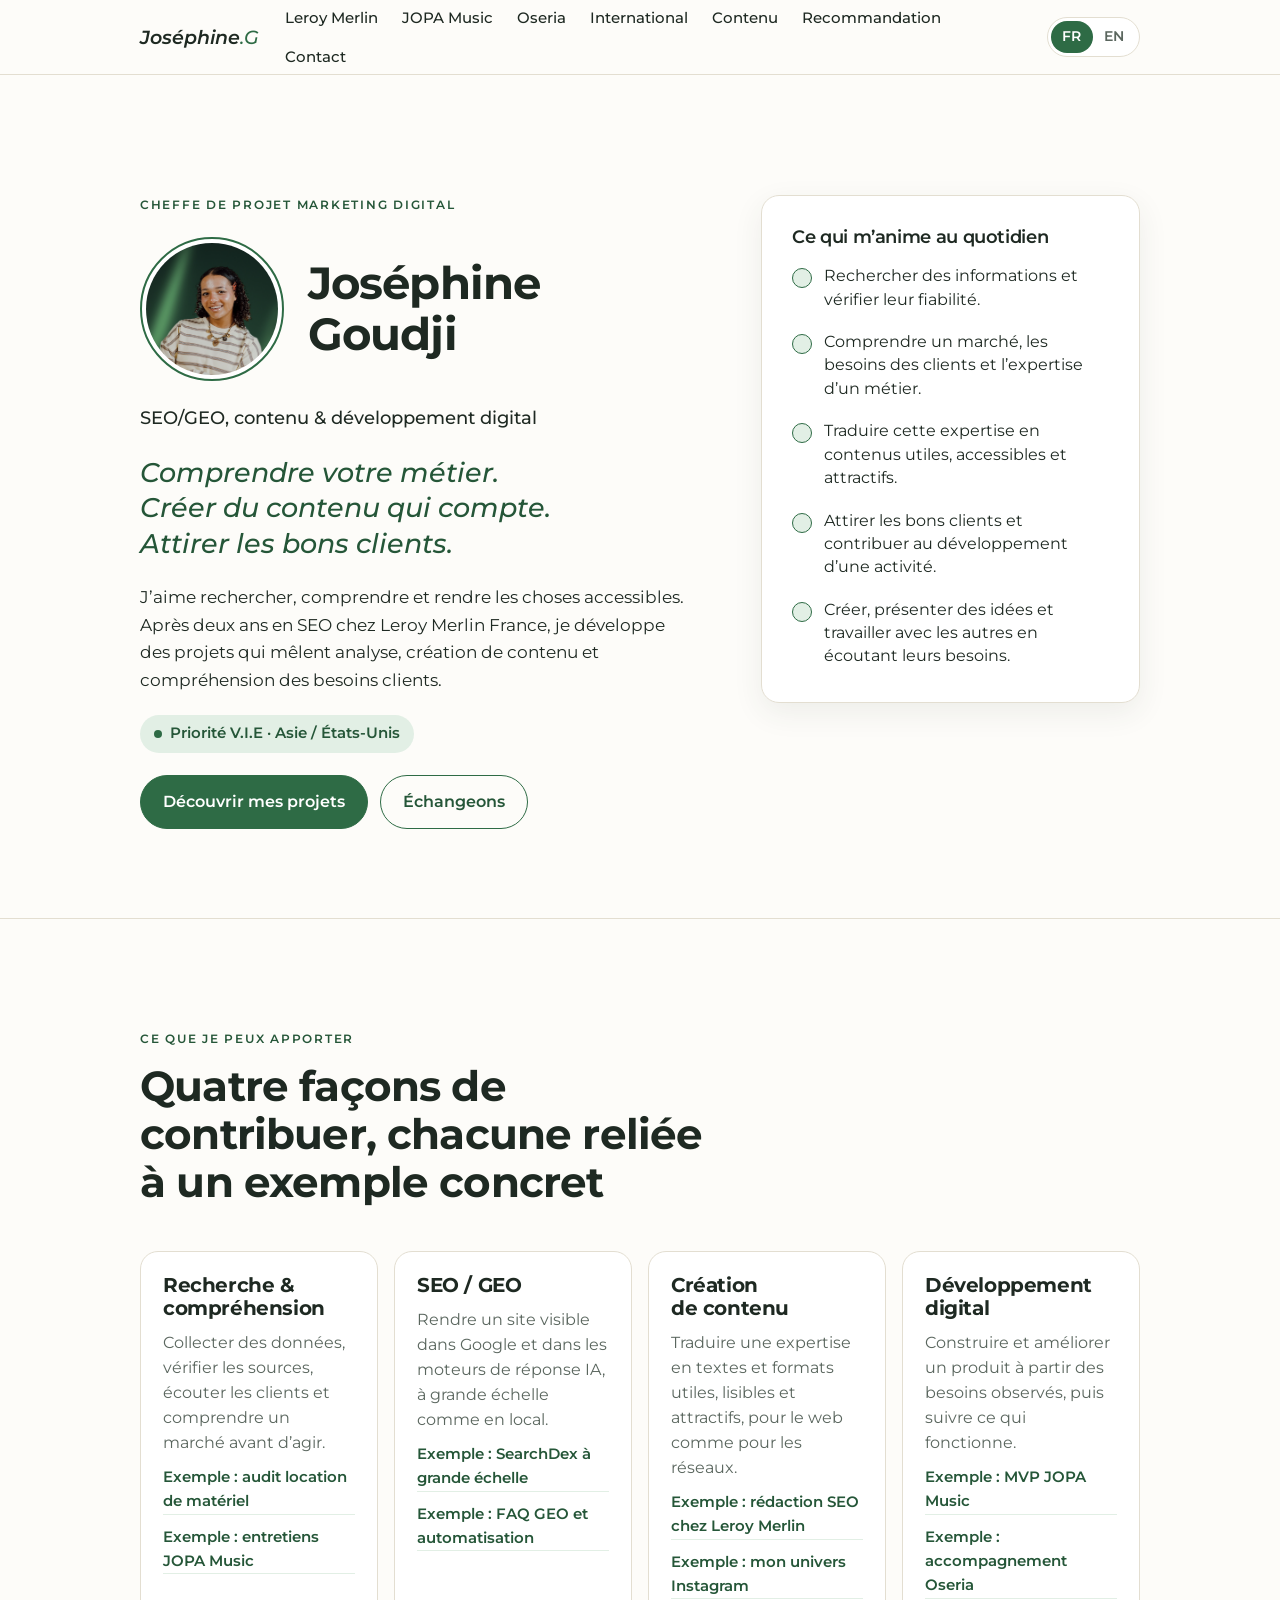
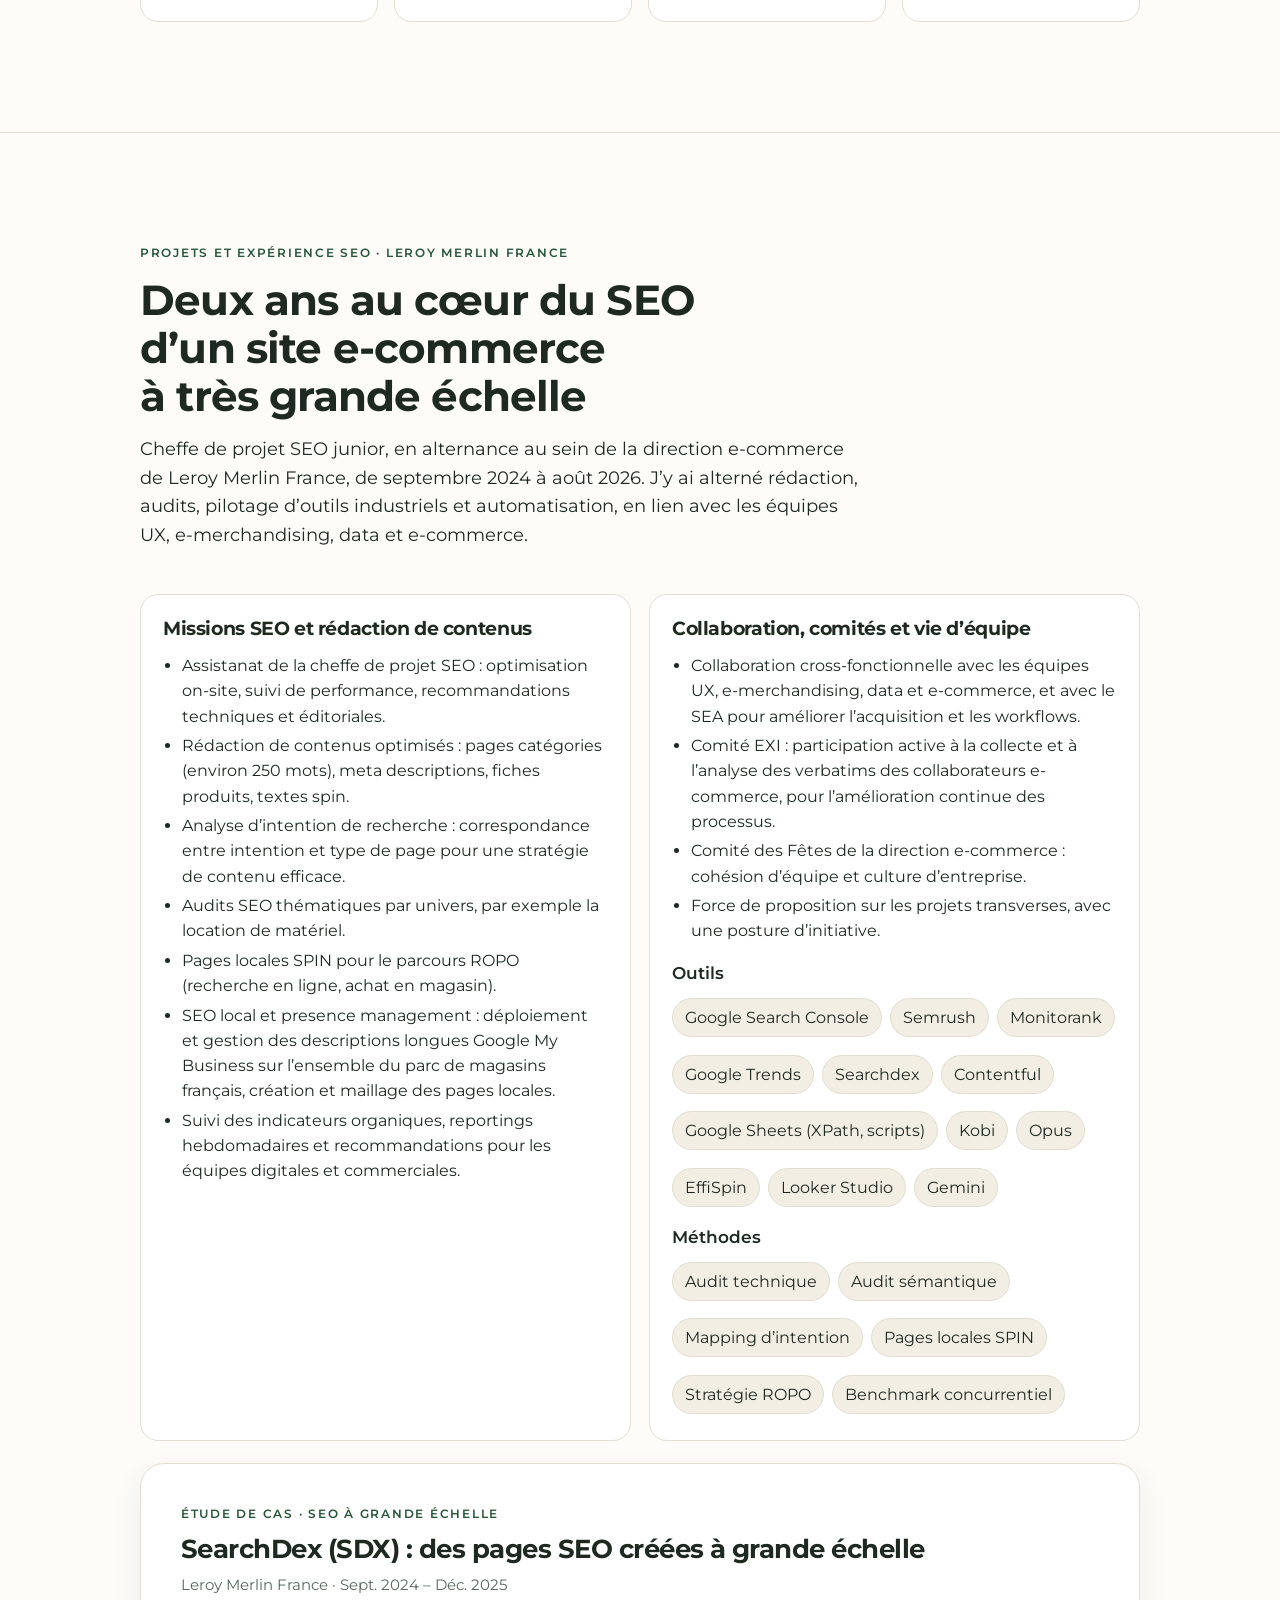
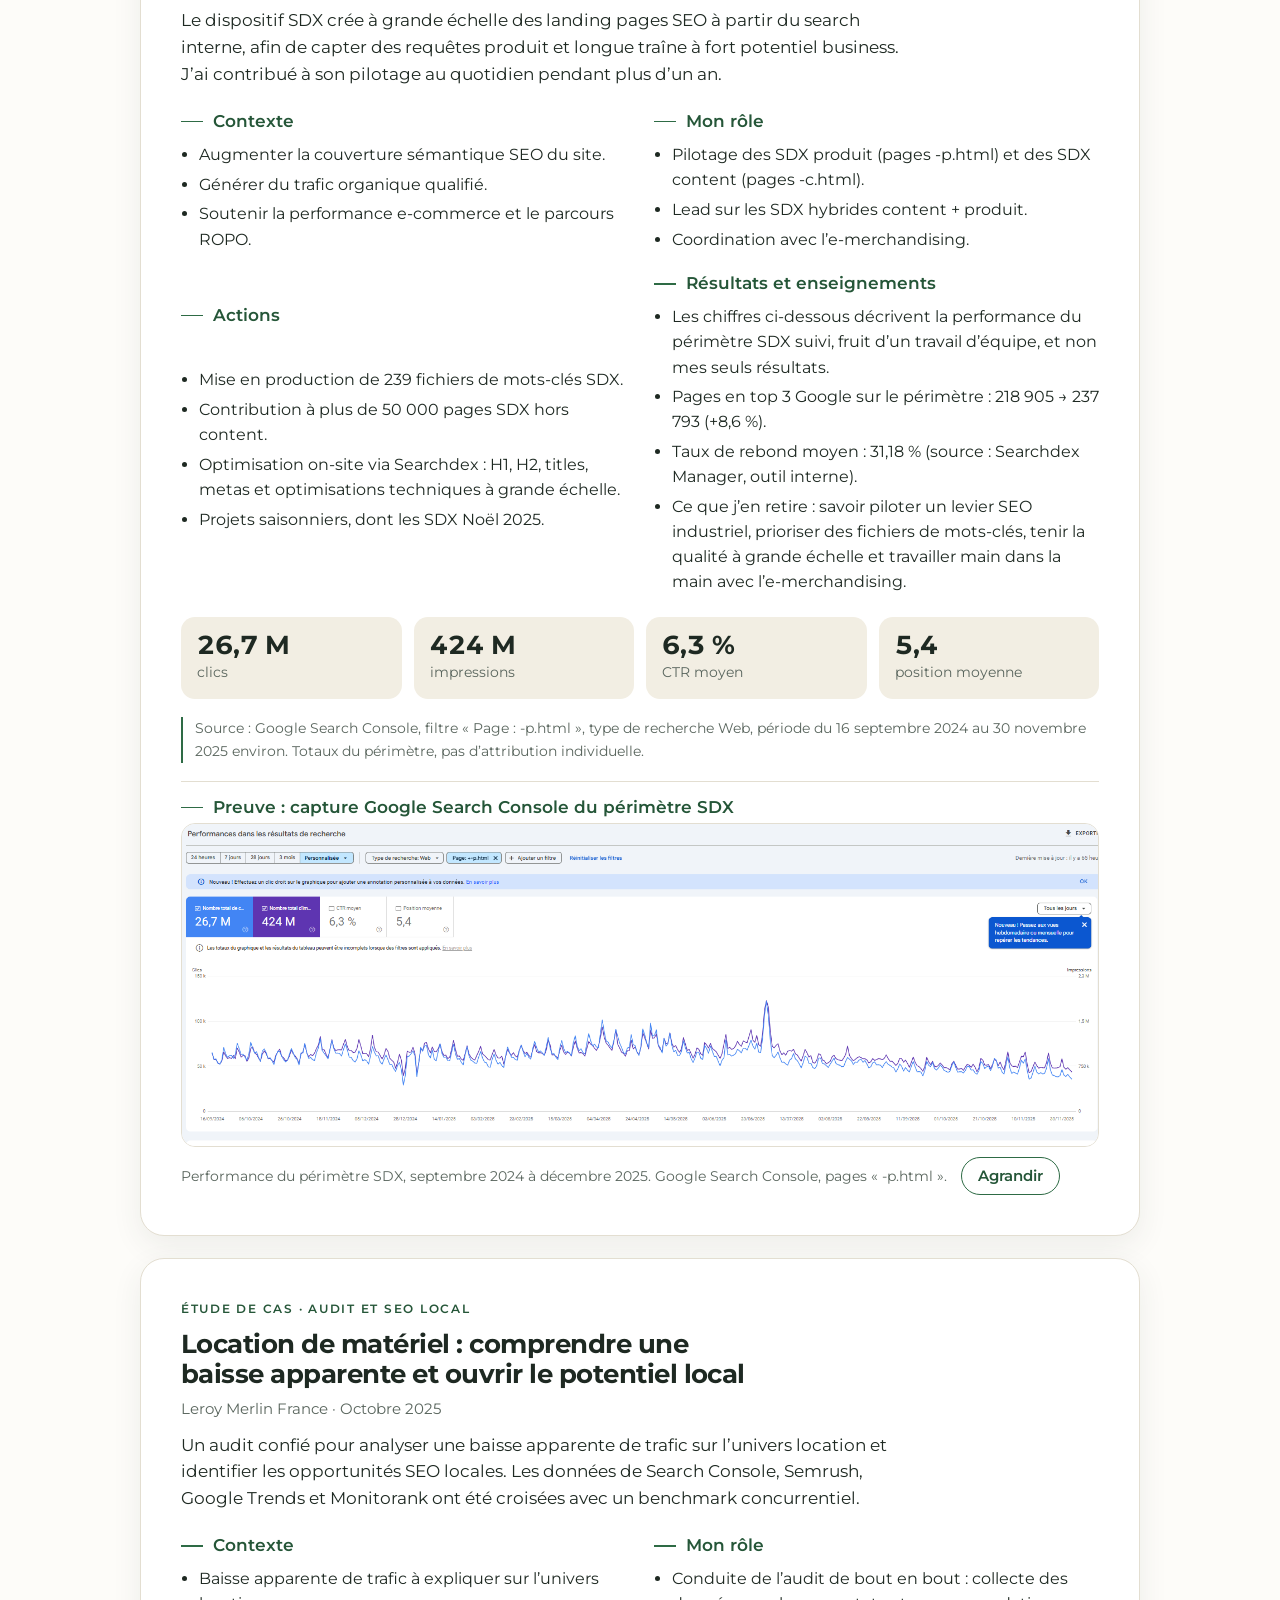
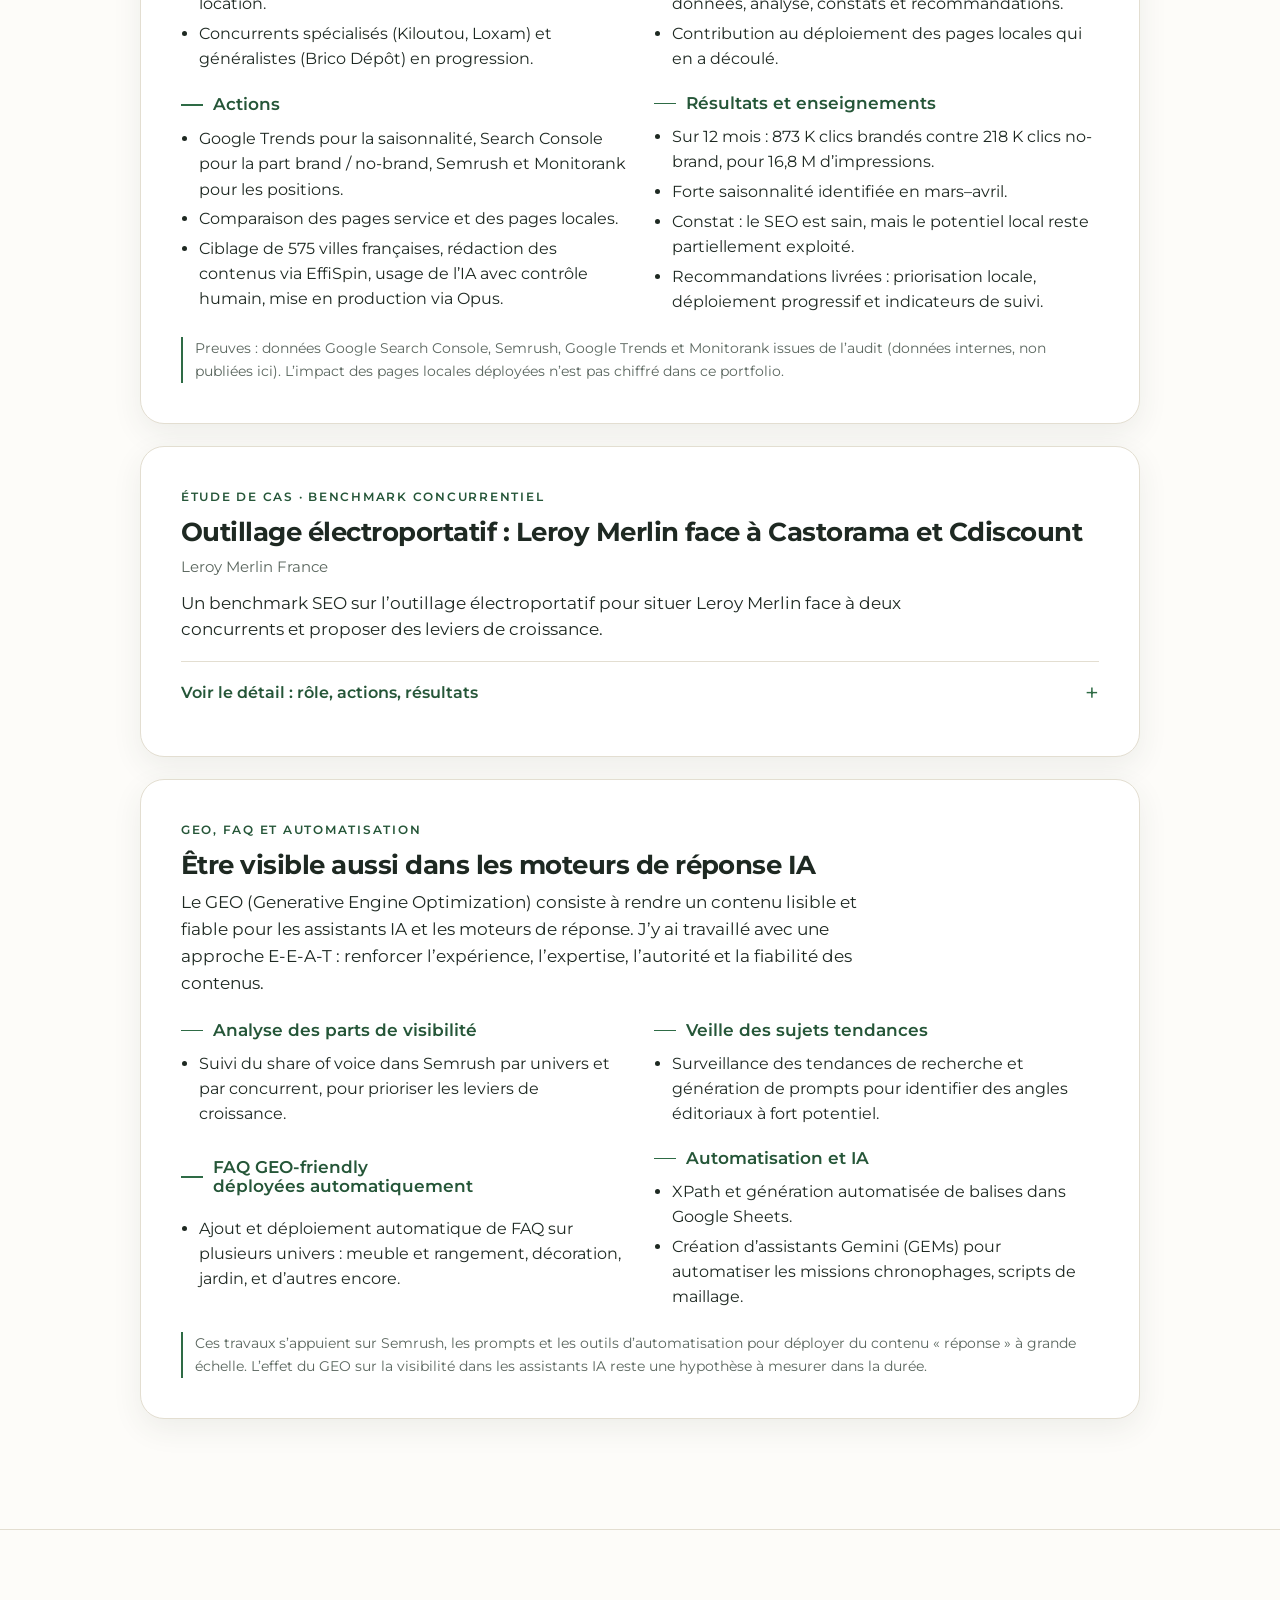
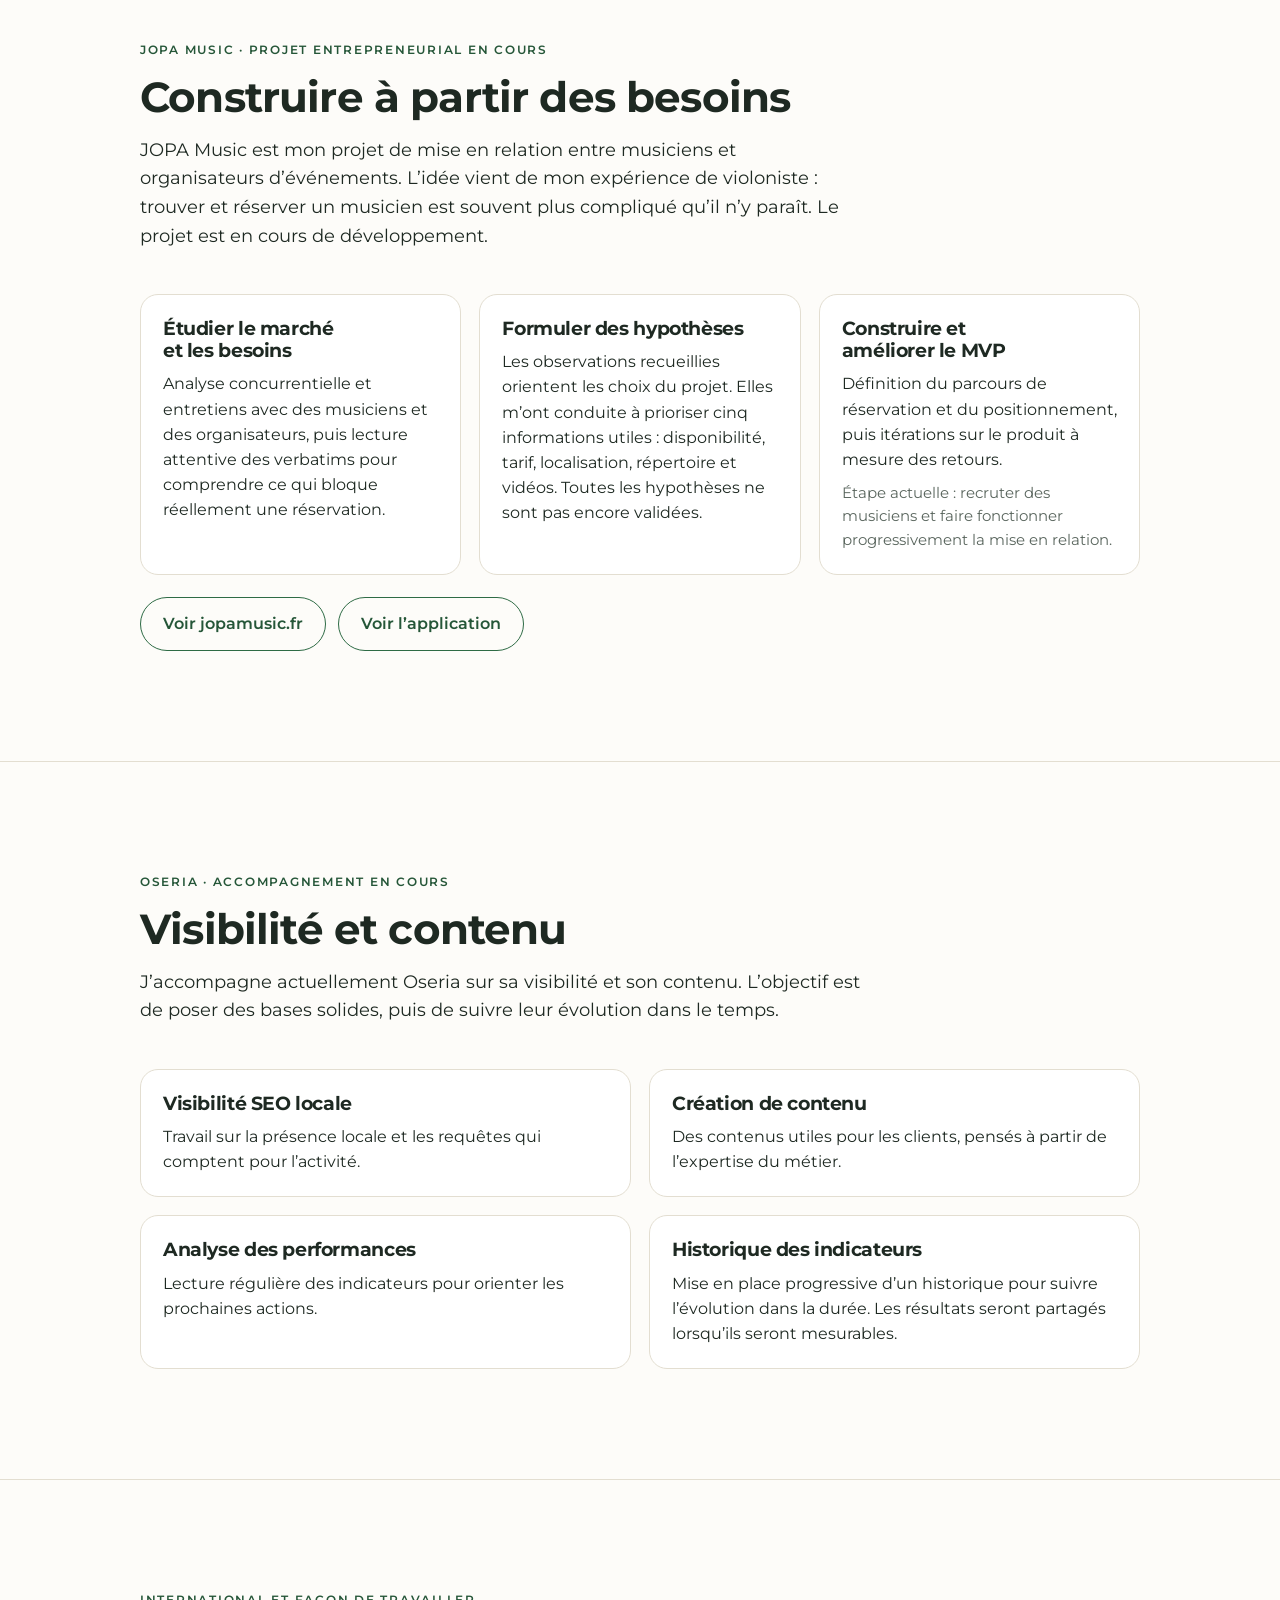
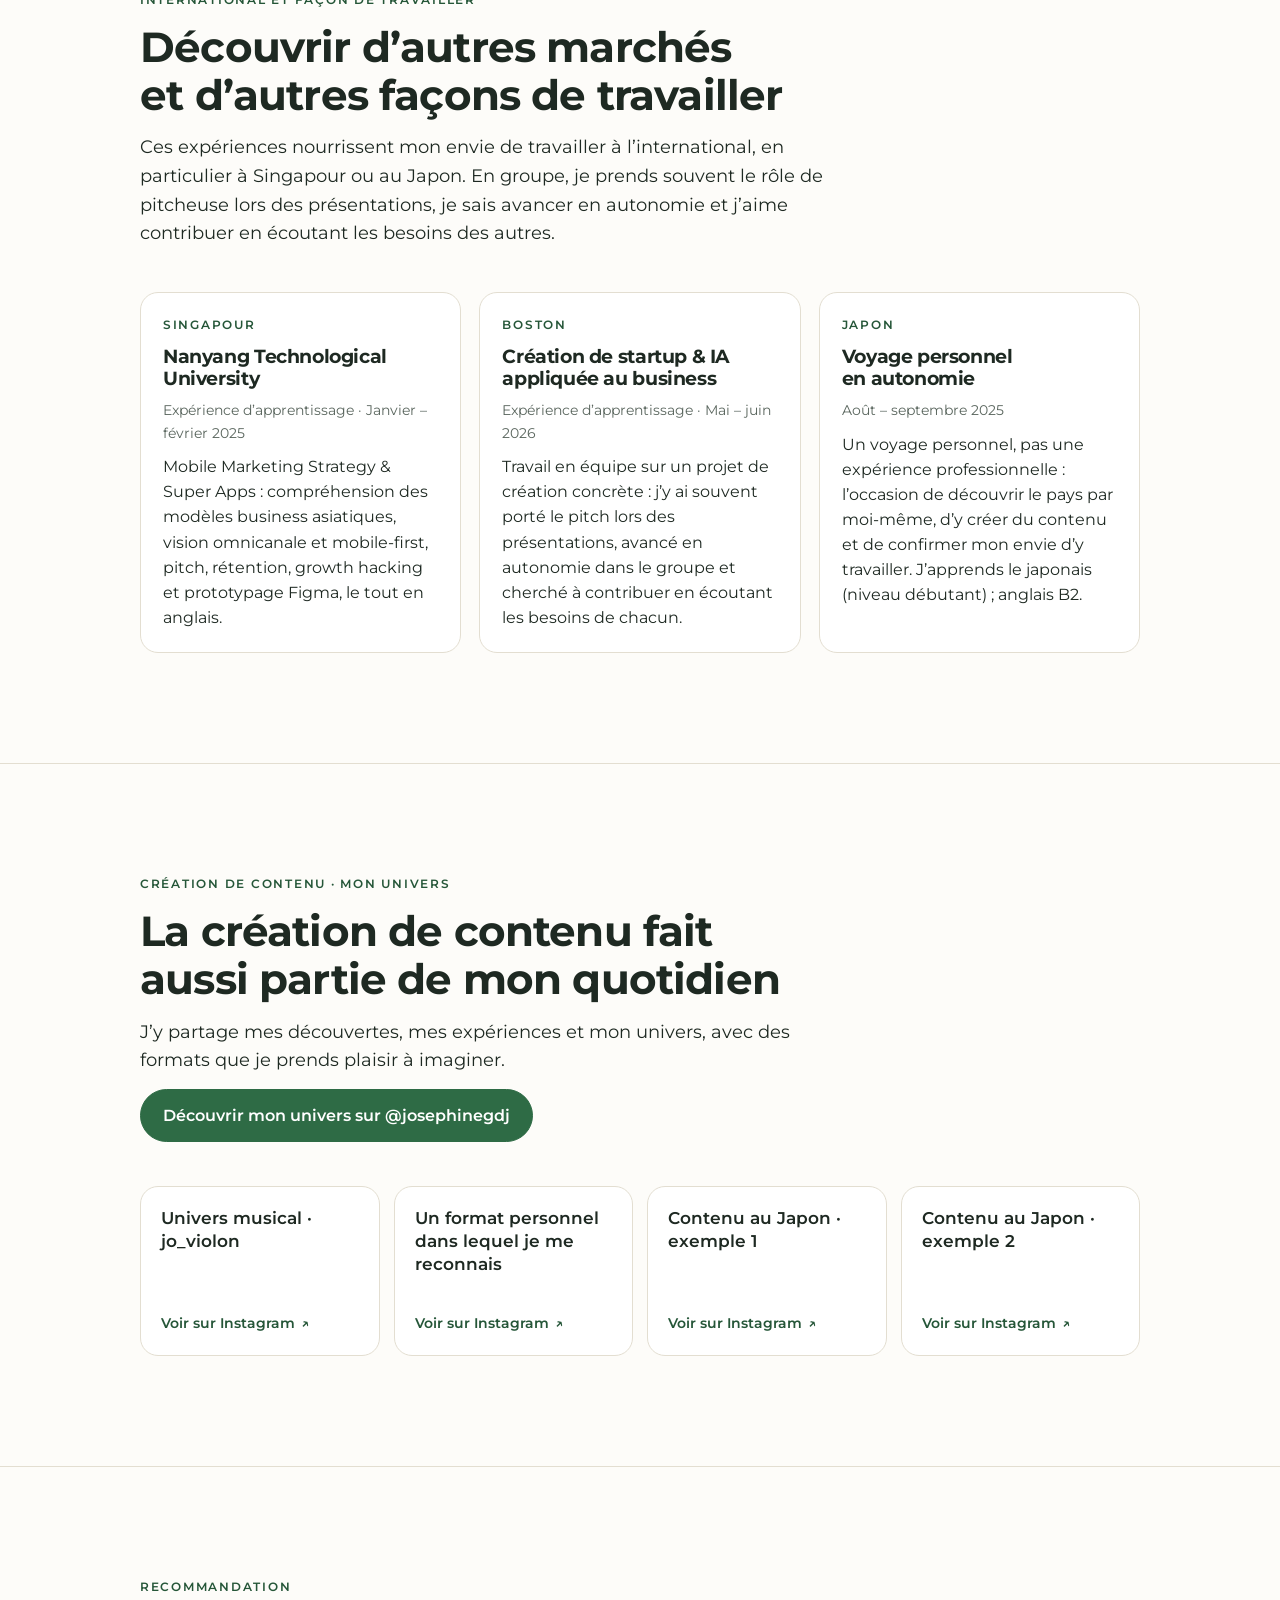
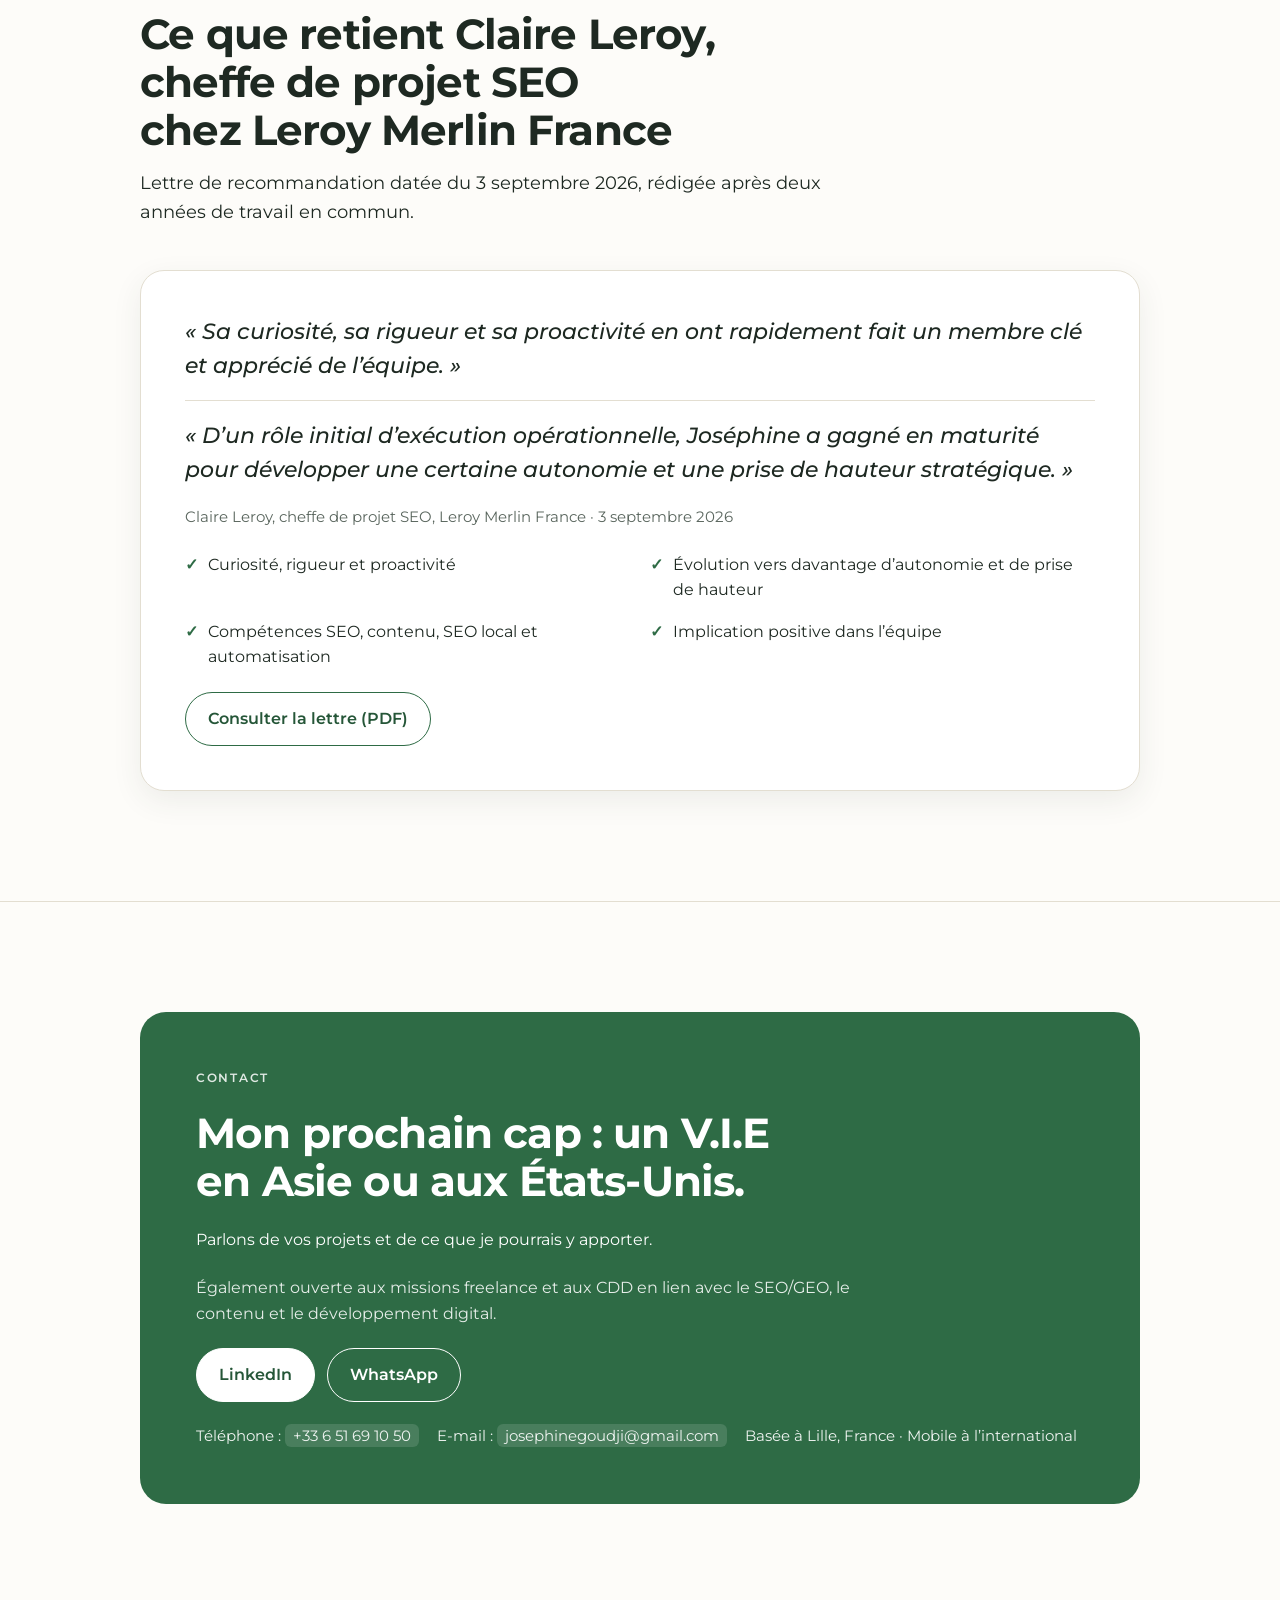
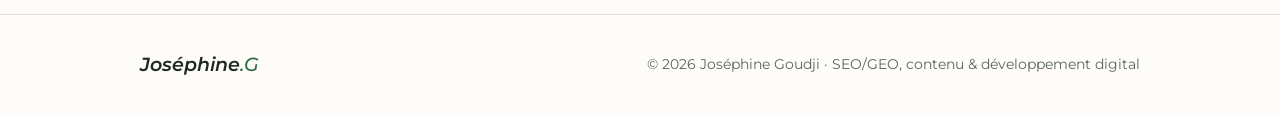
<file: index.html>
<!doctype html><html><head><meta charset=utf8><meta name=viewport content="width=device-width,initial-scale=1,viewport-fit=cover"><style>:root{color-scheme:light;box-sizing:border-box;padding-top:env(safe-area-inset-top,0px);padding-bottom:env(safe-area-inset-bottom,0px)}html{scroll-padding-top:env(safe-area-inset-top,0px)}body{margin:0;padding:0;font:14px -apple-system,BlinkMacSystemFont,sans-serif;background:#faf9f5;color:#141413}img{max-width:100%}[hidden]:not([hidden=until-found i]){display:none!important}</style></head><body>
<title>Joséphine Goudji</title>
<meta name="description" content="Joséphine Goudji, cheffe de projet marketing digital : SEO/GEO, création de contenu et développement digital. Deux ans en SEO chez Leroy Merlin France. Priorité V.I.E en Asie ou aux États-Unis.">
<meta name="author" content="Joséphine Goudji">
<meta property="og:title" content="Joséphine Goudji · SEO/GEO, contenu & développement digital">
<meta property="og:description" content="Comprendre votre métier. Créer du contenu qui compte. Attirer les bons clients.">
<meta property="og:type" content="website">
<link rel="preconnect" href="https://fonts.googleapis.com">
<link rel="preconnect" href="https://fonts.gstatic.com" crossorigin>
<link rel="stylesheet" href="https://fonts.googleapis.com/css2?family=Montserrat:ital,wght@0,400;0,500;0,600;0,700;1,400;1,500;1,600&display=swap">
<style>
/* Layout: one calm editorial column (max 1080px), sections separated by generous space, cream paper with green ink. */
:root{
  color-scheme:light;
  --bg:#FDFCF9;
  --surface:#FFFFFF;
  --surface-2:#F2EEE3;
  --fg:#1E2922;
  --muted:#5A665E;
  --accent:#2E6B45;
  --accent-ink:#255638;
  --accent-soft:#E2EFE5;
  --line:#E3DED1;
  --shadow:0 10px 30px rgba(46,61,50,.08);
  --display:"Montserrat","Helvetica Neue",Arial,sans-serif;
  --body:"Montserrat","Helvetica Neue",Arial,sans-serif;
  --radius:18px;
}

*{box-sizing:border-box}
html{scroll-behavior:smooth}
@media (prefers-reduced-motion: reduce){ html{scroll-behavior:auto} }
body{margin:0;background:var(--bg);color:var(--fg);font-family:var(--body);font-size:16px;line-height:1.6;-webkit-font-smoothing:antialiased}
img{max-width:100%;height:auto;display:block}
a{color:var(--accent-ink)}
a:focus-visible,button:focus-visible,summary:focus-visible{outline:3px solid var(--accent);outline-offset:3px;border-radius:6px}
h1,h2,h3,h4{font-family:var(--display);font-weight:700;line-height:1.15;margin:0;text-wrap:balance;letter-spacing:-.02em}
h1{font-size:clamp(2.4rem,5.5vw,4rem);font-weight:700}
h2{font-size:clamp(1.9rem,3.6vw,2.6rem)}
h3{font-size:clamp(1.3rem,2.2vw,1.6rem)}
h4{font-size:1.05rem;font-weight:600;letter-spacing:0}
p{margin:0}
ul{margin:0;padding-left:1.2em}
li{margin:.3em 0}
.wrap{max-width:1080px;margin:0 auto;padding-inline:clamp(16px,4vw,40px)}
.narrow{max-width:720px}
.eyebrow{font-size:.78rem;text-transform:uppercase;letter-spacing:.14em;color:var(--accent-ink);font-weight:600}
.muted{color:var(--muted)}
.section{padding-block:clamp(56px,9vw,110px);border-top:1px solid var(--line)}
.section-head{display:grid;gap:14px;margin-bottom:clamp(28px,4vw,44px);max-width:720px}
.lead{font-size:1.12rem;max-width:62ch}

/* language */
html[data-lang="fr"] [lang="en"]:not([data-keep]),
html[data-lang="en"] [lang="fr"]:not([data-keep]){display:none !important}

/* nav */
.nav{position:sticky;top:env(safe-area-inset-top,0px);z-index:50;background:color-mix(in srgb,var(--bg) 88%,transparent);backdrop-filter:blur(10px);-webkit-backdrop-filter:blur(10px);border-bottom:1px solid var(--line)}
.nav .wrap{display:flex;align-items:center;justify-content:space-between;gap:16px;min-height:64px}
.sig{font-family:var(--display);font-style:italic;font-weight:600;font-size:1.2rem;text-decoration:none;color:var(--fg);white-space:nowrap}
.sig b{color:var(--accent);font-weight:500}
.nav-links{display:flex;gap:4px;list-style:none;margin:0;padding:0;flex-wrap:wrap}
.nav-links a{text-decoration:none;color:var(--fg);padding:8px 10px;border-radius:999px;font-size:.95rem;font-weight:500}
.nav-links a:hover{background:var(--accent-soft)}
.nav-right{display:flex;align-items:center;gap:10px}
.lang{display:inline-flex;border:1px solid var(--line);border-radius:999px;padding:3px;background:var(--surface)}
.lang button{border:0;background:transparent;color:var(--muted);font:inherit;font-weight:600;font-size:.85rem;padding:5px 11px;border-radius:999px;cursor:pointer;letter-spacing:.04em}
.lang button[aria-pressed="true"]{background:var(--accent);color:#fff}
.menu-btn{display:none;border:1px solid var(--line);background:var(--surface);color:var(--fg);font:inherit;font-weight:600;padding:7px 12px;border-radius:999px;cursor:pointer}
@media (max-width: 900px){
  .menu-btn{display:inline-block}
  .nav-links{display:none;position:absolute;left:0;right:0;top:100%;background:var(--bg);border-bottom:1px solid var(--line);flex-direction:column;padding:10px clamp(16px,4vw,40px) 16px;box-shadow:var(--shadow)}
  .nav-links.open{display:flex}
  .nav-links a{padding:12px 10px;font-size:1.05rem}
}

/* buttons */
.btn{display:inline-flex;align-items:center;gap:8px;text-decoration:none;font-weight:600;padding:13px 22px;border-radius:999px;border:1.5px solid var(--accent);transition:transform .18s ease,background .18s ease,color .18s ease;font-size:1rem;cursor:pointer;font-family:var(--body)}
.btn-primary{background:var(--accent);color:#fff}
.btn-primary:hover{background:var(--accent-ink);border-color:var(--accent-ink)}
.btn-ghost{background:transparent;color:var(--accent-ink)}
.btn-ghost:hover{background:var(--accent-soft)}
.btn-sm{padding:9px 16px;font-size:.92rem}
@media (hover:hover){ .btn:hover{transform:translateY(-1px)} }
@media (prefers-reduced-motion: reduce){ .btn{transition:none} .btn:hover{transform:none} }

/* hero */
.hero-identity{display:flex;align-items:center;gap:24px;min-width:0}
.hero-portrait{display:block;width:144px;height:144px;flex:0 0 144px;object-fit:cover;object-position:50% 25%;border-radius:50%;border:2px solid var(--accent);padding:4px;background:var(--surface)}
.hero-identity h1{min-width:0;margin:0;font-size:clamp(2rem,3.5vw,3.8rem)}
@media(max-width:600px){.hero-identity{flex-direction:column;align-items:flex-start;gap:18px}.hero-portrait{width:128px;height:128px;flex-basis:128px}.hero-identity h1{font-size:clamp(2rem,8vw,3rem)}}

.hero{padding-block:clamp(56px,10vw,120px) clamp(48px,7vw,90px)}
.hero-grid{display:grid;gap:clamp(28px,5vw,64px);grid-template-columns:1.25fr .85fr;align-items:start}
@media (max-width: 860px){ .hero-grid{grid-template-columns:1fr} }
.hero-inner{display:grid;gap:22px}
.hero .tagline{font-family:var(--display);font-size:clamp(1.25rem,2.3vw,1.7rem);font-style:italic;font-weight:500;color:var(--accent-ink);line-height:1.3;max-width:24ch}
.hero .sub{font-size:1.15rem;font-weight:500}
.hero .intro{max-width:58ch;font-size:1.08rem}
.pill{display:inline-flex;align-items:center;gap:8px;background:var(--accent-soft);color:var(--accent-ink);border-radius:999px;padding:7px 14px;font-weight:600;font-size:.92rem;width:max-content;max-width:100%}
.pill::before{content:"";width:8px;height:8px;border-radius:50%;background:var(--accent);flex:none}
.cta-row{display:flex;flex-wrap:wrap;gap:12px}
.drives{background:var(--surface);border:1px solid var(--line);border-radius:var(--radius);padding:clamp(20px,3vw,30px);box-shadow:var(--shadow)}
.drives h2{font-size:1.15rem;margin-bottom:12px;font-weight:600}
.drives ul{list-style:none;padding:0;display:grid;gap:10px}
.drives li{display:flex;gap:12px;align-items:flex-start;line-height:1.45}
.drives li::before{content:"";flex:none;width:18px;height:18px;margin-top:4px;border-radius:50%;background:var(--accent-soft);border:1.5px solid var(--accent)}
.fade{animation:fade .7s ease both}
@keyframes fade{from{opacity:.001;transform:translateY(8px)}to{opacity:1;transform:none}}
@media (prefers-reduced-motion: reduce){ .fade{animation:none} }

/* offer cards */
.offer{display:grid;grid-template-columns:repeat(4,1fr);gap:16px}
@media (max-width: 980px){ .offer{grid-template-columns:repeat(2,1fr)} }
@media (max-width: 520px){ .offer{grid-template-columns:1fr} }
.offer article{background:var(--surface);border:1px solid var(--line);border-radius:var(--radius);padding:22px;display:grid;gap:10px;align-content:start;min-width:0}
.offer h3{font-size:1.25rem}
.offer p{color:var(--muted);font-size:.98rem}
.offer a{font-weight:600;text-decoration:none;font-size:.95rem;border-bottom:1.5px solid var(--accent-soft)}
.offer a:hover{border-color:var(--accent)}

/* chips */
.chips{display:flex;flex-wrap:wrap;gap:8px;list-style:none;padding:0;margin:0}
.chips li{background:var(--surface-2);border:1px solid var(--line);border-radius:999px;padding:6px 12px;font-size:.9rem}

/* case studies */
.case{background:var(--surface);border:1px solid var(--line);border-radius:calc(var(--radius) + 6px);padding:clamp(22px,4vw,40px);display:grid;gap:18px;margin-top:22px;box-shadow:var(--shadow)}
.case-top{display:grid;gap:10px}
.case-top .meta{display:flex;flex-wrap:wrap;gap:8px 16px;color:var(--muted);font-size:.92rem}
.case .summary{font-size:1.05rem;max-width:66ch}
.steps{display:grid;grid-template-columns:repeat(2,1fr);gap:18px 28px;margin-top:6px}
@media (max-width: 700px){ .steps{grid-template-columns:1fr} }
.step{display:grid;gap:6px;min-width:0}
.step h4{display:flex;align-items:center;gap:10px;color:var(--accent-ink)}
.step h4::before{content:"";width:22px;height:1.5px;background:var(--accent)}
.step ul{padding-left:1.1em}
.step li{font-size:.98rem}
details{border-top:1px solid var(--line);padding-top:8px}
summary{list-style:none;cursor:pointer;display:flex;align-items:center;justify-content:space-between;gap:12px;font-weight:600;padding:10px 0;color:var(--accent-ink)}
summary::-webkit-details-marker{display:none}
summary::after{content:"+";font-family:var(--display);font-weight:400;font-size:1.5rem;line-height:1;color:var(--accent);transition:transform .2s}
details[open] summary::after{transform:rotate(45deg)}
@media (prefers-reduced-motion: reduce){ summary::after{transition:none} }
details > div{padding:4px 0 10px}
.proof{border-top:1px solid var(--line);padding-top:16px}
.kpis{display:grid;grid-template-columns:repeat(4,1fr);gap:12px}
@media (max-width: 720px){ .kpis{grid-template-columns:repeat(2,1fr)} }
.kpi{background:var(--surface-2);border-radius:14px;padding:14px 16px;min-width:0}
.kpi b{display:block;font-family:var(--display);font-size:1.6rem;font-weight:700;font-variant-numeric:tabular-nums;line-height:1.1}
.kpi span{font-size:.85rem;color:var(--muted)}
.note{font-size:.9rem;color:var(--muted);border-left:2px solid var(--accent);padding-left:12px}
figure{margin:0;display:grid;gap:10px}
.shot{border:1px solid var(--line);border-radius:14px;overflow:hidden;background:#fff;cursor:zoom-in;padding:0;width:100%;display:block}
.shot img{width:100%}
figcaption{font-size:.9rem;color:var(--muted);display:flex;flex-wrap:wrap;gap:6px 14px;align-items:center}
dialog.lightbox{border:0;padding:0;background:transparent;max-width:min(96vw,1700px);width:auto;margin:auto}
dialog.lightbox::backdrop{background:rgba(10,16,12,.86)}
dialog.lightbox .frame{background:#fff;border-radius:12px;padding:10px;display:grid;gap:8px;max-height:92vh;overflow:auto}
dialog.lightbox img{max-width:100%;width:1640px;max-height:none}
dialog.lightbox .bar{display:flex;justify-content:space-between;align-items:center;gap:10px;font-size:.9rem;color:#3b4a40}
dialog.lightbox button{border:1px solid #cfd6d0;background:#f4f6f3;color:#1e2922;border-radius:999px;padding:6px 14px;font:inherit;font-weight:600;cursor:pointer}

/* grids */
.grid-2{display:grid;grid-template-columns:repeat(2,1fr);gap:18px}
.grid-3{display:grid;grid-template-columns:repeat(3,1fr);gap:18px}
@media (max-width: 900px){ .grid-3{grid-template-columns:repeat(2,1fr)} }
@media (max-width: 600px){ .grid-2,.grid-3{grid-template-columns:1fr} }
.card{background:var(--surface);border:1px solid var(--line);border-radius:var(--radius);padding:22px;display:grid;gap:10px;align-content:start;min-width:0}
.card h3{font-size:1.2rem}
.card p,.card li{font-size:.98rem}
.card .muted{font-size:.92rem}

/* instagram */
.insta-cards{display:grid;grid-template-columns:repeat(4,1fr);gap:14px}
@media (max-width: 900px){ .insta-cards{grid-template-columns:repeat(2,1fr)} }
@media (max-width: 480px){ .insta-cards{grid-template-columns:1fr} }
.insta{background:var(--surface);border:1px solid var(--line);border-radius:var(--radius);padding:20px;display:grid;gap:14px;align-content:space-between;min-height:170px;text-decoration:none;color:var(--fg);transition:transform .18s ease,border-color .18s ease}
.insta:hover{border-color:var(--accent);transform:translateY(-2px)}
@media (prefers-reduced-motion: reduce){ .insta{transition:none} .insta:hover{transform:none} }
.insta .k{font-family:var(--display);font-size:1.05rem;font-weight:600;line-height:1.35}
.insta .go{font-size:.9rem;font-weight:600;color:var(--accent-ink);display:flex;align-items:center;gap:6px}
.insta .go::after{content:"↗"}

/* timeline-ish */
.world{display:grid;grid-template-columns:repeat(3,1fr);gap:18px}
@media (max-width: 900px){ .world{grid-template-columns:1fr} }
.world .card .when{font-size:.88rem;color:var(--muted)}

/* quote */
.quote{background:var(--surface);border:1px solid var(--line);border-radius:calc(var(--radius) + 6px);padding:clamp(24px,4vw,44px);display:grid;gap:18px;box-shadow:var(--shadow)}
blockquote{margin:0;font-family:var(--display);font-size:clamp(1.1rem,2vw,1.4rem);font-style:italic;font-weight:500;line-height:1.5;color:var(--fg);text-wrap:pretty}
blockquote + blockquote{border-top:1px solid var(--line);padding-top:18px}
.quote cite{font-style:normal;font-size:.95rem;color:var(--muted)}
.points{display:grid;grid-template-columns:repeat(2,1fr);gap:8px 20px;list-style:none;padding:0}
@media (max-width: 600px){ .points{grid-template-columns:1fr} }
.points li{display:flex;gap:10px;align-items:flex-start;font-size:.98rem}
.points li::before{content:"✓";color:var(--accent);font-weight:700;flex:none}

/* contact */
.contact-box{background:var(--accent);color:#fff;border-radius:calc(var(--radius) + 8px);padding:clamp(28px,5vw,56px);display:grid;gap:22px}
.contact-box h2{color:#fff}
.contact-box p{max-width:60ch}
.contact-box .secondary{opacity:.88;font-size:1rem}
.contact-links{display:flex;flex-wrap:wrap;gap:12px}
.contact-box .btn{border-color:#fff;color:#fff;background:transparent}
.contact-box .btn:hover{background:#fff;color:var(--accent-ink)}
.contact-box .btn.solid{background:#fff;color:var(--accent-ink)}
.contact-box .btn.solid:hover{background:#EAF3EC}
.contact-plain{display:flex;flex-wrap:wrap;gap:8px 18px;font-size:.95rem;opacity:.92}
.contact-plain code{font-family:inherit;user-select:all;background:rgba(255,255,255,.14);padding:2px 8px;border-radius:6px}
footer{padding-block:34px;border-top:1px solid var(--line);color:var(--muted);font-size:.9rem}
footer .wrap{display:flex;flex-wrap:wrap;gap:10px 20px;justify-content:space-between;align-items:center}
.sr-only{position:absolute;width:1px;height:1px;overflow:hidden;clip:rect(0 0 0 0);white-space:nowrap}
</style>
<script>
(function(){try{var s=localStorage.getItem('jg-lang');if(s==='en'||s==='fr'){document.documentElement.setAttribute('data-lang',s);document.documentElement.setAttribute('lang',s);}}catch(e){}})();
</script>

<header class="nav">
  <div class="wrap">
    <a class="sig" href="#accueil" aria-label="Joséphine.G — accueil">Joséphine<b>.G</b></a>
    <nav aria-label="Navigation principale">
      <ul class="nav-links" id="navlinks">
        <li><a href="#projets">Leroy Merlin</a></li>
        <li><a href="#jopa">JOPA Music</a></li>
        <li><a href="#oseria">Oseria</a></li>
        <li><a href="#international">International</a></li>
        <li><a href="#contenu"><span lang="fr">Contenu</span><span lang="en">Content</span></a></li>
        <li><a href="#recommandation"><span lang="fr">Recommandation</span><span lang="en">Reference</span></a></li>
        <li><a href="#contact">Contact</a></li>
      </ul>
    </nav>
    <div class="nav-right">
      <div class="lang" role="group" aria-label="Langue / Language">
        <button type="button" id="lang-fr" aria-pressed="true" lang="fr" data-keep>FR</button>
        <button type="button" id="lang-en" aria-pressed="false" lang="en" data-keep>EN</button>
      </div>
      <button type="button" class="menu-btn" id="menubtn" aria-expanded="false" aria-controls="navlinks">Menu</button>
    </div>
  </div>
</header>

<main>
<!-- 1. ACCUEIL -->
<section class="hero" id="accueil">
  <div class="wrap hero-grid">
    <div class="hero-inner fade">
      <span class="eyebrow"><span lang="fr">Cheffe de projet marketing digital</span><span lang="en">Digital marketing project manager</span></span>
      <div class="hero-identity"><img class="hero-portrait" src="src/assets/josephine-portrait.jpeg" alt="Joséphine Goudji" width="144" height="144" fetchpriority="high"><h1>Joséphine Goudji</h1></div>
      <p class="sub"><span lang="fr">SEO/GEO, contenu &amp; développement digital</span><span lang="en">SEO/GEO, content &amp; digital growth</span></p>
      <p class="tagline"><span lang="fr">Comprendre votre métier. Créer du contenu qui compte. Attirer les bons clients.</span><span lang="en">Understand your business. Create content that counts. Attract the right customers.</span></p>
      <p class="intro"><span lang="fr">J’aime rechercher, comprendre et rendre les choses accessibles. Après deux ans en SEO chez Leroy Merlin France, je développe des projets qui mêlent analyse, création de contenu et compréhension des besoins clients.</span><span lang="en">I like researching, understanding and making things accessible. After two years in SEO at Leroy Merlin France, I build projects that combine analysis, content creation and a close reading of customer needs.</span></p>
      <span class="pill"><span lang="fr">Priorité V.I.E · Asie / États-Unis</span><span lang="en">Priority: V.I.E · Asia / United States</span></span>
      <div class="cta-row">
        <a class="btn btn-primary" href="#projets"><span lang="fr">Découvrir mes projets</span><span lang="en">See my work</span></a>
        <a class="btn btn-ghost" href="#contact"><span lang="fr">Échangeons</span><span lang="en">Let’s talk</span></a>
      </div>
    </div>
    <aside class="drives fade" aria-labelledby="drives-h">
      <h2 id="drives-h"><span lang="fr">Ce qui m’anime au quotidien</span><span lang="en">What drives me day to day</span></h2>
      <ul>
        <li><span lang="fr">Rechercher des informations et vérifier leur fiabilité.</span><span lang="en">Researching information and checking how reliable it is.</span></li>
        <li><span lang="fr">Comprendre un marché, les besoins des clients et l’expertise d’un métier.</span><span lang="en">Understanding a market, its customers’ needs and the expertise of a trade.</span></li>
        <li><span lang="fr">Traduire cette expertise en contenus utiles, accessibles et attractifs.</span><span lang="en">Turning that expertise into useful, accessible and appealing content.</span></li>
        <li><span lang="fr">Attirer les bons clients et contribuer au développement d’une activité.</span><span lang="en">Attracting the right customers and helping a business grow.</span></li>
        <li><span lang="fr">Créer, présenter des idées et travailler avec les autres en écoutant leurs besoins.</span><span lang="en">Creating, pitching ideas and working with others by listening to what they need.</span></li>
      </ul>
    </aside>
  </div>
</section>

<!-- Ce que je peux apporter -->
<section class="section" id="apports" aria-labelledby="apports-h">
  <div class="wrap">
    <div class="section-head">
      <span class="eyebrow"><span lang="fr">Ce que je peux apporter</span><span lang="en">What I can bring</span></span>
      <h2 id="apports-h"><span lang="fr">Quatre façons de contribuer, chacune reliée à un exemple concret</span><span lang="en">Four ways to contribute, each tied to a concrete example</span></h2>
    </div>
    <div class="offer">
      <article>
        <h3><span lang="fr">Recherche &amp; compréhension</span><span lang="en">Research &amp; understanding</span></h3>
        <p><span lang="fr">Collecter des données, vérifier les sources, écouter les clients et comprendre un marché avant d’agir.</span><span lang="en">Gathering data, checking sources, listening to customers and understanding a market before acting.</span></p>
        <a href="#cas-location"><span lang="fr">Exemple : audit location de matériel</span><span lang="en">Example: equipment rental audit</span></a>
        <a href="#jopa"><span lang="fr">Exemple : entretiens JOPA Music</span><span lang="en">Example: JOPA Music interviews</span></a>
      </article>
      <article>
        <h3>SEO / GEO</h3>
        <p><span lang="fr">Rendre un site visible dans Google et dans les moteurs de réponse IA, à grande échelle comme en local.</span><span lang="en">Making a site visible in Google and in AI answer engines, at scale and locally.</span></p>
        <a href="#cas-sdx"><span lang="fr">Exemple : SearchDex à grande échelle</span><span lang="en">Example: SearchDex at scale</span></a>
        <a href="#geo"><span lang="fr">Exemple : FAQ GEO et automatisation</span><span lang="en">Example: GEO FAQs and automation</span></a>
      </article>
      <article>
        <h3><span lang="fr">Création de contenu</span><span lang="en">Content creation</span></h3>
        <p><span lang="fr">Traduire une expertise en textes et formats utiles, lisibles et attractifs, pour le web comme pour les réseaux.</span><span lang="en">Turning expertise into useful, readable and appealing texts and formats, for the web and for social media.</span></p>
        <a href="#missions"><span lang="fr">Exemple : rédaction SEO chez Leroy Merlin</span><span lang="en">Example: SEO writing at Leroy Merlin</span></a>
        <a href="#contenu"><span lang="fr">Exemple : mon univers Instagram</span><span lang="en">Example: my Instagram universe</span></a>
      </article>
      <article>
        <h3><span lang="fr">Développement digital</span><span lang="en">Digital growth</span></h3>
        <p><span lang="fr">Construire et améliorer un produit à partir des besoins observés, puis suivre ce qui fonctionne.</span><span lang="en">Building and improving a product from observed needs, then tracking what works.</span></p>
        <a href="#jopa"><span lang="fr">Exemple : MVP JOPA Music</span><span lang="en">Example: JOPA Music MVP</span></a>
        <a href="#oseria"><span lang="fr">Exemple : accompagnement Oseria</span><span lang="en">Example: supporting Oseria</span></a>
      </article>
    </div>
  </div>
</section>

<!-- 2. PROJETS ET EXPÉRIENCE SEO — LEROY MERLIN -->
<section class="section" id="projets" aria-labelledby="projets-h">
  <div class="wrap">
    <div class="section-head">
      <span class="eyebrow"><span lang="fr">Projets et expérience SEO · Leroy Merlin France</span><span lang="en">SEO projects and experience · Leroy Merlin France</span></span>
      <h2 id="projets-h"><span lang="fr">Deux ans au cœur du SEO d’un site e-commerce à très grande échelle</span><span lang="en">Two years inside the SEO of a very large e-commerce site</span></h2>
      <p class="lead"><span lang="fr">Cheffe de projet SEO junior, en alternance au sein de la direction e-commerce de Leroy Merlin France, de septembre 2024 à août 2026. J’y ai alterné rédaction, audits, pilotage d’outils industriels et automatisation, en lien avec les équipes UX, e-merchandising, data et e-commerce.</span><span lang="en">Junior SEO project manager, on a work-study contract within the e-commerce department of Leroy Merlin France, from September 2024 to August 2026. I moved between writing, audits, running large-scale tooling and automation, alongside the UX, e-merchandising, data and e-commerce teams.</span></p>
    </div>

    <!-- Missions -->
    <div id="missions" class="grid-2">
      <article class="card">
        <h3><span lang="fr">Missions SEO et rédaction de contenus</span><span lang="en">SEO missions and content writing</span></h3>
        <ul>
          <li><span lang="fr">Assistanat de la cheffe de projet SEO : optimisation on-site, suivi de performance, recommandations techniques et éditoriales.</span><span lang="en">Supporting the SEO project manager: on-site optimisation, performance tracking, technical and editorial recommendations.</span></li>
          <li><span lang="fr">Rédaction de contenus optimisés : pages catégories (environ 250 mots), meta descriptions, fiches produits, textes spin.</span><span lang="en">Writing optimised content: category pages (around 250 words), meta descriptions, product sheets, spin texts.</span></li>
          <li><span lang="fr">Analyse d’intention de recherche : correspondance entre intention et type de page pour une stratégie de contenu efficace.</span><span lang="en">Search intent analysis: matching intent to page type for an effective content strategy.</span></li>
          <li><span lang="fr">Audits SEO thématiques par univers, par exemple la location de matériel.</span><span lang="en">Thematic SEO audits by category, for example equipment rental.</span></li>
          <li><span lang="fr">Pages locales SPIN pour le parcours ROPO (recherche en ligne, achat en magasin).</span><span lang="en">Local SPIN pages for the ROPO journey (research online, purchase offline).</span></li>
          <li><span lang="fr">SEO local et presence management : déploiement et gestion des descriptions longues Google My Business sur l’ensemble du parc de magasins français, création et maillage des pages locales.</span><span lang="en">Local SEO and presence management: deploying and managing long Google My Business descriptions across all French stores, creating and interlinking local pages.</span></li>
          <li><span lang="fr">Suivi des indicateurs organiques, reportings hebdomadaires et recommandations pour les équipes digitales et commerciales.</span><span lang="en">Organic KPI monitoring, weekly reporting and recommendations for digital and commercial teams.</span></li>
        </ul>
      </article>
      <article class="card">
        <h3><span lang="fr">Collaboration, comités et vie d’équipe</span><span lang="en">Collaboration, committees and team life</span></h3>
        <ul>
          <li><span lang="fr">Collaboration cross-fonctionnelle avec les équipes UX, e-merchandising, data et e-commerce, et avec le SEA pour améliorer l’acquisition et les workflows.</span><span lang="en">Cross-functional work with the UX, e-merchandising, data and e-commerce teams, and with paid search to improve acquisition and workflows.</span></li>
          <li><span lang="fr">Comité EXI : participation active à la collecte et à l’analyse des verbatims des collaborateurs e-commerce, pour l’amélioration continue des processus.</span><span lang="en">EXI committee: active role in collecting and analysing e-commerce employees’ feedback to improve processes continuously.</span></li>
          <li><span lang="fr">Comité des Fêtes de la direction e-commerce : cohésion d’équipe et culture d’entreprise.</span><span lang="en">E-commerce department events committee: team cohesion and company culture.</span></li>
          <li><span lang="fr">Force de proposition sur les projets transverses, avec une posture d’initiative.</span><span lang="en">Proactive on cross-team projects, with an initiative-taking stance.</span></li>
        </ul>
        <h4 style="margin-top:6px"><span lang="fr">Outils</span><span lang="en">Tools</span></h4>
        <ul class="chips" aria-label="Outils">
          <li>Google Search Console</li><li>Semrush</li><li>Monitorank</li><li>Google Trends</li><li>Searchdex</li><li>Contentful</li><li>Google Sheets (XPath, scripts)</li><li>Kobi</li><li>Opus</li><li>EffiSpin</li><li>Looker Studio</li><li>Gemini</li>
        </ul>
        <h4 style="margin-top:6px"><span lang="fr">Méthodes</span><span lang="en">Methods</span></h4>
        <ul class="chips" aria-label="Méthodes">
          <li><span lang="fr">Audit technique</span><span lang="en">Technical audit</span></li>
          <li><span lang="fr">Audit sémantique</span><span lang="en">Semantic audit</span></li>
          <li><span lang="fr">Mapping d’intention</span><span lang="en">Intent mapping</span></li>
          <li><span lang="fr">Pages locales SPIN</span><span lang="en">Local SPIN pages</span></li>
          <li><span lang="fr">Stratégie ROPO</span><span lang="en">ROPO strategy</span></li>
          <li><span lang="fr">Benchmark concurrentiel</span><span lang="en">Competitive benchmark</span></li>
        </ul>
      </article>
    </div>

    <!-- Étude de cas 1 : SearchDex -->
    <article class="case" id="cas-sdx" aria-labelledby="sdx-h">
      <div class="case-top">
        <span class="eyebrow"><span lang="fr">Étude de cas · SEO à grande échelle</span><span lang="en">Case study · SEO at scale</span></span>
        <h3 id="sdx-h"><span lang="fr">SearchDex (SDX) : des pages SEO créées à grande échelle</span><span lang="en">SearchDex (SDX): SEO landing pages created at scale</span></h3>
        <div class="meta">
          <span><span lang="fr">Leroy Merlin France · Sept. 2024 – Déc. 2025</span><span lang="en">Leroy Merlin France · Sept. 2024 – Dec. 2025</span></span>
        </div>
        <p class="summary"><span lang="fr">Le dispositif SDX crée à grande échelle des landing pages SEO à partir du search interne, afin de capter des requêtes produit et longue traîne à fort potentiel business. J’ai contribué à son pilotage au quotidien pendant plus d’un an.</span><span lang="en">The SDX system creates SEO landing pages at scale from internal search data, to capture product and long-tail queries with high business potential. I helped run it day to day for over a year.</span></p>
      </div>

      <div class="steps">
        <div class="step">
          <h4><span lang="fr">Contexte</span><span lang="en">Context</span></h4>
          <ul>
            <li><span lang="fr">Augmenter la couverture sémantique SEO du site.</span><span lang="en">Increase the site’s SEO semantic coverage.</span></li>
            <li><span lang="fr">Générer du trafic organique qualifié.</span><span lang="en">Generate qualified organic traffic.</span></li>
            <li><span lang="fr">Soutenir la performance e-commerce et le parcours ROPO.</span><span lang="en">Support e-commerce performance and the ROPO journey.</span></li>
          </ul>
        </div>
        <div class="step">
          <h4><span lang="fr">Mon rôle</span><span lang="en">My role</span></h4>
          <ul>
            <li><span lang="fr">Pilotage des SDX produit (pages -p.html) et des SDX content (pages -c.html).</span><span lang="en">Running product SDX (-p.html pages) and content SDX (-c.html pages).</span></li>
            <li><span lang="fr">Lead sur les SDX hybrides content + produit.</span><span lang="en">Lead on hybrid content + product SDX.</span></li>
            <li><span lang="fr">Coordination avec l’e-merchandising.</span><span lang="en">Coordination with e-merchandising.</span></li>
          </ul>
        </div>
        <div class="step">
          <h4>Actions</h4>
          <ul>
            <li><span lang="fr">Mise en production de 239 fichiers de mots-clés SDX.</span><span lang="en">Put 239 SDX keyword files into production.</span></li>
            <li><span lang="fr">Contribution à plus de 50 000 pages SDX hors content.</span><span lang="en">Contributed to more than 50,000 non-content SDX pages.</span></li>
            <li><span lang="fr">Optimisation on-site via Searchdex : H1, H2, titles, metas et optimisations techniques à grande échelle.</span><span lang="en">On-site optimisation through Searchdex: H1, H2, titles, metas and technical fixes at scale.</span></li>
            <li><span lang="fr">Projets saisonniers, dont les SDX Noël 2025.</span><span lang="en">Seasonal projects, including the Christmas 2025 SDX.</span></li>
          </ul>
        </div>
        <div class="step">
          <h4><span lang="fr">Résultats et enseignements</span><span lang="en">Results and lessons</span></h4>
          <ul>
            <li><span lang="fr">Les chiffres ci-dessous décrivent la performance du périmètre SDX suivi, fruit d’un travail d’équipe, et non mes seuls résultats.</span><span lang="en">The figures below describe the performance of the SDX perimeter I worked on. They reflect a team effort, not my results alone.</span></li>
            <li><span lang="fr">Pages en top 3 Google sur le périmètre : 218 905 → 237 793 (+8,6 %).</span><span lang="en">Pages ranking in Google’s top 3 on the perimeter: 218,905 → 237,793 (+8.6%).</span></li>
            <li><span lang="fr">Taux de rebond moyen : 31,18 % (source : Searchdex Manager, outil interne).</span><span lang="en">Average bounce rate: 31.18% (source: Searchdex Manager, internal tool).</span></li>
            <li><span lang="fr">Ce que j’en retire : savoir piloter un levier SEO industriel, prioriser des fichiers de mots-clés, tenir la qualité à grande échelle et travailler main dans la main avec l’e-merchandising.</span><span lang="en">What I take from it: how to run an industrial SEO lever, prioritise keyword files, keep quality high at scale and work hand in hand with e-merchandising.</span></li>
          </ul>
        </div>
      </div>

      <div class="kpis" aria-label="Indicateurs Google Search Console du périmètre SDX">
        <div class="kpi"><b>26,7 M</b><span><span lang="fr">clics</span><span lang="en">clicks</span></span></div>
        <div class="kpi"><b>424 M</b><span>impressions</span></div>
        <div class="kpi"><b>6,3 %</b><span><span lang="fr">CTR moyen</span><span lang="en">average CTR</span></span></div>
        <div class="kpi"><b>5,4</b><span><span lang="fr">position moyenne</span><span lang="en">average position</span></span></div>
      </div>
      <p class="note"><span lang="fr">Source : Google Search Console, filtre « Page : -p.html », type de recherche Web, période du 16 septembre 2024 au 30 novembre 2025 environ. Totaux du périmètre, pas d’attribution individuelle.</span><span lang="en">Source: Google Search Console, filter “Page: -p.html”, Web search type, roughly 16 September 2024 to 30 November 2025. Totals for the perimeter, with no individual attribution.</span></p>

      <div class="step proof">
        <h4><span lang="fr">Preuve : capture Google Search Console du périmètre SDX</span><span lang="en">Evidence: Google Search Console screenshot of the SDX perimeter</span></h4>
        <div>
          <figure>
            <button type="button" class="shot" id="shot-btn" aria-haspopup="dialog" aria-controls="lightbox">
              <img src="src/assets/gsc-sdx-traffic.png" width="1642" height="577" loading="lazy"
                   alt="Capture d’écran Google Search Console, rapport Performances dans les résultats de recherche, filtre Page : -p.html, type de recherche Web, période personnalisée de septembre 2024 à décembre 2025. Totaux affichés : 26,7 millions de clics, 424 millions d’impressions, CTR moyen 6,3 %, position moyenne 5,4. Courbe quotidienne des clics et des impressions, avec un pic fin juin 2025."
                   data-alt-en="Google Search Console screenshot, Performance on Search results report, filter Page: -p.html, Web search type, custom period from September 2024 to December 2025. Totals shown: 26.7 million clicks, 424 million impressions, 6.3% average CTR, 5.4 average position. Daily clicks and impressions curve, with a peak at the end of June 2025."
                   data-alt-fr="Capture d’écran Google Search Console, rapport Performances dans les résultats de recherche, filtre Page : -p.html, type de recherche Web, période personnalisée de septembre 2024 à décembre 2025. Totaux affichés : 26,7 millions de clics, 424 millions d’impressions, CTR moyen 6,3 %, position moyenne 5,4. Courbe quotidienne des clics et des impressions, avec un pic fin juin 2025.">
            </button>
            <figcaption>
              <span><span lang="fr">Performance du périmètre SDX, septembre 2024 à décembre 2025. Google Search Console, pages « -p.html ».</span><span lang="en">SDX perimeter performance, September 2024 to December 2025. Google Search Console, “-p.html” pages. The screenshot is in French.</span></span>
              <button type="button" class="btn btn-ghost btn-sm" id="shot-btn-2" aria-haspopup="dialog" aria-controls="lightbox"><span lang="fr">Agrandir</span><span lang="en">Enlarge</span></button>
            </figcaption>
          </figure>
        </div>
      </div>
    </article>

    <!-- Étude de cas 2 : location de matériel -->
    <article class="case" id="cas-location" aria-labelledby="loc-h">
      <div class="case-top">
        <span class="eyebrow"><span lang="fr">Étude de cas · Audit et SEO local</span><span lang="en">Case study · Audit and local SEO</span></span>
        <h3 id="loc-h"><span lang="fr">Location de matériel : comprendre une baisse apparente et ouvrir le potentiel local</span><span lang="en">Equipment rental: understanding an apparent drop and unlocking local potential</span></h3>
        <div class="meta"><span><span lang="fr">Leroy Merlin France · Octobre 2025</span><span lang="en">Leroy Merlin France · October 2025</span></span></div>
        <p class="summary"><span lang="fr">Un audit confié pour analyser une baisse apparente de trafic sur l’univers location et identifier les opportunités SEO locales. Les données de Search Console, Semrush, Google Trends et Monitorank ont été croisées avec un benchmark concurrentiel.</span><span lang="en">An audit assigned to analyse an apparent traffic drop in the rental category and identify local SEO opportunities. Search Console, Semrush, Google Trends and Monitorank data were cross-checked with a competitive benchmark.</span></p>
      </div>
      <div class="steps">
        <div class="step">
          <h4><span lang="fr">Contexte</span><span lang="en">Context</span></h4>
          <ul>
            <li><span lang="fr">Baisse apparente de trafic à expliquer sur l’univers location.</span><span lang="en">An apparent traffic drop to explain in the rental category.</span></li>
            <li><span lang="fr">Concurrents spécialisés (Kiloutou, Loxam) et généralistes (Brico Dépôt) en progression.</span><span lang="en">Specialist competitors (Kiloutou, Loxam) and generalists (Brico Dépôt) on the rise.</span></li>
          </ul>
        </div>
        <div class="step">
          <h4><span lang="fr">Mon rôle</span><span lang="en">My role</span></h4>
          <ul>
            <li><span lang="fr">Conduite de l’audit de bout en bout : collecte des données, analyse, constats et recommandations.</span><span lang="en">Running the audit end to end: data collection, analysis, findings and recommendations.</span></li>
            <li><span lang="fr">Contribution au déploiement des pages locales qui en a découlé.</span><span lang="en">Contributing to the local page rollout that followed.</span></li>
          </ul>
        </div>
        <div class="step">
          <h4>Actions</h4>
          <ul>
            <li><span lang="fr">Google Trends pour la saisonnalité, Search Console pour la part brand / no-brand, Semrush et Monitorank pour les positions.</span><span lang="en">Google Trends for seasonality, Search Console for the brand / non-brand split, Semrush and Monitorank for rankings.</span></li>
            <li><span lang="fr">Comparaison des pages service et des pages locales.</span><span lang="en">Comparison of service pages and local pages.</span></li>
            <li><span lang="fr">Ciblage de 575 villes françaises, rédaction des contenus via EffiSpin, usage de l’IA avec contrôle humain, mise en production via Opus.</span><span lang="en">Targeting 575 French cities, writing content with EffiSpin, using AI with human review, publishing through Opus.</span></li>
          </ul>
        </div>
        <div class="step">
          <h4><span lang="fr">Résultats et enseignements</span><span lang="en">Results and lessons</span></h4>
          <ul>
            <li><span lang="fr">Sur 12 mois : 873 K clics brandés contre 218 K clics no-brand, pour 16,8 M d’impressions.</span><span lang="en">Over 12 months: 873K branded clicks versus 218K non-brand clicks, for 16.8M impressions.</span></li>
            <li><span lang="fr">Forte saisonnalité identifiée en mars–avril.</span><span lang="en">Strong seasonality identified in March–April.</span></li>
            <li><span lang="fr">Constat : le SEO est sain, mais le potentiel local reste partiellement exploité.</span><span lang="en">Finding: SEO is healthy, but local potential remains partly untapped.</span></li>
            <li><span lang="fr">Recommandations livrées : priorisation locale, déploiement progressif et indicateurs de suivi.</span><span lang="en">Recommendations delivered: local prioritisation, progressive rollout and tracking KPIs.</span></li>
          </ul>
        </div>
      </div>
      <p class="note"><span lang="fr">Preuves : données Google Search Console, Semrush, Google Trends et Monitorank issues de l’audit (données internes, non publiées ici). L’impact des pages locales déployées n’est pas chiffré dans ce portfolio.</span><span lang="en">Evidence: Google Search Console, Semrush, Google Trends and Monitorank data from the audit (internal data, not published here). The impact of the local pages rolled out is not quantified in this portfolio.</span></p>
    </article>

    <!-- Étude de cas 3 : audit concurrentiel -->
    <article class="case" id="cas-outillage" aria-labelledby="out-h">
      <div class="case-top">
        <span class="eyebrow"><span lang="fr">Étude de cas · Benchmark concurrentiel</span><span lang="en">Case study · Competitive benchmark</span></span>
        <h3 id="out-h"><span lang="fr">Outillage électroportatif : Leroy Merlin face à Castorama et Cdiscount</span><span lang="en">Power tools: Leroy Merlin versus Castorama and Cdiscount</span></h3>
        <div class="meta"><span>Leroy Merlin France</span></div>
        <p class="summary"><span lang="fr">Un benchmark SEO sur l’outillage électroportatif pour situer Leroy Merlin face à deux concurrents et proposer des leviers de croissance.</span><span lang="en">An SEO benchmark on power tools to position Leroy Merlin against two competitors and propose growth levers.</span></p>
      </div>
      <details>
        <summary><span lang="fr">Voir le détail : rôle, actions, résultats</span><span lang="en">See details: role, actions, results</span></summary>
        <div class="steps">
          <div class="step">
            <h4><span lang="fr">Mon rôle</span><span lang="en">My role</span></h4>
            <ul><li><span lang="fr">Réalisation du benchmark et formulation des recommandations.</span><span lang="en">Carrying out the benchmark and writing the recommendations.</span></li></ul>
          </div>
          <div class="step">
            <h4>Actions</h4>
            <ul>
              <li><span lang="fr">Analyse Semrush : mots-clés en top 10, trafic estimé, part brand / no-brand.</span><span lang="en">Semrush analysis: top 10 keywords, estimated traffic, brand / non-brand split.</span></li>
              <li><span lang="fr">Comparaison des arborescences et des parcours d’achat.</span><span lang="en">Comparison of site structures and purchase journeys.</span></li>
            </ul>
          </div>
          <div class="step">
            <h4><span lang="fr">Résultats et enseignements</span><span lang="en">Results and lessons</span></h4>
            <ul>
              <li><span lang="fr">31,8 K mots-clés en top 10 et 367,4 K visites estimées (Semrush).</span><span lang="en">31.8K top 10 keywords and 367.4K estimated visits (Semrush).</span></li>
              <li><span lang="fr">Trafic no-brand robuste : 321,6 K visites (-12 % par rapport au brand seul).</span><span lang="en">Strong non-brand traffic: 321.6K visits (-12% compared with brand alone).</span></li>
              <li><span lang="fr">Arborescence plus directe que celle de Cdiscount : un avantage UX et SEO.</span><span lang="en">A more direct site structure than Cdiscount: a UX and SEO advantage.</span></li>
              <li><span lang="fr">Recommandation : développer le no-brand et capter plus tôt le parcours d’achat.</span><span lang="en">Recommendation: grow non-brand traffic and capture the buying journey earlier.</span></li>
            </ul>
          </div>
          <div class="step">
            <h4><span lang="fr">Preuves</span><span lang="en">Evidence</span></h4>
            <ul><li><span lang="fr">Données Semrush issues de l’audit. Ces deux audits ont nourri des recommandations : priorisation locale, structuration des SDX et renforcement du no-brand.</span><span lang="en">Semrush data from the audit. Both audits fed recommendations: local prioritisation, SDX structuring and non-brand reinforcement.</span></li></ul>
          </div>
        </div>
      </details>
    </article>

    <!-- GEO / FAQ / automatisation -->
    <article class="case" id="geo" aria-labelledby="geo-h">
      <div class="case-top">
        <span class="eyebrow"><span lang="fr">GEO, FAQ et automatisation</span><span lang="en">GEO, FAQs and automation</span></span>
        <h3 id="geo-h"><span lang="fr">Être visible aussi dans les moteurs de réponse IA</span><span lang="en">Being visible in AI answer engines too</span></h3>
        <p class="summary"><span lang="fr">Le GEO (Generative Engine Optimization) consiste à rendre un contenu lisible et fiable pour les assistants IA et les moteurs de réponse. J’y ai travaillé avec une approche E-E-A-T : renforcer l’expérience, l’expertise, l’autorité et la fiabilité des contenus.</span><span lang="en">GEO (Generative Engine Optimization) means making content readable and trustworthy for AI assistants and answer engines. I approached it through E-E-A-T: strengthening the experience, expertise, authority and trustworthiness of content.</span></p>
      </div>
      <div class="steps">
        <div class="step">
          <h4><span lang="fr">Analyse des parts de visibilité</span><span lang="en">Share of voice analysis</span></h4>
          <ul><li><span lang="fr">Suivi du share of voice dans Semrush par univers et par concurrent, pour prioriser les leviers de croissance.</span><span lang="en">Tracking share of voice in Semrush by category and competitor to prioritise growth levers.</span></li></ul>
        </div>
        <div class="step">
          <h4><span lang="fr">Veille des sujets tendances</span><span lang="en">Trending topics watch</span></h4>
          <ul><li><span lang="fr">Surveillance des tendances de recherche et génération de prompts pour identifier des angles éditoriaux à fort potentiel.</span><span lang="en">Monitoring search trends and generating prompts to identify high-potential editorial angles.</span></li></ul>
        </div>
        <div class="step">
          <h4><span lang="fr">FAQ GEO-friendly déployées automatiquement</span><span lang="en">GEO-friendly FAQs deployed automatically</span></h4>
          <ul><li><span lang="fr">Ajout et déploiement automatique de FAQ sur plusieurs univers : meuble et rangement, décoration, jardin, et d’autres encore.</span><span lang="en">Adding and automatically deploying FAQs across several categories: furniture and storage, decoration, garden and more.</span></li></ul>
        </div>
        <div class="step">
          <h4><span lang="fr">Automatisation et IA</span><span lang="en">Automation and AI</span></h4>
          <ul>
            <li><span lang="fr">XPath et génération automatisée de balises dans Google Sheets.</span><span lang="en">XPath and automated tag generation in Google Sheets.</span></li>
            <li><span lang="fr">Création d’assistants Gemini (GEMs) pour automatiser les missions chronophages, scripts de maillage.</span><span lang="en">Building Gemini assistants (GEMs) to automate time-consuming tasks, internal-linking scripts.</span></li>
          </ul>
        </div>
      </div>
      <p class="note"><span lang="fr">Ces travaux s’appuient sur Semrush, les prompts et les outils d’automatisation pour déployer du contenu « réponse » à grande échelle. L’effet du GEO sur la visibilité dans les assistants IA reste une hypothèse à mesurer dans la durée.</span><span lang="en">This work relies on Semrush, prompts and automation tools to deploy “answer” content at scale. The effect of GEO on visibility in AI assistants remains a hypothesis to be measured over time.</span></p>
    </article>
  </div>
</section>

<!-- 4. JOPA MUSIC -->
<section class="section" id="jopa" aria-labelledby="jopa-h">
  <div class="wrap">
    <div class="section-head">
      <span class="eyebrow"><span lang="fr">JOPA Music · Projet entrepreneurial en cours</span><span lang="en">JOPA Music · Entrepreneurial project in progress</span></span>
      <h2 id="jopa-h"><span lang="fr">Construire à partir des besoins</span><span lang="en">Building from real needs</span></h2>
      <p class="lead"><span lang="fr">JOPA Music est mon projet de mise en relation entre musiciens et organisateurs d’événements. L’idée vient de mon expérience de violoniste : trouver et réserver un musicien est souvent plus compliqué qu’il n’y paraît. Le projet est en cours de développement.</span><span lang="en">JOPA Music is my project connecting musicians and event organisers. The idea comes from my own experience as a violinist: finding and booking a musician is often harder than it looks. The project is under development.</span></p>
    </div>
    <div class="grid-3">
      <article class="card">
        <h3><span lang="fr">Étudier le marché et les besoins</span><span lang="en">Studying the market and needs</span></h3>
        <p><span lang="fr">Analyse concurrentielle et entretiens avec des musiciens et des organisateurs, puis lecture attentive des verbatims pour comprendre ce qui bloque réellement une réservation.</span><span lang="en">Competitor analysis and interviews with musicians and organisers, then a careful reading of the verbatims to understand what really blocks a booking.</span></p>
      </article>
      <article class="card">
        <h3><span lang="fr">Formuler des hypothèses</span><span lang="en">Forming hypotheses</span></h3>
        <p><span lang="fr">Les observations recueillies orientent les choix du projet. Elles m’ont conduite à prioriser cinq informations utiles : disponibilité, tarif, localisation, répertoire et vidéos. Toutes les hypothèses ne sont pas encore validées.</span><span lang="en">The observations gathered guide the project’s choices. They led me to prioritise five useful pieces of information: availability, price, location, repertoire and videos. Not every hypothesis has been validated yet.</span></p>
      </article>
      <article class="card">
        <h3><span lang="fr">Construire et améliorer le MVP</span><span lang="en">Building and improving the MVP</span></h3>
        <p><span lang="fr">Définition du parcours de réservation et du positionnement, puis itérations sur le produit à mesure des retours.</span><span lang="en">Defining the booking journey and positioning, then iterating on the product as feedback comes in.</span></p>
        <p class="muted"><span lang="fr">Étape actuelle : recruter des musiciens et faire fonctionner progressivement la mise en relation.</span><span lang="en">Current step: recruiting musicians and getting the matchmaking to work step by step.</span></p>
      </article>
    </div>
    <div class="cta-row" style="margin-top:22px">
      <a class="btn btn-ghost" href="https://jopamusic.fr/" target="_blank" rel="noopener"><span lang="fr">Voir jopamusic.fr</span><span lang="en">Visit jopamusic.fr</span></a>
      <a class="btn btn-ghost" href="https://app.jopamusic.fr/" target="_blank" rel="noopener"><span lang="fr">Voir l’application</span><span lang="en">Open the app</span></a>
    </div>
  </div>
</section>

<!-- 5. OSERIA -->
<section class="section" id="oseria" aria-labelledby="oseria-h">
  <div class="wrap">
    <div class="section-head">
      <span class="eyebrow"><span lang="fr">Oseria · Accompagnement en cours</span><span lang="en">Oseria · Ongoing support</span></span>
      <h2 id="oseria-h"><span lang="fr">Visibilité et contenu</span><span lang="en">Visibility and content</span></h2>
      <p class="lead"><span lang="fr">J’accompagne actuellement Oseria sur sa visibilité et son contenu. L’objectif est de poser des bases solides, puis de suivre leur évolution dans le temps.</span><span lang="en">I currently support Oseria on its visibility and content. The goal is to lay solid foundations, then track how they evolve over time.</span></p>
    </div>
    <div class="grid-2">
      <article class="card">
        <h3><span lang="fr">Visibilité SEO locale</span><span lang="en">Local SEO visibility</span></h3>
        <p><span lang="fr">Travail sur la présence locale et les requêtes qui comptent pour l’activité.</span><span lang="en">Work on local presence and on the queries that matter for the business.</span></p>
      </article>
      <article class="card">
        <h3><span lang="fr">Création de contenu</span><span lang="en">Content creation</span></h3>
        <p><span lang="fr">Des contenus utiles pour les clients, pensés à partir de l’expertise du métier.</span><span lang="en">Useful content for customers, built from the expertise of the trade.</span></p>
      </article>
      <article class="card">
        <h3><span lang="fr">Analyse des performances</span><span lang="en">Performance analysis</span></h3>
        <p><span lang="fr">Lecture régulière des indicateurs pour orienter les prochaines actions.</span><span lang="en">Regular reading of the indicators to guide the next actions.</span></p>
      </article>
      <article class="card">
        <h3><span lang="fr">Historique des indicateurs</span><span lang="en">Indicator history</span></h3>
        <p><span lang="fr">Mise en place progressive d’un historique pour suivre l’évolution dans la durée. Les résultats seront partagés lorsqu’ils seront mesurables.</span><span lang="en">Progressive set-up of a history to follow progress over time. Results will be shared once they are measurable.</span></p>
      </article>
    </div>
  </div>
</section>

<!-- 6. INTERNATIONAL -->
<section class="section" id="international" aria-labelledby="intl-h">
  <div class="wrap">
    <div class="section-head">
      <span class="eyebrow"><span lang="fr">International et façon de travailler</span><span lang="en">International experience and way of working</span></span>
      <h2 id="intl-h"><span lang="fr">Découvrir d’autres marchés et d’autres façons de travailler</span><span lang="en">Discovering other markets and other ways of working</span></h2>
      <p class="lead"><span lang="fr">Ces expériences nourrissent mon envie de travailler à l’international, en particulier à Singapour ou au Japon. En groupe, je prends souvent le rôle de pitcheuse lors des présentations, je sais avancer en autonomie et j’aime contribuer en écoutant les besoins des autres.</span><span lang="en">These experiences feed my wish to work internationally, especially in Singapore or Japan. In a group I often take the pitcher’s role during presentations, I can move forward autonomously, and I like contributing by listening to what others need.</span></p>
    </div>
    <div class="world">
      <article class="card">
        <span class="eyebrow"><span lang="fr">Singapour</span><span lang="en">Singapore</span></span>
        <h3>Nanyang Technological University</h3>
        <span class="when"><span lang="fr">Expérience d’apprentissage · Janvier – février 2025</span><span lang="en">Learning expedition · January – February 2025</span></span>
        <p><span lang="fr">Mobile Marketing Strategy &amp; Super Apps : compréhension des modèles business asiatiques, vision omnicanale et mobile-first, pitch, rétention, growth hacking et prototypage Figma, le tout en anglais.</span><span lang="en">Mobile Marketing Strategy &amp; Super Apps: understanding Asian business models, omnichannel and mobile-first thinking, pitching, retention, growth hacking and Figma prototyping, all in English.</span></p>
      </article>
      <article class="card">
        <span class="eyebrow">Boston</span>
        <h3><span lang="fr">Création de startup &amp; IA appliquée au business</span><span lang="en">Startup creation &amp; AI-driven business</span></h3>
        <span class="when"><span lang="fr">Expérience d’apprentissage · Mai – juin 2026</span><span lang="en">Learning expedition · May – June 2026</span></span>
        <p><span lang="fr">Travail en équipe sur un projet de création concrète : j’y ai souvent porté le pitch lors des présentations, avancé en autonomie dans le groupe et cherché à contribuer en écoutant les besoins de chacun.</span><span lang="en">Teamwork on a hands-on creation project: I often carried the pitch during presentations, worked autonomously within the group and aimed to contribute by listening to everyone’s needs.</span></p>
      </article>
      <article class="card">
        <span class="eyebrow"><span lang="fr">Japon</span><span lang="en">Japan</span></span>
        <h3><span lang="fr">Voyage personnel en autonomie</span><span lang="en">Solo personal trip</span></h3>
        <span class="when"><span lang="fr">Août – septembre 2025</span><span lang="en">August – September 2025</span></span>
        <p><span lang="fr">Un voyage personnel, pas une expérience professionnelle : l’occasion de découvrir le pays par moi-même, d’y créer du contenu et de confirmer mon envie d’y travailler. J’apprends le japonais (niveau débutant) ; anglais B2.</span><span lang="en">A personal trip, not a professional experience: a chance to discover the country on my own, create content there and confirm my wish to work there. I am learning Japanese (beginner level); English B2.</span></p>
      </article>
    </div>
  </div>
</section>

<!-- 3. CRÉATION DE CONTENU -->
<section class="section" id="contenu" aria-labelledby="contenu-h">
  <div class="wrap">
    <div class="section-head">
      <span class="eyebrow"><span lang="fr">Création de contenu · Mon univers</span><span lang="en">Content creation · My universe</span></span>
      <h2 id="contenu-h"><span lang="fr">La création de contenu fait aussi partie de mon quotidien</span><span lang="en">Content creation is part of my everyday life too</span></h2>
      <p class="lead"><span lang="fr">J’y partage mes découvertes, mes expériences et mon univers, avec des formats que je prends plaisir à imaginer.</span><span lang="en">I share my discoveries, my experiences and my universe there, in formats I enjoy imagining.</span></p>
      <div><a class="btn btn-primary" href="https://www.instagram.com/josephinegdj/" target="_blank" rel="noopener"><span lang="fr">Découvrir mon univers sur @josephinegdj</span><span lang="en">Discover my universe on @josephinegdj</span></a></div>
    </div>
    <div class="insta-cards">
      <a class="insta" href="https://www.instagram.com/jo_violon/reel/DdTXdvCMuAr/" target="_blank" rel="noopener">
        <span class="k"><span lang="fr">Univers musical · jo_violon</span><span lang="en">Musical universe · jo_violon</span></span>
        <span class="go"><span lang="fr">Voir sur Instagram</span><span lang="en">View on Instagram</span></span>
      </a>
      <a class="insta" href="https://www.instagram.com/p/DeJI3gotCHQ/" target="_blank" rel="noopener">
        <span class="k"><span lang="fr">Un format personnel dans lequel je me reconnais</span><span lang="en">A personal format I recognise myself in</span></span>
        <span class="go"><span lang="fr">Voir sur Instagram</span><span lang="en">View on Instagram</span></span>
      </a>
      <a class="insta" href="https://www.instagram.com/reel/DPhUPvjjJjX/" target="_blank" rel="noopener">
        <span class="k"><span lang="fr">Contenu au Japon · exemple 1</span><span lang="en">Content from Japan · example 1</span></span>
        <span class="go"><span lang="fr">Voir sur Instagram</span><span lang="en">View on Instagram</span></span>
      </a>
      <a class="insta" href="https://www.instagram.com/reel/DOWSyBuCbIv/" target="_blank" rel="noopener">
        <span class="k"><span lang="fr">Contenu au Japon · exemple 2</span><span lang="en">Content from Japan · example 2</span></span>
        <span class="go"><span lang="fr">Voir sur Instagram</span><span lang="en">View on Instagram</span></span>
      </a>
    </div>
  </div>
</section>

<!-- 7. RECOMMANDATION -->
<section class="section" id="recommandation" aria-labelledby="reco-h">
  <div class="wrap">
    <div class="section-head">
      <span class="eyebrow"><span lang="fr">Recommandation</span><span lang="en">Reference</span></span>
      <h2 id="reco-h"><span lang="fr">Ce que retient Claire Leroy, cheffe de projet SEO chez Leroy Merlin France</span><span lang="en">What Claire Leroy, SEO project manager at Leroy Merlin France, highlights</span></h2>
      <p class="lead"><span lang="fr">Lettre de recommandation datée du 3 septembre 2026, rédigée après deux années de travail en commun.</span><span lang="en">Reference letter dated 3 September 2026, written after two years of working together. The original document is in French; the quotes below are translated.</span></p>
    </div>
    <div class="quote">
      <blockquote lang="fr">« Sa curiosité, sa rigueur et sa proactivité en ont rapidement fait un membre clé et apprécié de l’équipe. »</blockquote>
      <blockquote lang="fr">« D’un rôle initial d’exécution opérationnelle, Joséphine a gagné en maturité pour développer une certaine autonomie et une prise de hauteur stratégique. »</blockquote>
      <blockquote lang="en">“Her curiosity, rigour and proactivity quickly made her a key and valued member of the team.” <span class="muted" style="font-size:.8em">(translated from French)</span></blockquote>
      <blockquote lang="en">“From an initial operational role, Joséphine grew in maturity to develop real autonomy and a strategic perspective.” <span class="muted" style="font-size:.8em">(translated from French)</span></blockquote>
      <cite><span lang="fr">Claire Leroy, cheffe de projet SEO, Leroy Merlin France · 3 septembre 2026</span><span lang="en">Claire Leroy, SEO project manager, Leroy Merlin France · 3 September 2026</span></cite>
      <ul class="points">
        <li><span lang="fr">Curiosité, rigueur et proactivité</span><span lang="en">Curiosity, rigour and proactivity</span></li>
        <li><span lang="fr">Évolution vers davantage d’autonomie et de prise de hauteur</span><span lang="en">Growth towards more autonomy and perspective</span></li>
        <li><span lang="fr">Compétences SEO, contenu, SEO local et automatisation</span><span lang="en">SEO, content, local SEO and automation skills</span></li>
        <li><span lang="fr">Implication positive dans l’équipe</span><span lang="en">Positive involvement in the team</span></li>
      </ul>
      <div class="cta-row">
        <a class="btn btn-ghost" href="src/assets/lettre-recommandation-claire-leroy.pdf" target="_blank" rel="noopener"><span lang="fr">Consulter la lettre (PDF)</span><span lang="en">Read the letter (PDF, in French)</span></a>
      </div>
    </div>
  </div>
</section>

<!-- 8. CONTACT -->
<section class="section" id="contact" aria-labelledby="contact-h">
  <div class="wrap">
    <div class="contact-box">
      <span class="eyebrow" style="color:#fff;opacity:.85">Contact</span>
      <h2 id="contact-h"><span lang="fr">Mon prochain cap : un V.I.E en Asie ou aux États-Unis.</span><span lang="en">My next step: a V.I.E in Asia or the United States.</span></h2>
      <p><span lang="fr">Parlons de vos projets et de ce que je pourrais y apporter.</span><span lang="en">Let’s talk about your projects and what I could bring to them.</span></p>
      <p class="secondary"><span lang="fr">Également ouverte aux missions freelance et aux CDD en lien avec le SEO/GEO, le contenu et le développement digital.</span><span lang="en">Also open to freelance assignments and fixed-term contracts related to SEO/GEO, content and digital growth.</span></p>
      <div class="contact-links">
        <a class="btn solid" href="https://www.linkedin.com/in/jos%C3%A9phine-goudji/" target="_blank" rel="noopener">LinkedIn</a>
        <a class="btn" href="https://wa.me/33651691050" target="_blank" rel="noopener">WhatsApp</a>
      </div>
      <div class="contact-plain">
        <span><span lang="fr">Téléphone :</span><span lang="en">Phone:</span> <code>+33 6 51 69 10 50</code></span>
        <span><span lang="fr">E-mail :</span><span lang="en">Email:</span> <code>josephinegoudji@gmail.com</code></span>
        <span><span lang="fr">Basée à Lille, France · Mobile à l’international</span><span lang="en">Based in Lille, France · Open to relocation</span></span>
      </div>
    </div>
  </div>
</section>
</main>

<footer>
  <div class="wrap">
    <span class="sig" aria-hidden="true">Joséphine<b>.G</b></span>
    <span><span lang="fr">© 2026 Joséphine Goudji · SEO/GEO, contenu &amp; développement digital</span><span lang="en">© 2026 Joséphine Goudji · SEO/GEO, content &amp; digital growth</span></span>
  </div>
</footer>

<dialog class="lightbox" id="lightbox" aria-labelledby="lb-title">
  <div class="frame">
    <div class="bar">
      <span id="lb-title"><span lang="fr">Google Search Console · périmètre SDX · septembre 2024 – décembre 2025</span><span lang="en">Google Search Console · SDX perimeter · September 2024 – December 2025</span></span>
      <button type="button" id="lb-close"><span lang="fr">Fermer</span><span lang="en">Close</span></button>
    </div>
    <img src="src/assets/gsc-sdx-traffic.png" width="1642" height="577" alt="" id="lb-img">
  </div>
</dialog>

<script>
(function(){
  var root=document.documentElement;
  var btnFr=document.getElementById('lang-fr'), btnEn=document.getElementById('lang-en');
  var descFr="Joséphine Goudji, cheffe de projet marketing digital : SEO/GEO, création de contenu et développement digital. Deux ans en SEO chez Leroy Merlin France. Priorité V.I.E en Asie ou aux États-Unis.";
  var descEn="Joséphine Goudji, digital marketing project manager: SEO/GEO, content creation and digital growth. Two years in SEO at Leroy Merlin France. Priority: a V.I.E in Asia or the United States.";
  function setLang(l){
    root.setAttribute('data-lang',l); root.setAttribute('lang',l);
    btnFr.setAttribute('aria-pressed', l==='fr'?'true':'false');
    btnEn.setAttribute('aria-pressed', l==='en'?'true':'false');
    var m=document.querySelector('meta[name="description"]'); if(m) m.setAttribute('content', l==='fr'?descFr:descEn);
    var img=document.querySelector('#shot-btn img'); if(img) img.alt = l==='fr'?img.getAttribute('data-alt-fr'):img.getAttribute('data-alt-en');
    var lb=document.getElementById('lb-img'); if(lb) lb.alt = img ? img.alt : '';
    try{localStorage.setItem('jg-lang',l);}catch(e){}
  }
  btnFr.addEventListener('click',function(){setLang('fr');});
  btnEn.addEventListener('click',function(){setLang('en');});
  setLang(root.getAttribute('data-lang')==='en'?'en':'fr');

  var menu=document.getElementById('menubtn'), links=document.getElementById('navlinks');
  menu.addEventListener('click',function(){var o=links.classList.toggle('open');menu.setAttribute('aria-expanded',o?'true':'false');});
  links.addEventListener('click',function(e){if(e.target.closest('a')){links.classList.remove('open');menu.setAttribute('aria-expanded','false');}});

  var dlg=document.getElementById('lightbox');
  function openLb(){ if(typeof dlg.showModal==='function'){dlg.showModal();}else{dlg.setAttribute('open','');} }
  ['shot-btn','shot-btn-2'].forEach(function(id){var b=document.getElementById(id); if(b) b.addEventListener('click',openLb);});
  document.getElementById('lb-close').addEventListener('click',function(){dlg.close();});
  dlg.addEventListener('click',function(e){ if(e.target===dlg) dlg.close(); });
})();
</script>

</body></html>
</file>
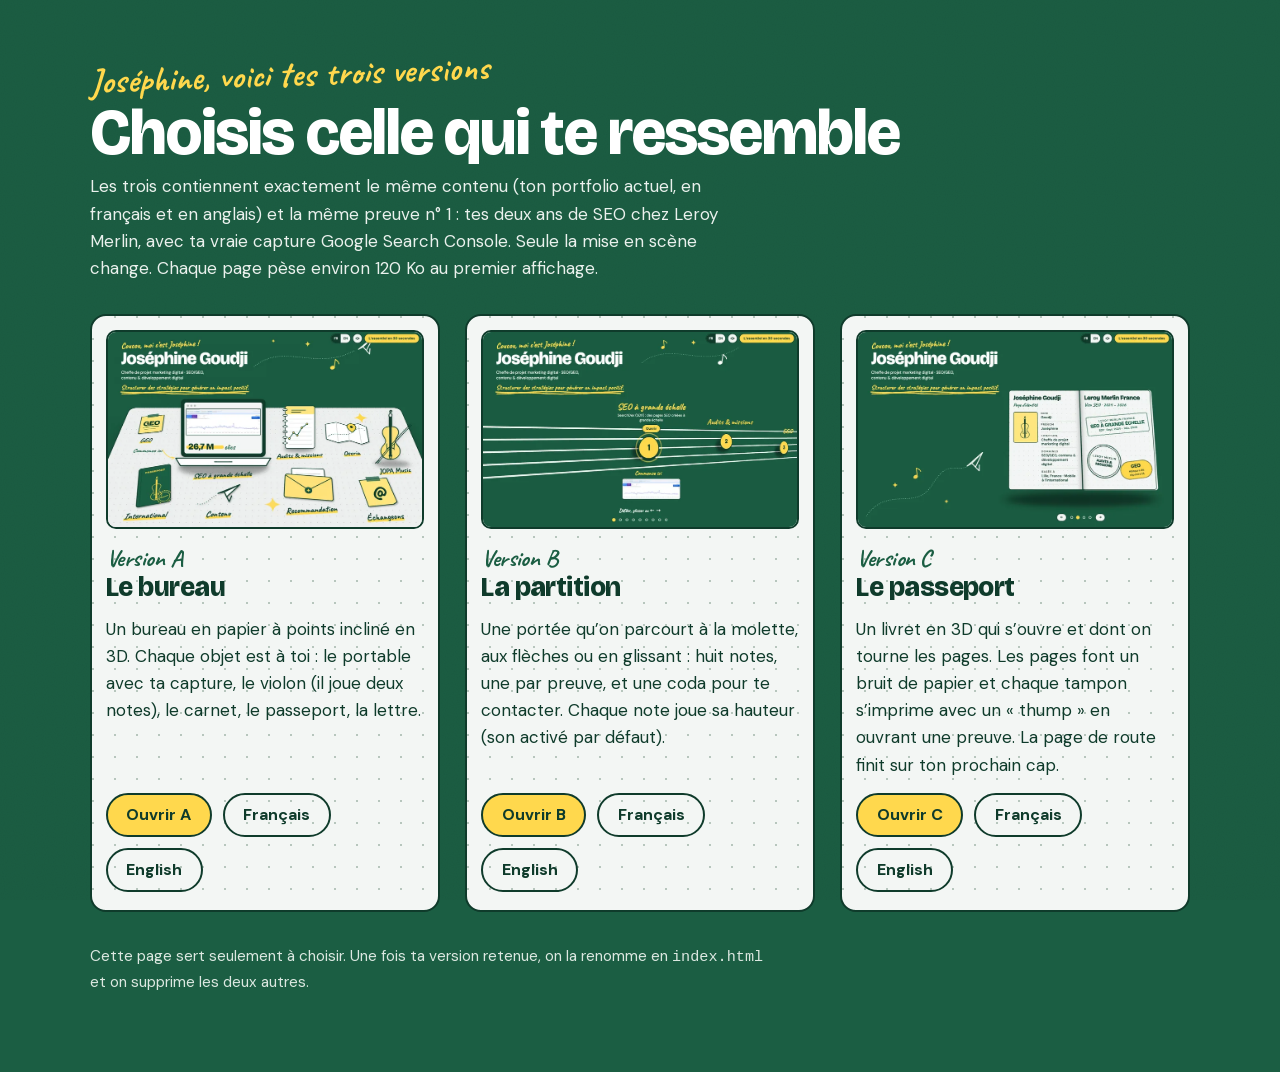
<file: versions/index.html>
<!doctype html>
<html lang="fr">
<head>
<meta charset="utf-8">
<meta name="viewport" content="width=device-width, initial-scale=1, viewport-fit=cover">
<meta name="robots" content="noindex">
<title>Choisir la version · portfolio de Joséphine</title>
<link rel="stylesheet" href="assets/base.css">
<style>
body{background:var(--vert);color:#fff;min-height:100svh}
body::before{content:"";position:fixed;inset:0;background:var(--grain);opacity:.09;pointer-events:none;mix-blend-mode:multiply}
main{position:relative;max-width:1180px;margin:0 auto;padding:clamp(24px,5vw,64px) clamp(16px,4vw,40px) 64px}
.hello{margin:0;font:700 clamp(1.6rem,3vw,2.2rem)/1 var(--main);color:var(--jaune);transform:rotate(-2deg);transform-origin:left}
h1{color:#fff;margin:.2rem 0 .6rem;font:800 clamp(2.2rem,5vw,4rem)/.96 var(--titre);letter-spacing:-.03em;text-wrap:balance}
.intro{max-width:56ch;margin:0 0 2rem;color:#EAF1ED}
.choix{display:grid;grid-template-columns:repeat(auto-fit,minmax(280px,1fr));gap:1.6rem}
.carte{display:flex;flex-direction:column;gap:.9rem;padding:14px 14px 18px;border:2px solid var(--vert-nuit);border-radius:16px;background:var(--papier-points);color:var(--vert-nuit)}
.carte img{width:100%;height:auto;aspect-ratio:760/475;object-fit:cover;border:2px solid var(--vert-nuit);border-radius:10px;background:var(--vert)}
.carte h2{margin:.2rem 0 0;font:800 1.7rem/1.05 var(--titre);letter-spacing:-.02em}
.carte h2 small{display:block;margin-bottom:.15rem;font:700 1.5rem/1 var(--main);color:var(--vert)}
.carte p{margin:0;max-width:44ch}
.carte .cta-row{margin-top:auto}
.note{margin-top:2rem;max-width:62ch;font-size:.95rem;color:#DCE8E1}
</style>
</head>
<body>
<main>
  <p class="hello">Joséphine, voici tes trois versions</p>
  <h1>Choisis celle qui te ressemble</h1>
  <p class="intro">Les trois contiennent exactement le même contenu (ton portfolio actuel, en français et en anglais) et la même preuve n° 1 : tes deux ans de SEO chez Leroy Merlin, avec ta vraie capture Google Search Console. Seule la mise en scène change. Chaque page pèse environ 120 Ko au premier affichage.</p>
  <div class="choix">
    <article class="carte">
      <img src="assets/img/apercu-a.webp" width="760" height="475" alt="Aperçu de la version A : un bureau incliné en 3D avec un portable, un violon, un carnet, un passeport et des post-it" loading="lazy">
      <h2><small>Version A</small>Le bureau</h2>
      <p>Un bureau en papier à points incliné en 3D. Chaque objet est à toi : le portable avec ta capture, le violon (il joue deux notes), le carnet, le passeport, la lettre.</p>
      <div class="cta-row"><a class="btn btn-primary" href="a-bureau.html">Ouvrir A</a><a class="btn btn-ghost" href="a-bureau.html?lang=fr">Français</a><a class="btn btn-ghost" href="a-bureau.html?lang=en">English</a></div>
    </article>
    <article class="carte">
      <img src="assets/img/apercu-b.webp" width="760" height="475" alt="Aperçu de la version B : une portée en perspective sur fond vert avec des notes jaunes numérotées" loading="lazy">
      <h2><small>Version B</small>La partition</h2>
      <p>Une portée qu’on parcourt à la molette, aux flèches ou en glissant : huit notes, une par preuve, et une coda pour te contacter. Chaque note joue sa hauteur (son activé par défaut).</p>
      <div class="cta-row"><a class="btn btn-primary" href="b-partition.html">Ouvrir B</a><a class="btn btn-ghost" href="b-partition.html?lang=fr">Français</a><a class="btn btn-ghost" href="b-partition.html?lang=en">English</a></div>
    </article>
    <article class="carte">
      <img src="assets/img/apercu-c.webp" width="760" height="475" alt="Aperçu de la version C : un passeport vert ouvert avec une page d’identité et des tampons d’encre" loading="lazy">
      <h2><small>Version C</small>Le passeport</h2>
      <p>Un livret en 3D qui s’ouvre et dont on tourne les pages. Les pages font un bruit de papier et chaque tampon s’imprime avec un « thump » en ouvrant une preuve. La page de route finit sur ton prochain cap.</p>
      <div class="cta-row"><a class="btn btn-primary" href="c-passeport.html">Ouvrir C</a><a class="btn btn-ghost" href="c-passeport.html?lang=fr">Français</a><a class="btn btn-ghost" href="c-passeport.html?lang=en">English</a></div>
    </article>
  </div>
  <p class="note">Cette page sert seulement à choisir. Une fois ta version retenue, on la renomme en <code>index.html</code> et on supprime les deux autres.</p>
</main>
</body>
</html>
</file>
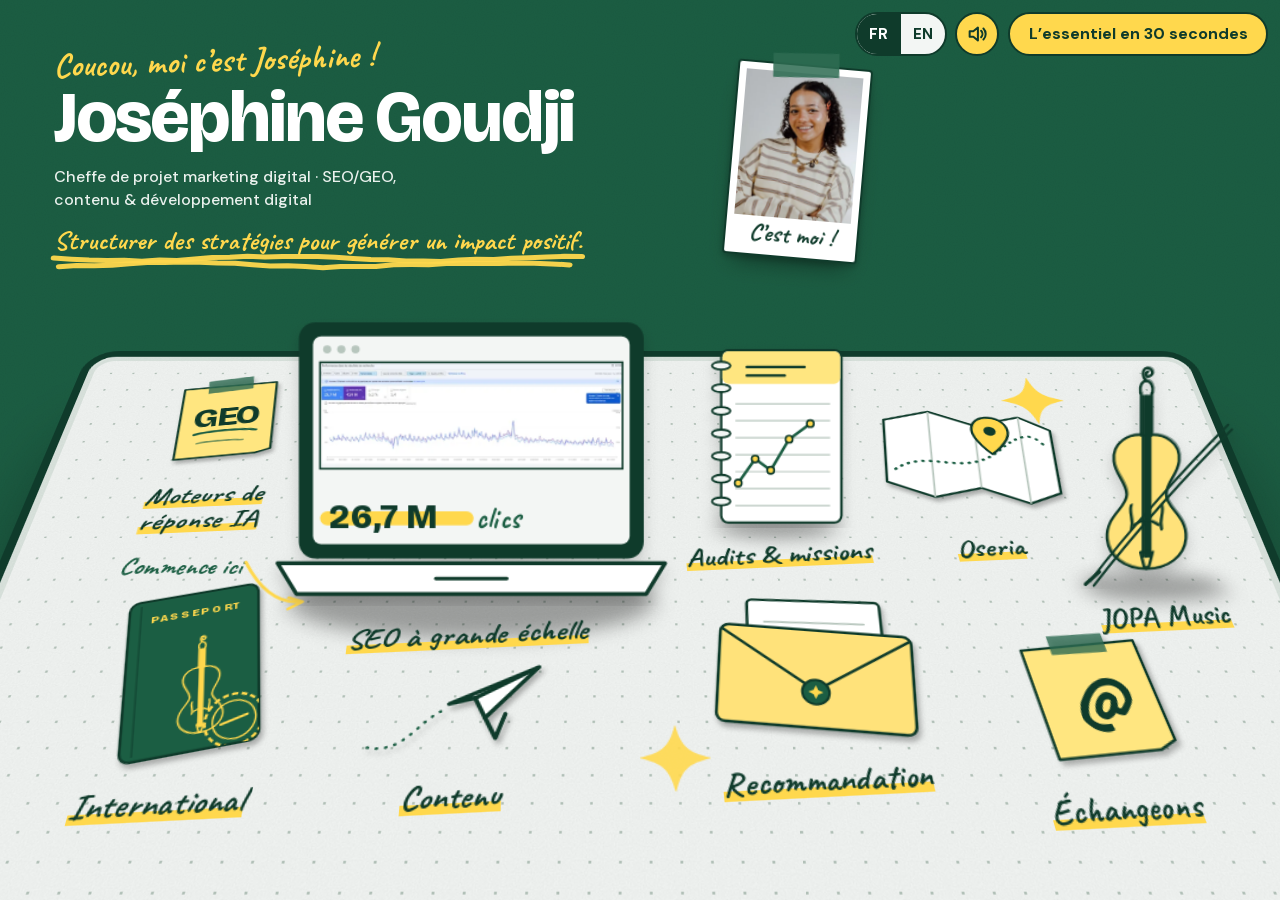
<file: versions/a-bureau.html>
<!doctype html>
<html lang="fr" data-lang="fr">
<head>
<meta charset="utf-8">
<meta name="robots" content="noindex">
<meta name="viewport" content="width=device-width, initial-scale=1, viewport-fit=cover">
<title>Joséphine Goudji · SEO/GEO, contenu &amp; développement digital</title>
<meta name="description" content="Joséphine Goudji, cheffe de projet marketing digital : SEO/GEO, création de contenu et développement digital. Deux ans en SEO chez Leroy Merlin France. Priorité V.I.E en Asie ou aux États-Unis.">
<meta name="author" content="Joséphine Goudji">
<meta property="og:title" content="Joséphine Goudji · SEO/GEO, contenu &amp; développement digital">
<meta property="og:description" content="Comprendre votre métier. Créer du contenu qui compte. Attirer les bons clients.">
<meta property="og:type" content="website">
<meta name="theme-color" content="#1B5E43">
<link rel="preload" href="assets/fonts/bricolage-800.woff2" as="font" type="font/woff2" crossorigin>
<link rel="preload" href="assets/fonts/dmsans.woff2" as="font" type="font/woff2" crossorigin>
<link rel="stylesheet" href="assets/base.css">
<script>(function(){var l='fr',q=/[?&]lang=(en|fr)(&|$)/.exec(location.search);try{var s=localStorage.getItem('jg-lang');if(q){l=q[1]}else if(s==='en'||s==='fr'){l=s}else if(!/^fr/i.test(navigator.language||'fr')){l='en'}}catch(e){if(q)l=q[1]}document.documentElement.setAttribute('data-lang',l);document.documentElement.setAttribute('lang',l);if(/[?&]still/.test(location.search))document.documentElement.classList.add('still');})();</script>
<script type="application/ld+json">{"@context":"https://schema.org","@type":"Person","name":"Joséphine Goudji","jobTitle":"Cheffe de projet marketing digital","description":"SEO/GEO, création de contenu et développement digital. Deux ans en SEO chez Leroy Merlin France.","address":{"@type":"PostalAddress","addressLocality":"Lille","addressCountry":"FR"},"knowsAbout":["SEO","GEO","Content creation","Digital growth"],"sameAs":["https://www.linkedin.com/in/jos%C3%A9phine-goudji/","https://www.instagram.com/josephinegdj/"]}</script>
<style>
/* ===== A · Le bureau : un bureau en papier à points, incliné en CSS 3D ===== */
:root{--u:1;--tilt:56deg}
body{background:var(--vert)}
.scene{position:relative;height:100svh;min-height:640px;overflow:hidden;background:var(--vert)}
.scene::before{content:"";position:absolute;inset:0;background:var(--grain);opacity:.09;pointer-events:none;mix-blend-mode:multiply}

/* Le bureau */
.stage{position:absolute;inset:0;perspective:calc(1700px*var(--u));perspective-origin:calc(50% + var(--px,0)*1%) 8%}
.desk{position:absolute;left:50%;top:var(--dtop,39%);width:calc(1240px*var(--u));height:calc(660px*var(--u));margin-left:calc(-620px*var(--u));transform-origin:50% 0;transform:rotateX(var(--tilt));transform-style:preserve-3d;background:var(--papier-points);border:8px solid var(--vert-nuit);border-radius:30px;box-shadow:inset 0 0 0 6px #DCE6E0,0 70px 90px -40px rgba(0,0,0,.6)}
.desk::before{content:"";position:absolute;inset:0;border-radius:27px;background:var(--grain);opacity:.1;pointer-events:none}
.doodle{position:absolute;pointer-events:none}

.spot{position:absolute;left:var(--x);top:var(--y);width:0;height:0;display:block;transform-style:preserve-3d;text-decoration:none;color:var(--vert-nuit)}
.spot:focus-visible{outline:none;box-shadow:none}
.shadow{position:absolute;left:0;top:0;width:calc(var(--w)*var(--u)*1px*.86);height:calc(var(--w)*var(--u)*1px*.2);translate:-50% -55%;border-radius:50%;background:rgba(0,0,0,.34);filter:blur(9px);animation:shadow-in .9s var(--ease) both;animation-delay:calc(var(--i)*110ms + 500ms);transition:transform .35s var(--ease),opacity .35s}
.art{position:absolute;left:0;top:0;width:calc(var(--w)*var(--u)*1px);transform-origin:50% 100%;translate:-50% -100%;rotate:x calc(var(--tilt)*-1);animation:land .9s var(--ease) both;animation-delay:calc(var(--i)*110ms + 250ms);transition:transform .4s var(--ease)}
.art svg{width:100%;height:auto;overflow:visible;filter:drop-shadow(0 6px 6px rgba(0,0,0,.16))}
.spot:hover .art,.spot:focus-visible .art{transform:translateY(-14px) rotate(-1.2deg)}
.spot:hover .shadow,.spot:focus-visible .shadow{transform:scale(.88);opacity:.75}
.spot:focus-visible .art{outline:3px solid var(--vert-nuit);outline-offset:6px;border-radius:14px;box-shadow:0 0 0 9px var(--jaune)}
.spot.lie .shadow{display:none}
.spot.lie .art{translate:-50% -50% 5px;rotate:none;transform-origin:50% 50%;transform:rotate(var(--r,0deg));animation-name:landflat}
.spot.lie .art svg{filter:drop-shadow(2px 4px 2px rgba(0,0,0,.28))}
.spot.lie:hover .art,.spot.lie:focus-visible .art{transform:translateZ(26px) rotate(calc(var(--r,0deg) + 2deg))}
.spot.lie .tag{top:calc(var(--h)*var(--u)*.5px + 6px)}
.tag{position:absolute;left:0;top:0;translate:-50% 14px;white-space:nowrap;font:700 clamp(1.05rem,min(2.1vw,3.3vh),2rem)/1 var(--main);color:var(--vert-nuit);text-decoration:underline;text-decoration-color:var(--jaune);text-decoration-thickness:.3em;text-underline-offset:-.1em;text-decoration-skip-ink:none;transform:rotate(-3deg)}
@keyframes land{0%{opacity:0;transform:translateY(-440px) rotate(-8deg)}55%{opacity:1}72%{transform:translateY(10px) rotate(1.5deg)}100%{opacity:1;transform:none}}
@keyframes landflat{0%{opacity:0;transform:translateZ(420px) rotate(calc(var(--r,0deg) - 14deg)) scale(1.15)}60%{opacity:1}100%{opacity:1;transform:rotate(var(--r,0deg))}}
@keyframes shadow-in{from{opacity:0;transform:scale(.3)}to{opacity:1;transform:none}}

/* Portable lumineux : « commence ici » */
.lit{fill:none;stroke:var(--jaune);stroke-width:6;opacity:0;animation:lit 2.6s ease-in-out 1.4s 2 both}
@keyframes lit{0%,100%{opacity:0}45%{opacity:1}}
.start{position:absolute;color:var(--vert);font:700 clamp(1.05rem,min(1.8vw,2.9vh),1.7rem)/1 var(--main);white-space:nowrap}
.start svg{position:absolute;left:100%;top:30%;width:74px;height:56px;overflow:visible}

/* Le violon joue */
.fly{position:absolute;left:30%;top:-4%;width:42px;height:60px;opacity:0;pointer-events:none;overflow:visible}
.playing .fly{animation:fly 1.5s var(--ease) both}
.playing .fly+.fly{animation-delay:.28s;left:56%}
.playing .viol{animation:wobble .7s ease-in-out 2}
@keyframes fly{0%{opacity:0;transform:translateY(20px) scale(.6)}25%{opacity:1}100%{opacity:0;transform:translateY(-120px) rotate(14deg) scale(1.1)}}
@keyframes wobble{0%,100%{transform:rotate(0)}25%{transform:rotate(2.2deg)}75%{transform:rotate(-2.2deg)}}
.viol{transform-origin:50% 100%}

/* Téléphone : le bureau se met à plat, deux colonnes */
@media (min-width:761px){.polaroid{left:57vw;top:64px;--r:5deg}}
@media (max-width:760px){
  .scene{height:auto;min-height:100svh;padding-bottom:40px}
  .greet{position:relative;left:auto;top:auto;max-width:none;padding:118px 18px 0}
  .stage{position:relative;inset:auto;perspective:none;margin:26px 14px 0}
  .desk{position:relative;left:auto;top:auto;width:auto;height:auto;margin:0;transform:none;display:grid;grid-template-columns:1fr 1fr;gap:18px 10px;padding:24px 12px 30px;border-radius:22px;align-items:end;justify-items:center}
  .spot{position:relative;left:auto;top:auto;width:100%;height:auto;display:flex;flex-direction:column;align-items:center;justify-content:flex-end;min-height:120px}
  .art{position:relative;translate:none;rotate:none;width:clamp(84px,calc(var(--w)*.42px),168px)}
  .shadow{display:none}
  .tag{position:static;translate:none;rotate:none;transform:rotate(-2deg);margin-top:10px;font-size:1.35rem;white-space:normal;text-align:center}
  .doodle,.sky{display:none}
  .spot.lie .art{translate:none;transform:rotate(var(--r,0deg));animation-name:land}
  .spot.lie .tag{top:auto}
  .spot[data-open="sdx"]{grid-column:1/-1}
  .spot[data-open="sdx"] .art{width:min(270px,72vw)}
  .start{position:static;grid-column:1/-1;order:-1;justify-self:start;margin:0 0 -6px 6px;font-size:1.45rem}
  .start svg{display:none}
  .greet h1{font-size:2.6rem}
}
@media (min-width:761px) and (max-width:1180px){:root{--u:.8}.greet{max-width:44vw}}
@media (min-width:761px){.spot.lie[data-open="geo"] .tag{white-space:normal;width:6.2em;text-align:center;line-height:1.05}}
@media (min-width:761px) and (max-width:960px){:root{--u:.64}}
.still *{animation:none!important;transition:none!important}
</style>
</head>
<body>
<div class="hud" data-scene>
  <div class="lang" role="group" aria-label="Langue / Language"><button type="button" id="lang-fr" aria-pressed="true" lang="fr" data-keep>FR</button><button type="button" id="lang-en" aria-pressed="false" lang="en" data-keep>EN</button></div>
  <button type="button" class="btn snd" id="snd" aria-pressed="true" aria-label="Son / Sound"><span class="sr-only"><span lang="fr">Son</span><span lang="en">Sound</span></span><svg viewBox="0 0 24 24" aria-hidden="true"><path d="M4 9h4l5-4v14l-5-4H4z"/><path class="off-x" d="M17 9l4 6M21 9l-4 6"/><path class="on-w" d="M16.5 8.5a5 5 0 0 1 0 7M19 6a8.5 8.5 0 0 1 0 12"/></svg></button>
  <a class="btn btn-primary" href="#p-essentiel" data-open="essentiel"><span lang="fr">L’essentiel en 30 secondes</span><span lang="en">The essentials in 30 seconds</span></a>
</div>
<div class="scrim" aria-hidden="true"></div>

<div class="scene" data-scene role="group" aria-label="Le bureau de Joséphine : chaque objet ouvre une preuve / Joséphine’s desk: each object opens a proof">
  <header class="greet">
    <p class="hello"><span lang="fr">Coucou, moi c’est Joséphine !</span><span lang="en">Hi, I’m Joséphine!</span></p>
    <h1>Joséphine Goudji</h1>
    <p class="role"><span lang="fr">Cheffe de projet marketing digital · SEO/GEO, contenu &amp; développement digital</span><span lang="en">Digital marketing project manager · SEO/GEO, content &amp; digital growth</span></p>
    <p class="punch"><span lang="fr">Structurer des stratégies pour générer un impact positif.</span><span lang="en">Structuring strategies to make a positive impact.</span><svg viewBox="0 0 420 18" preserveAspectRatio="none" aria-hidden="true"><path d="M-0.1 7.0 L13.9 8.2 L27.9 9.1 L41.9 9.5 L55.9 9.2 L69.9 10.3 L83.9 9.0 L97.9 9.5 L111.9 7.9 L125.9 6.5 L139.9 6.2 L153.9 5.3 L167.9 6.0 L181.9 5.6 L195.9 5.5 L209.9 5.4 L223.9 6.3 L237.9 7.5 L251.9 8.5 L265.9 8.8 L279.9 9.9 L293.9 10.0 L307.9 10.4 L321.9 9.1 L335.9 8.3 L349.9 8.5 L363.9 7.3 L377.9 6.8 L391.9 6.1 L405.9 5.3 L419.9 5.6" fill="none" stroke="#FFD84D" stroke-width="5" stroke-linecap="round" stroke-linejoin="round" opacity="0.95"/><path d="M4.0 15.8 L18.0 14.6 L32.0 14.8 L46.0 14.3 L60.0 12.8 L74.0 11.6 L88.0 11.4 L102.0 11.0 L116.0 11.2 L130.0 12.1 L144.0 12.2 L158.0 13.7 L172.0 15.0 L186.0 14.8 L200.0 15.5 L214.0 16.8 L228.0 15.6 L242.0 15.4 L256.0 15.5 L270.0 13.8 L284.0 13.6 L298.0 13.7 L312.0 12.4 L326.0 12.2 L340.0 12.4 L354.0 12.4 L368.0 12.0 L382.0 12.2 L396.0 12.9 L410.0 13.9" fill="none" stroke="#FFD84D" stroke-width="5" stroke-linecap="round" stroke-linejoin="round" opacity="0.95"/></svg></p>
  </header>

  <a class="polaroid" href="#p-essentiel" data-open="essentiel" data-scene><span class="pol-tape"></span><img src="assets/img/josephine-portrait.webp" width="480" height="600" alt="Portrait de Joséphine Goudji, souriante, cheveux bouclés, pull rayé" data-alt-fr="Portrait de Joséphine Goudji, souriante, cheveux bouclés, pull rayé" data-alt-en="Portrait of Joséphine Goudji, smiling, curly hair, striped sweater" decoding="async"><span class="pol-cap"><span lang="fr">C’est moi !</span><span lang="en">That’s me!</span></span></a>

  <div class="stage">
    <div class="desk">

      <!-- doodles à plat sur le papier -->
      <svg class="doodle" style="left:22%;top:4%;width:120px;height:90px" viewBox="-10 -40 130 90" aria-hidden="true"><g transform="translate(0 0) rotate(0) scale(1.6)" fill="none" stroke="#0F3B2B" stroke-width="2.6" stroke-linecap="round" stroke-linejoin="round"><ellipse cx="0" cy="0" rx="7" ry="5" transform="rotate(-22)" fill="#0F3B2B"/><path d="M6 -3 L6 -30 C12 -26 18 -24 20 -16"/></g></svg>
      <svg class="doodle" style="left:82%;top:5%;width:60px;height:60px" viewBox="-14 -14 28 28" aria-hidden="true"><path transform="translate(0 0) scale(1.2) rotate(0)" d="M0 -12 C2 -4 4 -2 12 0 C4 2 2 4 0 12 C-2 4 -4 2 -12 0 C-4 -2 -2 -4 0 -12 Z" fill="#FFD84D" opacity="1.0"/></svg>
      <svg class="doodle" style="left:50%;top:70%;width:54px;height:54px;opacity:.9" viewBox="-14 -14 28 28" aria-hidden="true"><path transform="translate(0 0) scale(1.2) rotate(0)" d="M0 -12 C2 -4 4 -2 12 0 C4 2 2 4 0 12 C-2 4 -4 2 -12 0 C-4 -2 -2 -4 0 -12 Z" fill="#FFD84D" opacity="1.0"/></svg>

      <!-- 1 · Portable : SEO à grande échelle (preuve n° 1) -->
      <a class="spot" href="#p-sdx" data-open="sdx" style="--x:37%;--y:51%;--w:400;--i:0">
        <span class="shadow"></span>
        <span class="art"><svg viewBox="0 0 360 250" aria-hidden="true" focusable="false">
          <path d="M16 214H344L328 240H32Z" fill="#fff" stroke="#0F3B2B" stroke-width="3.4" stroke-linejoin="round"/>
          <path d="M150 227h60" stroke="#0F3B2B" stroke-width="3" stroke-linecap="round"/>
          <rect x="34" y="10" width="292" height="200" rx="14" fill="#0F3B2B"/>
          <rect x="46" y="22" width="268" height="176" rx="7" fill="#F3F6F4"/>
          <g fill="#B7C6BD"><circle cx="58" cy="33" r="3.5"/><circle cx="70" cy="33" r="3.5"/><circle cx="82" cy="33" r="3.5"/></g>
          <image href="assets/img/gsc-thumb.webp" x="52" y="44" width="256" height="90"/>
          <rect x="52" y="44" width="256" height="90" fill="none" stroke="#0F3B2B" stroke-width="1.6"/>
          <path d="M58 176h118" stroke="#FFD84D" stroke-width="12" stroke-linecap="round"/>
          <text x="60" y="184" lang="fr" font-family="Bricolage Grotesque" font-weight="800" font-size="30" fill="#0F3B2B">26,7 M</text>
          <text x="60" y="184" lang="en" font-family="Bricolage Grotesque" font-weight="800" font-size="30" fill="#0F3B2B">26.7 M</text>
          <text x="184" y="184" lang="fr" font-family="Caveat" font-weight="700" font-size="25" fill="#1B5E43">clics</text>
          <text x="184" y="184" lang="en" font-family="Caveat" font-weight="700" font-size="25" fill="#1B5E43">clicks</text>
          <rect class="lit" x="31" y="7" width="298" height="206" rx="16"/>
        </svg></span>
        <span class="tag"><span lang="fr">SEO à grande échelle</span><span lang="en">SEO at scale</span></span>
      </a>
      <div class="start" style="left:9%;top:42%"><span lang="fr">Commence ici</span><span lang="en">Start here</span><svg viewBox="0 0 90 70" aria-hidden="true"><g fill="none" stroke="#FFD84D" stroke-width="3.4" stroke-linecap="round" stroke-linejoin="round"><path d="M0 0 Q35.0 55.0 70 50"/><path d="M56.7 58.9 L70 50 L54.8 45.1"/></g></svg></div>

      <!-- 2 · Carnet : audits et missions Leroy Merlin -->
      <a class="spot" href="#p-leroy" data-open="leroy" style="--x:61%;--y:37%;--w:140;--i:1">
        <span class="shadow"></span>
        <span class="art"><svg viewBox="0 0 200 260" aria-hidden="true" focusable="false">
          <rect x="22" y="8" width="170" height="244" rx="10" fill="#fff" stroke="#0F3B2B" stroke-width="3.4"/>
          <rect x="23.7" y="9.7" width="166.6" height="46" rx="8.5" fill="#FFE680"/>
          <g stroke="#B7C6BD" stroke-width="2"><path d="M42 84H176M42 108H176M42 132H176M42 156H176M42 180H176M42 204H176M42 228H176"/></g>
          <path d="M46 196l24-34 22 16 26-44 30-22" fill="none" stroke="#1B5E43" stroke-width="4" stroke-linecap="round" stroke-linejoin="round"/>
          <g fill="#FFD84D" stroke="#0F3B2B" stroke-width="2.6"><circle cx="46" cy="196" r="5"/><circle cx="70" cy="162" r="5"/><circle cx="92" cy="178" r="5"/><circle cx="118" cy="134" r="5"/><circle cx="148" cy="112" r="5"/></g>
          <g fill="#F3F6F4" stroke="#0F3B2B" stroke-width="3"><ellipse cx="22" cy="30" rx="13" ry="5.5"/><ellipse cx="22" cy="62" rx="13" ry="5.5"/><ellipse cx="22" cy="94" rx="13" ry="5.5"/><ellipse cx="22" cy="126" rx="13" ry="5.5"/><ellipse cx="22" cy="158" rx="13" ry="5.5"/><ellipse cx="22" cy="190" rx="13" ry="5.5"/><ellipse cx="22" cy="222" rx="13" ry="5.5"/></g>
          <path d="M58 32h82M58 44h54" stroke="#0F3B2B" stroke-width="3.4" stroke-linecap="round"/>
        </svg></span>
        <span class="tag"><span lang="fr">Audits &amp; missions</span><span lang="en">Audits &amp; missions</span></span>
      </a>

      <!-- 3 · Post-it GEO -->
      <a class="spot lie" href="#p-geo" data-open="geo" style="--x:14%;--y:15%;--w:112;--h:119;--r:-7deg;--i:2">
        <span class="shadow"></span>
        <span class="art"><svg viewBox="0 0 160 170" aria-hidden="true" focusable="false">
          <path d="M10 18H150V154L128 160H10Z" fill="#FFE680" stroke="#0F3B2B" stroke-width="3.4" stroke-linejoin="round"/>
          <rect x="46" y="3" width="68" height="26" fill="#2D6B52" opacity=".8" transform="rotate(-3 80 16)"/>
          <text x="80" y="100" text-anchor="middle" font-family="Bricolage Grotesque" font-weight="800" font-size="54" fill="#0F3B2B">GEO</text>
          <path d="M34 114c20-6 70-6 92 0" fill="none" stroke="#1B5E43" stroke-width="4" stroke-linecap="round"/>
          <path d="M40 132c14-3 46-3 68 0" fill="none" stroke="#1B5E43" stroke-width="3" stroke-linecap="round" opacity=".6"/>
        </svg></span>
        <span class="tag"><span lang="fr">Moteurs de réponse IA</span><span lang="en">AI answer engines</span></span>
      </a>

      <!-- 4 · Violon : JOPA Music (joue deux notes) -->
      <a class="spot" id="violon" href="#p-jopa" data-open="jopa" style="--x:90%;--y:48%;--w:160;--i:3">
        <span class="shadow"></span>
        <span class="art">
          <svg class="viol" viewBox="0 10 222 300" aria-hidden="true" focusable="false">
            <path d="M100 108 C124 104 146 118 143 142 C141 160 126 170 126 186 C126 204 154 214 152 244 C150 268 128 284 100 284" fill="#FFE27A"/><path d="M100 108 C124 104 146 118 143 142 C141 160 126 170 126 186 C126 204 154 214 152 244 C150 268 128 284 100 284" transform="translate(200 0) scale(-1 1)" fill="#FFE27A"/>
            <g fill="none" stroke="#0F3B2B" stroke-width="3.2" stroke-linecap="round" stroke-linejoin="round" opacity="1.0" transform="translate(0 0) rotate(0) scale(1.0)"><g><path d="M100 108 C124 104 146 118 143 142 C141 160 126 170 126 186 C126 204 154 214 152 244 C150 268 128 284 100 284"/><path d="M93 108 L93 52 M107 108 L107 52"/><path d="M92 52 C90 42 95 36 100 36 C105 36 110 42 108 52"/><path d="M100 36 C94 31 94 20 101 19 C108 19 111 27 104 30 C99 32 98 25 102 24"/><path d="M95.5 56 L95.5 268 M98.8 56 L98.8 268 M101.4 56 L101.4 268 M104.6 56 L104.6 268"/><path d="M84 226 C94 219 106 219 116 226"/><path d="M80 200 C76 210 84 218 80 232 M120 200 C124 210 116 218 120 232"/><path d="M92 262 L108 262 L103 282 L97 282 Z"/><path d="M100 108 C124 104 146 118 143 142 C141 160 126 170 126 186 C126 204 154 214 152 244 C150 268 128 284 100 284" transform="translate(200 0) scale(-1 1)"/><path d="M26 300 C78 232 152 150 208 94 M31 306 C83 238 157 156 213 100"/><path d="M20 304 L38 288" stroke-width="5"/></g><g transform="translate(1.6 -1.2)" opacity=".45"><path d="M100 108 C124 104 146 118 143 142 C141 160 126 170 126 186 C126 204 154 214 152 244 C150 268 128 284 100 284"/><path d="M93 108 L93 52 M107 108 L107 52"/><path d="M92 52 C90 42 95 36 100 36 C105 36 110 42 108 52"/><path d="M100 36 C94 31 94 20 101 19 C108 19 111 27 104 30 C99 32 98 25 102 24"/><path d="M95.5 56 L95.5 268 M98.8 56 L98.8 268 M101.4 56 L101.4 268 M104.6 56 L104.6 268"/><path d="M84 226 C94 219 106 219 116 226"/><path d="M80 200 C76 210 84 218 80 232 M120 200 C124 210 116 218 120 232"/><path d="M92 262 L108 262 L103 282 L97 282 Z"/><path d="M100 108 C124 104 146 118 143 142 C141 160 126 170 126 186 C126 204 154 214 152 244 C150 268 128 284 100 284" transform="translate(200 0) scale(-1 1)"/></g></g>
          </svg>
          <svg class="fly" viewBox="-12 -40 40 50" aria-hidden="true"><g transform="translate(0 0) rotate(0) scale(1.6)" fill="none" stroke="#0F3B2B" stroke-width="2.6" stroke-linecap="round" stroke-linejoin="round"><ellipse cx="0" cy="0" rx="7" ry="5" transform="rotate(-22)" fill="#0F3B2B"/><path d="M6 -3 L6 -30 C12 -26 18 -24 20 -16"/></g></svg>
          <svg class="fly" viewBox="-12 -40 40 50" aria-hidden="true"><g transform="translate(0 0) rotate(0) scale(1.6)" fill="none" stroke="#0F3B2B" stroke-width="2.6" stroke-linecap="round" stroke-linejoin="round"><ellipse cx="0" cy="0" rx="7" ry="5" transform="rotate(-22)" fill="#0F3B2B"/><path d="M6 -3 L6 -30 C12 -26 18 -24 20 -16"/></g></svg>
        </span>
        <span class="tag">JOPA Music</span>
      </a>

      <!-- 5 · Carte : Oseria (SEO local) -->
      <a class="spot lie" href="#p-oseria" data-open="oseria" style="--x:78%;--y:23%;--w:190;--h:150;--r:5deg;--i:4">
        <span class="shadow"></span>
        <span class="art"><svg viewBox="0 0 240 190" aria-hidden="true" focusable="false">
          <path d="M10 44L70 24L130 44L190 24L230 44V150L190 170L130 150L70 170L10 150Z" fill="#fff" stroke="#0F3B2B" stroke-width="3.4" stroke-linejoin="round"/>
          <path d="M70 24V170M130 44V150M190 24V170" stroke="#B7C6BD" stroke-width="2.4" fill="none"/>
          <path d="M22 128C66 88 110 138 160 84S214 76 222 70" fill="none" stroke="#1B5E43" stroke-width="4" stroke-linecap="round" stroke-dasharray="1 9"/>
          <path d="M150 28c-15 0-24 11-24 24 0 18 24 40 24 40s24-22 24-40c0-13-9-24-24-24z" fill="#FFD84D" stroke="#0F3B2B" stroke-width="3.4" stroke-linejoin="round"/>
          <circle cx="150" cy="52" r="8" fill="#0F3B2B"/>
        </svg></span>
        <span class="tag">Oseria</span>
      </a>

      <!-- 6 · Passeport : international -->
      <a class="spot lie" href="#p-international" data-open="international" style="--x:17%;--y:62%;--w:126;--h:172;--r:-12deg;--i:5">
        <span class="shadow"></span>
        <span class="art"><svg viewBox="0 0 170 232" aria-hidden="true" focusable="false">
          <defs><clipPath id="cv"><rect x="6" y="6" width="158" height="220" rx="12"/></clipPath></defs>
          <rect x="6" y="6" width="158" height="220" rx="12" fill="#1B5E43" stroke="#0F3B2B" stroke-width="3.4"/>
          <path d="M20 12V220" stroke="#0F3B2B" stroke-width="2.4" opacity=".5"/>
          <g transform="translate(46 62) scale(.5)"><g fill="none" stroke="#FFD84D" stroke-width="3.4" stroke-linecap="round" stroke-linejoin="round" opacity="1.0" transform="translate(0 0) rotate(0) scale(1.0)"><g><path d="M100 108 C124 104 146 118 143 142 C141 160 126 170 126 186 C126 204 154 214 152 244 C150 268 128 284 100 284"/><path d="M93 108 L93 52 M107 108 L107 52"/><path d="M92 52 C90 42 95 36 100 36 C105 36 110 42 108 52"/><path d="M100 36 C94 31 94 20 101 19 C108 19 111 27 104 30 C99 32 98 25 102 24"/><path d="M95.5 56 L95.5 268 M98.8 56 L98.8 268 M101.4 56 L101.4 268 M104.6 56 L104.6 268"/><path d="M84 226 C94 219 106 219 116 226"/><path d="M80 200 C76 210 84 218 80 232 M120 200 C124 210 116 218 120 232"/><path d="M92 262 L108 262 L103 282 L97 282 Z"/><path d="M100 108 C124 104 146 118 143 142 C141 160 126 170 126 186 C126 204 154 214 152 244 C150 268 128 284 100 284" transform="translate(200 0) scale(-1 1)"/></g><g transform="translate(1.6 -1.2)" opacity=".45"><path d="M100 108 C124 104 146 118 143 142 C141 160 126 170 126 186 C126 204 154 214 152 244 C150 268 128 284 100 284"/><path d="M93 108 L93 52 M107 108 L107 52"/><path d="M92 52 C90 42 95 36 100 36 C105 36 110 42 108 52"/><path d="M100 36 C94 31 94 20 101 19 C108 19 111 27 104 30 C99 32 98 25 102 24"/><path d="M95.5 56 L95.5 268 M98.8 56 L98.8 268 M101.4 56 L101.4 268 M104.6 56 L104.6 268"/><path d="M84 226 C94 219 106 219 116 226"/><path d="M80 200 C76 210 84 218 80 232 M120 200 C124 210 116 218 120 232"/><path d="M92 262 L108 262 L103 282 L97 282 Z"/><path d="M100 108 C124 104 146 118 143 142 C141 160 126 170 126 186 C126 204 154 214 152 244 C150 268 128 284 100 284" transform="translate(200 0) scale(-1 1)"/></g></g></g>
          <text x="88" y="40" text-anchor="middle" lang="fr" font-family="Bricolage Grotesque" font-weight="800" font-size="15" letter-spacing="2" fill="#FFD84D">PASSEPORT</text>
          <text x="88" y="40" text-anchor="middle" lang="en" font-family="Bricolage Grotesque" font-weight="800" font-size="15" letter-spacing="2" fill="#FFD84D">PASSPORT</text>
          <g clip-path="url(#cv)"><g transform="rotate(-14 130 190)"><circle cx="134" cy="196" r="34" fill="none" stroke="#FFD84D" stroke-width="3.4" stroke-dasharray="7 4"/><circle cx="134" cy="196" r="25" fill="none" stroke="#FFD84D" stroke-width="2"/><path d="M118 196h32" stroke="#FFD84D" stroke-width="3" stroke-linecap="round"/></g></g>
        </svg></span>
        <span class="tag"><span lang="fr">International</span><span lang="en">International</span></span>
      </a>

      <!-- 7 · Avion en papier : contenu -->
      <a class="spot lie" href="#p-contenu" data-open="contenu" style="--x:37%;--y:68%;--w:170;--h:80;--r:-8deg;--i:6">
        <span class="shadow"></span>
        <span class="art"><svg viewBox="-96 -44 214 100" aria-hidden="true" focusable="false">
          <path d="M-90 40C-50 54-34 14-4 6" fill="none" stroke="#1B5E43" stroke-width="3.2" stroke-linecap="round" stroke-dasharray="1 9"/>
          <path d="M0 0L102 -32L38 22L29 -3Z" fill="#fff"/>
          <g transform="translate(0 0) rotate(0) scale(1.6)" fill="none" stroke="#0F3B2B" stroke-width="3" stroke-linecap="round" stroke-linejoin="round"><path d="M0 0 L64 -20 L24 14 L18 -2 Z"/><path d="M18 -2 L64 -20 M24 14 L30 30 L38 13"/></g>
          <path d="M29 -3L102 -32M38 22L48 48L61 21" fill="none" stroke="#0F3B2B" stroke-width="3" stroke-linecap="round" stroke-linejoin="round"/>
        </svg></span>
        <span class="tag"><span lang="fr">Contenu</span><span lang="en">Content</span></span>
      </a>

      <!-- 8 · Lettre : recommandation -->
      <a class="spot lie" href="#p-reco" data-open="reco" style="--x:63%;--y:61%;--w:190;--h:142;--r:5deg;--i:7">
        <span class="shadow"></span>
        <span class="art"><svg viewBox="0 0 240 180" aria-hidden="true" focusable="false">
          <rect x="42" y="8" width="156" height="120" rx="6" fill="#fff" stroke="#0F3B2B" stroke-width="3.4" transform="rotate(-3 120 68)"/>
          <g stroke="#B7C6BD" stroke-width="2.6" stroke-linecap="round" transform="rotate(-3 120 68)"><path d="M62 38h116M62 58h116M62 78h86"/></g>
          <rect x="10" y="48" width="220" height="124" rx="10" fill="#FFE27A" stroke="#0F3B2B" stroke-width="3.4"/>
          <path d="M12 54L120 126L228 54" fill="none" stroke="#0F3B2B" stroke-width="3.4" stroke-linejoin="round"/>
          <g transform="translate(120 128) scale(1.7)"><circle r="9" fill="#1B5E43" stroke="#0F3B2B" stroke-width="1.6"/><path d="M0 -5L1.6 -1.6L5 0L1.6 1.6L0 5L-1.6 1.6L-5 0L-1.6 -1.6Z" fill="#FFD84D"/></g>
        </svg></span>
        <span class="tag"><span lang="fr">Recommandation</span><span lang="en">Reference</span></span>
      </a>

      <!-- 9 · Post-it : contact -->
      <a class="spot lie" href="#p-contact" data-open="contact" style="--x:83%;--y:66%;--w:120;--h:128;--r:-6deg;--i:8">
        <span class="shadow"></span>
        <span class="art"><svg viewBox="0 0 160 170" aria-hidden="true" focusable="false">
          <path d="M10 18H150V150L130 160H10Z" fill="#FFE680" stroke="#0F3B2B" stroke-width="3.4" stroke-linejoin="round"/>
          <rect x="46" y="3" width="68" height="26" fill="#2D6B52" opacity=".8" transform="rotate(2 80 16)"/>
          <text x="80" y="118" text-anchor="middle" font-family="Caveat" font-weight="700" font-size="104" fill="#0F3B2B">@</text>
        </svg></span>
        <span class="tag"><span lang="fr">Échangeons</span><span lang="en">Let’s talk</span></span>
      </a>
    </div>
  </div>
</div>

<main id="preuves" aria-label="Preuves et détails / Proofs and details">
<section class="panel" id="p-essentiel" data-panel="essentiel" tabindex="-1" aria-labelledby="p-essentiel-t">
<div class="panel-bar"><button type="button" class="btn btn-sm" data-close><span lang="fr">Fermer</span><span lang="en">Close</span></button><span class="crumb" id="p-essentiel-t"><span lang="fr">L’essentiel en 30 secondes</span><span lang="en">The essentials in 30 seconds</span></span></div>
<div class="panel-body"><div class="sec" id="accueil"><img class="me" src="assets/img/josephine-rond.webp" width="220" height="220" alt="Portrait de Joséphine Goudji, souriante, cheveux bouclés, pull rayé" data-alt-fr="Portrait de Joséphine Goudji, souriante, cheveux bouclés, pull rayé" data-alt-en="Portrait of Joséphine Goudji, smiling, curly hair, striped sweater" decoding="async"><h2><span lang="fr">L’essentiel en 30 secondes</span><span lang="en">The essentials in 30 seconds</span></h2><p class="lead"><span lang="fr">Cheffe de projet marketing digital · SEO/GEO, contenu &amp; développement digital</span><span lang="en">Digital marketing project manager · SEO/GEO, content &amp; digital growth</span></p><p class="tagline"><span lang="fr">Comprendre votre métier. Créer du contenu qui compte. Attirer les bons clients.</span><span lang="en">Understand your business. Create content that counts. Attract the right customers.</span></p><p class="intro"><span lang="fr">J’aime rechercher, comprendre et rendre les choses accessibles. Après deux ans en SEO chez Leroy Merlin France, je développe des projets qui mêlent analyse, création de contenu et compréhension des besoins clients.</span><span lang="en">I like researching, understanding and making things accessible. After two years in SEO at Leroy Merlin France, I build projects that combine analysis, content creation and a close reading of customer needs.</span></p><span class="pill"><span lang="fr">Priorité V.I.E · Asie / États-Unis</span><span lang="en">Priority: V.I.E · Asia / United States</span></span><div class="cta-row"><a class="btn btn-primary" href="#p-sdx" data-open="sdx"><span lang="fr">Voir ma preuve n° 1 : SEO à grande échelle</span><span lang="en">See my proof no. 1: SEO at scale</span></a><a class="btn btn-ghost" href="#p-contact" data-open="contact"><span lang="fr">Échangeons</span><span lang="en">Let’s talk</span></a></div><div class="sec" id="apports"><div class="section-head">
      <span class="eyebrow"><span lang="fr">Ce que je peux apporter</span><span lang="en">What I can bring</span></span>
      <h2 id="apports-h"><span lang="fr">Quatre façons de contribuer, chacune reliée à un exemple concret</span><span lang="en">Four ways to contribute, each tied to a concrete example</span></h2>
    </div><div class="offer">
      <article>
        <h3><span lang="fr">Recherche &amp; compréhension</span><span lang="en">Research &amp; understanding</span></h3>
        <p><span lang="fr">Collecter des données, vérifier les sources, écouter les clients et comprendre un marché avant d’agir.</span><span lang="en">Gathering data, checking sources, listening to customers and understanding a market before acting.</span></p>
        <a href="#cas-location"><span lang="fr">Exemple&nbsp;: audit location de matériel</span><span lang="en">Example: equipment rental audit</span></a>
        <a href="#jopa"><span lang="fr">Exemple&nbsp;: entretiens JOPA Music</span><span lang="en">Example: JOPA Music interviews</span></a>
      </article>
      <article>
        <h3>SEO / GEO</h3>
        <p><span lang="fr">Rendre un site visible dans Google et dans les moteurs de réponse IA, à grande échelle comme en local.</span><span lang="en">Making a site visible in Google and in AI answer engines, at scale and locally.</span></p>
        <a href="#cas-sdx"><span lang="fr">Exemple&nbsp;: SearchDex à grande échelle</span><span lang="en">Example: SearchDex at scale</span></a>
        <a href="#geo"><span lang="fr">Exemple&nbsp;: FAQ GEO et automatisation</span><span lang="en">Example: GEO FAQs and automation</span></a>
      </article>
      <article>
        <h3><span lang="fr">Création de contenu</span><span lang="en">Content creation</span></h3>
        <p><span lang="fr">Traduire une expertise en textes et formats utiles, lisibles et attractifs, pour le web comme pour les réseaux.</span><span lang="en">Turning expertise into useful, readable and appealing texts and formats, for the web and for social media.</span></p>
        <a href="#missions"><span lang="fr">Exemple&nbsp;: rédaction SEO chez Leroy Merlin</span><span lang="en">Example: SEO writing at Leroy Merlin</span></a>
        <a href="#contenu"><span lang="fr">Exemple&nbsp;: mon univers Instagram</span><span lang="en">Example: my Instagram universe</span></a>
      </article>
      <article>
        <h3><span lang="fr">Développement digital</span><span lang="en">Digital growth</span></h3>
        <p><span lang="fr">Construire et améliorer un produit à partir des besoins observés, puis suivre ce qui fonctionne.</span><span lang="en">Building and improving a product from observed needs, then tracking what works.</span></p>
        <a href="#jopa"><span lang="fr">Exemple&nbsp;: MVP JOPA Music</span><span lang="en">Example: JOPA Music MVP</span></a>
        <a href="#oseria"><span lang="fr">Exemple&nbsp;: accompagnement Oseria</span><span lang="en">Example: supporting Oseria</span></a>
      </article>
    </div></div><div class="drives" aria-labelledby="drives-h">
      <h2 id="drives-h"><span lang="fr">Ce qui m’anime au quotidien</span><span lang="en">What drives me day to day</span></h2>
      <ul>
        <li><span lang="fr">Rechercher des informations et vérifier leur fiabilité.</span><span lang="en">Researching information and checking how reliable it is.</span></li>
        <li><span lang="fr">Comprendre un marché, les besoins des clients et l’expertise d’un métier.</span><span lang="en">Understanding a market, its customers’ needs and the expertise of a trade.</span></li>
        <li><span lang="fr">Traduire cette expertise en contenus utiles, accessibles et attractifs.</span><span lang="en">Turning that expertise into useful, accessible and appealing content.</span></li>
        <li><span lang="fr">Attirer les bons clients et contribuer au développement d’une activité.</span><span lang="en">Attracting the right customers and helping a business grow.</span></li>
        <li><span lang="fr">Créer, présenter des idées et travailler avec les autres en écoutant leurs besoins.</span><span lang="en">Creating, pitching ideas and working with others by listening to what they need.</span></li>
      </ul>
    </div></div></div>
</section>
<section class="panel" id="p-sdx" data-panel="sdx" tabindex="-1" aria-labelledby="p-sdx-t">
<div class="panel-bar"><button type="button" class="btn btn-sm" data-close><span lang="fr">Fermer</span><span lang="en">Close</span></button><span class="crumb" id="p-sdx-t"><span lang="fr">Preuve n° 1</span><span lang="en">Proof no. 1</span></span><button type="button" class="btn btn-sm" data-step="-1" aria-label="Précédent / Previous"><svg viewBox="0 0 24 24" aria-hidden="true" class="ico"><path d="M19 12H5M11 6l-6 6 6 6"/></svg></button><button type="button" class="btn btn-sm" data-step="1" aria-label="Suivant / Next"><svg viewBox="0 0 24 24" aria-hidden="true" class="ico"><path d="M5 12h14M13 6l6 6-6 6"/></svg></button></div>
<div class="panel-body"><article class="case" id="cas-sdx" aria-labelledby="sdx-h">
      <div class="case-top">
        <span class="eyebrow"><span lang="fr">Étude de cas · SEO à grande échelle</span><span lang="en">Case study · SEO at scale</span></span>
        <h2 id="sdx-h"><span lang="fr">SearchDex (SDX)&nbsp;: des pages SEO créées à grande échelle</span><span lang="en">SearchDex (SDX): SEO landing pages created at scale</span></h2>
        <div class="meta">
          <span><span lang="fr">Leroy Merlin France · Sept. 2024 – Déc. 2025</span><span lang="en">Leroy Merlin France · Sept. 2024 – Dec. 2025</span></span>
        </div>
        <p class="summary"><span lang="fr">Le dispositif SDX crée à grande échelle des landing pages SEO à partir du search interne, afin de capter des requêtes produit et longue traîne à fort potentiel business. J’ai contribué à son pilotage au quotidien pendant plus d’un an.</span><span lang="en">The SDX system creates SEO landing pages at scale from internal search data, to capture product and long-tail queries with high business potential. I helped run it day to day for over a year.</span></p>
      </div>

      <div class="steps">
        <div class="step">
          <h3><span lang="fr">Contexte</span><span lang="en">Context</span></h3>
          <ul>
            <li><span lang="fr">Augmenter la couverture sémantique SEO du site.</span><span lang="en">Increase the site’s SEO semantic coverage.</span></li>
            <li><span lang="fr">Générer du trafic organique qualifié.</span><span lang="en">Generate qualified organic traffic.</span></li>
            <li><span lang="fr">Soutenir la performance e-commerce et le parcours ROPO.</span><span lang="en">Support e-commerce performance and the ROPO journey.</span></li>
          </ul>
        </div>
        <div class="step">
          <h3><span lang="fr">Mon rôle</span><span lang="en">My role</span></h3>
          <ul>
            <li><span lang="fr">Pilotage des SDX produit (pages -p.html) et des SDX content (pages -c.html).</span><span lang="en">Running product SDX (-p.html pages) and content SDX (-c.html pages).</span></li>
            <li><span lang="fr">Lead sur les SDX hybrides content + produit.</span><span lang="en">Lead on hybrid content + product SDX.</span></li>
            <li><span lang="fr">Coordination avec l’e-merchandising.</span><span lang="en">Coordination with e-merchandising.</span></li>
          </ul>
        </div>
        <div class="step">
          <h3>Actions</h3>
          <ul>
            <li><span lang="fr">Mise en production de 239 fichiers de mots-clés SDX.</span><span lang="en">Put 239 SDX keyword files into production.</span></li>
            <li><span lang="fr">Contribution à plus de 50 000 pages SDX hors content.</span><span lang="en">Contributed to more than 50,000 non-content SDX pages.</span></li>
            <li><span lang="fr">Optimisation on-site via Searchdex&nbsp;: H1, H2, titles, metas et optimisations techniques à grande échelle.</span><span lang="en">On-site optimisation through Searchdex: H1, H2, titles, metas and technical fixes at scale.</span></li>
            <li><span lang="fr">Projets saisonniers, dont les SDX Noël 2025.</span><span lang="en">Seasonal projects, including the Christmas 2025 SDX.</span></li>
          </ul>
        </div>
        <div class="step">
          <h3><span lang="fr">Résultats et enseignements</span><span lang="en">Results and lessons</span></h3>
          <ul>
            <li><span lang="fr">Les chiffres ci-dessous décrivent la performance du périmètre SDX suivi, fruit d’un travail d’équipe, et non mes seuls résultats.</span><span lang="en">The figures below describe the performance of the SDX perimeter I worked on. They reflect a team effort, not my results alone.</span></li>
            <li><span lang="fr">Pages en top 3 Google sur le périmètre&nbsp;: 218 905 → 237 793 (+8,6&nbsp;%).</span><span lang="en">Pages ranking in Google’s top 3 on the perimeter: 218,905 → 237,793 (+8.6%).</span></li>
            <li><span lang="fr">Taux de rebond moyen&nbsp;: 31,18&nbsp;% (source&nbsp;: Searchdex Manager, outil interne).</span><span lang="en">Average bounce rate: 31.18% (source: Searchdex Manager, internal tool).</span></li>
            <li><span lang="fr">Ce que j’en retire&nbsp;: savoir piloter un levier SEO industriel, prioriser des fichiers de mots-clés, tenir la qualité à grande échelle et travailler main dans la main avec l’e-merchandising.</span><span lang="en">What I take from it: how to run an industrial SEO lever, prioritise keyword files, keep quality high at scale and work hand in hand with e-merchandising.</span></li>
          </ul>
        </div>
      </div>

      <div class="kpis" aria-label="Indicateurs Google Search Console du périmètre SDX">
        <div class="kpi"><b>26,7 M</b><span><span lang="fr">clics</span><span lang="en">clicks</span></span></div>
        <div class="kpi"><b>424 M</b><span>impressions</span></div>
        <div class="kpi"><b>6,3&nbsp;%</b><span><span lang="fr">CTR moyen</span><span lang="en">average CTR</span></span></div>
        <div class="kpi"><b>5,4</b><span><span lang="fr">position moyenne</span><span lang="en">average position</span></span></div>
      </div>
      <p class="note"><span lang="fr">Source&nbsp;: Google Search Console, filtre «&nbsp;Page&nbsp;: -p.html&nbsp;», type de recherche Web, période du 16 septembre 2024 au 30 novembre 2025 environ. Totaux du périmètre, pas d’attribution individuelle.</span><span lang="en">Source: Google Search Console, filter “Page: -p.html”, Web search type, roughly 16 September 2024 to 30 November 2025. Totals for the perimeter, with no individual attribution.</span></p>

      <div class="step proof">
        <h3><span lang="fr">Preuve&nbsp;: capture Google Search Console du périmètre SDX</span><span lang="en">Evidence: Google Search Console screenshot of the SDX perimeter</span></h3>
        <div>
          <figure>
            <button type="button" class="shot" id="shot-btn" aria-haspopup="dialog" aria-controls="lightbox">
              <img src="assets/img/gsc-sdx-traffic.png" width="1642" height="577" loading="lazy"
                   alt="Capture d’écran Google Search Console, rapport Performances dans les résultats de recherche, filtre Page&nbsp;: -p.html, type de recherche Web, période personnalisée de septembre 2024 à décembre 2025. Totaux affichés&nbsp;: 26,7 millions de clics, 424 millions d’impressions, CTR moyen 6,3&nbsp;%, position moyenne 5,4. Courbe quotidienne des clics et des impressions, avec un pic fin juin 2025."
                   data-alt-en="Google Search Console screenshot, Performance on Search results report, filter Page: -p.html, Web search type, custom period from September 2024 to December 2025. Totals shown: 26.7 million clicks, 424 million impressions, 6.3% average CTR, 5.4 average position. Daily clicks and impressions curve, with a peak at the end of June 2025."
                   data-alt-fr="Capture d’écran Google Search Console, rapport Performances dans les résultats de recherche, filtre Page&nbsp;: -p.html, type de recherche Web, période personnalisée de septembre 2024 à décembre 2025. Totaux affichés&nbsp;: 26,7 millions de clics, 424 millions d’impressions, CTR moyen 6,3&nbsp;%, position moyenne 5,4. Courbe quotidienne des clics et des impressions, avec un pic fin juin 2025.">
            </button>
            <figcaption>
              <span><span lang="fr">Performance du périmètre SDX, septembre 2024 à décembre 2025. Google Search Console, pages «&nbsp;-p.html&nbsp;».</span><span lang="en">SDX perimeter performance, September 2024 to December 2025. Google Search Console, “-p.html” pages. The screenshot is in French.</span></span>
              <button type="button" class="btn btn-ghost btn-sm" id="shot-btn-2" aria-haspopup="dialog" aria-controls="lightbox"><span lang="fr">Agrandir</span><span lang="en">Enlarge</span></button>
            </figcaption>
          </figure>
        </div>
      </div>
    </article></div>
</section>
<section class="panel" id="p-leroy" data-panel="leroy" tabindex="-1" aria-labelledby="p-leroy-t">
<div class="panel-bar"><button type="button" class="btn btn-sm" data-close><span lang="fr">Fermer</span><span lang="en">Close</span></button><span class="crumb" id="p-leroy-t"><span lang="fr">Leroy Merlin · audits & missions</span><span lang="en">Leroy Merlin · audits & missions</span></span><button type="button" class="btn btn-sm" data-step="-1" aria-label="Précédent / Previous"><svg viewBox="0 0 24 24" aria-hidden="true" class="ico"><path d="M19 12H5M11 6l-6 6 6 6"/></svg></button><button type="button" class="btn btn-sm" data-step="1" aria-label="Suivant / Next"><svg viewBox="0 0 24 24" aria-hidden="true" class="ico"><path d="M5 12h14M13 6l6 6-6 6"/></svg></button></div>
<div class="panel-body"><div class="sec" id="projets"><div class="section-head">
      <span class="eyebrow"><span lang="fr">Projets et expérience SEO · Leroy Merlin France</span><span lang="en">SEO projects and experience · Leroy Merlin France</span></span>
      <h2 id="projets-h"><span lang="fr">Deux ans au cœur du SEO d’un site e-commerce à très grande échelle</span><span lang="en">Two years inside the SEO of a very large e-commerce site</span></h2>
      <p class="lead"><span lang="fr">Cheffe de projet SEO junior, en alternance au sein de la direction e-commerce de Leroy Merlin France, de septembre 2024 à août 2026. J’y ai alterné rédaction, audits, pilotage d’outils industriels et automatisation, en lien avec les équipes UX, e-merchandising, data et e-commerce.</span><span lang="en">Junior SEO project manager, on a work-study contract within the e-commerce department of Leroy Merlin France, from September 2024 to August 2026. I moved between writing, audits, running large-scale tooling and automation, alongside the UX, e-merchandising, data and e-commerce teams.</span></p>
    </div><div id="missions" class="grid-2">
      <article class="card">
        <h3><span lang="fr">Missions SEO et rédaction de contenus</span><span lang="en">SEO missions and content writing</span></h3>
        <ul>
          <li><span lang="fr">Assistanat de la cheffe de projet SEO&nbsp;: optimisation on-site, suivi de performance, recommandations techniques et éditoriales.</span><span lang="en">Supporting the SEO project manager: on-site optimisation, performance tracking, technical and editorial recommendations.</span></li>
          <li><span lang="fr">Rédaction de contenus optimisés&nbsp;: pages catégories (environ 250 mots), meta descriptions, fiches produits, textes spin.</span><span lang="en">Writing optimised content: category pages (around 250 words), meta descriptions, product sheets, spin texts.</span></li>
          <li><span lang="fr">Analyse d’intention de recherche&nbsp;: correspondance entre intention et type de page pour une stratégie de contenu efficace.</span><span lang="en">Search intent analysis: matching intent to page type for an effective content strategy.</span></li>
          <li><span lang="fr">Audits SEO thématiques par univers, par exemple la location de matériel.</span><span lang="en">Thematic SEO audits by category, for example equipment rental.</span></li>
          <li><span lang="fr">Pages locales SPIN pour le parcours ROPO (recherche en ligne, achat en magasin).</span><span lang="en">Local SPIN pages for the ROPO journey (research online, purchase offline).</span></li>
          <li><span lang="fr">SEO local et presence management&nbsp;: déploiement et gestion des descriptions longues Google My Business sur l’ensemble du parc de magasins français, création et maillage des pages locales.</span><span lang="en">Local SEO and presence management: deploying and managing long Google My Business descriptions across all French stores, creating and interlinking local pages.</span></li>
          <li><span lang="fr">Suivi des indicateurs organiques, reportings hebdomadaires et recommandations pour les équipes digitales et commerciales.</span><span lang="en">Organic KPI monitoring, weekly reporting and recommendations for digital and commercial teams.</span></li>
        </ul>
      </article>
      <article class="card">
        <h3><span lang="fr">Collaboration, comités et vie d’équipe</span><span lang="en">Collaboration, committees and team life</span></h3>
        <ul>
          <li><span lang="fr">Collaboration cross-fonctionnelle avec les équipes UX, e-merchandising, data et e-commerce, et avec le SEA pour améliorer l’acquisition et les workflows.</span><span lang="en">Cross-functional work with the UX, e-merchandising, data and e-commerce teams, and with paid search to improve acquisition and workflows.</span></li>
          <li><span lang="fr">Comité EXI&nbsp;: participation active à la collecte et à l’analyse des verbatims des collaborateurs e-commerce, pour l’amélioration continue des processus.</span><span lang="en">EXI committee: active role in collecting and analysing e-commerce employees’ feedback to improve processes continuously.</span></li>
          <li><span lang="fr">Comité des Fêtes de la direction e-commerce&nbsp;: cohésion d’équipe et culture d’entreprise.</span><span lang="en">E-commerce department events committee: team cohesion and company culture.</span></li>
          <li><span lang="fr">Force de proposition sur les projets transverses, avec une posture d’initiative.</span><span lang="en">Proactive on cross-team projects, with an initiative-taking stance.</span></li>
        </ul>
        <h4 style="margin-top:6px"><span lang="fr">Outils</span><span lang="en">Tools</span></h4>
        <ul class="chips" aria-label="Outils">
          <li>Google Search Console</li><li>Semrush</li><li>Monitorank</li><li>Google Trends</li><li>Searchdex</li><li>Contentful</li><li>Google Sheets (XPath, scripts)</li><li>Kobi</li><li>Opus</li><li>EffiSpin</li><li>Looker Studio</li><li>Gemini</li>
        </ul>
        <h4 style="margin-top:6px"><span lang="fr">Méthodes</span><span lang="en">Methods</span></h4>
        <ul class="chips" aria-label="Méthodes">
          <li><span lang="fr">Audit technique</span><span lang="en">Technical audit</span></li>
          <li><span lang="fr">Audit sémantique</span><span lang="en">Semantic audit</span></li>
          <li><span lang="fr">Mapping d’intention</span><span lang="en">Intent mapping</span></li>
          <li><span lang="fr">Pages locales SPIN</span><span lang="en">Local SPIN pages</span></li>
          <li><span lang="fr">Stratégie ROPO</span><span lang="en">ROPO strategy</span></li>
          <li><span lang="fr">Benchmark concurrentiel</span><span lang="en">Competitive benchmark</span></li>
        </ul>
      </article>
    </div><article class="case" id="cas-location" aria-labelledby="loc-h">
      <div class="case-top">
        <span class="eyebrow"><span lang="fr">Étude de cas · Audit et SEO local</span><span lang="en">Case study · Audit and local SEO</span></span>
        <h3 id="loc-h"><span lang="fr">Location de matériel&nbsp;: comprendre une baisse apparente et ouvrir le potentiel local</span><span lang="en">Equipment rental: understanding an apparent drop and unlocking local potential</span></h3>
        <div class="meta"><span><span lang="fr">Leroy Merlin France · Octobre 2025</span><span lang="en">Leroy Merlin France · October 2025</span></span></div>
        <p class="summary"><span lang="fr">Un audit confié pour analyser une baisse apparente de trafic sur l’univers location et identifier les opportunités SEO locales. Les données de Search Console, Semrush, Google Trends et Monitorank ont été croisées avec un benchmark concurrentiel.</span><span lang="en">An audit assigned to analyse an apparent traffic drop in the rental category and identify local SEO opportunities. Search Console, Semrush, Google Trends and Monitorank data were cross-checked with a competitive benchmark.</span></p>
      </div>
      <div class="steps">
        <div class="step">
          <h4><span lang="fr">Contexte</span><span lang="en">Context</span></h4>
          <ul>
            <li><span lang="fr">Baisse apparente de trafic à expliquer sur l’univers location.</span><span lang="en">An apparent traffic drop to explain in the rental category.</span></li>
            <li><span lang="fr">Concurrents spécialisés (Kiloutou, Loxam) et généralistes (Brico Dépôt) en progression.</span><span lang="en">Specialist competitors (Kiloutou, Loxam) and generalists (Brico Dépôt) on the rise.</span></li>
          </ul>
        </div>
        <div class="step">
          <h4><span lang="fr">Mon rôle</span><span lang="en">My role</span></h4>
          <ul>
            <li><span lang="fr">Conduite de l’audit de bout en bout&nbsp;: collecte des données, analyse, constats et recommandations.</span><span lang="en">Running the audit end to end: data collection, analysis, findings and recommendations.</span></li>
            <li><span lang="fr">Contribution au déploiement des pages locales qui en a découlé.</span><span lang="en">Contributing to the local page rollout that followed.</span></li>
          </ul>
        </div>
        <div class="step">
          <h4>Actions</h4>
          <ul>
            <li><span lang="fr">Google Trends pour la saisonnalité, Search Console pour la part brand / no-brand, Semrush et Monitorank pour les positions.</span><span lang="en">Google Trends for seasonality, Search Console for the brand / non-brand split, Semrush and Monitorank for rankings.</span></li>
            <li><span lang="fr">Comparaison des pages service et des pages locales.</span><span lang="en">Comparison of service pages and local pages.</span></li>
            <li><span lang="fr">Ciblage de 575 villes françaises, rédaction des contenus via EffiSpin, usage de l’IA avec contrôle humain, mise en production via Opus.</span><span lang="en">Targeting 575 French cities, writing content with EffiSpin, using AI with human review, publishing through Opus.</span></li>
          </ul>
        </div>
        <div class="step">
          <h4><span lang="fr">Résultats et enseignements</span><span lang="en">Results and lessons</span></h4>
          <ul>
            <li><span lang="fr">Sur 12 mois&nbsp;: 873 K clics brandés contre 218 K clics no-brand, pour 16,8 M d’impressions.</span><span lang="en">Over 12 months: 873K branded clicks versus 218K non-brand clicks, for 16.8M impressions.</span></li>
            <li><span lang="fr">Forte saisonnalité identifiée en mars–avril.</span><span lang="en">Strong seasonality identified in March–April.</span></li>
            <li><span lang="fr">Constat&nbsp;: le SEO est sain, mais le potentiel local reste partiellement exploité.</span><span lang="en">Finding: SEO is healthy, but local potential remains partly untapped.</span></li>
            <li><span lang="fr">Recommandations livrées&nbsp;: priorisation locale, déploiement progressif et indicateurs de suivi.</span><span lang="en">Recommendations delivered: local prioritisation, progressive rollout and tracking KPIs.</span></li>
          </ul>
        </div>
      </div>
      <p class="note"><span lang="fr">Preuves&nbsp;: données Google Search Console, Semrush, Google Trends et Monitorank issues de l’audit (données internes, non publiées ici). L’impact des pages locales déployées n’est pas chiffré dans ce portfolio.</span><span lang="en">Evidence: Google Search Console, Semrush, Google Trends and Monitorank data from the audit (internal data, not published here). The impact of the local pages rolled out is not quantified in this portfolio.</span></p>
    </article><article class="case" id="cas-outillage" aria-labelledby="out-h">
      <div class="case-top">
        <span class="eyebrow"><span lang="fr">Étude de cas · Benchmark concurrentiel</span><span lang="en">Case study · Competitive benchmark</span></span>
        <h3 id="out-h"><span lang="fr">Outillage électroportatif&nbsp;: Leroy Merlin face à Castorama et Cdiscount</span><span lang="en">Power tools: Leroy Merlin versus Castorama and Cdiscount</span></h3>
        <div class="meta"><span>Leroy Merlin France</span></div>
        <p class="summary"><span lang="fr">Un benchmark SEO sur l’outillage électroportatif pour situer Leroy Merlin face à deux concurrents et proposer des leviers de croissance.</span><span lang="en">An SEO benchmark on power tools to position Leroy Merlin against two competitors and propose growth levers.</span></p>
      </div>
      <details open>
        <summary><span lang="fr">Voir le détail&nbsp;: rôle, actions, résultats</span><span lang="en">See details: role, actions, results</span></summary>
        <div class="steps">
          <div class="step">
            <h4><span lang="fr">Mon rôle</span><span lang="en">My role</span></h4>
            <ul><li><span lang="fr">Réalisation du benchmark et formulation des recommandations.</span><span lang="en">Carrying out the benchmark and writing the recommendations.</span></li></ul>
          </div>
          <div class="step">
            <h4>Actions</h4>
            <ul>
              <li><span lang="fr">Analyse Semrush&nbsp;: mots-clés en top 10, trafic estimé, part brand / no-brand.</span><span lang="en">Semrush analysis: top 10 keywords, estimated traffic, brand / non-brand split.</span></li>
              <li><span lang="fr">Comparaison des arborescences et des parcours d’achat.</span><span lang="en">Comparison of site structures and purchase journeys.</span></li>
            </ul>
          </div>
          <div class="step">
            <h4><span lang="fr">Résultats et enseignements</span><span lang="en">Results and lessons</span></h4>
            <ul>
              <li><span lang="fr">31,8 K mots-clés en top 10 et 367,4 K visites estimées (Semrush).</span><span lang="en">31.8K top 10 keywords and 367.4K estimated visits (Semrush).</span></li>
              <li><span lang="fr">Trafic no-brand robuste&nbsp;: 321,6 K visites (-12&nbsp;% par rapport au brand seul).</span><span lang="en">Strong non-brand traffic: 321.6K visits (-12% compared with brand alone).</span></li>
              <li><span lang="fr">Arborescence plus directe que celle de Cdiscount&nbsp;: un avantage UX et SEO.</span><span lang="en">A more direct site structure than Cdiscount: a UX and SEO advantage.</span></li>
              <li><span lang="fr">Recommandation&nbsp;: développer le no-brand et capter plus tôt le parcours d’achat.</span><span lang="en">Recommendation: grow non-brand traffic and capture the buying journey earlier.</span></li>
            </ul>
          </div>
          <div class="step">
            <h4><span lang="fr">Preuves</span><span lang="en">Evidence</span></h4>
            <ul><li><span lang="fr">Données Semrush issues de l’audit. Ces deux audits ont nourri des recommandations&nbsp;: priorisation locale, structuration des SDX et renforcement du no-brand.</span><span lang="en">Semrush data from the audit. Both audits fed recommendations: local prioritisation, SDX structuring and non-brand reinforcement.</span></li></ul>
          </div>
        </div>
      </details>
    </article></div></div>
</section>
<section class="panel" id="p-geo" data-panel="geo" tabindex="-1" aria-labelledby="p-geo-t">
<div class="panel-bar"><button type="button" class="btn btn-sm" data-close><span lang="fr">Fermer</span><span lang="en">Close</span></button><span class="crumb" id="p-geo-t"><span lang="fr">GEO</span><span lang="en">GEO</span></span><button type="button" class="btn btn-sm" data-step="-1" aria-label="Précédent / Previous"><svg viewBox="0 0 24 24" aria-hidden="true" class="ico"><path d="M19 12H5M11 6l-6 6 6 6"/></svg></button><button type="button" class="btn btn-sm" data-step="1" aria-label="Suivant / Next"><svg viewBox="0 0 24 24" aria-hidden="true" class="ico"><path d="M5 12h14M13 6l6 6-6 6"/></svg></button></div>
<div class="panel-body"><article class="case" id="geo" aria-labelledby="geo-h">
      <div class="case-top">
        <span class="eyebrow"><span lang="fr">GEO, FAQ et automatisation</span><span lang="en">GEO, FAQs and automation</span></span>
        <h2 id="geo-h"><span lang="fr">Être visible aussi dans les moteurs de réponse IA</span><span lang="en">Being visible in AI answer engines too</span></h2>
        <p class="summary"><span lang="fr">Le GEO (Generative Engine Optimization) consiste à rendre un contenu lisible et fiable pour les assistants IA et les moteurs de réponse. J’y ai travaillé avec une approche E-E-A-T&nbsp;: renforcer l’expérience, l’expertise, l’autorité et la fiabilité des contenus.</span><span lang="en">GEO (Generative Engine Optimization) means making content readable and trustworthy for AI assistants and answer engines. I approached it through E-E-A-T: strengthening the experience, expertise, authority and trustworthiness of content.</span></p>
      </div>
      <div class="steps">
        <div class="step">
          <h3><span lang="fr">Analyse des parts de visibilité</span><span lang="en">Share of voice analysis</span></h3>
          <ul><li><span lang="fr">Suivi du share of voice dans Semrush par univers et par concurrent, pour prioriser les leviers de croissance.</span><span lang="en">Tracking share of voice in Semrush by category and competitor to prioritise growth levers.</span></li></ul>
        </div>
        <div class="step">
          <h3><span lang="fr">Veille des sujets tendances</span><span lang="en">Trending topics watch</span></h3>
          <ul><li><span lang="fr">Surveillance des tendances de recherche et génération de prompts pour identifier des angles éditoriaux à fort potentiel.</span><span lang="en">Monitoring search trends and generating prompts to identify high-potential editorial angles.</span></li></ul>
        </div>
        <div class="step">
          <h3><span lang="fr">FAQ GEO-friendly déployées automatiquement</span><span lang="en">GEO-friendly FAQs deployed automatically</span></h3>
          <ul><li><span lang="fr">Ajout et déploiement automatique de FAQ sur plusieurs univers&nbsp;: meuble et rangement, décoration, jardin, et d’autres encore.</span><span lang="en">Adding and automatically deploying FAQs across several categories: furniture and storage, decoration, garden and more.</span></li></ul>
        </div>
        <div class="step">
          <h3><span lang="fr">Automatisation et IA</span><span lang="en">Automation and AI</span></h3>
          <ul>
            <li><span lang="fr">XPath et génération automatisée de balises dans Google Sheets.</span><span lang="en">XPath and automated tag generation in Google Sheets.</span></li>
            <li><span lang="fr">Création d’assistants Gemini (GEMs) pour automatiser les missions chronophages, scripts de maillage.</span><span lang="en">Building Gemini assistants (GEMs) to automate time-consuming tasks, internal-linking scripts.</span></li>
          </ul>
        </div>
      </div>
      <p class="note"><span lang="fr">Ces travaux s’appuient sur Semrush, les prompts et les outils d’automatisation pour déployer du contenu «&nbsp;réponse&nbsp;» à grande échelle. L’effet du GEO sur la visibilité dans les assistants IA reste une hypothèse à mesurer dans la durée.</span><span lang="en">This work relies on Semrush, prompts and automation tools to deploy “answer” content at scale. The effect of GEO on visibility in AI assistants remains a hypothesis to be measured over time.</span></p>
    </article></div>
</section>
<section class="panel" id="p-jopa" data-panel="jopa" tabindex="-1" aria-labelledby="p-jopa-t">
<div class="panel-bar"><button type="button" class="btn btn-sm" data-close><span lang="fr">Fermer</span><span lang="en">Close</span></button><span class="crumb" id="p-jopa-t"><span lang="fr">JOPA Music</span><span lang="en">JOPA Music</span></span><button type="button" class="btn btn-sm" data-step="-1" aria-label="Précédent / Previous"><svg viewBox="0 0 24 24" aria-hidden="true" class="ico"><path d="M19 12H5M11 6l-6 6 6 6"/></svg></button><button type="button" class="btn btn-sm" data-step="1" aria-label="Suivant / Next"><svg viewBox="0 0 24 24" aria-hidden="true" class="ico"><path d="M5 12h14M13 6l6 6-6 6"/></svg></button></div>
<div class="panel-body"><div class="sec" id="jopa">
  <div>
    <div class="section-head">
      <span class="eyebrow"><span lang="fr">JOPA Music · Projet entrepreneurial en cours</span><span lang="en">JOPA Music · Entrepreneurial project in progress</span></span>
      <h2 id="jopa-h"><span lang="fr">Construire à partir des besoins</span><span lang="en">Building from real needs</span></h2>
      <div class="jopa-go"><p class="go-note"><span lang="fr">Clique sur JOPA Music pour le voir en vrai</span><span lang="en">Click on JOPA Music to see it for real</span></p><div class="cta-row">
      <a class="btn btn-primary" href="https://jopamusic.fr/" target="_blank" rel="noopener"><span lang="fr">Voir jopamusic.fr</span><span lang="en">Visit jopamusic.fr</span></a>
      <a class="btn btn-ghost" href="https://app.jopamusic.fr/" target="_blank" rel="noopener"><span lang="fr">Voir l’application</span><span lang="en">Open the app</span></a>
    </div></div><p class="lead"><span lang="fr">JOPA Music est mon projet de mise en relation entre musiciens et organisateurs d’événements. L’idée vient de mon expérience de violoniste&nbsp;: trouver et réserver un musicien est souvent plus compliqué qu’il n’y paraît. Le projet est en cours de développement.</span><span lang="en">JOPA Music is my project connecting musicians and event organisers. The idea comes from my own experience as a violinist: finding and booking a musician is often harder than it looks. The project is under development.</span></p>
    </div>
    <div class="grid-3">
      <article class="card">
        <h3><span lang="fr">Étudier le marché et les besoins</span><span lang="en">Studying the market and needs</span></h3>
        <p><span lang="fr">Analyse concurrentielle et entretiens avec des musiciens et des organisateurs, puis lecture attentive des verbatims pour comprendre ce qui bloque réellement une réservation.</span><span lang="en">Competitor analysis and interviews with musicians and organisers, then a careful reading of the verbatims to understand what really blocks a booking.</span></p>
      </article>
      <article class="card">
        <h3><span lang="fr">Formuler des hypothèses</span><span lang="en">Forming hypotheses</span></h3>
        <p><span lang="fr">Les observations recueillies orientent les choix du projet. Elles m’ont conduite à prioriser cinq informations utiles&nbsp;: disponibilité, tarif, localisation, répertoire et vidéos. Toutes les hypothèses ne sont pas encore validées.</span><span lang="en">The observations gathered guide the project’s choices. They led me to prioritise five useful pieces of information: availability, price, location, repertoire and videos. Not every hypothesis has been validated yet.</span></p>
      </article>
      <article class="card">
        <h3><span lang="fr">Construire et améliorer le MVP</span><span lang="en">Building and improving the MVP</span></h3>
        <p><span lang="fr">Définition du parcours de réservation et du positionnement, puis itérations sur le produit à mesure des retours.</span><span lang="en">Defining the booking journey and positioning, then iterating on the product as feedback comes in.</span></p>
        <p class="muted"><span lang="fr">Étape actuelle&nbsp;: recruter des musiciens et faire fonctionner progressivement la mise en relation.</span><span lang="en">Current step: recruiting musicians and getting the matchmaking to work step by step.</span></p>
      </article>
    </div>
  </div>
</div></div>
</section>
<section class="panel" id="p-oseria" data-panel="oseria" tabindex="-1" aria-labelledby="p-oseria-t">
<div class="panel-bar"><button type="button" class="btn btn-sm" data-close><span lang="fr">Fermer</span><span lang="en">Close</span></button><span class="crumb" id="p-oseria-t"><span lang="fr">Oseria</span><span lang="en">Oseria</span></span><button type="button" class="btn btn-sm" data-step="-1" aria-label="Précédent / Previous"><svg viewBox="0 0 24 24" aria-hidden="true" class="ico"><path d="M19 12H5M11 6l-6 6 6 6"/></svg></button><button type="button" class="btn btn-sm" data-step="1" aria-label="Suivant / Next"><svg viewBox="0 0 24 24" aria-hidden="true" class="ico"><path d="M5 12h14M13 6l6 6-6 6"/></svg></button></div>
<div class="panel-body"><div class="sec" id="oseria">
  <div>
    <div class="section-head">
      <span class="eyebrow"><span lang="fr">Oseria · Accompagnement en cours</span><span lang="en">Oseria · Ongoing support</span></span>
      <h2 id="oseria-h"><span lang="fr">Visibilité et contenu</span><span lang="en">Visibility and content</span></h2>
      <p class="lead"><span lang="fr">J’accompagne actuellement Oseria sur sa visibilité et son contenu. L’objectif est de poser des bases solides, puis de suivre leur évolution dans le temps.</span><span lang="en">I currently support Oseria on its visibility and content. The goal is to lay solid foundations, then track how they evolve over time.</span></p>
    </div>
    <div class="grid-2">
      <article class="card">
        <h3><span lang="fr">Visibilité SEO locale</span><span lang="en">Local SEO visibility</span></h3>
        <p><span lang="fr">Travail sur la présence locale et les requêtes qui comptent pour l’activité.</span><span lang="en">Work on local presence and on the queries that matter for the business.</span></p>
      </article>
      <article class="card">
        <h3><span lang="fr">Création de contenu</span><span lang="en">Content creation</span></h3>
        <p><span lang="fr">Des contenus utiles pour les clients, pensés à partir de l’expertise du métier.</span><span lang="en">Useful content for customers, built from the expertise of the trade.</span></p>
      </article>
      <article class="card">
        <h3><span lang="fr">Analyse des performances</span><span lang="en">Performance analysis</span></h3>
        <p><span lang="fr">Lecture régulière des indicateurs pour orienter les prochaines actions.</span><span lang="en">Regular reading of the indicators to guide the next actions.</span></p>
      </article>
      <article class="card">
        <h3><span lang="fr">Historique des indicateurs</span><span lang="en">Indicator history</span></h3>
        <p><span lang="fr">Mise en place progressive d’un historique pour suivre l’évolution dans la durée. Les résultats seront partagés lorsqu’ils seront mesurables.</span><span lang="en">Progressive set-up of a history to follow progress over time. Results will be shared once they are measurable.</span></p>
      </article>
    </div>
  </div>
</div></div>
</section>
<section class="panel" id="p-international" data-panel="international" tabindex="-1" aria-labelledby="p-international-t">
<div class="panel-bar"><button type="button" class="btn btn-sm" data-close><span lang="fr">Fermer</span><span lang="en">Close</span></button><span class="crumb" id="p-international-t"><span lang="fr">International</span><span lang="en">International</span></span><button type="button" class="btn btn-sm" data-step="-1" aria-label="Précédent / Previous"><svg viewBox="0 0 24 24" aria-hidden="true" class="ico"><path d="M19 12H5M11 6l-6 6 6 6"/></svg></button><button type="button" class="btn btn-sm" data-step="1" aria-label="Suivant / Next"><svg viewBox="0 0 24 24" aria-hidden="true" class="ico"><path d="M5 12h14M13 6l6 6-6 6"/></svg></button></div>
<div class="panel-body"><div class="sec" id="international">
  <div>
    <div class="section-head">
      <span class="eyebrow"><span lang="fr">International et façon de travailler</span><span lang="en">International experience and way of working</span></span>
      <h2 id="intl-h"><span lang="fr">Découvrir d’autres marchés et d’autres façons de travailler</span><span lang="en">Discovering other markets and other ways of working</span></h2>
      <p class="lead"><span lang="fr">Ces expériences nourrissent mon envie de travailler à l’international, en particulier à Singapour ou au Japon. En groupe, je prends souvent le rôle de pitcheuse lors des présentations, je sais avancer en autonomie et j’aime contribuer en écoutant les besoins des autres.</span><span lang="en">These experiences feed my wish to work internationally, especially in Singapore or Japan. In a group I often take the pitcher’s role during presentations, I can move forward autonomously, and I like contributing by listening to what others need.</span></p>
    </div>
    <div class="world">
      <article class="card">
        <span class="eyebrow"><span lang="fr">Singapour</span><span lang="en">Singapore</span></span>
        <h3>Nanyang Technological University</h3>
        <span class="when"><span lang="fr">Expérience d’apprentissage · Janvier – février 2025</span><span lang="en">Learning expedition · January – February 2025</span></span>
        <p><span lang="fr">Mobile Marketing Strategy &amp; Super Apps&nbsp;: compréhension des modèles business asiatiques, vision omnicanale et mobile-first, pitch, rétention, growth hacking et prototypage Figma, le tout en anglais.</span><span lang="en">Mobile Marketing Strategy &amp; Super Apps: understanding Asian business models, omnichannel and mobile-first thinking, pitching, retention, growth hacking and Figma prototyping, all in English.</span></p>
      </article>
      <article class="card">
        <span class="eyebrow">Boston</span>
        <h3>Northeastern University</h3>
        <span class="when"><span lang="fr">Expérience d’apprentissage · Mai – juin 2026</span><span lang="en">Learning expedition · May – June 2026</span></span>
        <p><span lang="fr"><strong>Création de startup &amp; IA appliquée au business.</strong> Travail en équipe sur un projet de création concrète&nbsp;: j’y ai souvent porté le pitch lors des présentations, avancé en autonomie dans le groupe et cherché à contribuer en écoutant les besoins de chacun.</span><span lang="en"><strong>Startup creation &amp; AI-driven business.</strong> Teamwork on a hands-on creation project: I often carried the pitch during presentations, worked autonomously within the group and aimed to contribute by listening to everyone’s needs.</span></p>
      </article>
      <article class="card">
        <span class="eyebrow"><span lang="fr">Japon</span><span lang="en">Japan</span></span>
        <h3><span lang="fr">Voyage personnel en autonomie</span><span lang="en">Solo personal trip</span></h3>
        <span class="when"><span lang="fr">Août – septembre 2025</span><span lang="en">August – September 2025</span></span>
        <p><span lang="fr">Un voyage personnel, pas une expérience professionnelle&nbsp;: l’occasion de découvrir le pays par moi-même, d’y créer du contenu et de confirmer mon envie d’y travailler. J’apprends le japonais (niveau débutant)&nbsp;; anglais C1.</span><span lang="en">A personal trip, not a professional experience: a chance to discover the country on my own, create content there and confirm my wish to work there. I am learning Japanese (beginner level); English C1.</span></p>
      </article>
    </div>
  </div>
</div></div>
</section>
<section class="panel" id="p-contenu" data-panel="contenu" tabindex="-1" aria-labelledby="p-contenu-t">
<div class="panel-bar"><button type="button" class="btn btn-sm" data-close><span lang="fr">Fermer</span><span lang="en">Close</span></button><span class="crumb" id="p-contenu-t"><span lang="fr">Création de contenu</span><span lang="en">Content creation</span></span><button type="button" class="btn btn-sm" data-step="-1" aria-label="Précédent / Previous"><svg viewBox="0 0 24 24" aria-hidden="true" class="ico"><path d="M19 12H5M11 6l-6 6 6 6"/></svg></button><button type="button" class="btn btn-sm" data-step="1" aria-label="Suivant / Next"><svg viewBox="0 0 24 24" aria-hidden="true" class="ico"><path d="M5 12h14M13 6l6 6-6 6"/></svg></button></div>
<div class="panel-body"><div class="sec" id="contenu">
  <div>
    <div class="section-head">
      <span class="eyebrow"><span lang="fr">Création de contenu · Mon univers</span><span lang="en">Content creation · My universe</span></span>
      <h2 id="contenu-h"><span lang="fr">La création de contenu fait aussi partie de mon quotidien</span><span lang="en">Content creation is part of my everyday life too</span></h2>
      <p class="lead"><span lang="fr">J’y partage mes découvertes, mes expériences et mon univers, avec des formats que je prends plaisir à imaginer.</span><span lang="en">I share my discoveries, my experiences and my universe there, in formats I enjoy imagining.</span></p>
      <div><a class="btn btn-primary" href="https://www.instagram.com/josephinegdj/" target="_blank" rel="noopener"><span lang="fr">Découvrir mon univers sur @josephinegdj</span><span lang="en">Discover my universe on @josephinegdj</span></a></div>
    </div>
    <div class="insta-cards">
      <a class="insta" href="https://www.instagram.com/jo_violon/reel/DdTXdvCMuAr/" target="_blank" rel="noopener">
        <span class="k"><span lang="fr">Univers musical · jo_violon</span><span lang="en">Musical universe · jo_violon</span></span>
        <span class="go"><span lang="fr">Voir sur Instagram</span><span lang="en">View on Instagram</span></span>
      </a>
      <a class="insta" href="https://www.instagram.com/p/DeJI3gotCHQ/" target="_blank" rel="noopener">
        <span class="k"><span lang="fr">Un format personnel dans lequel je me reconnais</span><span lang="en">A personal format I recognise myself in</span></span>
        <span class="go"><span lang="fr">Voir sur Instagram</span><span lang="en">View on Instagram</span></span>
      </a>
      <a class="insta" href="https://www.instagram.com/reel/DPhUPvjjJjX/" target="_blank" rel="noopener">
        <span class="k"><span lang="fr">Contenu au Japon · exemple 1</span><span lang="en">Content from Japan · example 1</span></span>
        <span class="go"><span lang="fr">Voir sur Instagram</span><span lang="en">View on Instagram</span></span>
      </a>
      <a class="insta" href="https://www.instagram.com/reel/DOWSyBuCbIv/" target="_blank" rel="noopener">
        <span class="k"><span lang="fr">Contenu au Japon · exemple 2</span><span lang="en">Content from Japan · example 2</span></span>
        <span class="go"><span lang="fr">Voir sur Instagram</span><span lang="en">View on Instagram</span></span>
      </a>
    </div>
  </div>
</div></div>
</section>
<section class="panel" id="p-reco" data-panel="reco" tabindex="-1" aria-labelledby="p-reco-t">
<div class="panel-bar"><button type="button" class="btn btn-sm" data-close><span lang="fr">Fermer</span><span lang="en">Close</span></button><span class="crumb" id="p-reco-t"><span lang="fr">Lettre de recommandation</span><span lang="en">Reference letter</span></span><button type="button" class="btn btn-sm" data-step="-1" aria-label="Précédent / Previous"><svg viewBox="0 0 24 24" aria-hidden="true" class="ico"><path d="M19 12H5M11 6l-6 6 6 6"/></svg></button><button type="button" class="btn btn-sm" data-step="1" aria-label="Suivant / Next"><svg viewBox="0 0 24 24" aria-hidden="true" class="ico"><path d="M5 12h14M13 6l6 6-6 6"/></svg></button></div>
<div class="panel-body"><div class="sec" id="recommandation">
  <div>
    <div class="section-head">
      <span class="eyebrow"><span lang="fr">Recommandation</span><span lang="en">Reference</span></span>
      <h2 id="reco-h"><span lang="fr">Ce que retient Claire Leroy, cheffe de projet SEO chez Leroy Merlin France</span><span lang="en">What Claire Leroy, SEO project manager at Leroy Merlin France, highlights</span></h2>
      <p class="lead"><span lang="fr">Lettre de recommandation datée du 3 septembre 2026, rédigée après deux années de travail en commun.</span><span lang="en">Reference letter dated 3 September 2026, written after two years of working together. The original document is in French; the quotes below are translated.</span></p>
    </div>
    <div class="quote">
      <blockquote lang="fr">«&nbsp;Sa curiosité, sa rigueur et sa proactivité en ont rapidement fait un membre clé et apprécié de l’équipe.&nbsp;»</blockquote>
      <blockquote lang="fr">«&nbsp;D’un rôle initial d’exécution opérationnelle, Joséphine a gagné en maturité pour développer une certaine autonomie et une prise de hauteur stratégique.&nbsp;»</blockquote>
      <blockquote lang="en">“Her curiosity, rigour and proactivity quickly made her a key and valued member of the team.” <span class="muted" style="font-size:.8em">(translated from French)</span></blockquote>
      <blockquote lang="en">“From an initial operational role, Joséphine grew in maturity to develop real autonomy and a strategic perspective.” <span class="muted" style="font-size:.8em">(translated from French)</span></blockquote>
      <cite><span lang="fr">Claire Leroy, cheffe de projet SEO, Leroy Merlin France · 3 septembre 2026</span><span lang="en">Claire Leroy, SEO project manager, Leroy Merlin France · 3 September 2026</span></cite>
      <ul class="points">
        <li><span lang="fr">Curiosité, rigueur et proactivité</span><span lang="en">Curiosity, rigour and proactivity</span></li>
        <li><span lang="fr">Évolution vers davantage d’autonomie et de prise de hauteur</span><span lang="en">Growth towards more autonomy and perspective</span></li>
        <li><span lang="fr">Compétences SEO, contenu, SEO local et automatisation</span><span lang="en">SEO, content, local SEO and automation skills</span></li>
        <li><span lang="fr">Implication positive dans l’équipe</span><span lang="en">Positive involvement in the team</span></li>
      </ul>
      <div class="cta-row">
        <a class="btn btn-ghost" href="assets/doc/lettre-recommandation-claire-leroy.pdf" target="_blank" rel="noopener"><span lang="fr">Consulter la lettre (PDF)</span><span lang="en">Read the letter (PDF, in French)</span></a>
      </div>
    </div>
  </div>
</div></div>
</section>
<section class="panel" id="p-contact" data-panel="contact" tabindex="-1" aria-labelledby="p-contact-t">
<div class="panel-bar"><button type="button" class="btn btn-sm" data-close><span lang="fr">Fermer</span><span lang="en">Close</span></button><span class="crumb" id="p-contact-t"><span lang="fr">Contact</span><span lang="en">Contact</span></span><button type="button" class="btn btn-sm" data-step="-1" aria-label="Précédent / Previous"><svg viewBox="0 0 24 24" aria-hidden="true" class="ico"><path d="M19 12H5M11 6l-6 6 6 6"/></svg></button><button type="button" class="btn btn-sm" data-step="1" aria-label="Suivant / Next"><svg viewBox="0 0 24 24" aria-hidden="true" class="ico"><path d="M5 12h14M13 6l6 6-6 6"/></svg></button></div>
<div class="panel-body"><div class="sec" id="contact"><div class="contact-box">
      <span class="eyebrow" style="color:#fff;opacity:.85">Contact</span>
      <h2 id="contact-h"><span lang="fr">Mon prochain cap&nbsp;: un V.I.E en Asie ou aux États-Unis.</span><span lang="en">My next step: a V.I.E in Asia or the United States.</span></h2>
      <p><span lang="fr">Parlons de vos projets et de ce que je pourrais y apporter.</span><span lang="en">Let’s talk about your projects and what I could bring to them.</span></p>
      <p class="secondary"><span lang="fr">Également ouverte aux missions freelance et aux CDD en lien avec le SEO/GEO, le contenu et le développement digital.</span><span lang="en">Also open to freelance assignments and fixed-term contracts related to SEO/GEO, content and digital growth.</span></p>
      <div class="contact-links">
        <a class="btn solid" href="https://www.linkedin.com/in/jos%C3%A9phine-goudji/" target="_blank" rel="noopener">LinkedIn</a>
        <a class="btn" href="https://wa.me/33651691050?text=Bonjour%20Jos%C3%A9phine%2C%20j%E2%80%99ai%20d%C3%A9couvert%20votre%20portfolio%20et%20j%E2%80%99aimerais%20%C3%A9changer%20avec%20vous." data-href-fr="https://wa.me/33651691050?text=Bonjour%20Jos%C3%A9phine%2C%20j%E2%80%99ai%20d%C3%A9couvert%20votre%20portfolio%20et%20j%E2%80%99aimerais%20%C3%A9changer%20avec%20vous." data-href-en="https://wa.me/33651691050?text=Hi%20Jos%C3%A9phine%2C%20I%20came%20across%20your%20portfolio%20and%20I%E2%80%99d%20like%20to%20get%20in%20touch." target="_blank" rel="noopener">WhatsApp</a>
      </div>
      <div class="contact-plain">
        <span><span lang="fr">Téléphone :</span><span lang="en">Phone:</span> <a href="tel:+33651691050"><code>+33 6 51 69 10 50</code></a></span>
        <span><span lang="fr">E-mail :</span><span lang="en">Email:</span> <a href="mailto:josephinegoudji@gmail.com?subject=Votre%20portfolio" data-href-fr="mailto:josephinegoudji@gmail.com?subject=Votre%20portfolio" data-href-en="mailto:josephinegoudji@gmail.com?subject=Your%20portfolio"><code>josephinegoudji@gmail.com</code></a></span>
        <span><span lang="fr">Basée à Lille, France · Mobile à l’international</span><span lang="en">Based in Lille, France · Open to relocation</span></span>
      </div>
    </div></div></div>
</section>

</main>

<dialog class="lightbox" id="lightbox" aria-labelledby="lb-title">
  <div class="bar"><span id="lb-title"><span lang="fr">Google Search Console · périmètre SDX · septembre 2024 – décembre 2025</span><span lang="en">Google Search Console · SDX perimeter · September 2024 – December 2025</span></span><button type="button" class="btn btn-sm" id="lb-close"><span lang="fr">Fermer</span><span lang="en">Close</span></button></div>
  <img src="assets/img/gsc-sdx-traffic.png" width="1642" height="577" alt="" id="lb-img" loading="lazy">
</dialog>
<script src="assets/engine.js"></script>
<script>
(function(){
  var d=document, root=d.documentElement;
  /* Échelle du bureau : suit la largeur et la hauteur de la fenêtre pour que l'écran du portable ne passe jamais sous la salutation */
  var big=matchMedia('(min-width:761px)');
  function fit(){if(!big.matches){root.style.removeProperty('--u');return}var u=Math.max(.5,Math.min(1,innerWidth/1440,innerHeight/900));root.style.setProperty('--u',u.toFixed(3))}
  fit();addEventListener('resize',fit);
  /* Légère parallaxe de la perspective, jamais sur écran tactile ni en mouvement réduit */
  if(!(window.matchMedia&&matchMedia('(prefers-reduced-motion: reduce)').matches)&&window.matchMedia&&matchMedia('(pointer:fine)').matches){
    var raf=0,px=0;
    d.addEventListener('pointermove',function(e){px=(e.clientX/innerWidth-.5)*7;if(!raf)raf=requestAnimationFrame(function(){raf=0;root.style.setProperty('--px',px.toFixed(2))})},{passive:true});
  }
  /* Le violon joue deux notes avant d'ouvrir JOPA Music (son activé par la visiteuse) */
  var v=d.getElementById('violon');
  v.addEventListener('click',function(e){
    e.preventDefault();e.stopImmediatePropagation();
    v.classList.remove('playing');void v.offsetWidth;v.classList.add('playing');
    JG.note(392,0,1,.1);JG.note(587.33,.3,1.3,.1);
    var wait=JG.reduce?0:(JG.sound()?900:420);
    setTimeout(function(){JG.open('jopa',null,v)},wait);
  },true);
})();
</script>
</body>
</html>
</file>
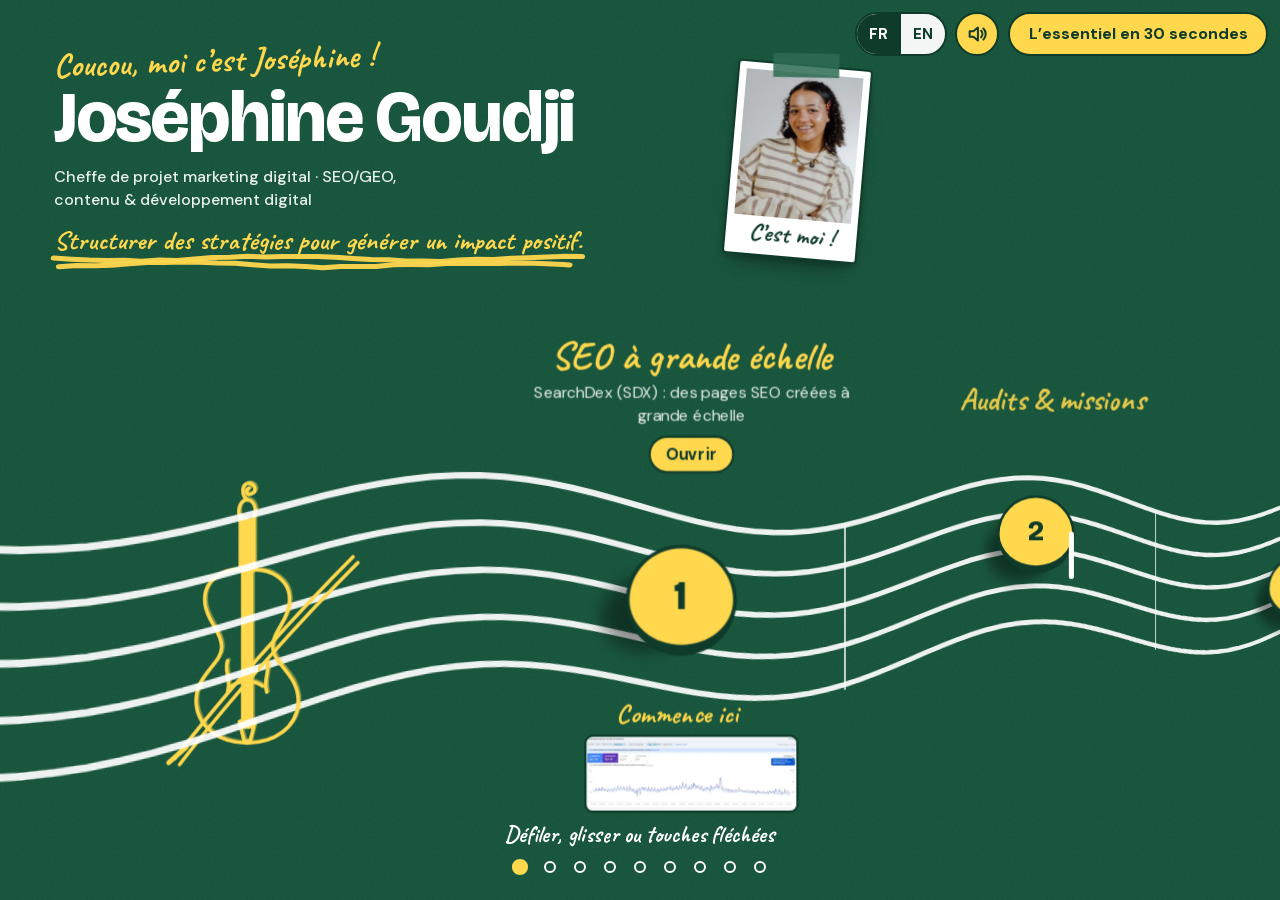
<file: versions/b-partition.html>
<!doctype html>
<html lang="fr" data-lang="fr">
<head>
<meta charset="utf-8">
<meta name="robots" content="noindex">
<meta name="viewport" content="width=device-width, initial-scale=1, viewport-fit=cover">
<title>Joséphine Goudji · SEO/GEO, contenu &amp; développement digital</title>
<meta name="description" content="Joséphine Goudji, cheffe de projet marketing digital : SEO/GEO, création de contenu et développement digital. Deux ans en SEO chez Leroy Merlin France. Priorité V.I.E en Asie ou aux États-Unis.">
<meta name="author" content="Joséphine Goudji">
<meta property="og:title" content="Joséphine Goudji · SEO/GEO, contenu &amp; développement digital">
<meta property="og:description" content="Comprendre votre métier. Créer du contenu qui compte. Attirer les bons clients.">
<meta property="og:type" content="website">
<meta name="theme-color" content="#1B5E43">
<link rel="preload" href="assets/fonts/bricolage-800.woff2" as="font" type="font/woff2" crossorigin>
<link rel="preload" href="assets/fonts/dmsans.woff2" as="font" type="font/woff2" crossorigin>
<link rel="stylesheet" href="assets/base.css">
<script>(function(){var l='fr',q=/[?&]lang=(en|fr)(&|$)/.exec(location.search);try{var s=localStorage.getItem('jg-lang');if(q){l=q[1]}else if(s==='en'||s==='fr'){l=s}else if(!/^fr/i.test(navigator.language||'fr')){l='en'}}catch(e){if(q)l=q[1]}document.documentElement.setAttribute('data-lang',l);document.documentElement.setAttribute('lang',l);if(/[?&]still/.test(location.search))document.documentElement.classList.add('still');})();</script>
<script type="application/ld+json">{"@context":"https://schema.org","@type":"Person","name":"Joséphine Goudji","jobTitle":"Cheffe de projet marketing digital","description":"SEO/GEO, création de contenu et développement digital. Deux ans en SEO chez Leroy Merlin France.","address":{"@type":"PostalAddress","addressLocality":"Lille","addressCountry":"FR"},"knowsAbout":["SEO","GEO","Content creation","Digital growth"],"sameAs":["https://www.linkedin.com/in/jos%C3%A9phine-goudji/","https://www.instagram.com/josephinegdj/"]}</script>
<style>
/* ===== B · La partition : une portée qu'on parcourt, chaque expérience est une note ===== */
body{background:var(--vert)}
.score{position:relative;background:var(--vert);padding-bottom:48px;--step:520}
.score::before{content:"";position:absolute;inset:0;background:var(--grain);opacity:.3;pointer-events:none;mix-blend-mode:multiply}
.hint,.dots,.sky,.lines,.clef,.bar-end{display:none}

/* Base (téléphone et sans JavaScript) : la portée est verticale */
.sc-world{position:relative}
.track{position:relative;display:flex;flex-direction:column;gap:30px;padding:34px 18px 10px 84px;list-style:none}
.track::before{content:"";position:absolute;left:26px;top:10px;bottom:0;width:4px;background:#fff;border-radius:2px;box-shadow:12px 0 0 #fff,24px 0 0 #fff,36px 0 0 #fff,48px 0 0 #fff;opacity:.9}
.mv{position:relative;display:block;text-decoration:none;color:#fff;min-height:84px}
.mv-shadow{display:none}
.mv-disc{position:absolute;left:-76px;top:2px;display:grid;place-items:center;width:64px;height:64px;border:3px solid var(--vert-nuit);border-bottom-width:9px;border-radius:50%;background:var(--jaune);color:var(--vert-nuit)}
.mv-disc b{font:800 1.5rem/1 var(--titre)}
.mv.coda .mv-disc b{font:700 2.4rem/1 var(--main)}
.mv-cap{display:block}
.mv-title{display:block;font:700 1.9rem/1 var(--main);color:var(--jaune)}
.mv-text{display:block;margin-top:.35rem;font-size:1rem;line-height:1.4;color:#EAF1ED;max-width:36ch}
.mv-shot{display:block;width:min(280px,100%);height:auto;margin-top:.7rem;border:2px solid var(--vert-nuit);border-radius:8px;background:#fff}
.mv-go{display:inline-block;margin-top:.7rem;padding:.2rem .85rem;border:2px solid var(--vert-nuit);border-radius:999px;background:var(--jaune);color:var(--vert-nuit);font-weight:700;font-size:.95rem}
.mv-start{display:none}
.mv:focus-visible{outline:none;box-shadow:none}
.mv:focus-visible .mv-disc{outline:3px solid #fff;outline-offset:4px;box-shadow:0 0 0 8px var(--jaune)}

/* Téléphone : la portée est horizontale, on la fait glisser du doigt */
.swipe-hint{display:none}
.wave,.wave3d{display:none}
.wave path,.wave3d path{fill:none;stroke:#fff;stroke-width:5;stroke-linecap:round;stroke-linejoin:round;opacity:.92}
@media (max-width:760px){
  .score{padding-bottom:26px;min-height:100svh}
  .hud{position:absolute;top:8px;gap:.35rem}
  .hud .btn{min-height:34px;padding:.3rem .7rem;font-size:.8rem}
  .hud .lang button{min-width:38px;min-height:32px;padding:0 .5rem;font-size:.85rem}
  .hud .snd{width:36px;height:36px;min-height:36px;padding:0}
  .hud .snd svg{width:19px;height:19px}
  .greet{padding-top:52px}
  .greet .hello{font-size:1.35rem}
  .greet h1{font-size:2.2rem}
  .greet .role{max-width:63%;margin-top:.3rem;font-size:.86rem;line-height:1.35}
  .greet .punch{max-width:63%;margin-top:.45rem;font-size:1.2rem}
  .polaroid{position:absolute;left:auto;right:16px;top:100px;margin:0;width:96px;--r:5deg}
  .sc-world{margin-top:48px}
  .track{display:flex;flex-direction:row;gap:0;padding:0;height:372px;overflow-x:auto;overflow-y:hidden;scroll-snap-type:x mandatory;scrollbar-width:none;-webkit-overflow-scrolling:touch;overscroll-behavior-x:contain}
  .track::-webkit-scrollbar{display:none}
  .track::before,.track::after{content:"";position:static;flex:0 0 12vw;width:auto;height:auto;background:none;box-shadow:none}
  .lines{display:none!important}
  html.js .wave{display:block;position:sticky;left:0;flex:0 0 100vw;width:100vw;margin-right:-100vw;height:340px;align-self:flex-start;pointer-events:none;overflow:visible}

  .mv{flex:0 0 76vw;height:100%;min-height:0;scroll-snap-align:center;scroll-snap-stop:always;text-align:center;opacity:.6;transition:opacity .3s}
  .mv.on{opacity:1}
  .mv-disc{left:50%;top:calc(210px + var(--p)*14px + var(--wy,0px));translate:-50% -50%;width:62px;height:62px;transition:transform .35s var(--ease)}
  .mv.on .mv-disc{transform:scale(1.16);outline:4px solid var(--jaune);outline-offset:5px}
  .mv-cap{display:block;position:static}
  .mv-title{font-size:1.95rem;padding-top:6px}
  .mv-text{max-width:none;max-height:4.2em;overflow:hidden;margin:.2rem auto 0;padding:0 10px;font-size:.92rem;line-height:1.4}
  .mv-go{position:absolute;left:50%;top:322px;translate:-50% 0;margin:0}
  .mv-shot,.mv-start{display:none}
  .mv-contact{display:none!important}
  .swipe-hint{display:block;margin:10px 0 0;text-align:center;font:700 1.5rem/1.1 var(--main);color:#fff}
  .dots{display:flex;justify-content:center;gap:2px;margin-top:8px}
  .dots button{width:26px;height:26px;padding:0;border:0;background:transparent;display:grid;place-items:center}
  .dots button::before{content:"";width:12px;height:12px;border:2px solid #fff;border-radius:50%;transition:background .3s,transform .3s var(--ease)}
  .dots button[aria-current="step"]::before{background:var(--jaune);border-color:var(--jaune);transform:scale(1.35)}
}

/* Ordinateur : 3D, la caméra glisse le long de la portée */
@media (min-width:761px){
  html.js .score{height:100svh;min-height:660px;overflow:hidden;padding:0;cursor:grab;touch-action:pan-y}
  html.js .score.drag{cursor:grabbing}
  html.js .sc-world{position:absolute;inset:0;perspective:1250px;perspective-origin:50% 54%}
  html.js .track{position:absolute;left:50%;top:66%;display:block;width:0;height:0;padding:0;gap:0;transform-style:preserve-3d;transform:rotateY(30deg) translateX(calc(var(--cam,0)*-1px))}
  html.js .track::before{display:none}
  html.js .lines{display:block;position:absolute;left:-1500px;top:-88px;width:7800px;height:176px;pointer-events:none}
  html.js .lines i{display:none}
  html.js .wave3d{display:block;position:absolute;left:-1300px;top:-150px;width:3400px;max-width:none;height:300px;overflow:visible;pointer-events:none}
  .wave3d path{stroke-width:6}
  html.js .clef{display:block;position:absolute;left:-470px;top:-150px;width:190px;min-width:190px;height:260px;max-width:none;pointer-events:none;overflow:visible;transform:rotateY(-30deg)}
  html.js .lines b{position:absolute;top:0;width:3px;height:182px;border-radius:2px;background:#fff;opacity:.7;left:calc(1500px + (var(--k) + .5)*var(--step)*1px)}
  html.js .bar-end{display:block;position:absolute;left:calc(var(--step)*8px + 360px);top:-88px;width:28px;height:182px;pointer-events:none}
  html.js .bar-end::before,.bar-end::after{content:"";position:absolute;top:0;bottom:0;background:#fff;border-radius:3px}
  html.js .bar-end::before{left:0;width:5px}
  html.js .bar-end::after{left:14px;width:14px}

  html.js .mv{position:absolute;left:calc(var(--k)*var(--step)*1px);top:calc(var(--p)*22px + var(--wy,0px));width:0;height:0;min-height:0;transform-style:preserve-3d}
  html.js .mv-shadow{display:block;position:absolute;left:-44px;top:-18px;width:112px;height:76px;border-radius:50%;background:rgba(0,0,0,.42);filter:blur(9px)}
  html.js .mv-disc{left:-46px;top:-46px;width:92px;height:92px;transform:translateZ(36px) rotateY(-30deg);transition:transform .55s var(--ease)}
  html.js .mv-disc::before{content:"";position:absolute;right:-2px;width:6px;height:56px;border-radius:3px;background:#fff;transition:opacity .35s}
  html.js .mv.up .mv-disc::before{bottom:50%}
  html.js .mv.dn .mv-disc::before{top:50%}
  html.js .mv.on .mv-disc::before{opacity:0}
  html.js .mv-disc b{font-size:2.1rem}
  html.js .mv.on .mv-disc{transform:translateZ(78px) rotateY(-30deg) scale(1.14)}
  html.js .mv.on .mv-disc::after{content:"";position:absolute;inset:-16px;border:4px solid var(--jaune);border-radius:50%;opacity:0;animation:ring 2s ease-out infinite}
  @keyframes ring{0%{opacity:.95;transform:scale(.8)}100%{opacity:0;transform:scale(1.35)}}
  html.js .mv-cap{position:absolute;left:0;bottom:112px;width:300px;text-align:center;transform:translateX(-50%) translateZ(60px) rotateY(-30deg);transform-origin:50% 100%;transition:transform .55s var(--ease),opacity .4s}
  html.js .mv.on .mv-cap{transform:translateX(-50%) translateZ(96px) rotateY(-30deg)}
  html.js .mv-title{font-size:clamp(1.9rem,2.8vw,2.6rem)}
  html.js .mv-text,.mv-go{opacity:0;max-height:0;margin:0;overflow:hidden;transition:opacity .4s,max-height .4s}
  html.js .mv-text{font-size:.92rem;max-width:30ch}
  html.js .mv.on .mv-text{opacity:1;max-height:4.4em;margin:.35rem auto 0}
  html.js .mv.on .mv-go{opacity:1;max-height:3em;margin-top:.55rem}
  html.js .mv-shot{position:absolute;left:0;top:124px;width:200px;max-width:none;margin:0;opacity:0;transform:translateX(-50%) translateZ(60px) rotateY(-30deg);transition:opacity .5s,transform .55s var(--ease)}
  html.js .mv.on .mv-shot{opacity:1;transform:translateX(-50%) translateZ(96px) rotateY(-30deg)}
  html.js .mv:not(.on) .mv-title{opacity:.9}
  html.js .mv{transition:opacity .5s}
  html.js .mv.past{opacity:.3}
  html.js .mv.gone{opacity:0;pointer-events:none}
  html.js .mv-start{display:block;position:absolute;left:0;top:96px;white-space:nowrap;font:700 1.6rem/1 var(--main);color:var(--jaune);transform:translateX(-50%) translateZ(70px) rotateY(-30deg);opacity:0;transition:opacity .4s}
  html.js .mv.on .mv-start{opacity:1}
  html.js .mv:not([data-k="0"]) .mv-start{display:none}
  html.js .hint{display:block;position:absolute;z-index:6;left:50%;bottom:54px;translate:-50% 0;margin:0;font:700 1.45rem/1 var(--main);color:#fff;transition:opacity .6s;pointer-events:none}
  html.js .hint.gone{opacity:0}
  html.js .dots{display:flex;position:absolute;z-index:6;left:50%;bottom:20px;translate:-50% 0;gap:4px}
  .dots button{width:26px;height:26px;padding:0;border:0;background:transparent;cursor:pointer;display:grid;place-items:center}
  .dots button::before{content:"";width:12px;height:12px;border:2px solid #fff;border-radius:50%;transition:background .3s,transform .3s var(--ease)}
  .dots button[aria-current="step"]::before{background:var(--jaune);border-color:var(--jaune);transform:scale(1.35)}
  html.js .sky{display:block}
  .sky{left:50%}
  .mv:hover .mv-disc{filter:brightness(1.05)}
}
@media (min-width:761px) and (max-width:1100px){html.js .sc-world{perspective:1000px}html.js .track{transform:rotateY(26deg) translateX(calc(var(--cam,0)*-1px))}.score{--step:440}}
  .still *{animation:none!important;transition:none!important}
@media (min-width:761px){.polaroid{left:57vw;top:64px;--r:5deg}}
.mv-contact{margin:10px 0 0;padding:14px 16px;min-width:0}
.mv-contact .contact-plain{overflow-wrap:anywhere}
.mv-contact .contact-links{margin:0 0 .7rem}
.mv-contact .contact-plain{margin-top:0;font-size:.95rem}
.mv-contact code{font:600 1em var(--texte)}
@media (min-width:761px){
  html.js .mv-contact{position:absolute;left:calc(var(--step)*8px);top:86px;width:318px;margin:0;transform:translateX(-50%) translateZ(80px) rotateY(-30deg);visibility:hidden;opacity:0;transition:opacity .4s,visibility 0s .4s}
  html.js .mv-contact.on{visibility:visible;opacity:1;transition:opacity .4s}
  .mv-contact .contact-plain span:nth-child(3){display:none}
}
.mv.coda .mv-disc img{width:100%;height:100%;border-radius:50%;object-fit:cover}
  .still *{animation:none!important;transition:none!important}
</style>
</head>
<body>
<div class="hud" data-scene>
  <div class="lang" role="group" aria-label="Langue / Language"><button type="button" id="lang-fr" aria-pressed="true" lang="fr" data-keep>FR</button><button type="button" id="lang-en" aria-pressed="false" lang="en" data-keep>EN</button></div>
  <button type="button" class="btn snd" id="snd" aria-pressed="true" aria-label="Son / Sound"><span class="sr-only"><span lang="fr">Son</span><span lang="en">Sound</span></span><svg viewBox="0 0 24 24" aria-hidden="true"><path d="M4 9h4l5-4v14l-5-4H4z"/><path class="off-x" d="M17 9l4 6M21 9l-4 6"/><path class="on-w" d="M16.5 8.5a5 5 0 0 1 0 7M19 6a8.5 8.5 0 0 1 0 12"/></svg></button>
  <a class="btn btn-primary" href="#p-essentiel" data-open="essentiel"><span lang="fr">L’essentiel en 30 secondes</span><span lang="en">The essentials in 30 seconds</span></a>
</div>
<div class="scrim" aria-hidden="true"></div>

<div class="score" data-scene role="group" aria-label="La partition de Joséphine : huit mouvements, chacun ouvre une preuve / Joséphine’s score: eight movements, each opens a proof">
  <header class="greet">
    <p class="hello"><span lang="fr">Coucou, moi c’est Joséphine !</span><span lang="en">Hi, I’m Joséphine!</span></p>
    <h1>Joséphine Goudji</h1>
    <p class="role"><span lang="fr">Cheffe de projet marketing digital · SEO/GEO, contenu &amp; développement digital</span><span lang="en">Digital marketing project manager · SEO/GEO, content &amp; digital growth</span></p>
    <p class="punch"><span lang="fr">Structurer des stratégies pour générer un impact positif.</span><span lang="en">Structuring strategies to make a positive impact.</span><svg viewBox="0 0 420 18" preserveAspectRatio="none" aria-hidden="true"><path d="M-0.1 7.0 L13.9 8.2 L27.9 9.1 L41.9 9.5 L55.9 9.2 L69.9 10.3 L83.9 9.0 L97.9 9.5 L111.9 7.9 L125.9 6.5 L139.9 6.2 L153.9 5.3 L167.9 6.0 L181.9 5.6 L195.9 5.5 L209.9 5.4 L223.9 6.3 L237.9 7.5 L251.9 8.5 L265.9 8.8 L279.9 9.9 L293.9 10.0 L307.9 10.4 L321.9 9.1 L335.9 8.3 L349.9 8.5 L363.9 7.3 L377.9 6.8 L391.9 6.1 L405.9 5.3 L419.9 5.6" fill="none" stroke="#FFD84D" stroke-width="5" stroke-linecap="round" stroke-linejoin="round" opacity="0.95"/><path d="M4.0 15.8 L18.0 14.6 L32.0 14.8 L46.0 14.3 L60.0 12.8 L74.0 11.6 L88.0 11.4 L102.0 11.0 L116.0 11.2 L130.0 12.1 L144.0 12.2 L158.0 13.7 L172.0 15.0 L186.0 14.8 L200.0 15.5 L214.0 16.8 L228.0 15.6 L242.0 15.4 L256.0 15.5 L270.0 13.8 L284.0 13.6 L298.0 13.7 L312.0 12.4 L326.0 12.2 L340.0 12.4 L354.0 12.4 L368.0 12.0 L382.0 12.2 L396.0 12.9 L410.0 13.9" fill="none" stroke="#FFD84D" stroke-width="5" stroke-linecap="round" stroke-linejoin="round" opacity="0.95"/></svg></p>
  </header>
  <a class="polaroid" href="#p-essentiel" data-open="essentiel" data-scene><span class="pol-tape"></span><img src="assets/img/josephine-portrait.webp" width="480" height="600" alt="Portrait de Joséphine Goudji, souriante, cheveux bouclés, pull rayé" data-alt-fr="Portrait de Joséphine Goudji, souriante, cheveux bouclés, pull rayé" data-alt-en="Portrait of Joséphine Goudji, smiling, curly hair, striped sweater" decoding="async"><span class="pol-cap"><span lang="fr">C’est moi !</span><span lang="en">That’s me!</span></span></a>

  <div class="sc-world">
    <div class="track" id="track">
      <div class="lines" aria-hidden="true"><i></i><i></i><i></i><i></i><i></i><b style="--k:0"></b><b style="--k:1"></b><b style="--k:2"></b><b style="--k:3"></b><b style="--k:4"></b><b style="--k:5"></b><b style="--k:6"></b><b style="--k:7"></b></div>
      <svg class="wave" id="wave" aria-hidden="true" focusable="false"><path/><path/><path/><path/><path/></svg>
      <svg class="wave3d" id="wave3d" viewBox="-1300 -150 3400 300" aria-hidden="true" focusable="false"><path/><path/><path/><path/><path/></svg>
      <svg class="clef" viewBox="0 0 222 312" aria-hidden="true"><g fill="none" stroke="#FFD84D" stroke-width="3.6" stroke-linecap="round" stroke-linejoin="round" opacity="1.0" transform="translate(0 0) rotate(0) scale(1.0)"><g><path d="M100 108 C124 104 146 118 143 142 C141 160 126 170 126 186 C126 204 154 214 152 244 C150 268 128 284 100 284"/><path d="M93 108 L93 52 M107 108 L107 52"/><path d="M92 52 C90 42 95 36 100 36 C105 36 110 42 108 52"/><path d="M100 36 C94 31 94 20 101 19 C108 19 111 27 104 30 C99 32 98 25 102 24"/><path d="M95.5 56 L95.5 268 M98.8 56 L98.8 268 M101.4 56 L101.4 268 M104.6 56 L104.6 268"/><path d="M84 226 C94 219 106 219 116 226"/><path d="M80 200 C76 210 84 218 80 232 M120 200 C124 210 116 218 120 232"/><path d="M92 262 L108 262 L103 282 L97 282 Z"/><path d="M100 108 C124 104 146 118 143 142 C141 160 126 170 126 186 C126 204 154 214 152 244 C150 268 128 284 100 284" transform="translate(200 0) scale(-1 1)"/><path d="M26 300 C78 232 152 150 208 94 M31 306 C83 238 157 156 213 100"/><path d="M20 304 L38 288" stroke-width="5"/></g><g transform="translate(1.6 -1.2)" opacity=".45"><path d="M100 108 C124 104 146 118 143 142 C141 160 126 170 126 186 C126 204 154 214 152 244 C150 268 128 284 100 284"/><path d="M93 108 L93 52 M107 108 L107 52"/><path d="M92 52 C90 42 95 36 100 36 C105 36 110 42 108 52"/><path d="M100 36 C94 31 94 20 101 19 C108 19 111 27 104 30 C99 32 98 25 102 24"/><path d="M95.5 56 L95.5 268 M98.8 56 L98.8 268 M101.4 56 L101.4 268 M104.6 56 L104.6 268"/><path d="M84 226 C94 219 106 219 116 226"/><path d="M80 200 C76 210 84 218 80 232 M120 200 C124 210 116 218 120 232"/><path d="M92 262 L108 262 L103 282 L97 282 Z"/><path d="M100 108 C124 104 146 118 143 142 C141 160 126 170 126 186 C126 204 154 214 152 244 C150 268 128 284 100 284" transform="translate(200 0) scale(-1 1)"/></g></g></svg>
      <div class="bar-end" aria-hidden="true"></div>
<a class="mv up" href="#p-sdx" data-open="sdx" data-k="0" style="--k:0;--p:0"><span class="mv-shadow"></span><span class="mv-disc"><b>1</b></span><span class="mv-cap"><strong class="mv-title"><span lang="fr">SEO à grande échelle</span><span lang="en">SEO at scale</span></strong><span class="mv-text"><span lang="fr">SearchDex (SDX)&nbsp;: des pages SEO créées à grande échelle</span><span lang="en">SearchDex (SDX): SEO landing pages created at scale</span></span><span class="mv-go"><span lang="fr">Ouvrir</span><span lang="en">Open</span></span></span><img class="mv-shot" src="assets/img/gsc-thumb.webp" width="640" height="225" alt="" decoding="async"><span class="mv-start"><span lang="fr">Commence ici</span><span lang="en">Start here</span></span></a>
<a class="mv dn" href="#p-leroy" data-open="leroy" data-k="1" style="--k:1;--p:-1"><span class="mv-shadow"></span><span class="mv-disc"><b>2</b></span><span class="mv-cap"><strong class="mv-title"><span lang="fr">Audits &amp; missions</span><span lang="en">Audits &amp; missions</span></strong><span class="mv-text"><span lang="fr">Deux ans au cœur du SEO d’un site e-commerce à très grande échelle</span><span lang="en">Two years inside the SEO of a very large e-commerce site</span></span><span class="mv-go"><span lang="fr">Ouvrir</span><span lang="en">Open</span></span></span></a>
<a class="mv up" href="#p-geo" data-open="geo" data-k="2" style="--k:2;--p:1"><span class="mv-shadow"></span><span class="mv-disc"><b>3</b></span><span class="mv-cap"><strong class="mv-title"><span lang="fr">GEO</span><span lang="en">GEO</span></strong><span class="mv-text"><span lang="fr">Être visible aussi dans les moteurs de réponse IA</span><span lang="en">Being visible in AI answer engines too</span></span><span class="mv-go"><span lang="fr">Ouvrir</span><span lang="en">Open</span></span></span></a>
<a class="mv dn" href="#p-jopa" data-open="jopa" data-k="3" style="--k:3;--p:-2"><span class="mv-shadow"></span><span class="mv-disc"><b>4</b></span><span class="mv-cap"><strong class="mv-title"><span lang="fr">JOPA Music</span><span lang="en">JOPA Music</span></strong><span class="mv-text"><span lang="fr">Construire à partir des besoins</span><span lang="en">Building from real needs</span></span><span class="mv-go"><span lang="fr">Ouvrir</span><span lang="en">Open</span></span></span></a>
<a class="mv up" href="#p-oseria" data-open="oseria" data-k="4" style="--k:4;--p:2"><span class="mv-shadow"></span><span class="mv-disc"><b>5</b></span><span class="mv-cap"><strong class="mv-title"><span lang="fr">Oseria</span><span lang="en">Oseria</span></strong><span class="mv-text"><span lang="fr">Visibilité et contenu</span><span lang="en">Visibility and content</span></span><span class="mv-go"><span lang="fr">Ouvrir</span><span lang="en">Open</span></span></span></a>
<a class="mv up" href="#p-international" data-open="international" data-k="5" style="--k:5;--p:0"><span class="mv-shadow"></span><span class="mv-disc"><b>6</b></span><span class="mv-cap"><strong class="mv-title"><span lang="fr">International</span><span lang="en">International</span></strong><span class="mv-text"><span lang="fr">Découvrir d’autres marchés et d’autres façons de travailler</span><span lang="en">Discovering other markets and other ways of working</span></span><span class="mv-go"><span lang="fr">Ouvrir</span><span lang="en">Open</span></span></span></a>
<a class="mv dn" href="#p-contenu" data-open="contenu" data-k="6" style="--k:6;--p:-1"><span class="mv-shadow"></span><span class="mv-disc"><b>7</b></span><span class="mv-cap"><strong class="mv-title"><span lang="fr">Contenu</span><span lang="en">Content</span></strong><span class="mv-text"><span lang="fr">La création de contenu fait aussi partie de mon quotidien</span><span lang="en">Content creation is part of my everyday life too</span></span><span class="mv-go"><span lang="fr">Ouvrir</span><span lang="en">Open</span></span></span></a>
<a class="mv up" href="#p-reco" data-open="reco" data-k="7" style="--k:7;--p:1"><span class="mv-shadow"></span><span class="mv-disc"><b>8</b></span><span class="mv-cap"><strong class="mv-title"><span lang="fr">Recommandation</span><span lang="en">Reference</span></strong><span class="mv-text"><span lang="fr">Ce que retient Claire Leroy, cheffe de projet SEO chez Leroy Merlin France</span><span lang="en">What Claire Leroy, SEO project manager at Leroy Merlin France, highlights</span></span><span class="mv-go"><span lang="fr">Ouvrir</span><span lang="en">Open</span></span></span></a>
<a class="mv coda up" href="#p-contact" data-open="contact" data-k="8" style="--k:8;--p:0"><span class="mv-shadow"></span><span class="mv-disc"><img src="assets/img/josephine-rond.webp" width="220" height="220" alt="" decoding="async"></span><span class="mv-cap"><strong class="mv-title"><span lang="fr">Échangeons</span><span lang="en">Let’s talk</span></strong><span class="mv-text"><span lang="fr">Mon prochain cap&nbsp;: un V.I.E en Asie ou aux États-Unis.</span><span lang="en">My next step: a V.I.E in Asia or the United States.</span></span><span class="mv-go"><span lang="fr">Ouvrir</span><span lang="en">Open</span></span></span></a>
<div class="contact-box mv-contact" id="mv-contact"><div class="contact-links">
        <a class="btn solid" href="https://www.linkedin.com/in/jos%C3%A9phine-goudji/" target="_blank" rel="noopener">LinkedIn</a>
        <a class="btn" href="https://wa.me/33651691050?text=Bonjour%20Jos%C3%A9phine%2C%20j%E2%80%99ai%20d%C3%A9couvert%20votre%20portfolio%20et%20j%E2%80%99aimerais%20%C3%A9changer%20avec%20vous." data-href-fr="https://wa.me/33651691050?text=Bonjour%20Jos%C3%A9phine%2C%20j%E2%80%99ai%20d%C3%A9couvert%20votre%20portfolio%20et%20j%E2%80%99aimerais%20%C3%A9changer%20avec%20vous." data-href-en="https://wa.me/33651691050?text=Hi%20Jos%C3%A9phine%2C%20I%20came%20across%20your%20portfolio%20and%20I%E2%80%99d%20like%20to%20get%20in%20touch." target="_blank" rel="noopener">WhatsApp</a>
      </div><div class="contact-plain">
        <span><span lang="fr">Téléphone :</span><span lang="en">Phone:</span> <a href="tel:+33651691050"><code>+33 6 51 69 10 50</code></a></span>
        <span><span lang="fr">E-mail :</span><span lang="en">Email:</span> <a href="mailto:josephinegoudji@gmail.com?subject=Votre%20portfolio" data-href-fr="mailto:josephinegoudji@gmail.com?subject=Votre%20portfolio" data-href-en="mailto:josephinegoudji@gmail.com?subject=Your%20portfolio"><code>josephinegoudji@gmail.com</code></a></span>
        <span><span lang="fr">Basée à Lille, France · Mobile à l’international</span><span lang="en">Based in Lille, France · Open to relocation</span></span>
      </div></div>
    </div>
  </div>

  <p class="hint" id="hint"><span lang="fr">Défiler, glisser ou touches fléchées</span><span lang="en">Scroll, drag or use the arrow keys</span></p>
  <p class="swipe-hint"><span lang="fr">Fais glisser la partition →</span><span lang="en">Swipe along the score →</span></p>
  <nav class="dots" id="dots" aria-label="Mouvements / Movements"><button type="button" data-go="0" aria-label="1 / 9"><span class="sr-only"><span lang="fr">SEO à grande échelle</span><span lang="en">SEO at scale</span></span></button><button type="button" data-go="1" aria-label="2 / 9"><span class="sr-only"><span lang="fr">Audits &amp; missions</span><span lang="en">Audits &amp; missions</span></span></button><button type="button" data-go="2" aria-label="3 / 9"><span class="sr-only"><span lang="fr">GEO</span><span lang="en">GEO</span></span></button><button type="button" data-go="3" aria-label="4 / 9"><span class="sr-only"><span lang="fr">JOPA Music</span><span lang="en">JOPA Music</span></span></button><button type="button" data-go="4" aria-label="5 / 9"><span class="sr-only"><span lang="fr">Oseria</span><span lang="en">Oseria</span></span></button><button type="button" data-go="5" aria-label="6 / 9"><span class="sr-only"><span lang="fr">International</span><span lang="en">International</span></span></button><button type="button" data-go="6" aria-label="7 / 9"><span class="sr-only"><span lang="fr">Contenu</span><span lang="en">Content</span></span></button><button type="button" data-go="7" aria-label="8 / 9"><span class="sr-only"><span lang="fr">Recommandation</span><span lang="en">Reference</span></span></button><button type="button" data-go="8" aria-label="9 / 9"><span class="sr-only"><span lang="fr">Échangeons</span><span lang="en">Let’s talk</span></span></button></nav>
</div>

<main id="preuves" aria-label="Preuves et détails / Proofs and details">
<section class="panel" id="p-essentiel" data-panel="essentiel" tabindex="-1" aria-labelledby="p-essentiel-t">
<div class="panel-bar"><button type="button" class="btn btn-sm" data-close><span lang="fr">Fermer</span><span lang="en">Close</span></button><span class="crumb" id="p-essentiel-t"><span lang="fr">L’essentiel en 30 secondes</span><span lang="en">The essentials in 30 seconds</span></span></div>
<div class="panel-body"><div class="sec" id="accueil"><img class="me" src="assets/img/josephine-rond.webp" width="220" height="220" alt="Portrait de Joséphine Goudji, souriante, cheveux bouclés, pull rayé" data-alt-fr="Portrait de Joséphine Goudji, souriante, cheveux bouclés, pull rayé" data-alt-en="Portrait of Joséphine Goudji, smiling, curly hair, striped sweater" decoding="async"><h2><span lang="fr">L’essentiel en 30 secondes</span><span lang="en">The essentials in 30 seconds</span></h2><p class="lead"><span lang="fr">Cheffe de projet marketing digital · SEO/GEO, contenu &amp; développement digital</span><span lang="en">Digital marketing project manager · SEO/GEO, content &amp; digital growth</span></p><p class="tagline"><span lang="fr">Comprendre votre métier. Créer du contenu qui compte. Attirer les bons clients.</span><span lang="en">Understand your business. Create content that counts. Attract the right customers.</span></p><p class="intro"><span lang="fr">J’aime rechercher, comprendre et rendre les choses accessibles. Après deux ans en SEO chez Leroy Merlin France, je développe des projets qui mêlent analyse, création de contenu et compréhension des besoins clients.</span><span lang="en">I like researching, understanding and making things accessible. After two years in SEO at Leroy Merlin France, I build projects that combine analysis, content creation and a close reading of customer needs.</span></p><span class="pill"><span lang="fr">Priorité V.I.E · Asie / États-Unis</span><span lang="en">Priority: V.I.E · Asia / United States</span></span><div class="cta-row"><a class="btn btn-primary" href="#p-sdx" data-open="sdx"><span lang="fr">Voir ma preuve n° 1 : SEO à grande échelle</span><span lang="en">See my proof no. 1: SEO at scale</span></a><a class="btn btn-ghost" href="#p-contact" data-open="contact"><span lang="fr">Échangeons</span><span lang="en">Let’s talk</span></a></div><div class="sec" id="apports"><div class="section-head">
      <span class="eyebrow"><span lang="fr">Ce que je peux apporter</span><span lang="en">What I can bring</span></span>
      <h2 id="apports-h"><span lang="fr">Quatre façons de contribuer, chacune reliée à un exemple concret</span><span lang="en">Four ways to contribute, each tied to a concrete example</span></h2>
    </div><div class="offer">
      <article>
        <h3><span lang="fr">Recherche &amp; compréhension</span><span lang="en">Research &amp; understanding</span></h3>
        <p><span lang="fr">Collecter des données, vérifier les sources, écouter les clients et comprendre un marché avant d’agir.</span><span lang="en">Gathering data, checking sources, listening to customers and understanding a market before acting.</span></p>
        <a href="#cas-location"><span lang="fr">Exemple&nbsp;: audit location de matériel</span><span lang="en">Example: equipment rental audit</span></a>
        <a href="#jopa"><span lang="fr">Exemple&nbsp;: entretiens JOPA Music</span><span lang="en">Example: JOPA Music interviews</span></a>
      </article>
      <article>
        <h3>SEO / GEO</h3>
        <p><span lang="fr">Rendre un site visible dans Google et dans les moteurs de réponse IA, à grande échelle comme en local.</span><span lang="en">Making a site visible in Google and in AI answer engines, at scale and locally.</span></p>
        <a href="#cas-sdx"><span lang="fr">Exemple&nbsp;: SearchDex à grande échelle</span><span lang="en">Example: SearchDex at scale</span></a>
        <a href="#geo"><span lang="fr">Exemple&nbsp;: FAQ GEO et automatisation</span><span lang="en">Example: GEO FAQs and automation</span></a>
      </article>
      <article>
        <h3><span lang="fr">Création de contenu</span><span lang="en">Content creation</span></h3>
        <p><span lang="fr">Traduire une expertise en textes et formats utiles, lisibles et attractifs, pour le web comme pour les réseaux.</span><span lang="en">Turning expertise into useful, readable and appealing texts and formats, for the web and for social media.</span></p>
        <a href="#missions"><span lang="fr">Exemple&nbsp;: rédaction SEO chez Leroy Merlin</span><span lang="en">Example: SEO writing at Leroy Merlin</span></a>
        <a href="#contenu"><span lang="fr">Exemple&nbsp;: mon univers Instagram</span><span lang="en">Example: my Instagram universe</span></a>
      </article>
      <article>
        <h3><span lang="fr">Développement digital</span><span lang="en">Digital growth</span></h3>
        <p><span lang="fr">Construire et améliorer un produit à partir des besoins observés, puis suivre ce qui fonctionne.</span><span lang="en">Building and improving a product from observed needs, then tracking what works.</span></p>
        <a href="#jopa"><span lang="fr">Exemple&nbsp;: MVP JOPA Music</span><span lang="en">Example: JOPA Music MVP</span></a>
        <a href="#oseria"><span lang="fr">Exemple&nbsp;: accompagnement Oseria</span><span lang="en">Example: supporting Oseria</span></a>
      </article>
    </div></div><div class="drives" aria-labelledby="drives-h">
      <h2 id="drives-h"><span lang="fr">Ce qui m’anime au quotidien</span><span lang="en">What drives me day to day</span></h2>
      <ul>
        <li><span lang="fr">Rechercher des informations et vérifier leur fiabilité.</span><span lang="en">Researching information and checking how reliable it is.</span></li>
        <li><span lang="fr">Comprendre un marché, les besoins des clients et l’expertise d’un métier.</span><span lang="en">Understanding a market, its customers’ needs and the expertise of a trade.</span></li>
        <li><span lang="fr">Traduire cette expertise en contenus utiles, accessibles et attractifs.</span><span lang="en">Turning that expertise into useful, accessible and appealing content.</span></li>
        <li><span lang="fr">Attirer les bons clients et contribuer au développement d’une activité.</span><span lang="en">Attracting the right customers and helping a business grow.</span></li>
        <li><span lang="fr">Créer, présenter des idées et travailler avec les autres en écoutant leurs besoins.</span><span lang="en">Creating, pitching ideas and working with others by listening to what they need.</span></li>
      </ul>
    </div></div></div>
</section>
<section class="panel" id="p-sdx" data-panel="sdx" tabindex="-1" aria-labelledby="p-sdx-t">
<div class="panel-bar"><button type="button" class="btn btn-sm" data-close><span lang="fr">Fermer</span><span lang="en">Close</span></button><span class="crumb" id="p-sdx-t"><span lang="fr">Preuve n° 1</span><span lang="en">Proof no. 1</span></span><button type="button" class="btn btn-sm" data-step="-1" aria-label="Précédent / Previous"><svg viewBox="0 0 24 24" aria-hidden="true" class="ico"><path d="M19 12H5M11 6l-6 6 6 6"/></svg></button><button type="button" class="btn btn-sm" data-step="1" aria-label="Suivant / Next"><svg viewBox="0 0 24 24" aria-hidden="true" class="ico"><path d="M5 12h14M13 6l6 6-6 6"/></svg></button></div>
<div class="panel-body"><article class="case" id="cas-sdx" aria-labelledby="sdx-h">
      <div class="case-top">
        <span class="eyebrow"><span lang="fr">Étude de cas · SEO à grande échelle</span><span lang="en">Case study · SEO at scale</span></span>
        <h2 id="sdx-h"><span lang="fr">SearchDex (SDX)&nbsp;: des pages SEO créées à grande échelle</span><span lang="en">SearchDex (SDX): SEO landing pages created at scale</span></h2>
        <div class="meta">
          <span><span lang="fr">Leroy Merlin France · Sept. 2024 – Déc. 2025</span><span lang="en">Leroy Merlin France · Sept. 2024 – Dec. 2025</span></span>
        </div>
        <p class="summary"><span lang="fr">Le dispositif SDX crée à grande échelle des landing pages SEO à partir du search interne, afin de capter des requêtes produit et longue traîne à fort potentiel business. J’ai contribué à son pilotage au quotidien pendant plus d’un an.</span><span lang="en">The SDX system creates SEO landing pages at scale from internal search data, to capture product and long-tail queries with high business potential. I helped run it day to day for over a year.</span></p>
      </div>

      <div class="steps">
        <div class="step">
          <h3><span lang="fr">Contexte</span><span lang="en">Context</span></h3>
          <ul>
            <li><span lang="fr">Augmenter la couverture sémantique SEO du site.</span><span lang="en">Increase the site’s SEO semantic coverage.</span></li>
            <li><span lang="fr">Générer du trafic organique qualifié.</span><span lang="en">Generate qualified organic traffic.</span></li>
            <li><span lang="fr">Soutenir la performance e-commerce et le parcours ROPO.</span><span lang="en">Support e-commerce performance and the ROPO journey.</span></li>
          </ul>
        </div>
        <div class="step">
          <h3><span lang="fr">Mon rôle</span><span lang="en">My role</span></h3>
          <ul>
            <li><span lang="fr">Pilotage des SDX produit (pages -p.html) et des SDX content (pages -c.html).</span><span lang="en">Running product SDX (-p.html pages) and content SDX (-c.html pages).</span></li>
            <li><span lang="fr">Lead sur les SDX hybrides content + produit.</span><span lang="en">Lead on hybrid content + product SDX.</span></li>
            <li><span lang="fr">Coordination avec l’e-merchandising.</span><span lang="en">Coordination with e-merchandising.</span></li>
          </ul>
        </div>
        <div class="step">
          <h3>Actions</h3>
          <ul>
            <li><span lang="fr">Mise en production de 239 fichiers de mots-clés SDX.</span><span lang="en">Put 239 SDX keyword files into production.</span></li>
            <li><span lang="fr">Contribution à plus de 50 000 pages SDX hors content.</span><span lang="en">Contributed to more than 50,000 non-content SDX pages.</span></li>
            <li><span lang="fr">Optimisation on-site via Searchdex&nbsp;: H1, H2, titles, metas et optimisations techniques à grande échelle.</span><span lang="en">On-site optimisation through Searchdex: H1, H2, titles, metas and technical fixes at scale.</span></li>
            <li><span lang="fr">Projets saisonniers, dont les SDX Noël 2025.</span><span lang="en">Seasonal projects, including the Christmas 2025 SDX.</span></li>
          </ul>
        </div>
        <div class="step">
          <h3><span lang="fr">Résultats et enseignements</span><span lang="en">Results and lessons</span></h3>
          <ul>
            <li><span lang="fr">Les chiffres ci-dessous décrivent la performance du périmètre SDX suivi, fruit d’un travail d’équipe, et non mes seuls résultats.</span><span lang="en">The figures below describe the performance of the SDX perimeter I worked on. They reflect a team effort, not my results alone.</span></li>
            <li><span lang="fr">Pages en top 3 Google sur le périmètre&nbsp;: 218 905 → 237 793 (+8,6&nbsp;%).</span><span lang="en">Pages ranking in Google’s top 3 on the perimeter: 218,905 → 237,793 (+8.6%).</span></li>
            <li><span lang="fr">Taux de rebond moyen&nbsp;: 31,18&nbsp;% (source&nbsp;: Searchdex Manager, outil interne).</span><span lang="en">Average bounce rate: 31.18% (source: Searchdex Manager, internal tool).</span></li>
            <li><span lang="fr">Ce que j’en retire&nbsp;: savoir piloter un levier SEO industriel, prioriser des fichiers de mots-clés, tenir la qualité à grande échelle et travailler main dans la main avec l’e-merchandising.</span><span lang="en">What I take from it: how to run an industrial SEO lever, prioritise keyword files, keep quality high at scale and work hand in hand with e-merchandising.</span></li>
          </ul>
        </div>
      </div>

      <div class="kpis" aria-label="Indicateurs Google Search Console du périmètre SDX">
        <div class="kpi"><b>26,7 M</b><span><span lang="fr">clics</span><span lang="en">clicks</span></span></div>
        <div class="kpi"><b>424 M</b><span>impressions</span></div>
        <div class="kpi"><b>6,3&nbsp;%</b><span><span lang="fr">CTR moyen</span><span lang="en">average CTR</span></span></div>
        <div class="kpi"><b>5,4</b><span><span lang="fr">position moyenne</span><span lang="en">average position</span></span></div>
      </div>
      <p class="note"><span lang="fr">Source&nbsp;: Google Search Console, filtre «&nbsp;Page&nbsp;: -p.html&nbsp;», type de recherche Web, période du 16 septembre 2024 au 30 novembre 2025 environ. Totaux du périmètre, pas d’attribution individuelle.</span><span lang="en">Source: Google Search Console, filter “Page: -p.html”, Web search type, roughly 16 September 2024 to 30 November 2025. Totals for the perimeter, with no individual attribution.</span></p>

      <div class="step proof">
        <h3><span lang="fr">Preuve&nbsp;: capture Google Search Console du périmètre SDX</span><span lang="en">Evidence: Google Search Console screenshot of the SDX perimeter</span></h3>
        <div>
          <figure>
            <button type="button" class="shot" id="shot-btn" aria-haspopup="dialog" aria-controls="lightbox">
              <img src="assets/img/gsc-sdx-traffic.png" width="1642" height="577" loading="lazy"
                   alt="Capture d’écran Google Search Console, rapport Performances dans les résultats de recherche, filtre Page&nbsp;: -p.html, type de recherche Web, période personnalisée de septembre 2024 à décembre 2025. Totaux affichés&nbsp;: 26,7 millions de clics, 424 millions d’impressions, CTR moyen 6,3&nbsp;%, position moyenne 5,4. Courbe quotidienne des clics et des impressions, avec un pic fin juin 2025."
                   data-alt-en="Google Search Console screenshot, Performance on Search results report, filter Page: -p.html, Web search type, custom period from September 2024 to December 2025. Totals shown: 26.7 million clicks, 424 million impressions, 6.3% average CTR, 5.4 average position. Daily clicks and impressions curve, with a peak at the end of June 2025."
                   data-alt-fr="Capture d’écran Google Search Console, rapport Performances dans les résultats de recherche, filtre Page&nbsp;: -p.html, type de recherche Web, période personnalisée de septembre 2024 à décembre 2025. Totaux affichés&nbsp;: 26,7 millions de clics, 424 millions d’impressions, CTR moyen 6,3&nbsp;%, position moyenne 5,4. Courbe quotidienne des clics et des impressions, avec un pic fin juin 2025.">
            </button>
            <figcaption>
              <span><span lang="fr">Performance du périmètre SDX, septembre 2024 à décembre 2025. Google Search Console, pages «&nbsp;-p.html&nbsp;».</span><span lang="en">SDX perimeter performance, September 2024 to December 2025. Google Search Console, “-p.html” pages. The screenshot is in French.</span></span>
              <button type="button" class="btn btn-ghost btn-sm" id="shot-btn-2" aria-haspopup="dialog" aria-controls="lightbox"><span lang="fr">Agrandir</span><span lang="en">Enlarge</span></button>
            </figcaption>
          </figure>
        </div>
      </div>
    </article></div>
</section>
<section class="panel" id="p-leroy" data-panel="leroy" tabindex="-1" aria-labelledby="p-leroy-t">
<div class="panel-bar"><button type="button" class="btn btn-sm" data-close><span lang="fr">Fermer</span><span lang="en">Close</span></button><span class="crumb" id="p-leroy-t"><span lang="fr">Leroy Merlin · audits & missions</span><span lang="en">Leroy Merlin · audits & missions</span></span><button type="button" class="btn btn-sm" data-step="-1" aria-label="Précédent / Previous"><svg viewBox="0 0 24 24" aria-hidden="true" class="ico"><path d="M19 12H5M11 6l-6 6 6 6"/></svg></button><button type="button" class="btn btn-sm" data-step="1" aria-label="Suivant / Next"><svg viewBox="0 0 24 24" aria-hidden="true" class="ico"><path d="M5 12h14M13 6l6 6-6 6"/></svg></button></div>
<div class="panel-body"><div class="sec" id="projets"><div class="section-head">
      <span class="eyebrow"><span lang="fr">Projets et expérience SEO · Leroy Merlin France</span><span lang="en">SEO projects and experience · Leroy Merlin France</span></span>
      <h2 id="projets-h"><span lang="fr">Deux ans au cœur du SEO d’un site e-commerce à très grande échelle</span><span lang="en">Two years inside the SEO of a very large e-commerce site</span></h2>
      <p class="lead"><span lang="fr">Cheffe de projet SEO junior, en alternance au sein de la direction e-commerce de Leroy Merlin France, de septembre 2024 à août 2026. J’y ai alterné rédaction, audits, pilotage d’outils industriels et automatisation, en lien avec les équipes UX, e-merchandising, data et e-commerce.</span><span lang="en">Junior SEO project manager, on a work-study contract within the e-commerce department of Leroy Merlin France, from September 2024 to August 2026. I moved between writing, audits, running large-scale tooling and automation, alongside the UX, e-merchandising, data and e-commerce teams.</span></p>
    </div><div id="missions" class="grid-2">
      <article class="card">
        <h3><span lang="fr">Missions SEO et rédaction de contenus</span><span lang="en">SEO missions and content writing</span></h3>
        <ul>
          <li><span lang="fr">Assistanat de la cheffe de projet SEO&nbsp;: optimisation on-site, suivi de performance, recommandations techniques et éditoriales.</span><span lang="en">Supporting the SEO project manager: on-site optimisation, performance tracking, technical and editorial recommendations.</span></li>
          <li><span lang="fr">Rédaction de contenus optimisés&nbsp;: pages catégories (environ 250 mots), meta descriptions, fiches produits, textes spin.</span><span lang="en">Writing optimised content: category pages (around 250 words), meta descriptions, product sheets, spin texts.</span></li>
          <li><span lang="fr">Analyse d’intention de recherche&nbsp;: correspondance entre intention et type de page pour une stratégie de contenu efficace.</span><span lang="en">Search intent analysis: matching intent to page type for an effective content strategy.</span></li>
          <li><span lang="fr">Audits SEO thématiques par univers, par exemple la location de matériel.</span><span lang="en">Thematic SEO audits by category, for example equipment rental.</span></li>
          <li><span lang="fr">Pages locales SPIN pour le parcours ROPO (recherche en ligne, achat en magasin).</span><span lang="en">Local SPIN pages for the ROPO journey (research online, purchase offline).</span></li>
          <li><span lang="fr">SEO local et presence management&nbsp;: déploiement et gestion des descriptions longues Google My Business sur l’ensemble du parc de magasins français, création et maillage des pages locales.</span><span lang="en">Local SEO and presence management: deploying and managing long Google My Business descriptions across all French stores, creating and interlinking local pages.</span></li>
          <li><span lang="fr">Suivi des indicateurs organiques, reportings hebdomadaires et recommandations pour les équipes digitales et commerciales.</span><span lang="en">Organic KPI monitoring, weekly reporting and recommendations for digital and commercial teams.</span></li>
        </ul>
      </article>
      <article class="card">
        <h3><span lang="fr">Collaboration, comités et vie d’équipe</span><span lang="en">Collaboration, committees and team life</span></h3>
        <ul>
          <li><span lang="fr">Collaboration cross-fonctionnelle avec les équipes UX, e-merchandising, data et e-commerce, et avec le SEA pour améliorer l’acquisition et les workflows.</span><span lang="en">Cross-functional work with the UX, e-merchandising, data and e-commerce teams, and with paid search to improve acquisition and workflows.</span></li>
          <li><span lang="fr">Comité EXI&nbsp;: participation active à la collecte et à l’analyse des verbatims des collaborateurs e-commerce, pour l’amélioration continue des processus.</span><span lang="en">EXI committee: active role in collecting and analysing e-commerce employees’ feedback to improve processes continuously.</span></li>
          <li><span lang="fr">Comité des Fêtes de la direction e-commerce&nbsp;: cohésion d’équipe et culture d’entreprise.</span><span lang="en">E-commerce department events committee: team cohesion and company culture.</span></li>
          <li><span lang="fr">Force de proposition sur les projets transverses, avec une posture d’initiative.</span><span lang="en">Proactive on cross-team projects, with an initiative-taking stance.</span></li>
        </ul>
        <h4 style="margin-top:6px"><span lang="fr">Outils</span><span lang="en">Tools</span></h4>
        <ul class="chips" aria-label="Outils">
          <li>Google Search Console</li><li>Semrush</li><li>Monitorank</li><li>Google Trends</li><li>Searchdex</li><li>Contentful</li><li>Google Sheets (XPath, scripts)</li><li>Kobi</li><li>Opus</li><li>EffiSpin</li><li>Looker Studio</li><li>Gemini</li>
        </ul>
        <h4 style="margin-top:6px"><span lang="fr">Méthodes</span><span lang="en">Methods</span></h4>
        <ul class="chips" aria-label="Méthodes">
          <li><span lang="fr">Audit technique</span><span lang="en">Technical audit</span></li>
          <li><span lang="fr">Audit sémantique</span><span lang="en">Semantic audit</span></li>
          <li><span lang="fr">Mapping d’intention</span><span lang="en">Intent mapping</span></li>
          <li><span lang="fr">Pages locales SPIN</span><span lang="en">Local SPIN pages</span></li>
          <li><span lang="fr">Stratégie ROPO</span><span lang="en">ROPO strategy</span></li>
          <li><span lang="fr">Benchmark concurrentiel</span><span lang="en">Competitive benchmark</span></li>
        </ul>
      </article>
    </div><article class="case" id="cas-location" aria-labelledby="loc-h">
      <div class="case-top">
        <span class="eyebrow"><span lang="fr">Étude de cas · Audit et SEO local</span><span lang="en">Case study · Audit and local SEO</span></span>
        <h3 id="loc-h"><span lang="fr">Location de matériel&nbsp;: comprendre une baisse apparente et ouvrir le potentiel local</span><span lang="en">Equipment rental: understanding an apparent drop and unlocking local potential</span></h3>
        <div class="meta"><span><span lang="fr">Leroy Merlin France · Octobre 2025</span><span lang="en">Leroy Merlin France · October 2025</span></span></div>
        <p class="summary"><span lang="fr">Un audit confié pour analyser une baisse apparente de trafic sur l’univers location et identifier les opportunités SEO locales. Les données de Search Console, Semrush, Google Trends et Monitorank ont été croisées avec un benchmark concurrentiel.</span><span lang="en">An audit assigned to analyse an apparent traffic drop in the rental category and identify local SEO opportunities. Search Console, Semrush, Google Trends and Monitorank data were cross-checked with a competitive benchmark.</span></p>
      </div>
      <div class="steps">
        <div class="step">
          <h4><span lang="fr">Contexte</span><span lang="en">Context</span></h4>
          <ul>
            <li><span lang="fr">Baisse apparente de trafic à expliquer sur l’univers location.</span><span lang="en">An apparent traffic drop to explain in the rental category.</span></li>
            <li><span lang="fr">Concurrents spécialisés (Kiloutou, Loxam) et généralistes (Brico Dépôt) en progression.</span><span lang="en">Specialist competitors (Kiloutou, Loxam) and generalists (Brico Dépôt) on the rise.</span></li>
          </ul>
        </div>
        <div class="step">
          <h4><span lang="fr">Mon rôle</span><span lang="en">My role</span></h4>
          <ul>
            <li><span lang="fr">Conduite de l’audit de bout en bout&nbsp;: collecte des données, analyse, constats et recommandations.</span><span lang="en">Running the audit end to end: data collection, analysis, findings and recommendations.</span></li>
            <li><span lang="fr">Contribution au déploiement des pages locales qui en a découlé.</span><span lang="en">Contributing to the local page rollout that followed.</span></li>
          </ul>
        </div>
        <div class="step">
          <h4>Actions</h4>
          <ul>
            <li><span lang="fr">Google Trends pour la saisonnalité, Search Console pour la part brand / no-brand, Semrush et Monitorank pour les positions.</span><span lang="en">Google Trends for seasonality, Search Console for the brand / non-brand split, Semrush and Monitorank for rankings.</span></li>
            <li><span lang="fr">Comparaison des pages service et des pages locales.</span><span lang="en">Comparison of service pages and local pages.</span></li>
            <li><span lang="fr">Ciblage de 575 villes françaises, rédaction des contenus via EffiSpin, usage de l’IA avec contrôle humain, mise en production via Opus.</span><span lang="en">Targeting 575 French cities, writing content with EffiSpin, using AI with human review, publishing through Opus.</span></li>
          </ul>
        </div>
        <div class="step">
          <h4><span lang="fr">Résultats et enseignements</span><span lang="en">Results and lessons</span></h4>
          <ul>
            <li><span lang="fr">Sur 12 mois&nbsp;: 873 K clics brandés contre 218 K clics no-brand, pour 16,8 M d’impressions.</span><span lang="en">Over 12 months: 873K branded clicks versus 218K non-brand clicks, for 16.8M impressions.</span></li>
            <li><span lang="fr">Forte saisonnalité identifiée en mars–avril.</span><span lang="en">Strong seasonality identified in March–April.</span></li>
            <li><span lang="fr">Constat&nbsp;: le SEO est sain, mais le potentiel local reste partiellement exploité.</span><span lang="en">Finding: SEO is healthy, but local potential remains partly untapped.</span></li>
            <li><span lang="fr">Recommandations livrées&nbsp;: priorisation locale, déploiement progressif et indicateurs de suivi.</span><span lang="en">Recommendations delivered: local prioritisation, progressive rollout and tracking KPIs.</span></li>
          </ul>
        </div>
      </div>
      <p class="note"><span lang="fr">Preuves&nbsp;: données Google Search Console, Semrush, Google Trends et Monitorank issues de l’audit (données internes, non publiées ici). L’impact des pages locales déployées n’est pas chiffré dans ce portfolio.</span><span lang="en">Evidence: Google Search Console, Semrush, Google Trends and Monitorank data from the audit (internal data, not published here). The impact of the local pages rolled out is not quantified in this portfolio.</span></p>
    </article><article class="case" id="cas-outillage" aria-labelledby="out-h">
      <div class="case-top">
        <span class="eyebrow"><span lang="fr">Étude de cas · Benchmark concurrentiel</span><span lang="en">Case study · Competitive benchmark</span></span>
        <h3 id="out-h"><span lang="fr">Outillage électroportatif&nbsp;: Leroy Merlin face à Castorama et Cdiscount</span><span lang="en">Power tools: Leroy Merlin versus Castorama and Cdiscount</span></h3>
        <div class="meta"><span>Leroy Merlin France</span></div>
        <p class="summary"><span lang="fr">Un benchmark SEO sur l’outillage électroportatif pour situer Leroy Merlin face à deux concurrents et proposer des leviers de croissance.</span><span lang="en">An SEO benchmark on power tools to position Leroy Merlin against two competitors and propose growth levers.</span></p>
      </div>
      <details open>
        <summary><span lang="fr">Voir le détail&nbsp;: rôle, actions, résultats</span><span lang="en">See details: role, actions, results</span></summary>
        <div class="steps">
          <div class="step">
            <h4><span lang="fr">Mon rôle</span><span lang="en">My role</span></h4>
            <ul><li><span lang="fr">Réalisation du benchmark et formulation des recommandations.</span><span lang="en">Carrying out the benchmark and writing the recommendations.</span></li></ul>
          </div>
          <div class="step">
            <h4>Actions</h4>
            <ul>
              <li><span lang="fr">Analyse Semrush&nbsp;: mots-clés en top 10, trafic estimé, part brand / no-brand.</span><span lang="en">Semrush analysis: top 10 keywords, estimated traffic, brand / non-brand split.</span></li>
              <li><span lang="fr">Comparaison des arborescences et des parcours d’achat.</span><span lang="en">Comparison of site structures and purchase journeys.</span></li>
            </ul>
          </div>
          <div class="step">
            <h4><span lang="fr">Résultats et enseignements</span><span lang="en">Results and lessons</span></h4>
            <ul>
              <li><span lang="fr">31,8 K mots-clés en top 10 et 367,4 K visites estimées (Semrush).</span><span lang="en">31.8K top 10 keywords and 367.4K estimated visits (Semrush).</span></li>
              <li><span lang="fr">Trafic no-brand robuste&nbsp;: 321,6 K visites (-12&nbsp;% par rapport au brand seul).</span><span lang="en">Strong non-brand traffic: 321.6K visits (-12% compared with brand alone).</span></li>
              <li><span lang="fr">Arborescence plus directe que celle de Cdiscount&nbsp;: un avantage UX et SEO.</span><span lang="en">A more direct site structure than Cdiscount: a UX and SEO advantage.</span></li>
              <li><span lang="fr">Recommandation&nbsp;: développer le no-brand et capter plus tôt le parcours d’achat.</span><span lang="en">Recommendation: grow non-brand traffic and capture the buying journey earlier.</span></li>
            </ul>
          </div>
          <div class="step">
            <h4><span lang="fr">Preuves</span><span lang="en">Evidence</span></h4>
            <ul><li><span lang="fr">Données Semrush issues de l’audit. Ces deux audits ont nourri des recommandations&nbsp;: priorisation locale, structuration des SDX et renforcement du no-brand.</span><span lang="en">Semrush data from the audit. Both audits fed recommendations: local prioritisation, SDX structuring and non-brand reinforcement.</span></li></ul>
          </div>
        </div>
      </details>
    </article></div></div>
</section>
<section class="panel" id="p-geo" data-panel="geo" tabindex="-1" aria-labelledby="p-geo-t">
<div class="panel-bar"><button type="button" class="btn btn-sm" data-close><span lang="fr">Fermer</span><span lang="en">Close</span></button><span class="crumb" id="p-geo-t"><span lang="fr">GEO</span><span lang="en">GEO</span></span><button type="button" class="btn btn-sm" data-step="-1" aria-label="Précédent / Previous"><svg viewBox="0 0 24 24" aria-hidden="true" class="ico"><path d="M19 12H5M11 6l-6 6 6 6"/></svg></button><button type="button" class="btn btn-sm" data-step="1" aria-label="Suivant / Next"><svg viewBox="0 0 24 24" aria-hidden="true" class="ico"><path d="M5 12h14M13 6l6 6-6 6"/></svg></button></div>
<div class="panel-body"><article class="case" id="geo" aria-labelledby="geo-h">
      <div class="case-top">
        <span class="eyebrow"><span lang="fr">GEO, FAQ et automatisation</span><span lang="en">GEO, FAQs and automation</span></span>
        <h2 id="geo-h"><span lang="fr">Être visible aussi dans les moteurs de réponse IA</span><span lang="en">Being visible in AI answer engines too</span></h2>
        <p class="summary"><span lang="fr">Le GEO (Generative Engine Optimization) consiste à rendre un contenu lisible et fiable pour les assistants IA et les moteurs de réponse. J’y ai travaillé avec une approche E-E-A-T&nbsp;: renforcer l’expérience, l’expertise, l’autorité et la fiabilité des contenus.</span><span lang="en">GEO (Generative Engine Optimization) means making content readable and trustworthy for AI assistants and answer engines. I approached it through E-E-A-T: strengthening the experience, expertise, authority and trustworthiness of content.</span></p>
      </div>
      <div class="steps">
        <div class="step">
          <h3><span lang="fr">Analyse des parts de visibilité</span><span lang="en">Share of voice analysis</span></h3>
          <ul><li><span lang="fr">Suivi du share of voice dans Semrush par univers et par concurrent, pour prioriser les leviers de croissance.</span><span lang="en">Tracking share of voice in Semrush by category and competitor to prioritise growth levers.</span></li></ul>
        </div>
        <div class="step">
          <h3><span lang="fr">Veille des sujets tendances</span><span lang="en">Trending topics watch</span></h3>
          <ul><li><span lang="fr">Surveillance des tendances de recherche et génération de prompts pour identifier des angles éditoriaux à fort potentiel.</span><span lang="en">Monitoring search trends and generating prompts to identify high-potential editorial angles.</span></li></ul>
        </div>
        <div class="step">
          <h3><span lang="fr">FAQ GEO-friendly déployées automatiquement</span><span lang="en">GEO-friendly FAQs deployed automatically</span></h3>
          <ul><li><span lang="fr">Ajout et déploiement automatique de FAQ sur plusieurs univers&nbsp;: meuble et rangement, décoration, jardin, et d’autres encore.</span><span lang="en">Adding and automatically deploying FAQs across several categories: furniture and storage, decoration, garden and more.</span></li></ul>
        </div>
        <div class="step">
          <h3><span lang="fr">Automatisation et IA</span><span lang="en">Automation and AI</span></h3>
          <ul>
            <li><span lang="fr">XPath et génération automatisée de balises dans Google Sheets.</span><span lang="en">XPath and automated tag generation in Google Sheets.</span></li>
            <li><span lang="fr">Création d’assistants Gemini (GEMs) pour automatiser les missions chronophages, scripts de maillage.</span><span lang="en">Building Gemini assistants (GEMs) to automate time-consuming tasks, internal-linking scripts.</span></li>
          </ul>
        </div>
      </div>
      <p class="note"><span lang="fr">Ces travaux s’appuient sur Semrush, les prompts et les outils d’automatisation pour déployer du contenu «&nbsp;réponse&nbsp;» à grande échelle. L’effet du GEO sur la visibilité dans les assistants IA reste une hypothèse à mesurer dans la durée.</span><span lang="en">This work relies on Semrush, prompts and automation tools to deploy “answer” content at scale. The effect of GEO on visibility in AI assistants remains a hypothesis to be measured over time.</span></p>
    </article></div>
</section>
<section class="panel" id="p-jopa" data-panel="jopa" tabindex="-1" aria-labelledby="p-jopa-t">
<div class="panel-bar"><button type="button" class="btn btn-sm" data-close><span lang="fr">Fermer</span><span lang="en">Close</span></button><span class="crumb" id="p-jopa-t"><span lang="fr">JOPA Music</span><span lang="en">JOPA Music</span></span><button type="button" class="btn btn-sm" data-step="-1" aria-label="Précédent / Previous"><svg viewBox="0 0 24 24" aria-hidden="true" class="ico"><path d="M19 12H5M11 6l-6 6 6 6"/></svg></button><button type="button" class="btn btn-sm" data-step="1" aria-label="Suivant / Next"><svg viewBox="0 0 24 24" aria-hidden="true" class="ico"><path d="M5 12h14M13 6l6 6-6 6"/></svg></button></div>
<div class="panel-body"><div class="sec" id="jopa">
  <div>
    <div class="section-head">
      <span class="eyebrow"><span lang="fr">JOPA Music · Projet entrepreneurial en cours</span><span lang="en">JOPA Music · Entrepreneurial project in progress</span></span>
      <h2 id="jopa-h"><span lang="fr">Construire à partir des besoins</span><span lang="en">Building from real needs</span></h2>
      <div class="jopa-go"><p class="go-note"><span lang="fr">Clique sur JOPA Music pour le voir en vrai</span><span lang="en">Click on JOPA Music to see it for real</span></p><div class="cta-row">
      <a class="btn btn-primary" href="https://jopamusic.fr/" target="_blank" rel="noopener"><span lang="fr">Voir jopamusic.fr</span><span lang="en">Visit jopamusic.fr</span></a>
      <a class="btn btn-ghost" href="https://app.jopamusic.fr/" target="_blank" rel="noopener"><span lang="fr">Voir l’application</span><span lang="en">Open the app</span></a>
    </div></div><p class="lead"><span lang="fr">JOPA Music est mon projet de mise en relation entre musiciens et organisateurs d’événements. L’idée vient de mon expérience de violoniste&nbsp;: trouver et réserver un musicien est souvent plus compliqué qu’il n’y paraît. Le projet est en cours de développement.</span><span lang="en">JOPA Music is my project connecting musicians and event organisers. The idea comes from my own experience as a violinist: finding and booking a musician is often harder than it looks. The project is under development.</span></p>
    </div>
    <div class="grid-3">
      <article class="card">
        <h3><span lang="fr">Étudier le marché et les besoins</span><span lang="en">Studying the market and needs</span></h3>
        <p><span lang="fr">Analyse concurrentielle et entretiens avec des musiciens et des organisateurs, puis lecture attentive des verbatims pour comprendre ce qui bloque réellement une réservation.</span><span lang="en">Competitor analysis and interviews with musicians and organisers, then a careful reading of the verbatims to understand what really blocks a booking.</span></p>
      </article>
      <article class="card">
        <h3><span lang="fr">Formuler des hypothèses</span><span lang="en">Forming hypotheses</span></h3>
        <p><span lang="fr">Les observations recueillies orientent les choix du projet. Elles m’ont conduite à prioriser cinq informations utiles&nbsp;: disponibilité, tarif, localisation, répertoire et vidéos. Toutes les hypothèses ne sont pas encore validées.</span><span lang="en">The observations gathered guide the project’s choices. They led me to prioritise five useful pieces of information: availability, price, location, repertoire and videos. Not every hypothesis has been validated yet.</span></p>
      </article>
      <article class="card">
        <h3><span lang="fr">Construire et améliorer le MVP</span><span lang="en">Building and improving the MVP</span></h3>
        <p><span lang="fr">Définition du parcours de réservation et du positionnement, puis itérations sur le produit à mesure des retours.</span><span lang="en">Defining the booking journey and positioning, then iterating on the product as feedback comes in.</span></p>
        <p class="muted"><span lang="fr">Étape actuelle&nbsp;: recruter des musiciens et faire fonctionner progressivement la mise en relation.</span><span lang="en">Current step: recruiting musicians and getting the matchmaking to work step by step.</span></p>
      </article>
    </div>
  </div>
</div></div>
</section>
<section class="panel" id="p-oseria" data-panel="oseria" tabindex="-1" aria-labelledby="p-oseria-t">
<div class="panel-bar"><button type="button" class="btn btn-sm" data-close><span lang="fr">Fermer</span><span lang="en">Close</span></button><span class="crumb" id="p-oseria-t"><span lang="fr">Oseria</span><span lang="en">Oseria</span></span><button type="button" class="btn btn-sm" data-step="-1" aria-label="Précédent / Previous"><svg viewBox="0 0 24 24" aria-hidden="true" class="ico"><path d="M19 12H5M11 6l-6 6 6 6"/></svg></button><button type="button" class="btn btn-sm" data-step="1" aria-label="Suivant / Next"><svg viewBox="0 0 24 24" aria-hidden="true" class="ico"><path d="M5 12h14M13 6l6 6-6 6"/></svg></button></div>
<div class="panel-body"><div class="sec" id="oseria">
  <div>
    <div class="section-head">
      <span class="eyebrow"><span lang="fr">Oseria · Accompagnement en cours</span><span lang="en">Oseria · Ongoing support</span></span>
      <h2 id="oseria-h"><span lang="fr">Visibilité et contenu</span><span lang="en">Visibility and content</span></h2>
      <p class="lead"><span lang="fr">J’accompagne actuellement Oseria sur sa visibilité et son contenu. L’objectif est de poser des bases solides, puis de suivre leur évolution dans le temps.</span><span lang="en">I currently support Oseria on its visibility and content. The goal is to lay solid foundations, then track how they evolve over time.</span></p>
    </div>
    <div class="grid-2">
      <article class="card">
        <h3><span lang="fr">Visibilité SEO locale</span><span lang="en">Local SEO visibility</span></h3>
        <p><span lang="fr">Travail sur la présence locale et les requêtes qui comptent pour l’activité.</span><span lang="en">Work on local presence and on the queries that matter for the business.</span></p>
      </article>
      <article class="card">
        <h3><span lang="fr">Création de contenu</span><span lang="en">Content creation</span></h3>
        <p><span lang="fr">Des contenus utiles pour les clients, pensés à partir de l’expertise du métier.</span><span lang="en">Useful content for customers, built from the expertise of the trade.</span></p>
      </article>
      <article class="card">
        <h3><span lang="fr">Analyse des performances</span><span lang="en">Performance analysis</span></h3>
        <p><span lang="fr">Lecture régulière des indicateurs pour orienter les prochaines actions.</span><span lang="en">Regular reading of the indicators to guide the next actions.</span></p>
      </article>
      <article class="card">
        <h3><span lang="fr">Historique des indicateurs</span><span lang="en">Indicator history</span></h3>
        <p><span lang="fr">Mise en place progressive d’un historique pour suivre l’évolution dans la durée. Les résultats seront partagés lorsqu’ils seront mesurables.</span><span lang="en">Progressive set-up of a history to follow progress over time. Results will be shared once they are measurable.</span></p>
      </article>
    </div>
  </div>
</div></div>
</section>
<section class="panel" id="p-international" data-panel="international" tabindex="-1" aria-labelledby="p-international-t">
<div class="panel-bar"><button type="button" class="btn btn-sm" data-close><span lang="fr">Fermer</span><span lang="en">Close</span></button><span class="crumb" id="p-international-t"><span lang="fr">International</span><span lang="en">International</span></span><button type="button" class="btn btn-sm" data-step="-1" aria-label="Précédent / Previous"><svg viewBox="0 0 24 24" aria-hidden="true" class="ico"><path d="M19 12H5M11 6l-6 6 6 6"/></svg></button><button type="button" class="btn btn-sm" data-step="1" aria-label="Suivant / Next"><svg viewBox="0 0 24 24" aria-hidden="true" class="ico"><path d="M5 12h14M13 6l6 6-6 6"/></svg></button></div>
<div class="panel-body"><div class="sec" id="international">
  <div>
    <div class="section-head">
      <span class="eyebrow"><span lang="fr">International et façon de travailler</span><span lang="en">International experience and way of working</span></span>
      <h2 id="intl-h"><span lang="fr">Découvrir d’autres marchés et d’autres façons de travailler</span><span lang="en">Discovering other markets and other ways of working</span></h2>
      <p class="lead"><span lang="fr">Ces expériences nourrissent mon envie de travailler à l’international, en particulier à Singapour ou au Japon. En groupe, je prends souvent le rôle de pitcheuse lors des présentations, je sais avancer en autonomie et j’aime contribuer en écoutant les besoins des autres.</span><span lang="en">These experiences feed my wish to work internationally, especially in Singapore or Japan. In a group I often take the pitcher’s role during presentations, I can move forward autonomously, and I like contributing by listening to what others need.</span></p>
    </div>
    <div class="world">
      <article class="card">
        <span class="eyebrow"><span lang="fr">Singapour</span><span lang="en">Singapore</span></span>
        <h3>Nanyang Technological University</h3>
        <span class="when"><span lang="fr">Expérience d’apprentissage · Janvier – février 2025</span><span lang="en">Learning expedition · January – February 2025</span></span>
        <p><span lang="fr">Mobile Marketing Strategy &amp; Super Apps&nbsp;: compréhension des modèles business asiatiques, vision omnicanale et mobile-first, pitch, rétention, growth hacking et prototypage Figma, le tout en anglais.</span><span lang="en">Mobile Marketing Strategy &amp; Super Apps: understanding Asian business models, omnichannel and mobile-first thinking, pitching, retention, growth hacking and Figma prototyping, all in English.</span></p>
      </article>
      <article class="card">
        <span class="eyebrow">Boston</span>
        <h3>Northeastern University</h3>
        <span class="when"><span lang="fr">Expérience d’apprentissage · Mai – juin 2026</span><span lang="en">Learning expedition · May – June 2026</span></span>
        <p><span lang="fr"><strong>Création de startup &amp; IA appliquée au business.</strong> Travail en équipe sur un projet de création concrète&nbsp;: j’y ai souvent porté le pitch lors des présentations, avancé en autonomie dans le groupe et cherché à contribuer en écoutant les besoins de chacun.</span><span lang="en"><strong>Startup creation &amp; AI-driven business.</strong> Teamwork on a hands-on creation project: I often carried the pitch during presentations, worked autonomously within the group and aimed to contribute by listening to everyone’s needs.</span></p>
      </article>
      <article class="card">
        <span class="eyebrow"><span lang="fr">Japon</span><span lang="en">Japan</span></span>
        <h3><span lang="fr">Voyage personnel en autonomie</span><span lang="en">Solo personal trip</span></h3>
        <span class="when"><span lang="fr">Août – septembre 2025</span><span lang="en">August – September 2025</span></span>
        <p><span lang="fr">Un voyage personnel, pas une expérience professionnelle&nbsp;: l’occasion de découvrir le pays par moi-même, d’y créer du contenu et de confirmer mon envie d’y travailler. J’apprends le japonais (niveau débutant)&nbsp;; anglais C1.</span><span lang="en">A personal trip, not a professional experience: a chance to discover the country on my own, create content there and confirm my wish to work there. I am learning Japanese (beginner level); English C1.</span></p>
      </article>
    </div>
  </div>
</div></div>
</section>
<section class="panel" id="p-contenu" data-panel="contenu" tabindex="-1" aria-labelledby="p-contenu-t">
<div class="panel-bar"><button type="button" class="btn btn-sm" data-close><span lang="fr">Fermer</span><span lang="en">Close</span></button><span class="crumb" id="p-contenu-t"><span lang="fr">Création de contenu</span><span lang="en">Content creation</span></span><button type="button" class="btn btn-sm" data-step="-1" aria-label="Précédent / Previous"><svg viewBox="0 0 24 24" aria-hidden="true" class="ico"><path d="M19 12H5M11 6l-6 6 6 6"/></svg></button><button type="button" class="btn btn-sm" data-step="1" aria-label="Suivant / Next"><svg viewBox="0 0 24 24" aria-hidden="true" class="ico"><path d="M5 12h14M13 6l6 6-6 6"/></svg></button></div>
<div class="panel-body"><div class="sec" id="contenu">
  <div>
    <div class="section-head">
      <span class="eyebrow"><span lang="fr">Création de contenu · Mon univers</span><span lang="en">Content creation · My universe</span></span>
      <h2 id="contenu-h"><span lang="fr">La création de contenu fait aussi partie de mon quotidien</span><span lang="en">Content creation is part of my everyday life too</span></h2>
      <p class="lead"><span lang="fr">J’y partage mes découvertes, mes expériences et mon univers, avec des formats que je prends plaisir à imaginer.</span><span lang="en">I share my discoveries, my experiences and my universe there, in formats I enjoy imagining.</span></p>
      <div><a class="btn btn-primary" href="https://www.instagram.com/josephinegdj/" target="_blank" rel="noopener"><span lang="fr">Découvrir mon univers sur @josephinegdj</span><span lang="en">Discover my universe on @josephinegdj</span></a></div>
    </div>
    <div class="insta-cards">
      <a class="insta" href="https://www.instagram.com/jo_violon/reel/DdTXdvCMuAr/" target="_blank" rel="noopener">
        <span class="k"><span lang="fr">Univers musical · jo_violon</span><span lang="en">Musical universe · jo_violon</span></span>
        <span class="go"><span lang="fr">Voir sur Instagram</span><span lang="en">View on Instagram</span></span>
      </a>
      <a class="insta" href="https://www.instagram.com/p/DeJI3gotCHQ/" target="_blank" rel="noopener">
        <span class="k"><span lang="fr">Un format personnel dans lequel je me reconnais</span><span lang="en">A personal format I recognise myself in</span></span>
        <span class="go"><span lang="fr">Voir sur Instagram</span><span lang="en">View on Instagram</span></span>
      </a>
      <a class="insta" href="https://www.instagram.com/reel/DPhUPvjjJjX/" target="_blank" rel="noopener">
        <span class="k"><span lang="fr">Contenu au Japon · exemple 1</span><span lang="en">Content from Japan · example 1</span></span>
        <span class="go"><span lang="fr">Voir sur Instagram</span><span lang="en">View on Instagram</span></span>
      </a>
      <a class="insta" href="https://www.instagram.com/reel/DOWSyBuCbIv/" target="_blank" rel="noopener">
        <span class="k"><span lang="fr">Contenu au Japon · exemple 2</span><span lang="en">Content from Japan · example 2</span></span>
        <span class="go"><span lang="fr">Voir sur Instagram</span><span lang="en">View on Instagram</span></span>
      </a>
    </div>
  </div>
</div></div>
</section>
<section class="panel" id="p-reco" data-panel="reco" tabindex="-1" aria-labelledby="p-reco-t">
<div class="panel-bar"><button type="button" class="btn btn-sm" data-close><span lang="fr">Fermer</span><span lang="en">Close</span></button><span class="crumb" id="p-reco-t"><span lang="fr">Lettre de recommandation</span><span lang="en">Reference letter</span></span><button type="button" class="btn btn-sm" data-step="-1" aria-label="Précédent / Previous"><svg viewBox="0 0 24 24" aria-hidden="true" class="ico"><path d="M19 12H5M11 6l-6 6 6 6"/></svg></button><button type="button" class="btn btn-sm" data-step="1" aria-label="Suivant / Next"><svg viewBox="0 0 24 24" aria-hidden="true" class="ico"><path d="M5 12h14M13 6l6 6-6 6"/></svg></button></div>
<div class="panel-body"><div class="sec" id="recommandation">
  <div>
    <div class="section-head">
      <span class="eyebrow"><span lang="fr">Recommandation</span><span lang="en">Reference</span></span>
      <h2 id="reco-h"><span lang="fr">Ce que retient Claire Leroy, cheffe de projet SEO chez Leroy Merlin France</span><span lang="en">What Claire Leroy, SEO project manager at Leroy Merlin France, highlights</span></h2>
      <p class="lead"><span lang="fr">Lettre de recommandation datée du 3 septembre 2026, rédigée après deux années de travail en commun.</span><span lang="en">Reference letter dated 3 September 2026, written after two years of working together. The original document is in French; the quotes below are translated.</span></p>
    </div>
    <div class="quote">
      <blockquote lang="fr">«&nbsp;Sa curiosité, sa rigueur et sa proactivité en ont rapidement fait un membre clé et apprécié de l’équipe.&nbsp;»</blockquote>
      <blockquote lang="fr">«&nbsp;D’un rôle initial d’exécution opérationnelle, Joséphine a gagné en maturité pour développer une certaine autonomie et une prise de hauteur stratégique.&nbsp;»</blockquote>
      <blockquote lang="en">“Her curiosity, rigour and proactivity quickly made her a key and valued member of the team.” <span class="muted" style="font-size:.8em">(translated from French)</span></blockquote>
      <blockquote lang="en">“From an initial operational role, Joséphine grew in maturity to develop real autonomy and a strategic perspective.” <span class="muted" style="font-size:.8em">(translated from French)</span></blockquote>
      <cite><span lang="fr">Claire Leroy, cheffe de projet SEO, Leroy Merlin France · 3 septembre 2026</span><span lang="en">Claire Leroy, SEO project manager, Leroy Merlin France · 3 September 2026</span></cite>
      <ul class="points">
        <li><span lang="fr">Curiosité, rigueur et proactivité</span><span lang="en">Curiosity, rigour and proactivity</span></li>
        <li><span lang="fr">Évolution vers davantage d’autonomie et de prise de hauteur</span><span lang="en">Growth towards more autonomy and perspective</span></li>
        <li><span lang="fr">Compétences SEO, contenu, SEO local et automatisation</span><span lang="en">SEO, content, local SEO and automation skills</span></li>
        <li><span lang="fr">Implication positive dans l’équipe</span><span lang="en">Positive involvement in the team</span></li>
      </ul>
      <div class="cta-row">
        <a class="btn btn-ghost" href="assets/doc/lettre-recommandation-claire-leroy.pdf" target="_blank" rel="noopener"><span lang="fr">Consulter la lettre (PDF)</span><span lang="en">Read the letter (PDF, in French)</span></a>
      </div>
    </div>
  </div>
</div></div>
</section>
<section class="panel" id="p-contact" data-panel="contact" tabindex="-1" aria-labelledby="p-contact-t">
<div class="panel-bar"><button type="button" class="btn btn-sm" data-close><span lang="fr">Fermer</span><span lang="en">Close</span></button><span class="crumb" id="p-contact-t"><span lang="fr">Contact</span><span lang="en">Contact</span></span><button type="button" class="btn btn-sm" data-step="-1" aria-label="Précédent / Previous"><svg viewBox="0 0 24 24" aria-hidden="true" class="ico"><path d="M19 12H5M11 6l-6 6 6 6"/></svg></button><button type="button" class="btn btn-sm" data-step="1" aria-label="Suivant / Next"><svg viewBox="0 0 24 24" aria-hidden="true" class="ico"><path d="M5 12h14M13 6l6 6-6 6"/></svg></button></div>
<div class="panel-body"><div class="sec" id="contact"><div class="contact-box">
      <span class="eyebrow" style="color:#fff;opacity:.85">Contact</span>
      <h2 id="contact-h"><span lang="fr">Mon prochain cap&nbsp;: un V.I.E en Asie ou aux États-Unis.</span><span lang="en">My next step: a V.I.E in Asia or the United States.</span></h2>
      <p><span lang="fr">Parlons de vos projets et de ce que je pourrais y apporter.</span><span lang="en">Let’s talk about your projects and what I could bring to them.</span></p>
      <p class="secondary"><span lang="fr">Également ouverte aux missions freelance et aux CDD en lien avec le SEO/GEO, le contenu et le développement digital.</span><span lang="en">Also open to freelance assignments and fixed-term contracts related to SEO/GEO, content and digital growth.</span></p>
      <div class="contact-links">
        <a class="btn solid" href="https://www.linkedin.com/in/jos%C3%A9phine-goudji/" target="_blank" rel="noopener">LinkedIn</a>
        <a class="btn" href="https://wa.me/33651691050?text=Bonjour%20Jos%C3%A9phine%2C%20j%E2%80%99ai%20d%C3%A9couvert%20votre%20portfolio%20et%20j%E2%80%99aimerais%20%C3%A9changer%20avec%20vous." data-href-fr="https://wa.me/33651691050?text=Bonjour%20Jos%C3%A9phine%2C%20j%E2%80%99ai%20d%C3%A9couvert%20votre%20portfolio%20et%20j%E2%80%99aimerais%20%C3%A9changer%20avec%20vous." data-href-en="https://wa.me/33651691050?text=Hi%20Jos%C3%A9phine%2C%20I%20came%20across%20your%20portfolio%20and%20I%E2%80%99d%20like%20to%20get%20in%20touch." target="_blank" rel="noopener">WhatsApp</a>
      </div>
      <div class="contact-plain">
        <span><span lang="fr">Téléphone :</span><span lang="en">Phone:</span> <a href="tel:+33651691050"><code>+33 6 51 69 10 50</code></a></span>
        <span><span lang="fr">E-mail :</span><span lang="en">Email:</span> <a href="mailto:josephinegoudji@gmail.com?subject=Votre%20portfolio" data-href-fr="mailto:josephinegoudji@gmail.com?subject=Votre%20portfolio" data-href-en="mailto:josephinegoudji@gmail.com?subject=Your%20portfolio"><code>josephinegoudji@gmail.com</code></a></span>
        <span><span lang="fr">Basée à Lille, France · Mobile à l’international</span><span lang="en">Based in Lille, France · Open to relocation</span></span>
      </div>
    </div></div></div>
</section>

</main>

<dialog class="lightbox" id="lightbox" aria-labelledby="lb-title">
  <div class="bar"><span id="lb-title"><span lang="fr">Google Search Console · périmètre SDX · septembre 2024 – décembre 2025</span><span lang="en">Google Search Console · SDX perimeter · September 2024 – December 2025</span></span><button type="button" class="btn btn-sm" id="lb-close"><span lang="fr">Fermer</span><span lang="en">Close</span></button></div>
  <img src="assets/img/gsc-sdx-traffic.png" width="1642" height="577" alt="" id="lb-img" loading="lazy">
</dialog>
<script src="assets/engine.js"></script>
<script>
(function(){
  var d=document, score=d.querySelector('.score'), mv=[].slice.call(d.querySelectorAll('.mv')), dots=[].slice.call(d.querySelectorAll('#dots button')), hint=d.getElementById('hint');
  var N=mv.length, FREQ=[392,440,493.88,587.33,659.25,783.99,880,987.77,1174.66];
  var wide=matchMedia('(min-width:761px)'), cur=0, cam=0, target=0, raf=0, lastStep=0, step=520;
  function stepPx(){var v=parseFloat(getComputedStyle(score).getPropertyValue('--step'));step=v>0?v:520;}
  /* Portée courbée : cinq lignes ondulées dont la phase suit le défilement ; les notes se posent sur la courbe */
  var wavePh=d.getElementById('wave'), wave3=d.getElementById('wave3d'), pPh=[].slice.call(wavePh.querySelectorAll('path')), p3=[].slice.call(wave3.querySelectorAll('path'));
  var bars=[].slice.call(d.querySelectorAll('.lines b')), clef=d.querySelector('.clef'), barEnd=d.querySelector('.bar-end'), rafW=0;
  function wy(xc,ph,A,Lp){return A*Math.sin(6.2832*xc/Lp+ph)}
  function draw3d(){
    var A=30, Lp=step*1.4, ph=JG.reduce?0:cam*.0065, xs=-1300, xe=2100, k, x, y, ds;
    wave3.style.transform='translateX('+cam.toFixed(1)+'px)';
    for(k=0;k<5;k++){ds='';for(x=xs;x<=xe;x+=24){y=-88+k*44+wy(x+cam,ph,A,Lp);ds+=(x===xs?'M':'L')+x.toFixed(0)+' '+y.toFixed(1)}p3[k].setAttribute('d',ds)}
    mv.forEach(function(m,i){m.style.setProperty('--wy',wy(i*step,ph,A,Lp).toFixed(1)+'px')});
    bars.forEach(function(b,i){b.style.transform='translateY('+wy((i+.5)*step,ph,A,Lp).toFixed(1)+'px)'});
    if(clef)clef.style.transform='rotateY(-30deg) translateY('+wy(-470,ph,A,Lp).toFixed(1)+'px)';
    if(barEnd)barEnd.style.transform='translateY('+wy(step*8+360,ph,A,Lp).toFixed(1)+'px)';
  }
  function drawPhone(){
    var sx=track.scrollLeft, vw=innerWidth, sw=(mv[0]&&mv[0].offsetWidth)||vw*.76, Lp=sw*1.5, A=Math.min(26,vw*.065), ph=JG.reduce?0:sx*.011, st=10, n=Math.ceil((vw+40)/st), k, i, x, ds;
    for(k=0;k<5;k++){ds='';for(i=0;i<=n;i++){x=-20+i*st;ds+=(i?'L':'M')+x.toFixed(1)+' '+(150+k*30+wy(x+sx,ph,A,Lp)).toFixed(1)}pPh[k].setAttribute('d',ds)}
    mv.forEach(function(m,j){m.style.setProperty('--wy',wy(vw*.12+(j+.5)*sw,ph,A,Lp).toFixed(1)+'px')});
  }
  function paint(){score.style.setProperty('--cam',cam.toFixed(1));if(wide.matches)draw3d();}
  function tick(){var dd=target-cam;if(Math.abs(dd)<.5||JG.reduce){cam=target;paint();raf=0;return}cam+=dd*.1;paint();raf=requestAnimationFrame(tick)}
  function mark(){
    mv.forEach(function(m,i){m.classList.toggle('past',i===cur-1);m.classList.toggle('gone',i<cur-1);m.classList.toggle('on',i===cur);if(i===cur)m.setAttribute('aria-current','step');else m.removeAttribute('aria-current')});
    dots.forEach(function(b,i){if(i===cur)b.setAttribute('aria-current','step');else b.removeAttribute('aria-current')});
    var cbx=d.getElementById('mv-contact'); if(cbx)cbx.classList.toggle('on',cur===N-1);
  }
  var track=d.getElementById('track'), lockUntil=0;
  function slideW(){return (mv[0]&&mv[0].offsetWidth)||1}
  function phoneIdx(){return Math.max(0,Math.min(N-1,Math.round(track.scrollLeft/slideW())))}
  function go(k,quiet){
    k=Math.max(0,Math.min(N-1,k));
    if(!wide.matches){
      var ch=k!==cur; cur=k; mark();
      if(ch&&!quiet){JG.note(FREQ[k],0,1.1,.09)}
      var left=k*slideW(); if(Math.abs(track.scrollLeft-left)>2){lockUntil=Date.now()+((quiet||JG.reduce)?0:750);track.scrollTo({left:left,behavior:(quiet||JG.reduce)?'auto':'smooth'})}
      if(ch&&hint)hint.classList.add('gone');
      return;
    }
    var changed=k!==cur; cur=k; stepPx(); target=k*step; mark();
    if(changed&&!quiet)JG.note(FREQ[k],0,1.2,.1);
    if(changed&&hint)hint.classList.add('gone');
    if(wide.matches&&!raf)raf=requestAnimationFrame(tick);
  }
  function active(){return wide.matches&&!JG.current()}
  /* molette / trackpad : un mouvement par geste */
  score.addEventListener('wheel',function(e){
    if(!active())return; e.preventDefault();
    var now=Date.now(); if(now-lastStep<480)return;
    var dl=Math.abs(e.deltaX)>Math.abs(e.deltaY)?e.deltaX:e.deltaY; if(Math.abs(dl)<8)return;
    lastStep=now; go(cur+(dl>0?1:-1));
  },{passive:false});
  /* glisser */
  var sx=null;
  score.addEventListener('pointerdown',function(e){if(!active()||e.target.closest('a,button'))return;sx=e.clientX;score.classList.add('drag')});
  d.addEventListener('pointermove',function(e){if(sx===null)return;var dx=e.clientX-sx;if(Math.abs(dx)>70){go(cur+(dx<0?1:-1));sx=e.clientX}});
  d.addEventListener('pointerup',function(){sx=null;score.classList.remove('drag')});
  d.addEventListener('pointercancel',function(){sx=null;score.classList.remove('drag')});
  /* clavier */
  d.addEventListener('keydown',function(e){
    if(!active()||e.altKey||e.ctrlKey||e.metaKey)return;
    var t=e.target; if(t&&/^(INPUT|TEXTAREA|SELECT)$/.test(t.tagName))return;
    var k=e.key,n=null;
    if(k==='ArrowRight'||k==='ArrowDown'||k==='PageDown')n=cur+1;
    else if(k==='ArrowLeft'||k==='ArrowUp'||k==='PageUp')n=cur-1;
    else if(k==='Home')n=0;else if(k==='End')n=N-1;
    if(n!==null){e.preventDefault();go(n)}
  });
  /* focus clavier : la caméra suit */
  mv.forEach(function(m,i){m.addEventListener('focus',function(){if(wide.matches&&!JG.current())go(i)})});
  /* un clic sur une note : la caméra y glisse, puis la preuve s'ouvre */
  mv.forEach(function(m,i){m.addEventListener('click',function(e){
    if(!wide.matches){
      if(i!==cur){e.preventDefault();e.stopImmediatePropagation();go(i)}else{JG.note(FREQ[i],0,1.1,.09)}
      return;
    }
    if(i===cur)return;
    e.preventDefault();e.stopImmediatePropagation();
    go(i); setTimeout(function(){JG.open(m.getAttribute('data-open'),null,m)},JG.reduce?0:620);
  },true)});
  dots.forEach(function(b,i){b.addEventListener('click',function(){go(i)})});
  /* téléphone : en faisant glisser, la note qui arrive au centre joue sa hauteur */
  var tick2=0;
  track.addEventListener('scroll',function(){
    if(wide.matches||tick2||Date.now()<lockUntil)return;
    tick2=requestAnimationFrame(function(){tick2=0;var k=phoneIdx();if(k!==cur){cur=k;mark();JG.note(FREQ[k],0,1.0,.09);if(hint)hint.classList.add('gone')}});
  },{passive:true});
  track.addEventListener('scroll',function(){if(wide.matches||rafW)return;rafW=requestAnimationFrame(function(){rafW=0;drawPhone()})},{passive:true});
  addEventListener('resize',function(){if(!wide.matches)drawPhone()});
  wide.addEventListener&&wide.addEventListener('change',function(){stepPx();target=cur*step;cam=target;paint();if(!wide.matches)drawPhone()});
  stepPx();
  var at=/[?&]at=(\d)/.exec(location.search); go(at?+at[1]:0,true);
  if(at||d.documentElement.classList.contains('still')){cam=target;paint()}
  if(wide.matches)draw3d();else drawPhone();
})();
</script>
</body>
</html>
</file>
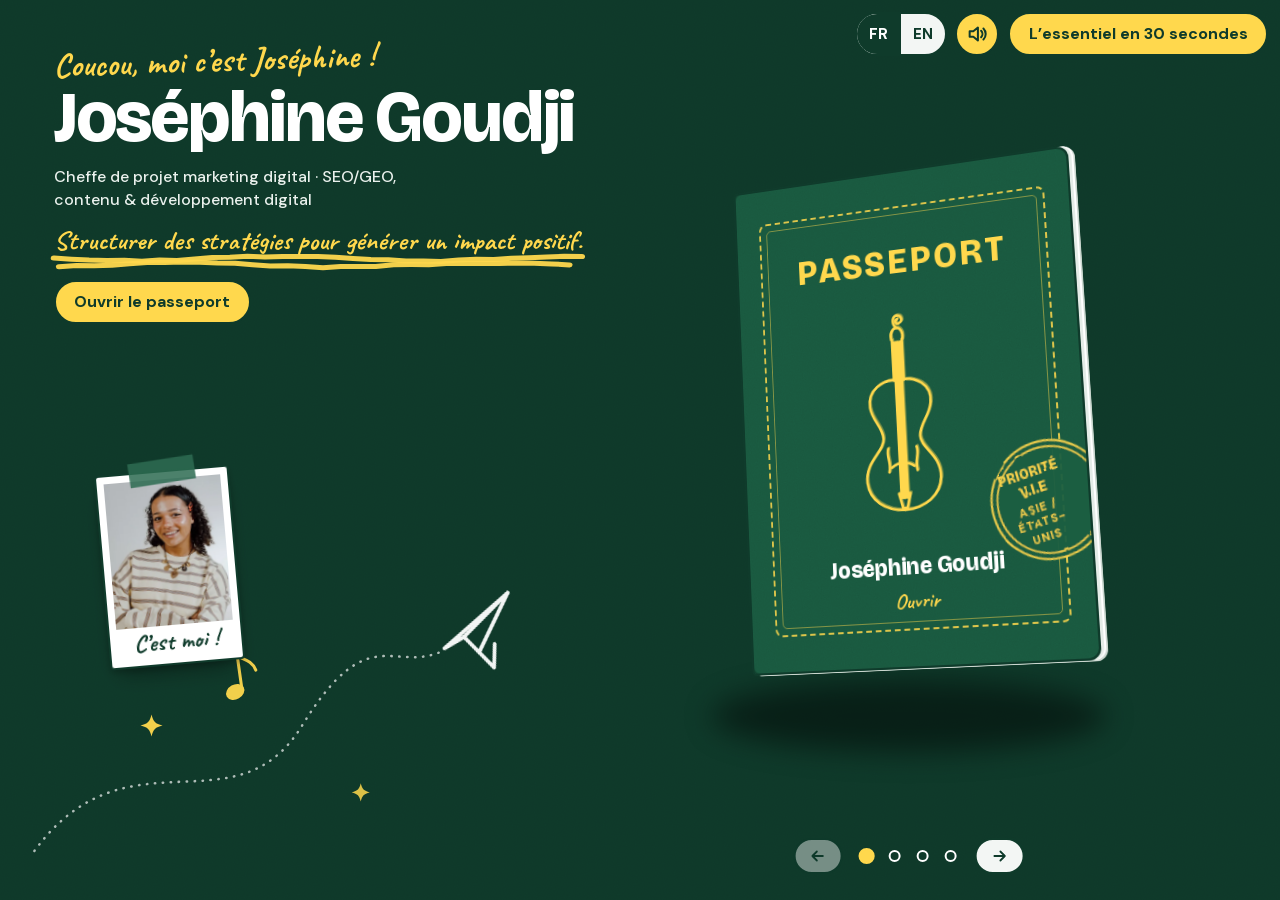
<file: versions/c-passeport.html>
<!doctype html>
<html lang="fr" data-lang="fr">
<head>
<meta charset="utf-8">
<meta name="robots" content="noindex">
<meta name="viewport" content="width=device-width, initial-scale=1, viewport-fit=cover">
<title>Joséphine Goudji · SEO/GEO, contenu &amp; développement digital</title>
<meta name="description" content="Joséphine Goudji, cheffe de projet marketing digital : SEO/GEO, création de contenu et développement digital. Deux ans en SEO chez Leroy Merlin France. Priorité V.I.E en Asie ou aux États-Unis.">
<meta name="author" content="Joséphine Goudji">
<meta property="og:title" content="Joséphine Goudji · SEO/GEO, contenu &amp; développement digital">
<meta property="og:description" content="Comprendre votre métier. Créer du contenu qui compte. Attirer les bons clients.">
<meta property="og:type" content="website">
<meta name="theme-color" content="#1B5E43">
<link rel="preload" href="assets/fonts/bricolage-800.woff2" as="font" type="font/woff2" crossorigin>
<link rel="preload" href="assets/fonts/dmsans.woff2" as="font" type="font/woff2" crossorigin>
<link rel="stylesheet" href="assets/base.css">
<script>(function(){var l='fr',q=/[?&]lang=(en|fr)(&|$)/.exec(location.search);try{var s=localStorage.getItem('jg-lang');if(q){l=q[1]}else if(s==='en'||s==='fr'){l=s}else if(!/^fr/i.test(navigator.language||'fr')){l='en'}}catch(e){if(q)l=q[1]}document.documentElement.setAttribute('data-lang',l);document.documentElement.setAttribute('lang',l);if(/[?&]still/.test(location.search))document.documentElement.classList.add('still');})();</script>
<script type="application/ld+json">{"@context":"https://schema.org","@type":"Person","name":"Joséphine Goudji","jobTitle":"Cheffe de projet marketing digital","description":"SEO/GEO, création de contenu et développement digital. Deux ans en SEO chez Leroy Merlin France.","address":{"@type":"PostalAddress","addressLocality":"Lille","addressCountry":"FR"},"knowsAbout":["SEO","GEO","Content creation","Digital growth"],"sameAs":["https://www.linkedin.com/in/jos%C3%A9phine-goudji/","https://www.instagram.com/josephinegdj/"]}</script>
<style>
/* ===== C · Le passeport : un livret 3D dont les tampons ouvrent les preuves ===== */
body{background:var(--vert-nuit)}
.pass{position:relative;background:var(--vert-nuit);padding-bottom:40px;--pw:min(340px,84vw)}
.pass::before{content:"";position:absolute;inset:0;background:var(--grain);opacity:.09;pointer-events:none;mix-blend-mode:multiply}
.sky,.book-nav,.pass-shadow,.slab-l{display:none}
.greet .cta-row{margin-top:1.4rem}
.rough-defs{position:absolute;width:0;height:0}

/* Pages (base = téléphone et sans JavaScript : les pages s'empilent) */
.stage-c{position:relative;padding:26px 14px 10px}
.book{display:flex;flex-direction:column;gap:22px}
.leaf{display:contents}
.f,.b{position:relative;display:block;min-height:calc(var(--pw)*1.4);padding:1.2em;border:2px solid var(--vert-nuit);border-radius:14px;background:var(--papier-points);color:var(--vert-nuit);font-size:15px;line-height:1.35;overflow:hidden}
.cover-btn{display:block;width:100%;min-height:calc(var(--pw)*1.1);padding:0;border:2px solid var(--vert-nuit);border-radius:14px;background:var(--vert);color:#fff;cursor:pointer;font:inherit;position:relative;overflow:hidden}
.cover-btn[disabled]{cursor:default}
.leaf.c0>.f{padding:0;border:0;background:none;min-height:0}
.leaf:last-child .b{display:none}

/* Contenu des pages */
.pg-title{margin:0 0 .15em;font:800 1.9em/1 var(--titre);letter-spacing:-.02em}
.pg-note{margin:0 0 .8em;font:700 1.45em/1.3 var(--main);color:var(--vert)}
.fields{display:grid;gap:.55em;margin:.9em 0 0}
.fields div{display:grid;gap:.05em;padding-bottom:.45em;border-bottom:2px dotted var(--points)}
.fields dt{font:700 .78em/1.2 var(--texte);letter-spacing:.12em;text-transform:uppercase;color:var(--discret)}
.fields dd{margin:0;font-weight:600;line-height:1.25}
.photo{float:left;width:7.2em;height:9.2em;margin:0 .9em .4em 0;border:2px solid var(--vert-nuit);border-radius:8px;background:var(--jaune-postit);display:grid;place-items:center;overflow:hidden}
.photo img{width:100%;height:100%;object-fit:cover;object-position:50% 25%}
.pass-tag{margin:.9em 0 0;font:700 1.5em/1.3 var(--main);color:var(--vert)}
.pill-s{display:inline-block;margin-top:.8em;padding:.25em .8em;border:2px solid var(--vert-nuit);border-radius:999px;background:var(--jaune);font-weight:700;font-size:.9em;box-shadow:var(--autocollant)}
.stamps-end{min-height:0!important}
@media (min-width:761px){html.js .stamps-end{inset:auto 1em 5.6em 1em!important;display:flex!important;justify-content:flex-start}html.js .stamps-end .stamp{position:relative;left:auto;top:auto}}
.stamps{position:relative;min-height:15em;margin-top:.6em;display:flex;flex-wrap:wrap;gap:1em;align-items:center;justify-content:center}

/* Tampons */
.stamp{position:relative;display:block;width:max-content;max-width:88%;text-decoration:none;color:var(--ink,#1B5E43)}
.st-in{display:grid;gap:.15em;justify-items:center;align-content:center;text-align:center;border:.2em double currentColor;border-radius:.5em;padding:.75em .9em;min-width:9em;line-height:1.05;transform:rotate(var(--r,0deg));filter:url(#rough);transition:transform .35s var(--ease)}
.stamp:hover .st-in,.stamp:focus-visible .st-in{transform:rotate(var(--r,0deg)) scale(1.07)}
.stamp:focus-visible{outline:3px solid var(--vert-nuit);outline-offset:6px;box-shadow:0 0 0 9px var(--jaune);border-radius:.5em}
.st-top{font:700 .76em var(--texte);letter-spacing:.14em;text-transform:uppercase}
.st-main{font:800 1.45em/1 var(--titre);letter-spacing:-.01em;text-transform:uppercase}
.st-sub{font:600 .8em/1.25 var(--texte)}
.ink-nuit{--ink:#0F3B2B}
.ink-jaune{--ink:#0F3B2B}
.ink-jaune .st-in{background:var(--jaune)}
.st-round{width:9.6em}
.st-round .st-in{width:9.6em;height:9.6em;min-width:0;padding:.4em;border-radius:50%;border-style:solid;box-shadow:inset 0 0 0 .28em var(--papier),inset 0 0 0 .42em currentColor}
.st-pill .st-in{border-radius:999px;padding:.55em 1.1em}
.st-contact{font-size:1.15em}

/* Page route */
.route{position:relative;height:15em;margin:.6em 0}
.route svg{position:absolute;inset:0;width:100%;height:100%;overflow:visible}
.dest{position:absolute;font:700 1.2em/1 var(--main);color:var(--vert-nuit);white-space:nowrap}
.dest::before{content:"";position:absolute;left:-.9em;top:.3em;width:.55em;height:.55em;border-radius:50%;background:var(--jaune);border:2px solid var(--vert-nuit)}

/* Couverture */
.cov{position:relative;display:block;width:100%;height:100%;min-height:calc(var(--pw)*1.4);background:var(--vert);border-radius:14px;overflow:hidden;color:#fff}
.cov::before{content:"";position:absolute;inset:0;background:var(--grain);opacity:.14}
.cov-frame{position:absolute;inset:7%;border:2px dashed var(--jaune);border-radius:8px;opacity:.85}
.cov-frame::after{content:"";position:absolute;inset:6px;border:1px solid var(--jaune);border-radius:5px;opacity:.55}
.cov h2{position:absolute;left:0;right:0;top:15%;margin:0;text-align:center;font:800 2.1em/1 var(--titre);letter-spacing:.08em;color:var(--jaune)}
.cov-emb{position:absolute;left:50%;top:50%;width:46%;translate:-50% -52%;height:auto}
.cov-name{position:absolute;left:0;right:0;bottom:17%;text-align:center;font:800 1.35em/1.1 var(--titre);letter-spacing:-.01em}
.cov-open{position:absolute;left:0;right:0;bottom:10.5%;text-align:center;font:700 1.25em/1 var(--main);color:var(--jaune)}
.cov-stamp{position:absolute;right:-1.5em;bottom:19%;width:8.6em;height:8.6em;border-radius:50%;border:.2em solid var(--jaune);display:grid;place-items:center;text-align:center;color:var(--jaune);transform:rotate(-14deg);background:var(--vert);box-shadow:inset 0 0 0 .3em var(--vert),inset 0 0 0 .42em var(--jaune);font:800 .8em/1.25 var(--titre);text-transform:uppercase;filter:url(#rough);padding:.5em 2.5em .5em .6em;opacity:.95}
.cov-stamp small{display:block;font:700 max(11px,.8em)/1.3 var(--texte);letter-spacing:.1em;margin-top:.3em}
.back-in{background:var(--vert);color:#fff;border-color:var(--vert-nuit)}
.back-in svg{position:absolute;left:50%;top:50%;width:42%;translate:-50% -50%;opacity:.9}

/* ----- Ordinateur : livret 3D ----- */
@media (min-width:761px){
  html.js .pass{height:100svh;min-height:680px;overflow:hidden;padding:0;--pw:clamp(250px,min(28vw,calc((100svh - 230px)/1.4)),420px)}
  html.js .sky{display:block;position:absolute;left:2vw;bottom:24px;top:auto;width:min(34vw,500px);opacity:.95}
  html.js .stage-c{position:absolute;inset:0;padding:0;perspective:2200px;perspective-origin:50% 40%}
  html.js .book{position:absolute;left:calc(50% + 21vw);top:calc(50% - 35px);display:block;width:var(--pw);height:calc(var(--pw)*1.4);margin:calc(var(--pw)*-.7) 0 0 calc(var(--pw)*-.5);transform-style:preserve-3d;transform:rotateX(9deg) rotateY(-26deg) rotateZ(-2deg);transition:transform 1.1s var(--ease)}
  html.js .book:not([data-s="0"]){transform:translateX(calc(var(--pw)*.5 - 21vw)) rotateX(14deg) rotateY(0) rotateZ(0)}
  html.js .book::before{content:"";position:absolute;inset:0;border-radius:6px 12px 12px 6px;background:var(--vert);border:2px solid var(--vert-nuit);transform:translateZ(-4px)}
  html.js .slab-l{display:block;position:absolute;right:100%;top:0;width:100%;height:100%;border-radius:12px 6px 6px 12px;background:var(--vert);border:2px solid var(--vert-nuit);transform:translateZ(-4px);opacity:0;transition:opacity .6s}
  html.js .book:not([data-s="0"]) .slab-l{opacity:1}
  html.js .leaf{display:block;position:absolute;inset:0;transform-style:preserve-3d;transform-origin:0 50%;transform:translateZ(var(--z)) rotateY(var(--a,0deg));transition:transform 1.1s var(--ease)}
  html.js .leaf.flipped{--a:-180deg}
  html.js .leaf{pointer-events:none}
  html.js .f,html.js .b{pointer-events:auto}
  html.js .f,html.js .b{position:absolute;inset:0;min-height:0;backface-visibility:hidden;-webkit-backface-visibility:hidden;font-size:max(13px,calc(var(--pw)/21));padding:1.3em 1.2em}
  html.js .f{border-radius:4px 12px 12px 4px;box-shadow:inset 1.4em 0 1.4em -1.2em rgba(0,0,0,.3),3px 0 0 #E4ECE7,5px 0 0 #fff,6px 1px 0 #C9D6CE}
  html.js .b{transform:rotateY(180deg);border-radius:12px 4px 4px 12px;box-shadow:inset -1.4em 0 1.4em -1.2em rgba(0,0,0,.3)}
  html.js .leaf:last-child .b{display:block;background:var(--vert);border-color:var(--vert-nuit)}
  html.js .leaf.c0>.f{border:0;background:none;box-shadow:none;padding:0;border-radius:6px 12px 12px 6px}
  html.js .cover-btn{height:100%;min-height:0;border-radius:6px 12px 12px 6px;box-shadow:inset 1.2em 0 1.2em -1em rgba(0,0,0,.4)}
  html.js .cov{min-height:0;border-radius:6px 12px 12px 6px}
  html.js .stamps{position:absolute;inset:7em 1em var(--sb,6.4em);margin:0;display:block;min-height:0}
  html.js .stamps .stamp{position:absolute;left:var(--x);top:var(--y);font-size:.92em;max-width:calc(97% - var(--x,0%))}
  html.js .st-in{opacity:0}
  html.js .st-round .st-sub{font-size:.7em}
  html.js .st-round .st-top{font-size:.68em;letter-spacing:.06em}
  html.js .st-round .st-in{padding:.9em}
  html.js .seen .st-in,html.js .leaf.c0 .st-in{opacity:1}
  html.js .route{position:absolute;left:1em;right:1em;top:8.6em;height:8.6em;margin:0}
  html.js .pass-shadow{display:block;position:absolute;left:calc(50% + 21vw);top:calc(50% - 35px + var(--pw)*.74);width:calc(var(--pw)*1.1);height:calc(var(--pw)*.2);margin-left:calc(var(--pw)*-.55);border-radius:50%;background:rgba(0,0,0,.45);filter:blur(14px);transition:transform 1.1s var(--ease)}
  html.js .pass-shadow.open{transform:translateX(-21vw) scaleX(1.9)}
  html.js .book-nav{display:flex;position:absolute;z-index:8;left:calc(50% + 21vw);bottom:26px;translate:-50% 0;gap:.7rem;align-items:center;transition:left 1.1s var(--ease)}
  html.js .pass[data-open="1"] .book-nav{left:50%}
  html.js .greet{transition:opacity .6s var(--ease),transform .8s var(--ease),visibility 0s}
  html.js .pass[data-open="1"] .greet{opacity:0;transform:translateX(-30px);visibility:hidden;transition:opacity .6s var(--ease),transform .8s var(--ease),visibility 0s .6s}
  html.js .sky{transition:opacity .6s}
  html.js .pass[data-open="1"] .sky{opacity:0}
  html.js .stamp-hint{display:block;position:absolute;z-index:8;left:50%;bottom:82px;translate:-50% 0;margin:0;font:700 1.5rem/1.2 var(--main);color:#fff;opacity:0;transition:opacity .6s;pointer-events:none;white-space:nowrap}
  html.js .pass[data-open="1"]:not(.hint-done) .stamp-hint{opacity:1}
  html.js .book-nav .btn{background:var(--papier)}
  html.js .book-nav .btn[disabled]{opacity:.45;cursor:default;transform:none;box-shadow:none}
  .pdots{display:flex;gap:2px}
  .pdots button{width:26px;height:26px;padding:0;border:0;background:transparent;cursor:pointer;display:grid;place-items:center}
  .pdots button::before{content:"";width:12px;height:12px;border:2px solid #fff;border-radius:50%;transition:background .3s,transform .3s var(--ease)}
  .pdots button[aria-current="step"]::before{background:var(--jaune);border-color:var(--jaune);transform:scale(1.35)}
}
@media (min-width:761px) and (max-width:1000px){html.js .greet h1{font-size:3rem}}
.seen .st-in{opacity:1;animation:thump .55s var(--ease) both;animation-delay:calc(var(--i,0)*240ms)}
html.js.mob-anim .st-in{opacity:0}
html.js.mob-anim .seen .st-in{opacity:1}
@keyframes thump{0%{opacity:0;transform:rotate(var(--r,0deg)) scale(2.1)}55%{opacity:1;transform:rotate(var(--r,0deg)) scale(.93)}100%{opacity:1;transform:rotate(var(--r,0deg)) scale(1)}}
.stamp-hint{display:none}
@media (min-width:761px){.polaroid{left:8vw;top:470px;--r:-5deg;transition:opacity .6s,transform .4s var(--ease)}html.js .pass[data-open="1"] .polaroid{opacity:0;visibility:hidden}}
@media (max-width:760px){.polaroid{display:none}}
.pg-foot{margin:1em 0 0;font:700 1.25em/1.3 var(--main);color:var(--vert);transform:rotate(-1.5deg)}
@media (min-width:761px){html.js .pg-foot{position:absolute;left:1.2em;right:1.2em;bottom:1.1em;margin:0}}
@media (max-width:760px){
  .f,.b{box-shadow:0 12px 18px -10px rgba(0,0,0,.55)}
  .f[data-sp="0"]{transform:rotate(-1.6deg) translateX(-7px)}
  .b[data-sp="0"]{transform:rotate(1.3deg) translateX(7px)}
  .b[data-sp="1"]{transform:rotate(-1.3deg) translateX(6px)}
  .f[data-sp="1"]{transform:rotate(1.7deg) translateX(-7px)}
  .b[data-sp="2"]{transform:rotate(-1.5deg) translateX(-5px)}
  .f[data-sp="2"]{transform:rotate(1.1deg) translateX(6px)}
  .stage-c{padding-top:34px}
}
/* Téléphone : le livret se feuillette en défilant (une page à la fois, la couverture d'abord fermée) */
@media (max-width:760px){.hud{position:absolute}}
html.fold-on{scroll-snap-type:y proximity}
.fold-hint{display:none}
.pass.fold{padding-bottom:36px}
.pass.fold .stage-c{padding:0;height:calc(min(80svh,620px) + 20px + 6*var(--step,58svh))}
.pass.fold .book{position:sticky;top:10px;display:block;width:min(88vw,340px);height:min(80svh,620px);margin:0 auto;gap:0;perspective:1500px}
.pass.fold .leaf{display:contents}
.pass.fold .sheet{position:absolute;inset:0;min-height:0;margin:0;overflow:hidden;transform-origin:0 50%;transform:rotateY(calc(var(--a,0)*1deg))!important;z-index:var(--z,1);font-size:clamp(12.5px,calc(min(88vw,340px)/23),calc(80svh/36));box-shadow:0 14px 22px -10px rgba(0,0,0,.6)}
.pass.fold .sheet.past90>*{visibility:hidden}
.pass.fold .leaf.c0>.f{padding:0;border:0;background:none;box-shadow:none;border-radius:14px;overflow:visible}
.pass.fold .leaf.c0>.f.past90{border:2px solid var(--vert-nuit);background:var(--papier-points);box-shadow:0 14px 22px -10px rgba(0,0,0,.6)}
.pass.fold .cover-btn{height:100%;min-height:0}
.pass.fold .cov{min-height:0;height:100%}
.pass.fold .fold-hint{display:block;position:absolute;left:0;right:0;top:calc(100% + 8px);margin:0;text-align:center;font:700 1.35rem/1.2 var(--main);color:#fff;pointer-events:none}
.pass.fold .fold-hint .fh1,.pass.fold[data-fp="0"] .fold-hint .fh1{display:none}
.pass.fold[data-fp="1"] .fold-hint .fh0{display:none}
.pass.fold[data-fp="1"] .fold-hint .fh1{display:inline}
.pass.fold.hint-done .fold-hint{opacity:0}
.pass.fold .snap{position:absolute;left:0;width:1px;height:1px;top:calc(var(--k)*var(--step,58svh));scroll-snap-align:start;scroll-margin-top:10px;pointer-events:none}
.still *{animation:none!important;transition:none!important}
</style>
</head>
<body>
<div class="hud" data-scene>
  <div class="lang" role="group" aria-label="Langue / Language"><button type="button" id="lang-fr" aria-pressed="true" lang="fr" data-keep>FR</button><button type="button" id="lang-en" aria-pressed="false" lang="en" data-keep>EN</button></div>
  <button type="button" class="btn snd" id="snd" aria-pressed="true" aria-label="Son / Sound"><span class="sr-only"><span lang="fr">Son</span><span lang="en">Sound</span></span><svg viewBox="0 0 24 24" aria-hidden="true"><path d="M4 9h4l5-4v14l-5-4H4z"/><path class="off-x" d="M17 9l4 6M21 9l-4 6"/><path class="on-w" d="M16.5 8.5a5 5 0 0 1 0 7M19 6a8.5 8.5 0 0 1 0 12"/></svg></button>
  <a class="btn btn-primary" href="#p-essentiel" data-open="essentiel"><span lang="fr">L’essentiel en 30 secondes</span><span lang="en">The essentials in 30 seconds</span></a>
</div>
<div class="scrim" aria-hidden="true"></div>
<svg class="rough-defs" aria-hidden="true" focusable="false"><filter id="rough" x="-5%" y="-5%" width="110%" height="110%"><feTurbulence type="fractalNoise" baseFrequency=".045" numOctaves="2" seed="4" result="n"/><feDisplacementMap in="SourceGraphic" in2="n" scale="2.6"/></filter></svg>

<div class="pass" id="pass" data-scene role="group" aria-label="Le passeport de Joséphine : chaque tampon ouvre une preuve / Joséphine’s passport: each stamp opens a proof">
  <header class="greet">
    <p class="hello"><span lang="fr">Coucou, moi c’est Joséphine !</span><span lang="en">Hi, I’m Joséphine!</span></p>
    <h1>Joséphine Goudji</h1>
    <p class="role"><span lang="fr">Cheffe de projet marketing digital · SEO/GEO, contenu &amp; développement digital</span><span lang="en">Digital marketing project manager · SEO/GEO, content &amp; digital growth</span></p>
    <p class="punch"><span lang="fr">Structurer des stratégies pour générer un impact positif.</span><span lang="en">Structuring strategies to make a positive impact.</span><svg viewBox="0 0 420 18" preserveAspectRatio="none" aria-hidden="true"><path d="M-0.1 7.0 L13.9 8.2 L27.9 9.1 L41.9 9.5 L55.9 9.2 L69.9 10.3 L83.9 9.0 L97.9 9.5 L111.9 7.9 L125.9 6.5 L139.9 6.2 L153.9 5.3 L167.9 6.0 L181.9 5.6 L195.9 5.5 L209.9 5.4 L223.9 6.3 L237.9 7.5 L251.9 8.5 L265.9 8.8 L279.9 9.9 L293.9 10.0 L307.9 10.4 L321.9 9.1 L335.9 8.3 L349.9 8.5 L363.9 7.3 L377.9 6.8 L391.9 6.1 L405.9 5.3 L419.9 5.6" fill="none" stroke="#FFD84D" stroke-width="5" stroke-linecap="round" stroke-linejoin="round" opacity="0.95"/><path d="M4.0 15.8 L18.0 14.6 L32.0 14.8 L46.0 14.3 L60.0 12.8 L74.0 11.6 L88.0 11.4 L102.0 11.0 L116.0 11.2 L130.0 12.1 L144.0 12.2 L158.0 13.7 L172.0 15.0 L186.0 14.8 L200.0 15.5 L214.0 16.8 L228.0 15.6 L242.0 15.4 L256.0 15.5 L270.0 13.8 L284.0 13.6 L298.0 13.7 L312.0 12.4 L326.0 12.2 L340.0 12.4 L354.0 12.4 L368.0 12.0 L382.0 12.2 L396.0 12.9 L410.0 13.9" fill="none" stroke="#FFD84D" stroke-width="5" stroke-linecap="round" stroke-linejoin="round" opacity="0.95"/></svg></p>
    <div class="cta-row" id="cta-open"><button type="button" class="btn btn-primary" id="open-book"><span lang="fr">Ouvrir le passeport</span><span lang="en">Open the passport</span></button></div>
  </header>
  <svg class="sky" viewBox="0 0 520 300" aria-hidden="true"><path d="M10 270 C120 120 250 250 330 120 S440 60 500 30" fill="none" stroke="#fff" stroke-width="3" stroke-linecap="round" stroke-dasharray="0.5 9" opacity="0.7"/><g transform="translate(500 28) rotate(-24) scale(1.5)" fill="none" stroke="#fff" stroke-width="3" stroke-linecap="round" stroke-linejoin="round"><path d="M0 0 L64 -20 L24 14 L18 -2 Z"/><path d="M18 -2 L64 -20 M24 14 L30 30 L38 13"/></g><path transform="translate(150 120) scale(1.1) rotate(0)" d="M0 -12 C2 -4 4 -2 12 0 C4 2 2 4 0 12 C-2 4 -4 2 -12 0 C-4 -2 -2 -4 0 -12 Z" fill="#FFD84D" opacity="1.0"/><path transform="translate(400 200) scale(0.9) rotate(0)" d="M0 -12 C2 -4 4 -2 12 0 C4 2 2 4 0 12 C-2 4 -4 2 -12 0 C-4 -2 -2 -4 0 -12 Z" fill="#FFD84D" opacity="0.9"/><g transform="translate(250 80) rotate(-8) scale(1.4)" fill="none" stroke="#FFD84D" stroke-width="2.6" stroke-linecap="round" stroke-linejoin="round"><ellipse cx="0" cy="0" rx="7" ry="5" transform="rotate(-22)" fill="#FFD84D"/><path d="M6 -3 L6 -30 C12 -26 18 -24 20 -16"/></g></svg>
  <a class="polaroid" href="#p-essentiel" data-open="essentiel" data-scene><span class="pol-tape"></span><img src="assets/img/josephine-portrait.webp" width="480" height="600" alt="Portrait de Joséphine Goudji, souriante, cheveux bouclés, pull rayé" data-alt-fr="Portrait de Joséphine Goudji, souriante, cheveux bouclés, pull rayé" data-alt-en="Portrait of Joséphine Goudji, smiling, curly hair, striped sweater" decoding="async"><span class="pol-cap"><span lang="fr">C’est moi !</span><span lang="en">That’s me!</span></span></a>

  <div class="stage-c">
    <div class="pass-shadow" id="pshadow"></div>
    <div class="book" id="book" data-s="0">
      <span class="slab-l"></span>
      <p class="fold-hint" id="fold-hint"><span class="fh0"><span lang="fr">Fais défiler pour tourner les pages</span><span lang="en">Scroll to turn the pages</span></span><span class="fh1"><span lang="fr">Chaque tampon ouvre une preuve</span><span lang="en">Every stamp opens a proof</span></span></p>

      <!-- Feuillet 0 : couverture (recto) et page d'identité (verso) -->
      <div class="leaf c0" style="--i:0;--z:4px">
        <div class="f" data-impeccable-ignore="cramped-padding"><button type="button" class="cover-btn" id="cover" aria-label="Ouvrir le passeport / Open the passport">
          <span class="cov"><span class="cov-frame"></span>
            <h2><span lang="fr">PASSEPORT</span><span lang="en">PASSPORT</span></h2>
            <svg class="cov-emb" viewBox="0 0 220 300" aria-hidden="true"><g fill="none" stroke="#FFD84D" stroke-width="3.6" stroke-linecap="round" stroke-linejoin="round" opacity="1.0" transform="translate(0 0) rotate(0) scale(1.0)"><g><path d="M100 108 C124 104 146 118 143 142 C141 160 126 170 126 186 C126 204 154 214 152 244 C150 268 128 284 100 284"/><path d="M93 108 L93 52 M107 108 L107 52"/><path d="M92 52 C90 42 95 36 100 36 C105 36 110 42 108 52"/><path d="M100 36 C94 31 94 20 101 19 C108 19 111 27 104 30 C99 32 98 25 102 24"/><path d="M95.5 56 L95.5 268 M98.8 56 L98.8 268 M101.4 56 L101.4 268 M104.6 56 L104.6 268"/><path d="M84 226 C94 219 106 219 116 226"/><path d="M80 200 C76 210 84 218 80 232 M120 200 C124 210 116 218 120 232"/><path d="M92 262 L108 262 L103 282 L97 282 Z"/><path d="M100 108 C124 104 146 118 143 142 C141 160 126 170 126 186 C126 204 154 214 152 244 C150 268 128 284 100 284" transform="translate(200 0) scale(-1 1)"/></g><g transform="translate(1.6 -1.2)" opacity=".45"><path d="M100 108 C124 104 146 118 143 142 C141 160 126 170 126 186 C126 204 154 214 152 244 C150 268 128 284 100 284"/><path d="M93 108 L93 52 M107 108 L107 52"/><path d="M92 52 C90 42 95 36 100 36 C105 36 110 42 108 52"/><path d="M100 36 C94 31 94 20 101 19 C108 19 111 27 104 30 C99 32 98 25 102 24"/><path d="M95.5 56 L95.5 268 M98.8 56 L98.8 268 M101.4 56 L101.4 268 M104.6 56 L104.6 268"/><path d="M84 226 C94 219 106 219 116 226"/><path d="M80 200 C76 210 84 218 80 232 M120 200 C124 210 116 218 120 232"/><path d="M92 262 L108 262 L103 282 L97 282 Z"/><path d="M100 108 C124 104 146 118 143 142 C141 160 126 170 126 186 C126 204 154 214 152 244 C150 268 128 284 100 284" transform="translate(200 0) scale(-1 1)"/></g></g></svg>
            <span class="cov-name">Joséphine Goudji</span>
            <span class="cov-open"><span lang="fr">Ouvrir</span><span lang="en">Open</span></span>
            <span class="cov-stamp"><span><span lang="fr">Priorité V.I.E</span><span lang="en">Priority: V.I.E</span><small><span lang="fr">Asie / États-Unis</span><span lang="en">Asia / United States</span></small></span></span>
          </span></button></div>
        <div class="b" data-sp="0">
          <h2 class="pg-title">Joséphine Goudji</h2>
          <p class="pg-note"><span lang="fr">Page d’identité</span><span lang="en">Identity page</span></p>
          <div class="photo"><img src="assets/img/josephine-portrait.webp" width="480" height="600" alt="Portrait de Joséphine Goudji, souriante, cheveux bouclés, pull rayé" data-alt-fr="Portrait de Joséphine Goudji, souriante, cheveux bouclés, pull rayé" data-alt-en="Portrait of Joséphine Goudji, smiling, curly hair, striped sweater" decoding="async"></div>
          <dl class="fields">
            <div><dt><span lang="fr">Nom</span><span lang="en">Surname</span></dt><dd>Goudji</dd></div>
            <div><dt><span lang="fr">Prénom</span><span lang="en">Given name</span></dt><dd>Joséphine</dd></div>
            <div style="clear:both"><dt><span lang="fr">Fonction</span><span lang="en">Role</span></dt><dd><span lang="fr">Cheffe de projet marketing digital</span><span lang="en">Digital marketing project manager</span></dd></div>
            <div><dt><span lang="fr">Domaines</span><span lang="en">Fields</span></dt><dd><span lang="fr">SEO/GEO, contenu &amp; développement digital</span><span lang="en">SEO/GEO, content &amp; digital growth</span></dd></div>
            <div><dt><span lang="fr">Basée à</span><span lang="en">Based in</span></dt><dd><span lang="fr">Lille, France · Mobile à l’international</span><span lang="en">Lille, France · Open to relocation</span></dd></div>
          </dl>
          <p class="pass-tag"><span lang="fr">Comprendre votre métier. Créer du contenu qui compte. Attirer les bons clients.</span><span lang="en">Understand your business. Create content that counts. Attract the right customers.</span></p>
        </div>
      </div>

      <!-- Feuillet 1 : Leroy Merlin (recto) · projets (verso) -->
      <div class="leaf" style="--i:1;--z:3px">
        <div class="f" data-sp="0">
          <h2 class="pg-title">Leroy Merlin France</h2>
          <p class="pg-note"><span lang="fr">Visa SEO · 2024 – 2026</span><span lang="en">SEO visa · 2024 – 2026</span></p>
          <div class="stamps">
            <a class="stamp ink-vert" href="#p-sdx" data-open="sdx" style="--r:-5deg;--x:3%;--y:2%;--i:0"><span class="st-in"><span class="st-top">Leroy Merlin France</span><span class="st-main"><span lang="fr">SEO à grande échelle</span><span lang="en">SEO at scale</span></span><span class="st-sub"><span lang="fr">SDX · Sept. 2024 – Déc. 2025</span><span lang="en">SDX · Sept. 2024 – Dec. 2025</span></span></span></a>
            <a class="stamp st-round ink-nuit" href="#p-leroy" data-open="leroy" style="--r:9deg;--x:2%;--y:44%;--i:1"><span class="st-in"><span class="st-top">Leroy Merlin</span><span class="st-main" style="font-size:1.05em"><span lang="fr">Audits &amp; missions</span><span lang="en">Audits &amp; missions</span></span></span></a>
            <a class="stamp st-pill ink-jaune" href="#p-geo" data-open="geo" style="--r:-7deg;--x:52%;--y:66%;--i:2"><span class="st-in"><span class="st-main">GEO</span><span class="st-sub"><span lang="fr">Moteurs de réponse IA</span><span lang="en">AI answer engines</span></span></span></a>
          </div>
          <p class="pg-foot"><span lang="fr">Deux ans en SEO chez Leroy Merlin France</span><span lang="en">Two years in SEO at Leroy Merlin France</span></p>
        </div>
        <div class="b" data-sp="1">
          <h2 class="pg-title"><span lang="fr">Mes projets</span><span lang="en">My projects</span></h2>
          <p class="pg-note"><span lang="fr">Construire à partir des besoins</span><span lang="en">Building from real needs</span></p>
          <div class="stamps">
            <a class="stamp ink-vert" href="#p-jopa" data-open="jopa" style="--r:4deg;--x:6%;--y:4%;--i:0"><span class="st-in"><span class="st-top"><span lang="fr">Projet entrepreneurial en cours</span><span lang="en">Entrepreneurial project in progress</span></span><span class="st-main">JOPA Music</span></span></a>
            <a class="stamp st-round ink-nuit" href="#p-oseria" data-open="oseria" style="--r:-10deg;--x:30%;--y:42%;--i:1"><span class="st-in"><span class="st-main">Oseria</span><span class="st-sub"><span lang="fr">Accompagnement en cours</span><span lang="en">Ongoing support</span></span></span></a>
          </div>
          <p class="pg-foot"><span lang="fr">Le projet est en cours de développement.</span><span lang="en">The project is under development.</span></p>
        </div>
      </div>

      <!-- Feuillet 2 : international (recto) · contenu et recommandation (verso) -->
      <div class="leaf" style="--i:2;--z:2px">
        <div class="f" data-sp="1">
          <h2 class="pg-title">International</h2>
          <p class="pg-note"><span lang="fr">Découvrir d’autres marchés</span><span lang="en">Discovering other markets</span></p>
          <div class="stamps">
            <a class="stamp st-round ink-vert" href="#p-international" data-open="international" style="--r:-8deg;--x:2%;--y:2%;--i:0"><span class="st-in"><span class="st-top"><span lang="fr">Singapour</span><span lang="en">Singapore</span></span><span class="st-main">NTU</span><span class="st-sub"><span lang="fr">Janv. – févr. 2025</span><span lang="en">Jan. – Feb. 2025</span></span></span></a>
            <a class="stamp ink-nuit" href="#p-international" data-open="international" style="--r:6deg;--x:48%;--y:14%;--i:1"><span class="st-in"><span class="st-top">Boston</span><span class="st-main" style="font-size:1.05em">Northeastern</span><span class="st-sub"><span lang="fr">Mai – juin 2026</span><span lang="en">May – June 2026</span></span></span></a>
            <a class="stamp st-pill ink-jaune" href="#p-international" data-open="international" style="--r:-4deg;--x:4%;--y:68%;--i:2"><span class="st-in"><span class="st-top"><span lang="fr">Japon</span><span lang="en">Japan</span></span><span class="st-sub"><span lang="fr">Août – sept. 2025 · voyage personnel</span><span lang="en">Aug. – Sept. 2025 · personal trip</span></span></span></a>
          </div>
          <p class="pg-foot"><span lang="fr">Mon envie de travailler à l’international</span><span lang="en">My wish to work internationally</span></p>
        </div>
        <div class="b" data-sp="2">
          <h2 class="pg-title"><span lang="fr">Contenu &amp; recommandation</span><span lang="en">Content &amp; reference</span></h2>
          <p class="pg-note"><span lang="fr">Mon univers · une lettre</span><span lang="en">My universe · a letter</span></p>
          <div class="stamps" style="--sb:9.4em">
            <a class="stamp ink-vert" href="#p-contenu" data-open="contenu" style="--r:5deg;--x:4%;--y:2%;--i:0"><span class="st-in"><span class="st-top"><span lang="fr">Création de contenu</span><span lang="en">Content creation</span></span><span class="st-main">@josephinegdj</span></span></a>
            <a class="stamp st-round ink-nuit" href="#p-reco" data-open="reco" style="--r:-9deg;--x:30%;--y:34%;--i:1"><span class="st-in"><span class="st-top"><span lang="fr">Recommandation</span><span lang="en">Reference</span></span><span class="st-main" style="font-size:1.05em">Claire Leroy</span><span class="st-sub"><span lang="fr">3 sept. 2026</span><span lang="en">3 Sept. 2026</span></span></span></a>
          </div>
          <p class="pg-foot" style="font-size:1.1em"><span lang="fr">«&nbsp;Sa curiosité, sa rigueur et sa proactivité en ont rapidement fait un membre clé et apprécié de l’équipe.&nbsp;»</span><span lang="en">“Her curiosity, rigour and proactivity quickly made her a key and valued member of the team.” (translated from French)</span></p>
        </div>
      </div>

      <!-- Feuillet 3 : la page de route et le contact -->
      <div class="leaf" style="--i:3;--z:1px">
        <div class="f" data-sp="2">
          <h2 class="pg-title"><span lang="fr">Prochain cap</span><span lang="en">Next stop</span></h2>
          <p class="pg-note"><span lang="fr">Mon prochain cap&nbsp;: un V.I.E en Asie ou aux États-Unis.</span><span lang="en">My next step: a V.I.E in Asia or the United States.</span></p>
          <div class="route" aria-hidden="true">
            <svg viewBox="0 0 300 200" preserveAspectRatio="none"><path d="M40 172 C90 150 130 96 196 92 S268 50 284 22" fill="none" stroke="#1B5E43" stroke-width="3.2" stroke-linecap="round" stroke-dasharray="1 9"/><path d="M40 172 C34 120 40 80 70 40" fill="none" stroke="#1B5E43" stroke-width="3.2" stroke-linecap="round" stroke-dasharray="1 9"/></svg>
            <span class="dest" style="left:11%;top:84%">Lille</span>
            <span class="dest" style="left:58%;top:42%"><span lang="fr">Singapour</span><span lang="en">Singapore</span></span>
            <span class="dest" style="left:76%;top:4%"><span lang="fr">Japon</span><span lang="en">Japan</span></span>
            <span class="dest" style="left:30%;top:8%"><span lang="fr">États-Unis</span><span lang="en">United States</span></span>
          </div>
          <div class="stamps stamps-end">
            <a class="stamp st-contact ink-jaune" href="#p-contact" data-open="contact" style="--r:-6deg;--i:0"><span class="st-in"><span class="st-main"><span lang="fr">Échangeons</span><span lang="en">Let’s talk</span></span><span class="st-sub"><span lang="fr">V.I.E · Asie / États-Unis</span><span lang="en">V.I.E · Asia / United States</span></span></span></a>
          </div>
          <p class="pg-foot"><span lang="fr">Priorité V.I.E · Asie / États-Unis</span><span lang="en">Priority: V.I.E · Asia / United States</span></p>
        </div>
        <div class="b back-in" data-sp="x"><svg viewBox="0 0 220 300" aria-hidden="true"><g fill="none" stroke="#FFD84D" stroke-width="3.6" stroke-linecap="round" stroke-linejoin="round" opacity="1.0" transform="translate(0 0) rotate(0) scale(1.0)"><g><path d="M100 108 C124 104 146 118 143 142 C141 160 126 170 126 186 C126 204 154 214 152 244 C150 268 128 284 100 284"/><path d="M93 108 L93 52 M107 108 L107 52"/><path d="M92 52 C90 42 95 36 100 36 C105 36 110 42 108 52"/><path d="M100 36 C94 31 94 20 101 19 C108 19 111 27 104 30 C99 32 98 25 102 24"/><path d="M95.5 56 L95.5 268 M98.8 56 L98.8 268 M101.4 56 L101.4 268 M104.6 56 L104.6 268"/><path d="M84 226 C94 219 106 219 116 226"/><path d="M80 200 C76 210 84 218 80 232 M120 200 C124 210 116 218 120 232"/><path d="M92 262 L108 262 L103 282 L97 282 Z"/><path d="M100 108 C124 104 146 118 143 142 C141 160 126 170 126 186 C126 204 154 214 152 244 C150 268 128 284 100 284" transform="translate(200 0) scale(-1 1)"/></g><g transform="translate(1.6 -1.2)" opacity=".45"><path d="M100 108 C124 104 146 118 143 142 C141 160 126 170 126 186 C126 204 154 214 152 244 C150 268 128 284 100 284"/><path d="M93 108 L93 52 M107 108 L107 52"/><path d="M92 52 C90 42 95 36 100 36 C105 36 110 42 108 52"/><path d="M100 36 C94 31 94 20 101 19 C108 19 111 27 104 30 C99 32 98 25 102 24"/><path d="M95.5 56 L95.5 268 M98.8 56 L98.8 268 M101.4 56 L101.4 268 M104.6 56 L104.6 268"/><path d="M84 226 C94 219 106 219 116 226"/><path d="M80 200 C76 210 84 218 80 232 M120 200 C124 210 116 218 120 232"/><path d="M92 262 L108 262 L103 282 L97 282 Z"/><path d="M100 108 C124 104 146 118 143 142 C141 160 126 170 126 186 C126 204 154 214 152 244 C150 268 128 284 100 284" transform="translate(200 0) scale(-1 1)"/></g></g></svg></div>
      </div>
    </div>
  </div>

  <p class="stamp-hint" id="stamp-hint"><span lang="fr">Chaque tampon ouvre une preuve</span><span lang="en">Every stamp opens a proof</span></p>
  <div class="book-nav" id="book-nav">
    <button type="button" class="btn btn-sm" id="prev" aria-label="Page précédente / Previous page" disabled><svg viewBox="0 0 24 24" aria-hidden="true" class="ico"><path d="M19 12H5M11 6l-6 6 6 6"/></svg></button>
    <div class="pdots" id="pdots"><button type="button" data-s="0" aria-label="Couverture / Cover" aria-current="step"></button><button type="button" data-s="1" aria-label="Page 1"></button><button type="button" data-s="2" aria-label="Page 2"></button><button type="button" data-s="3" aria-label="Page 3"></button></div>
    <button type="button" class="btn btn-sm" id="next" aria-label="Page suivante / Next page"><svg viewBox="0 0 24 24" aria-hidden="true" class="ico"><path d="M5 12h14M13 6l6 6-6 6"/></svg></button>
  </div>
</div>

<main id="preuves" aria-label="Preuves et détails / Proofs and details">
<section class="panel" id="p-essentiel" data-panel="essentiel" tabindex="-1" aria-labelledby="p-essentiel-t">
<div class="panel-bar"><button type="button" class="btn btn-sm" data-close><span lang="fr">Fermer</span><span lang="en">Close</span></button><span class="crumb" id="p-essentiel-t"><span lang="fr">L’essentiel en 30 secondes</span><span lang="en">The essentials in 30 seconds</span></span></div>
<div class="panel-body"><div class="sec" id="accueil"><img class="me" src="assets/img/josephine-rond.webp" width="220" height="220" alt="Portrait de Joséphine Goudji, souriante, cheveux bouclés, pull rayé" data-alt-fr="Portrait de Joséphine Goudji, souriante, cheveux bouclés, pull rayé" data-alt-en="Portrait of Joséphine Goudji, smiling, curly hair, striped sweater" decoding="async"><h2><span lang="fr">L’essentiel en 30 secondes</span><span lang="en">The essentials in 30 seconds</span></h2><p class="lead"><span lang="fr">Cheffe de projet marketing digital · SEO/GEO, contenu &amp; développement digital</span><span lang="en">Digital marketing project manager · SEO/GEO, content &amp; digital growth</span></p><p class="tagline"><span lang="fr">Comprendre votre métier. Créer du contenu qui compte. Attirer les bons clients.</span><span lang="en">Understand your business. Create content that counts. Attract the right customers.</span></p><p class="intro"><span lang="fr">J’aime rechercher, comprendre et rendre les choses accessibles. Après deux ans en SEO chez Leroy Merlin France, je développe des projets qui mêlent analyse, création de contenu et compréhension des besoins clients.</span><span lang="en">I like researching, understanding and making things accessible. After two years in SEO at Leroy Merlin France, I build projects that combine analysis, content creation and a close reading of customer needs.</span></p><span class="pill"><span lang="fr">Priorité V.I.E · Asie / États-Unis</span><span lang="en">Priority: V.I.E · Asia / United States</span></span><div class="cta-row"><a class="btn btn-primary" href="#p-sdx" data-open="sdx"><span lang="fr">Voir ma preuve n° 1 : SEO à grande échelle</span><span lang="en">See my proof no. 1: SEO at scale</span></a><a class="btn btn-ghost" href="#p-contact" data-open="contact"><span lang="fr">Échangeons</span><span lang="en">Let’s talk</span></a></div><div class="sec" id="apports"><div class="section-head">
      <span class="eyebrow"><span lang="fr">Ce que je peux apporter</span><span lang="en">What I can bring</span></span>
      <h2 id="apports-h"><span lang="fr">Quatre façons de contribuer, chacune reliée à un exemple concret</span><span lang="en">Four ways to contribute, each tied to a concrete example</span></h2>
    </div><div class="offer">
      <article>
        <h3><span lang="fr">Recherche &amp; compréhension</span><span lang="en">Research &amp; understanding</span></h3>
        <p><span lang="fr">Collecter des données, vérifier les sources, écouter les clients et comprendre un marché avant d’agir.</span><span lang="en">Gathering data, checking sources, listening to customers and understanding a market before acting.</span></p>
        <a href="#cas-location"><span lang="fr">Exemple&nbsp;: audit location de matériel</span><span lang="en">Example: equipment rental audit</span></a>
        <a href="#jopa"><span lang="fr">Exemple&nbsp;: entretiens JOPA Music</span><span lang="en">Example: JOPA Music interviews</span></a>
      </article>
      <article>
        <h3>SEO / GEO</h3>
        <p><span lang="fr">Rendre un site visible dans Google et dans les moteurs de réponse IA, à grande échelle comme en local.</span><span lang="en">Making a site visible in Google and in AI answer engines, at scale and locally.</span></p>
        <a href="#cas-sdx"><span lang="fr">Exemple&nbsp;: SearchDex à grande échelle</span><span lang="en">Example: SearchDex at scale</span></a>
        <a href="#geo"><span lang="fr">Exemple&nbsp;: FAQ GEO et automatisation</span><span lang="en">Example: GEO FAQs and automation</span></a>
      </article>
      <article>
        <h3><span lang="fr">Création de contenu</span><span lang="en">Content creation</span></h3>
        <p><span lang="fr">Traduire une expertise en textes et formats utiles, lisibles et attractifs, pour le web comme pour les réseaux.</span><span lang="en">Turning expertise into useful, readable and appealing texts and formats, for the web and for social media.</span></p>
        <a href="#missions"><span lang="fr">Exemple&nbsp;: rédaction SEO chez Leroy Merlin</span><span lang="en">Example: SEO writing at Leroy Merlin</span></a>
        <a href="#contenu"><span lang="fr">Exemple&nbsp;: mon univers Instagram</span><span lang="en">Example: my Instagram universe</span></a>
      </article>
      <article>
        <h3><span lang="fr">Développement digital</span><span lang="en">Digital growth</span></h3>
        <p><span lang="fr">Construire et améliorer un produit à partir des besoins observés, puis suivre ce qui fonctionne.</span><span lang="en">Building and improving a product from observed needs, then tracking what works.</span></p>
        <a href="#jopa"><span lang="fr">Exemple&nbsp;: MVP JOPA Music</span><span lang="en">Example: JOPA Music MVP</span></a>
        <a href="#oseria"><span lang="fr">Exemple&nbsp;: accompagnement Oseria</span><span lang="en">Example: supporting Oseria</span></a>
      </article>
    </div></div><div class="drives" aria-labelledby="drives-h">
      <h2 id="drives-h"><span lang="fr">Ce qui m’anime au quotidien</span><span lang="en">What drives me day to day</span></h2>
      <ul>
        <li><span lang="fr">Rechercher des informations et vérifier leur fiabilité.</span><span lang="en">Researching information and checking how reliable it is.</span></li>
        <li><span lang="fr">Comprendre un marché, les besoins des clients et l’expertise d’un métier.</span><span lang="en">Understanding a market, its customers’ needs and the expertise of a trade.</span></li>
        <li><span lang="fr">Traduire cette expertise en contenus utiles, accessibles et attractifs.</span><span lang="en">Turning that expertise into useful, accessible and appealing content.</span></li>
        <li><span lang="fr">Attirer les bons clients et contribuer au développement d’une activité.</span><span lang="en">Attracting the right customers and helping a business grow.</span></li>
        <li><span lang="fr">Créer, présenter des idées et travailler avec les autres en écoutant leurs besoins.</span><span lang="en">Creating, pitching ideas and working with others by listening to what they need.</span></li>
      </ul>
    </div></div></div>
</section>
<section class="panel" id="p-sdx" data-panel="sdx" tabindex="-1" aria-labelledby="p-sdx-t">
<div class="panel-bar"><button type="button" class="btn btn-sm" data-close><span lang="fr">Fermer</span><span lang="en">Close</span></button><span class="crumb" id="p-sdx-t"><span lang="fr">Preuve n° 1</span><span lang="en">Proof no. 1</span></span><button type="button" class="btn btn-sm" data-step="-1" aria-label="Précédent / Previous"><svg viewBox="0 0 24 24" aria-hidden="true" class="ico"><path d="M19 12H5M11 6l-6 6 6 6"/></svg></button><button type="button" class="btn btn-sm" data-step="1" aria-label="Suivant / Next"><svg viewBox="0 0 24 24" aria-hidden="true" class="ico"><path d="M5 12h14M13 6l6 6-6 6"/></svg></button></div>
<div class="panel-body"><article class="case" id="cas-sdx" aria-labelledby="sdx-h">
      <div class="case-top">
        <span class="eyebrow"><span lang="fr">Étude de cas · SEO à grande échelle</span><span lang="en">Case study · SEO at scale</span></span>
        <h2 id="sdx-h"><span lang="fr">SearchDex (SDX)&nbsp;: des pages SEO créées à grande échelle</span><span lang="en">SearchDex (SDX): SEO landing pages created at scale</span></h2>
        <div class="meta">
          <span><span lang="fr">Leroy Merlin France · Sept. 2024 – Déc. 2025</span><span lang="en">Leroy Merlin France · Sept. 2024 – Dec. 2025</span></span>
        </div>
        <p class="summary"><span lang="fr">Le dispositif SDX crée à grande échelle des landing pages SEO à partir du search interne, afin de capter des requêtes produit et longue traîne à fort potentiel business. J’ai contribué à son pilotage au quotidien pendant plus d’un an.</span><span lang="en">The SDX system creates SEO landing pages at scale from internal search data, to capture product and long-tail queries with high business potential. I helped run it day to day for over a year.</span></p>
      </div>

      <div class="steps">
        <div class="step">
          <h3><span lang="fr">Contexte</span><span lang="en">Context</span></h3>
          <ul>
            <li><span lang="fr">Augmenter la couverture sémantique SEO du site.</span><span lang="en">Increase the site’s SEO semantic coverage.</span></li>
            <li><span lang="fr">Générer du trafic organique qualifié.</span><span lang="en">Generate qualified organic traffic.</span></li>
            <li><span lang="fr">Soutenir la performance e-commerce et le parcours ROPO.</span><span lang="en">Support e-commerce performance and the ROPO journey.</span></li>
          </ul>
        </div>
        <div class="step">
          <h3><span lang="fr">Mon rôle</span><span lang="en">My role</span></h3>
          <ul>
            <li><span lang="fr">Pilotage des SDX produit (pages -p.html) et des SDX content (pages -c.html).</span><span lang="en">Running product SDX (-p.html pages) and content SDX (-c.html pages).</span></li>
            <li><span lang="fr">Lead sur les SDX hybrides content + produit.</span><span lang="en">Lead on hybrid content + product SDX.</span></li>
            <li><span lang="fr">Coordination avec l’e-merchandising.</span><span lang="en">Coordination with e-merchandising.</span></li>
          </ul>
        </div>
        <div class="step">
          <h3>Actions</h3>
          <ul>
            <li><span lang="fr">Mise en production de 239 fichiers de mots-clés SDX.</span><span lang="en">Put 239 SDX keyword files into production.</span></li>
            <li><span lang="fr">Contribution à plus de 50 000 pages SDX hors content.</span><span lang="en">Contributed to more than 50,000 non-content SDX pages.</span></li>
            <li><span lang="fr">Optimisation on-site via Searchdex&nbsp;: H1, H2, titles, metas et optimisations techniques à grande échelle.</span><span lang="en">On-site optimisation through Searchdex: H1, H2, titles, metas and technical fixes at scale.</span></li>
            <li><span lang="fr">Projets saisonniers, dont les SDX Noël 2025.</span><span lang="en">Seasonal projects, including the Christmas 2025 SDX.</span></li>
          </ul>
        </div>
        <div class="step">
          <h3><span lang="fr">Résultats et enseignements</span><span lang="en">Results and lessons</span></h3>
          <ul>
            <li><span lang="fr">Les chiffres ci-dessous décrivent la performance du périmètre SDX suivi, fruit d’un travail d’équipe, et non mes seuls résultats.</span><span lang="en">The figures below describe the performance of the SDX perimeter I worked on. They reflect a team effort, not my results alone.</span></li>
            <li><span lang="fr">Pages en top 3 Google sur le périmètre&nbsp;: 218 905 → 237 793 (+8,6&nbsp;%).</span><span lang="en">Pages ranking in Google’s top 3 on the perimeter: 218,905 → 237,793 (+8.6%).</span></li>
            <li><span lang="fr">Taux de rebond moyen&nbsp;: 31,18&nbsp;% (source&nbsp;: Searchdex Manager, outil interne).</span><span lang="en">Average bounce rate: 31.18% (source: Searchdex Manager, internal tool).</span></li>
            <li><span lang="fr">Ce que j’en retire&nbsp;: savoir piloter un levier SEO industriel, prioriser des fichiers de mots-clés, tenir la qualité à grande échelle et travailler main dans la main avec l’e-merchandising.</span><span lang="en">What I take from it: how to run an industrial SEO lever, prioritise keyword files, keep quality high at scale and work hand in hand with e-merchandising.</span></li>
          </ul>
        </div>
      </div>

      <div class="kpis" aria-label="Indicateurs Google Search Console du périmètre SDX">
        <div class="kpi"><b>26,7 M</b><span><span lang="fr">clics</span><span lang="en">clicks</span></span></div>
        <div class="kpi"><b>424 M</b><span>impressions</span></div>
        <div class="kpi"><b>6,3&nbsp;%</b><span><span lang="fr">CTR moyen</span><span lang="en">average CTR</span></span></div>
        <div class="kpi"><b>5,4</b><span><span lang="fr">position moyenne</span><span lang="en">average position</span></span></div>
      </div>
      <p class="note"><span lang="fr">Source&nbsp;: Google Search Console, filtre «&nbsp;Page&nbsp;: -p.html&nbsp;», type de recherche Web, période du 16 septembre 2024 au 30 novembre 2025 environ. Totaux du périmètre, pas d’attribution individuelle.</span><span lang="en">Source: Google Search Console, filter “Page: -p.html”, Web search type, roughly 16 September 2024 to 30 November 2025. Totals for the perimeter, with no individual attribution.</span></p>

      <div class="step proof">
        <h3><span lang="fr">Preuve&nbsp;: capture Google Search Console du périmètre SDX</span><span lang="en">Evidence: Google Search Console screenshot of the SDX perimeter</span></h3>
        <div>
          <figure>
            <button type="button" class="shot" id="shot-btn" aria-haspopup="dialog" aria-controls="lightbox">
              <img src="assets/img/gsc-sdx-traffic.png" width="1642" height="577" loading="lazy"
                   alt="Capture d’écran Google Search Console, rapport Performances dans les résultats de recherche, filtre Page&nbsp;: -p.html, type de recherche Web, période personnalisée de septembre 2024 à décembre 2025. Totaux affichés&nbsp;: 26,7 millions de clics, 424 millions d’impressions, CTR moyen 6,3&nbsp;%, position moyenne 5,4. Courbe quotidienne des clics et des impressions, avec un pic fin juin 2025."
                   data-alt-en="Google Search Console screenshot, Performance on Search results report, filter Page: -p.html, Web search type, custom period from September 2024 to December 2025. Totals shown: 26.7 million clicks, 424 million impressions, 6.3% average CTR, 5.4 average position. Daily clicks and impressions curve, with a peak at the end of June 2025."
                   data-alt-fr="Capture d’écran Google Search Console, rapport Performances dans les résultats de recherche, filtre Page&nbsp;: -p.html, type de recherche Web, période personnalisée de septembre 2024 à décembre 2025. Totaux affichés&nbsp;: 26,7 millions de clics, 424 millions d’impressions, CTR moyen 6,3&nbsp;%, position moyenne 5,4. Courbe quotidienne des clics et des impressions, avec un pic fin juin 2025.">
            </button>
            <figcaption>
              <span><span lang="fr">Performance du périmètre SDX, septembre 2024 à décembre 2025. Google Search Console, pages «&nbsp;-p.html&nbsp;».</span><span lang="en">SDX perimeter performance, September 2024 to December 2025. Google Search Console, “-p.html” pages. The screenshot is in French.</span></span>
              <button type="button" class="btn btn-ghost btn-sm" id="shot-btn-2" aria-haspopup="dialog" aria-controls="lightbox"><span lang="fr">Agrandir</span><span lang="en">Enlarge</span></button>
            </figcaption>
          </figure>
        </div>
      </div>
    </article></div>
</section>
<section class="panel" id="p-leroy" data-panel="leroy" tabindex="-1" aria-labelledby="p-leroy-t">
<div class="panel-bar"><button type="button" class="btn btn-sm" data-close><span lang="fr">Fermer</span><span lang="en">Close</span></button><span class="crumb" id="p-leroy-t"><span lang="fr">Leroy Merlin · audits & missions</span><span lang="en">Leroy Merlin · audits & missions</span></span><button type="button" class="btn btn-sm" data-step="-1" aria-label="Précédent / Previous"><svg viewBox="0 0 24 24" aria-hidden="true" class="ico"><path d="M19 12H5M11 6l-6 6 6 6"/></svg></button><button type="button" class="btn btn-sm" data-step="1" aria-label="Suivant / Next"><svg viewBox="0 0 24 24" aria-hidden="true" class="ico"><path d="M5 12h14M13 6l6 6-6 6"/></svg></button></div>
<div class="panel-body"><div class="sec" id="projets"><div class="section-head">
      <span class="eyebrow"><span lang="fr">Projets et expérience SEO · Leroy Merlin France</span><span lang="en">SEO projects and experience · Leroy Merlin France</span></span>
      <h2 id="projets-h"><span lang="fr">Deux ans au cœur du SEO d’un site e-commerce à très grande échelle</span><span lang="en">Two years inside the SEO of a very large e-commerce site</span></h2>
      <p class="lead"><span lang="fr">Cheffe de projet SEO junior, en alternance au sein de la direction e-commerce de Leroy Merlin France, de septembre 2024 à août 2026. J’y ai alterné rédaction, audits, pilotage d’outils industriels et automatisation, en lien avec les équipes UX, e-merchandising, data et e-commerce.</span><span lang="en">Junior SEO project manager, on a work-study contract within the e-commerce department of Leroy Merlin France, from September 2024 to August 2026. I moved between writing, audits, running large-scale tooling and automation, alongside the UX, e-merchandising, data and e-commerce teams.</span></p>
    </div><div id="missions" class="grid-2">
      <article class="card">
        <h3><span lang="fr">Missions SEO et rédaction de contenus</span><span lang="en">SEO missions and content writing</span></h3>
        <ul>
          <li><span lang="fr">Assistanat de la cheffe de projet SEO&nbsp;: optimisation on-site, suivi de performance, recommandations techniques et éditoriales.</span><span lang="en">Supporting the SEO project manager: on-site optimisation, performance tracking, technical and editorial recommendations.</span></li>
          <li><span lang="fr">Rédaction de contenus optimisés&nbsp;: pages catégories (environ 250 mots), meta descriptions, fiches produits, textes spin.</span><span lang="en">Writing optimised content: category pages (around 250 words), meta descriptions, product sheets, spin texts.</span></li>
          <li><span lang="fr">Analyse d’intention de recherche&nbsp;: correspondance entre intention et type de page pour une stratégie de contenu efficace.</span><span lang="en">Search intent analysis: matching intent to page type for an effective content strategy.</span></li>
          <li><span lang="fr">Audits SEO thématiques par univers, par exemple la location de matériel.</span><span lang="en">Thematic SEO audits by category, for example equipment rental.</span></li>
          <li><span lang="fr">Pages locales SPIN pour le parcours ROPO (recherche en ligne, achat en magasin).</span><span lang="en">Local SPIN pages for the ROPO journey (research online, purchase offline).</span></li>
          <li><span lang="fr">SEO local et presence management&nbsp;: déploiement et gestion des descriptions longues Google My Business sur l’ensemble du parc de magasins français, création et maillage des pages locales.</span><span lang="en">Local SEO and presence management: deploying and managing long Google My Business descriptions across all French stores, creating and interlinking local pages.</span></li>
          <li><span lang="fr">Suivi des indicateurs organiques, reportings hebdomadaires et recommandations pour les équipes digitales et commerciales.</span><span lang="en">Organic KPI monitoring, weekly reporting and recommendations for digital and commercial teams.</span></li>
        </ul>
      </article>
      <article class="card">
        <h3><span lang="fr">Collaboration, comités et vie d’équipe</span><span lang="en">Collaboration, committees and team life</span></h3>
        <ul>
          <li><span lang="fr">Collaboration cross-fonctionnelle avec les équipes UX, e-merchandising, data et e-commerce, et avec le SEA pour améliorer l’acquisition et les workflows.</span><span lang="en">Cross-functional work with the UX, e-merchandising, data and e-commerce teams, and with paid search to improve acquisition and workflows.</span></li>
          <li><span lang="fr">Comité EXI&nbsp;: participation active à la collecte et à l’analyse des verbatims des collaborateurs e-commerce, pour l’amélioration continue des processus.</span><span lang="en">EXI committee: active role in collecting and analysing e-commerce employees’ feedback to improve processes continuously.</span></li>
          <li><span lang="fr">Comité des Fêtes de la direction e-commerce&nbsp;: cohésion d’équipe et culture d’entreprise.</span><span lang="en">E-commerce department events committee: team cohesion and company culture.</span></li>
          <li><span lang="fr">Force de proposition sur les projets transverses, avec une posture d’initiative.</span><span lang="en">Proactive on cross-team projects, with an initiative-taking stance.</span></li>
        </ul>
        <h4 style="margin-top:6px"><span lang="fr">Outils</span><span lang="en">Tools</span></h4>
        <ul class="chips" aria-label="Outils">
          <li>Google Search Console</li><li>Semrush</li><li>Monitorank</li><li>Google Trends</li><li>Searchdex</li><li>Contentful</li><li>Google Sheets (XPath, scripts)</li><li>Kobi</li><li>Opus</li><li>EffiSpin</li><li>Looker Studio</li><li>Gemini</li>
        </ul>
        <h4 style="margin-top:6px"><span lang="fr">Méthodes</span><span lang="en">Methods</span></h4>
        <ul class="chips" aria-label="Méthodes">
          <li><span lang="fr">Audit technique</span><span lang="en">Technical audit</span></li>
          <li><span lang="fr">Audit sémantique</span><span lang="en">Semantic audit</span></li>
          <li><span lang="fr">Mapping d’intention</span><span lang="en">Intent mapping</span></li>
          <li><span lang="fr">Pages locales SPIN</span><span lang="en">Local SPIN pages</span></li>
          <li><span lang="fr">Stratégie ROPO</span><span lang="en">ROPO strategy</span></li>
          <li><span lang="fr">Benchmark concurrentiel</span><span lang="en">Competitive benchmark</span></li>
        </ul>
      </article>
    </div><article class="case" id="cas-location" aria-labelledby="loc-h">
      <div class="case-top">
        <span class="eyebrow"><span lang="fr">Étude de cas · Audit et SEO local</span><span lang="en">Case study · Audit and local SEO</span></span>
        <h3 id="loc-h"><span lang="fr">Location de matériel&nbsp;: comprendre une baisse apparente et ouvrir le potentiel local</span><span lang="en">Equipment rental: understanding an apparent drop and unlocking local potential</span></h3>
        <div class="meta"><span><span lang="fr">Leroy Merlin France · Octobre 2025</span><span lang="en">Leroy Merlin France · October 2025</span></span></div>
        <p class="summary"><span lang="fr">Un audit confié pour analyser une baisse apparente de trafic sur l’univers location et identifier les opportunités SEO locales. Les données de Search Console, Semrush, Google Trends et Monitorank ont été croisées avec un benchmark concurrentiel.</span><span lang="en">An audit assigned to analyse an apparent traffic drop in the rental category and identify local SEO opportunities. Search Console, Semrush, Google Trends and Monitorank data were cross-checked with a competitive benchmark.</span></p>
      </div>
      <div class="steps">
        <div class="step">
          <h4><span lang="fr">Contexte</span><span lang="en">Context</span></h4>
          <ul>
            <li><span lang="fr">Baisse apparente de trafic à expliquer sur l’univers location.</span><span lang="en">An apparent traffic drop to explain in the rental category.</span></li>
            <li><span lang="fr">Concurrents spécialisés (Kiloutou, Loxam) et généralistes (Brico Dépôt) en progression.</span><span lang="en">Specialist competitors (Kiloutou, Loxam) and generalists (Brico Dépôt) on the rise.</span></li>
          </ul>
        </div>
        <div class="step">
          <h4><span lang="fr">Mon rôle</span><span lang="en">My role</span></h4>
          <ul>
            <li><span lang="fr">Conduite de l’audit de bout en bout&nbsp;: collecte des données, analyse, constats et recommandations.</span><span lang="en">Running the audit end to end: data collection, analysis, findings and recommendations.</span></li>
            <li><span lang="fr">Contribution au déploiement des pages locales qui en a découlé.</span><span lang="en">Contributing to the local page rollout that followed.</span></li>
          </ul>
        </div>
        <div class="step">
          <h4>Actions</h4>
          <ul>
            <li><span lang="fr">Google Trends pour la saisonnalité, Search Console pour la part brand / no-brand, Semrush et Monitorank pour les positions.</span><span lang="en">Google Trends for seasonality, Search Console for the brand / non-brand split, Semrush and Monitorank for rankings.</span></li>
            <li><span lang="fr">Comparaison des pages service et des pages locales.</span><span lang="en">Comparison of service pages and local pages.</span></li>
            <li><span lang="fr">Ciblage de 575 villes françaises, rédaction des contenus via EffiSpin, usage de l’IA avec contrôle humain, mise en production via Opus.</span><span lang="en">Targeting 575 French cities, writing content with EffiSpin, using AI with human review, publishing through Opus.</span></li>
          </ul>
        </div>
        <div class="step">
          <h4><span lang="fr">Résultats et enseignements</span><span lang="en">Results and lessons</span></h4>
          <ul>
            <li><span lang="fr">Sur 12 mois&nbsp;: 873 K clics brandés contre 218 K clics no-brand, pour 16,8 M d’impressions.</span><span lang="en">Over 12 months: 873K branded clicks versus 218K non-brand clicks, for 16.8M impressions.</span></li>
            <li><span lang="fr">Forte saisonnalité identifiée en mars–avril.</span><span lang="en">Strong seasonality identified in March–April.</span></li>
            <li><span lang="fr">Constat&nbsp;: le SEO est sain, mais le potentiel local reste partiellement exploité.</span><span lang="en">Finding: SEO is healthy, but local potential remains partly untapped.</span></li>
            <li><span lang="fr">Recommandations livrées&nbsp;: priorisation locale, déploiement progressif et indicateurs de suivi.</span><span lang="en">Recommendations delivered: local prioritisation, progressive rollout and tracking KPIs.</span></li>
          </ul>
        </div>
      </div>
      <p class="note"><span lang="fr">Preuves&nbsp;: données Google Search Console, Semrush, Google Trends et Monitorank issues de l’audit (données internes, non publiées ici). L’impact des pages locales déployées n’est pas chiffré dans ce portfolio.</span><span lang="en">Evidence: Google Search Console, Semrush, Google Trends and Monitorank data from the audit (internal data, not published here). The impact of the local pages rolled out is not quantified in this portfolio.</span></p>
    </article><article class="case" id="cas-outillage" aria-labelledby="out-h">
      <div class="case-top">
        <span class="eyebrow"><span lang="fr">Étude de cas · Benchmark concurrentiel</span><span lang="en">Case study · Competitive benchmark</span></span>
        <h3 id="out-h"><span lang="fr">Outillage électroportatif&nbsp;: Leroy Merlin face à Castorama et Cdiscount</span><span lang="en">Power tools: Leroy Merlin versus Castorama and Cdiscount</span></h3>
        <div class="meta"><span>Leroy Merlin France</span></div>
        <p class="summary"><span lang="fr">Un benchmark SEO sur l’outillage électroportatif pour situer Leroy Merlin face à deux concurrents et proposer des leviers de croissance.</span><span lang="en">An SEO benchmark on power tools to position Leroy Merlin against two competitors and propose growth levers.</span></p>
      </div>
      <details open>
        <summary><span lang="fr">Voir le détail&nbsp;: rôle, actions, résultats</span><span lang="en">See details: role, actions, results</span></summary>
        <div class="steps">
          <div class="step">
            <h4><span lang="fr">Mon rôle</span><span lang="en">My role</span></h4>
            <ul><li><span lang="fr">Réalisation du benchmark et formulation des recommandations.</span><span lang="en">Carrying out the benchmark and writing the recommendations.</span></li></ul>
          </div>
          <div class="step">
            <h4>Actions</h4>
            <ul>
              <li><span lang="fr">Analyse Semrush&nbsp;: mots-clés en top 10, trafic estimé, part brand / no-brand.</span><span lang="en">Semrush analysis: top 10 keywords, estimated traffic, brand / non-brand split.</span></li>
              <li><span lang="fr">Comparaison des arborescences et des parcours d’achat.</span><span lang="en">Comparison of site structures and purchase journeys.</span></li>
            </ul>
          </div>
          <div class="step">
            <h4><span lang="fr">Résultats et enseignements</span><span lang="en">Results and lessons</span></h4>
            <ul>
              <li><span lang="fr">31,8 K mots-clés en top 10 et 367,4 K visites estimées (Semrush).</span><span lang="en">31.8K top 10 keywords and 367.4K estimated visits (Semrush).</span></li>
              <li><span lang="fr">Trafic no-brand robuste&nbsp;: 321,6 K visites (-12&nbsp;% par rapport au brand seul).</span><span lang="en">Strong non-brand traffic: 321.6K visits (-12% compared with brand alone).</span></li>
              <li><span lang="fr">Arborescence plus directe que celle de Cdiscount&nbsp;: un avantage UX et SEO.</span><span lang="en">A more direct site structure than Cdiscount: a UX and SEO advantage.</span></li>
              <li><span lang="fr">Recommandation&nbsp;: développer le no-brand et capter plus tôt le parcours d’achat.</span><span lang="en">Recommendation: grow non-brand traffic and capture the buying journey earlier.</span></li>
            </ul>
          </div>
          <div class="step">
            <h4><span lang="fr">Preuves</span><span lang="en">Evidence</span></h4>
            <ul><li><span lang="fr">Données Semrush issues de l’audit. Ces deux audits ont nourri des recommandations&nbsp;: priorisation locale, structuration des SDX et renforcement du no-brand.</span><span lang="en">Semrush data from the audit. Both audits fed recommendations: local prioritisation, SDX structuring and non-brand reinforcement.</span></li></ul>
          </div>
        </div>
      </details>
    </article></div></div>
</section>
<section class="panel" id="p-geo" data-panel="geo" tabindex="-1" aria-labelledby="p-geo-t">
<div class="panel-bar"><button type="button" class="btn btn-sm" data-close><span lang="fr">Fermer</span><span lang="en">Close</span></button><span class="crumb" id="p-geo-t"><span lang="fr">GEO</span><span lang="en">GEO</span></span><button type="button" class="btn btn-sm" data-step="-1" aria-label="Précédent / Previous"><svg viewBox="0 0 24 24" aria-hidden="true" class="ico"><path d="M19 12H5M11 6l-6 6 6 6"/></svg></button><button type="button" class="btn btn-sm" data-step="1" aria-label="Suivant / Next"><svg viewBox="0 0 24 24" aria-hidden="true" class="ico"><path d="M5 12h14M13 6l6 6-6 6"/></svg></button></div>
<div class="panel-body"><article class="case" id="geo" aria-labelledby="geo-h">
      <div class="case-top">
        <span class="eyebrow"><span lang="fr">GEO, FAQ et automatisation</span><span lang="en">GEO, FAQs and automation</span></span>
        <h2 id="geo-h"><span lang="fr">Être visible aussi dans les moteurs de réponse IA</span><span lang="en">Being visible in AI answer engines too</span></h2>
        <p class="summary"><span lang="fr">Le GEO (Generative Engine Optimization) consiste à rendre un contenu lisible et fiable pour les assistants IA et les moteurs de réponse. J’y ai travaillé avec une approche E-E-A-T&nbsp;: renforcer l’expérience, l’expertise, l’autorité et la fiabilité des contenus.</span><span lang="en">GEO (Generative Engine Optimization) means making content readable and trustworthy for AI assistants and answer engines. I approached it through E-E-A-T: strengthening the experience, expertise, authority and trustworthiness of content.</span></p>
      </div>
      <div class="steps">
        <div class="step">
          <h3><span lang="fr">Analyse des parts de visibilité</span><span lang="en">Share of voice analysis</span></h3>
          <ul><li><span lang="fr">Suivi du share of voice dans Semrush par univers et par concurrent, pour prioriser les leviers de croissance.</span><span lang="en">Tracking share of voice in Semrush by category and competitor to prioritise growth levers.</span></li></ul>
        </div>
        <div class="step">
          <h3><span lang="fr">Veille des sujets tendances</span><span lang="en">Trending topics watch</span></h3>
          <ul><li><span lang="fr">Surveillance des tendances de recherche et génération de prompts pour identifier des angles éditoriaux à fort potentiel.</span><span lang="en">Monitoring search trends and generating prompts to identify high-potential editorial angles.</span></li></ul>
        </div>
        <div class="step">
          <h3><span lang="fr">FAQ GEO-friendly déployées automatiquement</span><span lang="en">GEO-friendly FAQs deployed automatically</span></h3>
          <ul><li><span lang="fr">Ajout et déploiement automatique de FAQ sur plusieurs univers&nbsp;: meuble et rangement, décoration, jardin, et d’autres encore.</span><span lang="en">Adding and automatically deploying FAQs across several categories: furniture and storage, decoration, garden and more.</span></li></ul>
        </div>
        <div class="step">
          <h3><span lang="fr">Automatisation et IA</span><span lang="en">Automation and AI</span></h3>
          <ul>
            <li><span lang="fr">XPath et génération automatisée de balises dans Google Sheets.</span><span lang="en">XPath and automated tag generation in Google Sheets.</span></li>
            <li><span lang="fr">Création d’assistants Gemini (GEMs) pour automatiser les missions chronophages, scripts de maillage.</span><span lang="en">Building Gemini assistants (GEMs) to automate time-consuming tasks, internal-linking scripts.</span></li>
          </ul>
        </div>
      </div>
      <p class="note"><span lang="fr">Ces travaux s’appuient sur Semrush, les prompts et les outils d’automatisation pour déployer du contenu «&nbsp;réponse&nbsp;» à grande échelle. L’effet du GEO sur la visibilité dans les assistants IA reste une hypothèse à mesurer dans la durée.</span><span lang="en">This work relies on Semrush, prompts and automation tools to deploy “answer” content at scale. The effect of GEO on visibility in AI assistants remains a hypothesis to be measured over time.</span></p>
    </article></div>
</section>
<section class="panel" id="p-jopa" data-panel="jopa" tabindex="-1" aria-labelledby="p-jopa-t">
<div class="panel-bar"><button type="button" class="btn btn-sm" data-close><span lang="fr">Fermer</span><span lang="en">Close</span></button><span class="crumb" id="p-jopa-t"><span lang="fr">JOPA Music</span><span lang="en">JOPA Music</span></span><button type="button" class="btn btn-sm" data-step="-1" aria-label="Précédent / Previous"><svg viewBox="0 0 24 24" aria-hidden="true" class="ico"><path d="M19 12H5M11 6l-6 6 6 6"/></svg></button><button type="button" class="btn btn-sm" data-step="1" aria-label="Suivant / Next"><svg viewBox="0 0 24 24" aria-hidden="true" class="ico"><path d="M5 12h14M13 6l6 6-6 6"/></svg></button></div>
<div class="panel-body"><div class="sec" id="jopa">
  <div>
    <div class="section-head">
      <span class="eyebrow"><span lang="fr">JOPA Music · Projet entrepreneurial en cours</span><span lang="en">JOPA Music · Entrepreneurial project in progress</span></span>
      <h2 id="jopa-h"><span lang="fr">Construire à partir des besoins</span><span lang="en">Building from real needs</span></h2>
      <div class="jopa-go"><p class="go-note"><span lang="fr">Clique sur JOPA Music pour le voir en vrai</span><span lang="en">Click on JOPA Music to see it for real</span></p><div class="cta-row">
      <a class="btn btn-primary" href="https://jopamusic.fr/" target="_blank" rel="noopener"><span lang="fr">Voir jopamusic.fr</span><span lang="en">Visit jopamusic.fr</span></a>
      <a class="btn btn-ghost" href="https://app.jopamusic.fr/" target="_blank" rel="noopener"><span lang="fr">Voir l’application</span><span lang="en">Open the app</span></a>
    </div></div><p class="lead"><span lang="fr">JOPA Music est mon projet de mise en relation entre musiciens et organisateurs d’événements. L’idée vient de mon expérience de violoniste&nbsp;: trouver et réserver un musicien est souvent plus compliqué qu’il n’y paraît. Le projet est en cours de développement.</span><span lang="en">JOPA Music is my project connecting musicians and event organisers. The idea comes from my own experience as a violinist: finding and booking a musician is often harder than it looks. The project is under development.</span></p>
    </div>
    <div class="grid-3">
      <article class="card">
        <h3><span lang="fr">Étudier le marché et les besoins</span><span lang="en">Studying the market and needs</span></h3>
        <p><span lang="fr">Analyse concurrentielle et entretiens avec des musiciens et des organisateurs, puis lecture attentive des verbatims pour comprendre ce qui bloque réellement une réservation.</span><span lang="en">Competitor analysis and interviews with musicians and organisers, then a careful reading of the verbatims to understand what really blocks a booking.</span></p>
      </article>
      <article class="card">
        <h3><span lang="fr">Formuler des hypothèses</span><span lang="en">Forming hypotheses</span></h3>
        <p><span lang="fr">Les observations recueillies orientent les choix du projet. Elles m’ont conduite à prioriser cinq informations utiles&nbsp;: disponibilité, tarif, localisation, répertoire et vidéos. Toutes les hypothèses ne sont pas encore validées.</span><span lang="en">The observations gathered guide the project’s choices. They led me to prioritise five useful pieces of information: availability, price, location, repertoire and videos. Not every hypothesis has been validated yet.</span></p>
      </article>
      <article class="card">
        <h3><span lang="fr">Construire et améliorer le MVP</span><span lang="en">Building and improving the MVP</span></h3>
        <p><span lang="fr">Définition du parcours de réservation et du positionnement, puis itérations sur le produit à mesure des retours.</span><span lang="en">Defining the booking journey and positioning, then iterating on the product as feedback comes in.</span></p>
        <p class="muted"><span lang="fr">Étape actuelle&nbsp;: recruter des musiciens et faire fonctionner progressivement la mise en relation.</span><span lang="en">Current step: recruiting musicians and getting the matchmaking to work step by step.</span></p>
      </article>
    </div>
  </div>
</div></div>
</section>
<section class="panel" id="p-oseria" data-panel="oseria" tabindex="-1" aria-labelledby="p-oseria-t">
<div class="panel-bar"><button type="button" class="btn btn-sm" data-close><span lang="fr">Fermer</span><span lang="en">Close</span></button><span class="crumb" id="p-oseria-t"><span lang="fr">Oseria</span><span lang="en">Oseria</span></span><button type="button" class="btn btn-sm" data-step="-1" aria-label="Précédent / Previous"><svg viewBox="0 0 24 24" aria-hidden="true" class="ico"><path d="M19 12H5M11 6l-6 6 6 6"/></svg></button><button type="button" class="btn btn-sm" data-step="1" aria-label="Suivant / Next"><svg viewBox="0 0 24 24" aria-hidden="true" class="ico"><path d="M5 12h14M13 6l6 6-6 6"/></svg></button></div>
<div class="panel-body"><div class="sec" id="oseria">
  <div>
    <div class="section-head">
      <span class="eyebrow"><span lang="fr">Oseria · Accompagnement en cours</span><span lang="en">Oseria · Ongoing support</span></span>
      <h2 id="oseria-h"><span lang="fr">Visibilité et contenu</span><span lang="en">Visibility and content</span></h2>
      <p class="lead"><span lang="fr">J’accompagne actuellement Oseria sur sa visibilité et son contenu. L’objectif est de poser des bases solides, puis de suivre leur évolution dans le temps.</span><span lang="en">I currently support Oseria on its visibility and content. The goal is to lay solid foundations, then track how they evolve over time.</span></p>
    </div>
    <div class="grid-2">
      <article class="card">
        <h3><span lang="fr">Visibilité SEO locale</span><span lang="en">Local SEO visibility</span></h3>
        <p><span lang="fr">Travail sur la présence locale et les requêtes qui comptent pour l’activité.</span><span lang="en">Work on local presence and on the queries that matter for the business.</span></p>
      </article>
      <article class="card">
        <h3><span lang="fr">Création de contenu</span><span lang="en">Content creation</span></h3>
        <p><span lang="fr">Des contenus utiles pour les clients, pensés à partir de l’expertise du métier.</span><span lang="en">Useful content for customers, built from the expertise of the trade.</span></p>
      </article>
      <article class="card">
        <h3><span lang="fr">Analyse des performances</span><span lang="en">Performance analysis</span></h3>
        <p><span lang="fr">Lecture régulière des indicateurs pour orienter les prochaines actions.</span><span lang="en">Regular reading of the indicators to guide the next actions.</span></p>
      </article>
      <article class="card">
        <h3><span lang="fr">Historique des indicateurs</span><span lang="en">Indicator history</span></h3>
        <p><span lang="fr">Mise en place progressive d’un historique pour suivre l’évolution dans la durée. Les résultats seront partagés lorsqu’ils seront mesurables.</span><span lang="en">Progressive set-up of a history to follow progress over time. Results will be shared once they are measurable.</span></p>
      </article>
    </div>
  </div>
</div></div>
</section>
<section class="panel" id="p-international" data-panel="international" tabindex="-1" aria-labelledby="p-international-t">
<div class="panel-bar"><button type="button" class="btn btn-sm" data-close><span lang="fr">Fermer</span><span lang="en">Close</span></button><span class="crumb" id="p-international-t"><span lang="fr">International</span><span lang="en">International</span></span><button type="button" class="btn btn-sm" data-step="-1" aria-label="Précédent / Previous"><svg viewBox="0 0 24 24" aria-hidden="true" class="ico"><path d="M19 12H5M11 6l-6 6 6 6"/></svg></button><button type="button" class="btn btn-sm" data-step="1" aria-label="Suivant / Next"><svg viewBox="0 0 24 24" aria-hidden="true" class="ico"><path d="M5 12h14M13 6l6 6-6 6"/></svg></button></div>
<div class="panel-body"><div class="sec" id="international">
  <div>
    <div class="section-head">
      <span class="eyebrow"><span lang="fr">International et façon de travailler</span><span lang="en">International experience and way of working</span></span>
      <h2 id="intl-h"><span lang="fr">Découvrir d’autres marchés et d’autres façons de travailler</span><span lang="en">Discovering other markets and other ways of working</span></h2>
      <p class="lead"><span lang="fr">Ces expériences nourrissent mon envie de travailler à l’international, en particulier à Singapour ou au Japon. En groupe, je prends souvent le rôle de pitcheuse lors des présentations, je sais avancer en autonomie et j’aime contribuer en écoutant les besoins des autres.</span><span lang="en">These experiences feed my wish to work internationally, especially in Singapore or Japan. In a group I often take the pitcher’s role during presentations, I can move forward autonomously, and I like contributing by listening to what others need.</span></p>
    </div>
    <div class="world">
      <article class="card">
        <span class="eyebrow"><span lang="fr">Singapour</span><span lang="en">Singapore</span></span>
        <h3>Nanyang Technological University</h3>
        <span class="when"><span lang="fr">Expérience d’apprentissage · Janvier – février 2025</span><span lang="en">Learning expedition · January – February 2025</span></span>
        <p><span lang="fr">Mobile Marketing Strategy &amp; Super Apps&nbsp;: compréhension des modèles business asiatiques, vision omnicanale et mobile-first, pitch, rétention, growth hacking et prototypage Figma, le tout en anglais.</span><span lang="en">Mobile Marketing Strategy &amp; Super Apps: understanding Asian business models, omnichannel and mobile-first thinking, pitching, retention, growth hacking and Figma prototyping, all in English.</span></p>
      </article>
      <article class="card">
        <span class="eyebrow">Boston</span>
        <h3>Northeastern University</h3>
        <span class="when"><span lang="fr">Expérience d’apprentissage · Mai – juin 2026</span><span lang="en">Learning expedition · May – June 2026</span></span>
        <p><span lang="fr"><strong>Création de startup &amp; IA appliquée au business.</strong> Travail en équipe sur un projet de création concrète&nbsp;: j’y ai souvent porté le pitch lors des présentations, avancé en autonomie dans le groupe et cherché à contribuer en écoutant les besoins de chacun.</span><span lang="en"><strong>Startup creation &amp; AI-driven business.</strong> Teamwork on a hands-on creation project: I often carried the pitch during presentations, worked autonomously within the group and aimed to contribute by listening to everyone’s needs.</span></p>
      </article>
      <article class="card">
        <span class="eyebrow"><span lang="fr">Japon</span><span lang="en">Japan</span></span>
        <h3><span lang="fr">Voyage personnel en autonomie</span><span lang="en">Solo personal trip</span></h3>
        <span class="when"><span lang="fr">Août – septembre 2025</span><span lang="en">August – September 2025</span></span>
        <p><span lang="fr">Un voyage personnel, pas une expérience professionnelle&nbsp;: l’occasion de découvrir le pays par moi-même, d’y créer du contenu et de confirmer mon envie d’y travailler. J’apprends le japonais (niveau débutant)&nbsp;; anglais C1.</span><span lang="en">A personal trip, not a professional experience: a chance to discover the country on my own, create content there and confirm my wish to work there. I am learning Japanese (beginner level); English C1.</span></p>
      </article>
    </div>
  </div>
</div></div>
</section>
<section class="panel" id="p-contenu" data-panel="contenu" tabindex="-1" aria-labelledby="p-contenu-t">
<div class="panel-bar"><button type="button" class="btn btn-sm" data-close><span lang="fr">Fermer</span><span lang="en">Close</span></button><span class="crumb" id="p-contenu-t"><span lang="fr">Création de contenu</span><span lang="en">Content creation</span></span><button type="button" class="btn btn-sm" data-step="-1" aria-label="Précédent / Previous"><svg viewBox="0 0 24 24" aria-hidden="true" class="ico"><path d="M19 12H5M11 6l-6 6 6 6"/></svg></button><button type="button" class="btn btn-sm" data-step="1" aria-label="Suivant / Next"><svg viewBox="0 0 24 24" aria-hidden="true" class="ico"><path d="M5 12h14M13 6l6 6-6 6"/></svg></button></div>
<div class="panel-body"><div class="sec" id="contenu">
  <div>
    <div class="section-head">
      <span class="eyebrow"><span lang="fr">Création de contenu · Mon univers</span><span lang="en">Content creation · My universe</span></span>
      <h2 id="contenu-h"><span lang="fr">La création de contenu fait aussi partie de mon quotidien</span><span lang="en">Content creation is part of my everyday life too</span></h2>
      <p class="lead"><span lang="fr">J’y partage mes découvertes, mes expériences et mon univers, avec des formats que je prends plaisir à imaginer.</span><span lang="en">I share my discoveries, my experiences and my universe there, in formats I enjoy imagining.</span></p>
      <div><a class="btn btn-primary" href="https://www.instagram.com/josephinegdj/" target="_blank" rel="noopener"><span lang="fr">Découvrir mon univers sur @josephinegdj</span><span lang="en">Discover my universe on @josephinegdj</span></a></div>
    </div>
    <div class="insta-cards">
      <a class="insta" href="https://www.instagram.com/jo_violon/reel/DdTXdvCMuAr/" target="_blank" rel="noopener">
        <span class="k"><span lang="fr">Univers musical · jo_violon</span><span lang="en">Musical universe · jo_violon</span></span>
        <span class="go"><span lang="fr">Voir sur Instagram</span><span lang="en">View on Instagram</span></span>
      </a>
      <a class="insta" href="https://www.instagram.com/p/DeJI3gotCHQ/" target="_blank" rel="noopener">
        <span class="k"><span lang="fr">Un format personnel dans lequel je me reconnais</span><span lang="en">A personal format I recognise myself in</span></span>
        <span class="go"><span lang="fr">Voir sur Instagram</span><span lang="en">View on Instagram</span></span>
      </a>
      <a class="insta" href="https://www.instagram.com/reel/DPhUPvjjJjX/" target="_blank" rel="noopener">
        <span class="k"><span lang="fr">Contenu au Japon · exemple 1</span><span lang="en">Content from Japan · example 1</span></span>
        <span class="go"><span lang="fr">Voir sur Instagram</span><span lang="en">View on Instagram</span></span>
      </a>
      <a class="insta" href="https://www.instagram.com/reel/DOWSyBuCbIv/" target="_blank" rel="noopener">
        <span class="k"><span lang="fr">Contenu au Japon · exemple 2</span><span lang="en">Content from Japan · example 2</span></span>
        <span class="go"><span lang="fr">Voir sur Instagram</span><span lang="en">View on Instagram</span></span>
      </a>
    </div>
  </div>
</div></div>
</section>
<section class="panel" id="p-reco" data-panel="reco" tabindex="-1" aria-labelledby="p-reco-t">
<div class="panel-bar"><button type="button" class="btn btn-sm" data-close><span lang="fr">Fermer</span><span lang="en">Close</span></button><span class="crumb" id="p-reco-t"><span lang="fr">Lettre de recommandation</span><span lang="en">Reference letter</span></span><button type="button" class="btn btn-sm" data-step="-1" aria-label="Précédent / Previous"><svg viewBox="0 0 24 24" aria-hidden="true" class="ico"><path d="M19 12H5M11 6l-6 6 6 6"/></svg></button><button type="button" class="btn btn-sm" data-step="1" aria-label="Suivant / Next"><svg viewBox="0 0 24 24" aria-hidden="true" class="ico"><path d="M5 12h14M13 6l6 6-6 6"/></svg></button></div>
<div class="panel-body"><div class="sec" id="recommandation">
  <div>
    <div class="section-head">
      <span class="eyebrow"><span lang="fr">Recommandation</span><span lang="en">Reference</span></span>
      <h2 id="reco-h"><span lang="fr">Ce que retient Claire Leroy, cheffe de projet SEO chez Leroy Merlin France</span><span lang="en">What Claire Leroy, SEO project manager at Leroy Merlin France, highlights</span></h2>
      <p class="lead"><span lang="fr">Lettre de recommandation datée du 3 septembre 2026, rédigée après deux années de travail en commun.</span><span lang="en">Reference letter dated 3 September 2026, written after two years of working together. The original document is in French; the quotes below are translated.</span></p>
    </div>
    <div class="quote">
      <blockquote lang="fr">«&nbsp;Sa curiosité, sa rigueur et sa proactivité en ont rapidement fait un membre clé et apprécié de l’équipe.&nbsp;»</blockquote>
      <blockquote lang="fr">«&nbsp;D’un rôle initial d’exécution opérationnelle, Joséphine a gagné en maturité pour développer une certaine autonomie et une prise de hauteur stratégique.&nbsp;»</blockquote>
      <blockquote lang="en">“Her curiosity, rigour and proactivity quickly made her a key and valued member of the team.” <span class="muted" style="font-size:.8em">(translated from French)</span></blockquote>
      <blockquote lang="en">“From an initial operational role, Joséphine grew in maturity to develop real autonomy and a strategic perspective.” <span class="muted" style="font-size:.8em">(translated from French)</span></blockquote>
      <cite><span lang="fr">Claire Leroy, cheffe de projet SEO, Leroy Merlin France · 3 septembre 2026</span><span lang="en">Claire Leroy, SEO project manager, Leroy Merlin France · 3 September 2026</span></cite>
      <ul class="points">
        <li><span lang="fr">Curiosité, rigueur et proactivité</span><span lang="en">Curiosity, rigour and proactivity</span></li>
        <li><span lang="fr">Évolution vers davantage d’autonomie et de prise de hauteur</span><span lang="en">Growth towards more autonomy and perspective</span></li>
        <li><span lang="fr">Compétences SEO, contenu, SEO local et automatisation</span><span lang="en">SEO, content, local SEO and automation skills</span></li>
        <li><span lang="fr">Implication positive dans l’équipe</span><span lang="en">Positive involvement in the team</span></li>
      </ul>
      <div class="cta-row">
        <a class="btn btn-ghost" href="assets/doc/lettre-recommandation-claire-leroy.pdf" target="_blank" rel="noopener"><span lang="fr">Consulter la lettre (PDF)</span><span lang="en">Read the letter (PDF, in French)</span></a>
      </div>
    </div>
  </div>
</div></div>
</section>
<section class="panel" id="p-contact" data-panel="contact" tabindex="-1" aria-labelledby="p-contact-t">
<div class="panel-bar"><button type="button" class="btn btn-sm" data-close><span lang="fr">Fermer</span><span lang="en">Close</span></button><span class="crumb" id="p-contact-t"><span lang="fr">Contact</span><span lang="en">Contact</span></span><button type="button" class="btn btn-sm" data-step="-1" aria-label="Précédent / Previous"><svg viewBox="0 0 24 24" aria-hidden="true" class="ico"><path d="M19 12H5M11 6l-6 6 6 6"/></svg></button><button type="button" class="btn btn-sm" data-step="1" aria-label="Suivant / Next"><svg viewBox="0 0 24 24" aria-hidden="true" class="ico"><path d="M5 12h14M13 6l6 6-6 6"/></svg></button></div>
<div class="panel-body"><div class="sec" id="contact"><div class="contact-box">
      <span class="eyebrow" style="color:#fff;opacity:.85">Contact</span>
      <h2 id="contact-h"><span lang="fr">Mon prochain cap&nbsp;: un V.I.E en Asie ou aux États-Unis.</span><span lang="en">My next step: a V.I.E in Asia or the United States.</span></h2>
      <p><span lang="fr">Parlons de vos projets et de ce que je pourrais y apporter.</span><span lang="en">Let’s talk about your projects and what I could bring to them.</span></p>
      <p class="secondary"><span lang="fr">Également ouverte aux missions freelance et aux CDD en lien avec le SEO/GEO, le contenu et le développement digital.</span><span lang="en">Also open to freelance assignments and fixed-term contracts related to SEO/GEO, content and digital growth.</span></p>
      <div class="contact-links">
        <a class="btn solid" href="https://www.linkedin.com/in/jos%C3%A9phine-goudji/" target="_blank" rel="noopener">LinkedIn</a>
        <a class="btn" href="https://wa.me/33651691050?text=Bonjour%20Jos%C3%A9phine%2C%20j%E2%80%99ai%20d%C3%A9couvert%20votre%20portfolio%20et%20j%E2%80%99aimerais%20%C3%A9changer%20avec%20vous." data-href-fr="https://wa.me/33651691050?text=Bonjour%20Jos%C3%A9phine%2C%20j%E2%80%99ai%20d%C3%A9couvert%20votre%20portfolio%20et%20j%E2%80%99aimerais%20%C3%A9changer%20avec%20vous." data-href-en="https://wa.me/33651691050?text=Hi%20Jos%C3%A9phine%2C%20I%20came%20across%20your%20portfolio%20and%20I%E2%80%99d%20like%20to%20get%20in%20touch." target="_blank" rel="noopener">WhatsApp</a>
      </div>
      <div class="contact-plain">
        <span><span lang="fr">Téléphone :</span><span lang="en">Phone:</span> <a href="tel:+33651691050"><code>+33 6 51 69 10 50</code></a></span>
        <span><span lang="fr">E-mail :</span><span lang="en">Email:</span> <a href="mailto:josephinegoudji@gmail.com?subject=Votre%20portfolio" data-href-fr="mailto:josephinegoudji@gmail.com?subject=Votre%20portfolio" data-href-en="mailto:josephinegoudji@gmail.com?subject=Your%20portfolio"><code>josephinegoudji@gmail.com</code></a></span>
        <span><span lang="fr">Basée à Lille, France · Mobile à l’international</span><span lang="en">Based in Lille, France · Open to relocation</span></span>
      </div>
    </div></div></div>
</section>

</main>

<dialog class="lightbox" id="lightbox" aria-labelledby="lb-title">
  <div class="bar"><span id="lb-title"><span lang="fr">Google Search Console · périmètre SDX · septembre 2024 – décembre 2025</span><span lang="en">Google Search Console · SDX perimeter · September 2024 – December 2025</span></span><button type="button" class="btn btn-sm" id="lb-close"><span lang="fr">Fermer</span><span lang="en">Close</span></button></div>
  <img src="assets/img/gsc-sdx-traffic.png" width="1642" height="577" alt="" id="lb-img" loading="lazy">
</dialog>
<script src="assets/engine.js"></script>
<script>
(function(){
  var d=document, book=d.getElementById('book'), leaves=[].slice.call(book.querySelectorAll('.leaf')), shadow=d.getElementById('pshadow');
  var prev=d.getElementById('prev'), next=d.getElementById('next'), dots=[].slice.call(d.querySelectorAll('#pdots button')), openBtn=d.getElementById('open-book'), cta=d.getElementById('cta-open'), cover=d.getElementById('cover');
  var wide=matchMedia('(min-width:761px)'), s=0, MAX=3, timers=[], pass=d.getElementById('pass');
  var still=d.documentElement.classList.contains('still');
  function faces(){return {right:leaves[s]&&leaves[s].querySelector('.f'), left:s>0?leaves[s-1].querySelector('.b'):null}}
  function setInert(){
    leaves.forEach(function(l,i){
      var f=l.querySelector('.f'), b=l.querySelector('.b');
      if(f){ if(wide.matches&&i!==s)f.setAttribute('inert','');else f.removeAttribute('inert'); }
      if(b){ if(wide.matches&&i!==s-1)b.setAttribute('inert','');else b.removeAttribute('inert'); }
    });
  }
  function stampNow(face){
    if(!face||face.classList.contains('seen'))return;
    face.classList.add('seen');
    face.querySelectorAll('.stamp').forEach(function(st,i){timers.push(setTimeout(function(){JG.thump()},i*240+250))});
  }
  function render(quiet){
    book.setAttribute('data-s',s);
    leaves.forEach(function(l,i){
      var fl=i<s&&i<MAX; l.classList.toggle('flipped',fl);
      l.style.setProperty('--z',(fl?i+1:4-i)+'px');
    });
    shadow.classList.toggle('open',s>0); pass.setAttribute('data-open',s>0?'1':'0');
    prev.disabled=s===0; next.disabled=s===MAX;
    dots.forEach(function(b,i){if(i===s)b.setAttribute('aria-current','step');else b.removeAttribute('aria-current')});
    setInert();
    var f=faces();
    var delay=still||JG.reduce?0:(quiet?0:760);
    timers.forEach(clearTimeout);timers=[];
    setTimeout(function(){if(s>0){stampNow(f.left);stampNow(f.right)}},delay);
  }
  function go(n,quiet){n=Math.max(0,Math.min(MAX,n));if(n===s)return;var was=s;s=n;if(!quiet)JG.paper(was===0||n===0?'open':'flip');render(quiet)}
  prev.addEventListener('click',function(){go(s-1)});
  next.addEventListener('click',function(){go(s+1)});
  dots.forEach(function(b){b.addEventListener('click',function(){go(+b.getAttribute('data-s'))})});
  /* ---- Téléphone : le livret reste fermé, on tourne les pages en défilant ---- */
  var fold=false, sheets=[], cur=0, stage=d.querySelector('.stage-c'), stepPx=0, top0=0, snaps=[], rafU=0, html=d.documentElement;
  function ease(t){return t*t*(3-2*t)}
  function layout(){
    stepPx=Math.round(innerHeight*.58); stage.style.setProperty('--step',stepPx+'px');
    top0=stage.getBoundingClientRect().top+scrollY-10;
  }
  function markCurrent(c){
    sheets.forEach(function(sh,i){if(i===c)sh.removeAttribute('inert');else sh.setAttribute('inert','')});
    pass.setAttribute('data-fp',c>0?'1':'0');
    stampNow(sheets[c]);
  }
  function update(){
    rafU=0; if(!fold)return;
    var p=Math.max(0,Math.min(6,(scrollY-top0)/stepPx)); if(JG.reduce)p=Math.round(p);
    sheets.forEach(function(sh,i){
      var t=i<6?Math.max(0,Math.min(1,p-i)):0;
      sh.style.setProperty('--a',(-168*ease(t)).toFixed(1));
      sh.classList.toggle('past90',t>.5);
      sh.style.visibility=t>=1?'hidden':'';
    });
    var c=Math.max(0,Math.min(6,Math.floor(p+.5)));
    if(c!==cur){var was=cur;cur=c;JG.paper(was===0||c===0?'open':'flip');markCurrent(c)}
  }
  function onScroll(){if(!rafU)rafU=requestAnimationFrame(update)}
  function goSheet(k,instant){window.scrollTo({top:top0+Math.max(0,Math.min(6,k))*stepPx,behavior:(instant||JG.reduce)?'auto':'smooth'})}
  function initFold(){
    if(fold)return; fold=true;
    sheets=[].slice.call(book.querySelectorAll('.f,.b')).slice(0,7);
    sheets.forEach(function(sh,i){sh.classList.add('sheet');sh.style.setProperty('--z',String(30-i))});
    pass.classList.add('fold'); html.classList.add('fold-on'); if(!still&&!JG.reduce)html.classList.add('mob-anim');
    stage.querySelectorAll('.snap').forEach(function(n){n.remove()});
    for(var k=0;k<=6;k++){var sn=d.createElement('i');sn.className='snap';sn.setAttribute('aria-hidden','true');sn.style.setProperty('--k',k);stage.appendChild(sn)}
    layout(); addEventListener('scroll',onScroll,{passive:true}); addEventListener('resize',function(){layout();onScroll()});
    var at=/[?&]at=(\d)/.exec(location.search);
    cur=0; markCurrent(0); update();
    if(at){goSheet(Math.min(6,+at[1]),true);update()}
  }
  function endFold(){
    if(!fold)return; fold=false; removeEventListener('scroll',onScroll);
    pass.classList.remove('fold'); html.classList.remove('fold-on','mob-anim'); pass.removeAttribute('data-fp');
    stage.querySelectorAll('.snap').forEach(function(n){n.remove()});
    sheets.forEach(function(sh){sh.classList.remove('sheet','past90');sh.style.removeProperty('--a');sh.style.removeProperty('--z');sh.style.visibility='';sh.removeAttribute('inert')});
    sheets=[]; setInert();
  }
  function openIt(){if(wide.matches)go(1);else if(fold)goSheet(1)}
  openBtn.addEventListener('click',openIt);
  cover.addEventListener('click',openIt);
  d.addEventListener('panel',function(e){if(e.detail.open)pass.classList.add('hint-done')});
  d.addEventListener('keydown',function(e){
    if(!wide.matches||JG.current()||e.altKey||e.ctrlKey||e.metaKey)return;
    if(e.key==='ArrowRight'||e.key==='PageDown'){e.preventDefault();go(s+1)}
    else if(e.key==='ArrowLeft'||e.key==='PageUp'){e.preventDefault();go(s-1)}
  });
  function sync(){if(wide.matches){endFold();render(true)}else{initFold()}}
  wide.addEventListener&&wide.addEventListener('change',sync);
  var at0=/[?&]at=(\d)/.exec(location.search); if(at0&&wide.matches)s=Math.min(MAX,+at0[1]);
  render(true);
  if(!wide.matches)initFold();
})();
</script>
</body>
</html>
</file>
<file: versions/assets/base.css>
/* Portfolio interactif · Joséphine Goudji
   Socle commun aux trois versions (A bureau, B partition, C passeport).
   Tokens = design system « Joséphine » (vert, jaune feutre, papier à points). */

@font-face{font-family:"Bricolage Grotesque";src:url(fonts/bricolage-800.woff2) format("woff2");font-weight:800;font-style:normal;font-display:swap}
@font-face{font-family:"Caveat";src:url(fonts/caveat-700.woff2) format("woff2");font-weight:700;font-style:normal;font-display:swap}
@font-face{font-family:"DM Sans";src:url(fonts/dmsans.woff2) format("woff2");font-weight:400 700;font-style:normal;font-display:swap}

:root{
  --vert:#1B5E43; --vert-nuit:#0F3B2B; --vert-feuille:#2D6B52;
  --jaune:#FFD84D; --jaune-soleil:#F6CF4A; --jaune-postit:#FFE680; --jaune-surligneur:#FFE27A;
  --papier:#F3F6F4; --points:#B7C6BD; --blanc:#fff;
  --discret:#3F5A4D;
  --autocollant:3px 3px 0 #0f3b2b;
  --ombre-douce:0 14px 22px -10px rgba(0,0,0,.42), 0 3px 6px rgba(0,0,0,.18);
  --ease:cubic-bezier(.16,1,.3,1);
  --titre:"Bricolage Grotesque","Trebuchet MS",system-ui,sans-serif;
  --main:"Caveat","Segoe Print","Bradley Hand",cursive;
  --texte:"DM Sans",system-ui,-apple-system,"Segoe UI",sans-serif;
  --papier-points:radial-gradient(circle at 1px 1px,var(--points) 1.1px,transparent 1.5px) 0 0/22px 22px,var(--papier);
  --grain:url("data:image/svg+xml;utf8,<svg xmlns='http://www.w3.org/2000/svg' width='160' height='160'><filter id='n'><feTurbulence type='fractalNoise' baseFrequency='.9' numOctaves='2' stitchTiles='stitch'/><feColorMatrix values='0 0 0 0 0  0 0 0 0 0  0 0 0 0 0  0 0 0 .55 0'/></filter><rect width='160' height='160' filter='url(%23n)'/></svg>");
}

*,*::before,*::after{box-sizing:border-box}
html{-webkit-text-size-adjust:100%;scroll-behavior:smooth;scrollbar-color:var(--vert-feuille) transparent;accent-color:var(--vert)}
body{margin:0;font:400 1.0625rem/1.6 var(--texte);color:var(--vert-nuit);background:var(--vert);caret-color:var(--vert)}
img,svg{display:block;max-width:100%}
button,a{-webkit-tap-highlight-color:transparent}
::selection{background:var(--jaune-surligneur);color:var(--vert-nuit)}
:focus-visible{outline:3px solid var(--vert-nuit);outline-offset:3px;box-shadow:0 0 0 7px var(--jaune)}
.sr-only{position:absolute!important;width:1px;height:1px;margin:-1px;padding:0;overflow:hidden;clip:rect(0 0 0 0);white-space:nowrap;border:0}

/* Langue : les deux textes existent dans la page, l'un est masqué */
html:not([data-lang="en"]) [lang="en"]:not([data-keep]){display:none!important}
html[data-lang="en"] [lang="fr"]:not([data-keep]){display:none!important}

/* ---------- Boutons ---------- */
.btn{display:inline-flex;align-items:center;gap:.5rem;min-height:44px;padding:.6rem 1.15rem;border:2px solid var(--vert-nuit);border-radius:999px;background:var(--papier);color:var(--vert-nuit);font:700 1rem/1.1 var(--texte);text-decoration:none;cursor:pointer;transition:transform .25s var(--ease),box-shadow .25s var(--ease),background-color .2s}
.btn:hover{transform:translateY(-2px);box-shadow:var(--autocollant)}
.btn:active{transform:translateY(0);box-shadow:none}
.btn-primary,.btn.solid{background:var(--jaune);border-color:var(--vert-nuit)}
.btn-ghost{background:transparent}
.btn-sm{min-height:36px;padding:.35rem .85rem;font-size:.9rem}
.cta-row{display:flex;flex-wrap:wrap;gap:.7rem;margin:1rem 0 0}

/* Salutation */
.greet{position:absolute;z-index:5;left:clamp(18px,4.2vw,72px);top:clamp(22px,5.5vh,64px);max-width:min(600px,46vw);color:#fff}
.hello{margin:0 0 .1rem;font:700 clamp(1.4rem,min(2.6vw,4.2vh),2.4rem)/1 var(--main);color:var(--jaune);transform:rotate(-2deg);transform-origin:left}
.greet h1{margin:0;font:800 clamp(2.2rem,min(5.6vw,8.9vh),5rem)/.94 var(--titre);letter-spacing:-.03em;text-wrap:balance}
.role{margin:clamp(.4rem,1.6vh,.9rem) 0 0;font-weight:500;font-size:clamp(.9rem,min(1.25vw,1.9vh),1.15rem);line-height:1.4;color:#EAF1ED;max-width:34ch}
.punch{position:relative;display:inline-block;margin:clamp(.5rem,1.6vh,.9rem) 0 0;font:700 clamp(1.25rem,min(2.1vw,3.4vh),1.9rem)/1.12 var(--main);color:var(--jaune)}
.sky{position:absolute;z-index:1;left:44%;top:64px;width:min(34vw,480px);height:auto;pointer-events:none;overflow:visible}
.punch svg{position:absolute;left:0;bottom:-14px;width:100%;height:18px;overflow:visible}


@media (max-width:760px){.greet{position:relative;left:auto;top:auto;max-width:none;padding:118px 18px 0}.greet h1{font-size:2.6rem}.sky{display:none}}

/* ---------- Sa photo : polaroïd scotché, pastille dans le panneau ---------- */
.polaroid{position:absolute;z-index:6;display:block;width:clamp(96px,min(11.6vw,15vh),172px);padding:7px 7px 0;background:#fff;border:2px solid var(--vert-nuit);border-radius:4px;box-shadow:var(--ombre-douce);color:var(--vert-nuit);text-decoration:none;transform:rotate(var(--r,4deg));transition:transform .4s var(--ease)}
.polaroid img{width:100%;height:auto;aspect-ratio:4/5;object-fit:cover;background:var(--papier)}
.pol-cap{display:block;padding:.2rem 0 .4rem;text-align:center;white-space:nowrap;font:700 clamp(1.05rem,min(1.9vw,3.2vh),1.55rem)/1.15 var(--main)}
.pol-tape{position:absolute;left:50%;top:-13px;width:66px;height:24px;translate:-50% 0;background:var(--vert-feuille);opacity:.85;transform:rotate(-4deg)}
.polaroid:hover{transform:rotate(calc(var(--r,4deg) - 3deg)) translateY(-5px)}
.polaroid:focus-visible{outline:3px solid var(--vert-nuit);outline-offset:6px;box-shadow:0 0 0 9px var(--jaune)}
@media (max-width:760px){.polaroid{position:relative;left:auto;top:auto;bottom:auto;margin:26px 0 0 22px;width:128px}}
.panel .me{float:right;width:92px;height:92px;margin:0 0 .6rem 1rem;border:3px solid var(--vert-nuit);border-radius:50%;object-fit:cover;background:var(--jaune-postit)}

/* ---------- Commandes flottantes (langue, son, essentiel) ---------- */
.hud{position:fixed;z-index:40;top:max(12px,env(safe-area-inset-top));right:max(12px,env(safe-area-inset-right));display:flex;flex-wrap:wrap;gap:.55rem;align-items:center;justify-content:flex-end;max-width:calc(100vw - 24px)}
.lang{display:inline-flex;border:2px solid var(--vert-nuit);border-radius:999px;overflow:hidden;background:var(--papier)}
.lang button{min-width:44px;min-height:40px;padding:0 .7rem;border:0;background:transparent;color:var(--vert-nuit);font:700 .95rem var(--texte);cursor:pointer}
.lang button[aria-pressed="true"]{background:var(--vert-nuit);color:#fff}
.lang button:focus-visible{outline-offset:-3px;box-shadow:none}
.snd{width:44px;height:44px;padding:0;justify-content:center;border-radius:50%}
.snd svg{width:22px;height:22px;fill:none;stroke:currentColor;stroke-width:2.2;stroke-linecap:round;stroke-linejoin:round}
.snd .off-x{display:block}.snd .on-w{display:none}
.snd[aria-pressed="true"]{background:var(--jaune)}
.snd[aria-pressed="true"] .off-x{display:none}.snd[aria-pressed="true"] .on-w{display:block}

/* ---------- Panneaux (le contenu réel, lisible sans JS) ---------- */
.panel-bar{display:none}
.panel{background:var(--papier-points);color:var(--vert-nuit)}
.panel-body{padding:clamp(20px,4vw,48px);max-width:820px;margin:0 auto}
html:not(.js) .panel{border-top:6px solid var(--vert-nuit)}

.js .panel{position:fixed;z-index:60;top:0;right:0;bottom:0;width:min(820px,100%);display:none;overflow-y:auto;overscroll-behavior:contain;box-shadow:-24px 0 60px rgba(0,0,0,.38);transform:translateX(104%);transition:transform .5s var(--ease)}
.js .panel.show{display:block}
.js .panel.open{transform:none}
.js .panel:focus{outline:none}
.js .panel-body{padding-top:1.2rem;margin:0}
.js .panel-bar{position:sticky;top:0;z-index:2;display:flex;align-items:center;gap:.6rem;padding:.7rem clamp(14px,3vw,28px);background:var(--papier);border-bottom:2px solid var(--vert-nuit)}
.panel-bar .crumb{flex:1;min-width:0;font:700 1.35rem/1 var(--main);color:var(--vert);white-space:nowrap;overflow:hidden;text-overflow:ellipsis}
.panel-bar .btn{min-height:40px}
.ico{width:18px;height:18px;fill:none;stroke:currentColor;stroke-width:2.4;stroke-linecap:round;stroke-linejoin:round}
.scrim{position:fixed;inset:0;z-index:55;background:rgba(0,0,0,.55);opacity:0;pointer-events:none;transition:opacity .4s var(--ease)}
.has-panel .scrim{opacity:1;pointer-events:auto}
.has-panel{overflow:hidden}

/* Texte lu dans les panneaux */
.panel h1,.panel h2{font:800 clamp(1.9rem,4.4vw,3.1rem)/1.04 var(--titre);letter-spacing:-.02em;text-wrap:balance;margin:0 0 .45em}
.panel h3{font:800 1.28rem/1.15 var(--titre);letter-spacing:-.01em;margin:1.7em 0 .5em;text-wrap:balance}
.panel h4{font:800 1.28rem/1.15 var(--titre);letter-spacing:-.01em;margin:0 0 .5em;text-decoration:underline;text-decoration-color:var(--jaune);text-decoration-thickness:.34em;text-underline-offset:-.1em;text-decoration-skip-ink:none}
.panel p{margin:.7em 0;max-width:66ch}
.panel #apports h2{font-size:clamp(1.35rem,2.6vw,1.7rem);line-height:1.12;margin-top:1.6rem}
.panel .lead{font-size:1.18rem;line-height:1.55}
.panel a{color:var(--vert);text-decoration-thickness:2px;text-underline-offset:.2em}
.panel a:hover{color:var(--vert-nuit);background:var(--jaune-surligneur)}
.panel ul{list-style:none;margin:.6em 0;padding:0}
.panel li{position:relative;margin:.55em 0;padding-left:1.5em;max-width:66ch}
.panel li::before{content:"";position:absolute;left:0;top:.72em;width:.85em;height:.14em;border-radius:3px;background:var(--vert);transform:rotate(-9deg)}
.panel .muted,.panel .note{color:var(--discret)}
.panel .note{font-size:.95rem}
.panel code{font:600 1em var(--texte);background:none}

/* L'étiquette « eyebrow » passe sous le titre, en écriture à la main */
.section-head,.case-top{display:flex;flex-direction:column;align-items:flex-start;margin-bottom:1.1rem}
.section-head>*,.case-top>*{order:3}
.section-head>h2,.case-top>h2,.case-top>h3{order:1}
.eyebrow{order:2!important;margin:-.1em 0 .6em;font:700 1.55rem/1.1 var(--main);color:var(--vert)}
.sec>.section-head .eyebrow{transform:rotate(-1.5deg)}
.contact-box>.eyebrow{position:absolute;width:1px;height:1px;overflow:hidden;clip:rect(0 0 0 0)}
.meta{order:2;margin:0 0 .5rem}
.meta span{display:inline-block;padding:.15rem .65rem;border:2px solid var(--vert-nuit);border-radius:6px;background:var(--jaune-postit);box-shadow:var(--autocollant);font-weight:700;font-size:.9rem;transform:rotate(-1.2deg)}
.summary{order:4}
.section-head>.lead{order:4}
.jopa-go{order:3;margin:.1rem 0 1rem}
.go-note{margin:0 0 .5rem!important;font:700 1.7rem/1.1 var(--main);color:var(--vert)}
.jopa-go .cta-row{margin:0}

.case{margin:0 0 2.4rem}
.case+.case,.grid-2+.case{margin-top:3.2rem;padding-top:2.4rem;border-top:3px dashed var(--points)}
.case{display:flex;flex-direction:column}
.case>*{order:2}
.case>.case-top{order:0}
.case>.step.proof{order:1}
.steps{display:grid;grid-template-columns:repeat(auto-fit,minmax(260px,1fr));gap:1.3rem 2.4rem;margin:1.4rem 0}
.step.proof{grid-column:1/-1;order:-1}
.step h3,.step h4{margin-top:0}
.kpis{display:flex;flex-wrap:wrap;gap:.8rem 2rem;margin:1.5rem 0 .6rem;padding:0}
.kpi b{display:block;font:800 clamp(1.55rem,3.4vw,2.2rem)/1 var(--titre);letter-spacing:-.02em;text-decoration:underline;text-decoration-color:var(--jaune);text-decoration-thickness:.3em;text-underline-offset:-.08em;text-decoration-skip-ink:none}
.kpi span{display:block;margin-top:.35rem;font-weight:500;color:var(--discret);font-size:.95rem}
figure{margin:0}
.shot{display:block;width:100%;padding:0;border:2px solid var(--vert-nuit);border-radius:12px;background:#fff;overflow:hidden;cursor:zoom-in;box-shadow:var(--ombre-douce);transition:transform .3s var(--ease)}
.shot:hover{transform:translateY(-3px) rotate(-.4deg)}
.shot img{width:100%;height:auto}
figcaption{margin-top:.7rem;font-size:.95rem;color:var(--discret);display:flex;flex-wrap:wrap;gap:.4rem 1rem;align-items:center;justify-content:space-between}
figcaption .btn{min-height:36px}
.grid-2,.grid-3,.world,.offer{display:grid;gap:1.4rem 2.4rem;grid-template-columns:repeat(auto-fit,minmax(250px,1fr));margin:1.2rem 0}
.card,.offer article{padding-top:1rem;border-top:3px dashed var(--points)}
.card h3,.offer h3{margin-top:0}
.card .when{display:block;font-weight:700;color:var(--discret);margin:.2rem 0 .3rem}
.world .card .eyebrow{margin:.1em 0 .3em}
.chips{display:flex;flex-wrap:wrap;gap:.4rem .5rem;margin:.5rem 0 1rem!important}
.chips li{margin:0;padding:.18rem .75rem;border:2px solid var(--vert);border-radius:999px;font-size:.92rem;font-weight:500;line-height:1.3}
.chips li::before{display:none}
details{margin:.8rem 0}
summary{display:inline-flex;align-items:center;min-height:40px;padding:.3rem 1rem;border:2px solid var(--vert-nuit);border-radius:999px;background:var(--jaune-postit);font-weight:700;cursor:pointer;list-style:none}
summary::-webkit-details-marker{display:none}
summary:hover{box-shadow:var(--autocollant)}
.offer article a{display:block;margin:.35rem 0;font-weight:600}
.drives{margin-top:2.2rem;padding:1.3rem 1.4rem;border:2px solid var(--vert-nuit);border-radius:14px;background:var(--jaune-postit);box-shadow:var(--autocollant)}
.drives h2{font-size:1.5rem;margin-bottom:.4em}
.pill{display:inline-block;margin:.6rem 0 0;padding:.3rem .9rem;border:2px solid var(--vert-nuit);border-radius:999px;background:var(--jaune);font-weight:700;box-shadow:var(--autocollant)}
.tagline{font:700 1.7rem/1.15 var(--main)!important;color:var(--vert)}
.quote blockquote{margin:1.2rem 0;padding:0;font:700 clamp(1.5rem,3.2vw,2rem)/1.2 var(--main);color:var(--vert-nuit);max-width:30ch}
.quote cite{display:block;margin:1rem 0;font:600 1rem var(--texte);color:var(--discret)}
.insta-cards{display:grid;grid-template-columns:repeat(auto-fit,minmax(220px,1fr));gap:.9rem;margin:1.2rem 0}
.insta{display:flex;flex-direction:column;justify-content:space-between;gap:.8rem;min-height:110px;padding:.9rem 1rem;border:2px dashed var(--vert);border-radius:12px;background:#fff;text-decoration:none!important;transition:transform .3s var(--ease)}
.insta:hover{transform:rotate(-1.2deg) translateY(-3px);background:var(--jaune-postit)!important}
.insta .k{font-weight:700;color:var(--vert-nuit)}
.insta .go{font:700 1.3rem/1 var(--main);color:var(--vert)}
.contact-box{position:relative;margin:1rem 0;padding:clamp(20px,4vw,34px);border-radius:18px;background:var(--vert-nuit);color:#fff}
.contact-box h2{color:#fff}
.contact-box p{color:#fff}
.contact-box .secondary{color:#DCE8E1}
.contact-links{display:flex;flex-wrap:wrap;gap:.7rem;margin:1.2rem 0}
.contact-box .btn{background:transparent;color:#fff;border-color:#fff}
.contact-box .btn.solid{background:var(--jaune);color:var(--vert-nuit);border-color:var(--jaune)}
.contact-box a:not(.btn){color:#fff}
.contact-box a:not(.btn):hover{color:var(--vert-nuit)}
.contact-plain{display:flex;flex-direction:column;gap:.4rem;margin-top:1rem;color:#fff}
.contact-plain code{color:#fff}
.contact-plain a{text-decoration:underline}
.panel-foot{margin:2.4rem 0 .6rem;padding-top:1.2rem;border-top:3px dashed var(--points);display:flex;flex-wrap:wrap;gap:.7rem}

/* ---------- Bouton son : pulse tant que le son n'est pas débloqué ---------- */
.snd.ask{animation:ask 1.2s ease-in-out 3}
@keyframes ask{50%{transform:scale(1.18)}}

/* ---------- Lightbox de la capture ---------- */
dialog.lightbox{width:min(1200px,94vw);max-height:92vh;padding:0;border:2px solid var(--vert-nuit);border-radius:14px;background:var(--papier);color:var(--vert-nuit);overflow:auto}
dialog.lightbox::backdrop{background:rgba(0,0,0,.8)}
.lightbox .bar{display:flex;align-items:center;justify-content:space-between;gap:1rem;padding:.7rem 1rem;border-bottom:2px solid var(--vert-nuit);font-weight:700;background:var(--jaune-postit)}
.lightbox img{width:100%;height:auto;background:#fff}

/* ---------- Pied de page discret ---------- */
.colophon{position:relative;z-index:2;padding:1.4rem clamp(16px,4vw,48px);background:var(--vert-nuit);color:#DCE8E1;font-size:.9rem}

@media (prefers-reduced-motion:reduce){
  html{scroll-behavior:auto}
  *,*::before,*::after{animation-duration:.01ms!important;animation-iteration-count:1!important;transition-duration:.01ms!important}
}
@media (max-width:640px){
  .js .panel{width:100%}
  .panel-bar .crumb{font-size:1.15rem}
  .hud{gap:.4rem}
}
@media print{
  .hud,.scrim,.panel-bar{display:none!important}
  .js .panel{position:static;display:block!important;transform:none;box-shadow:none;width:auto}
}
</file>
